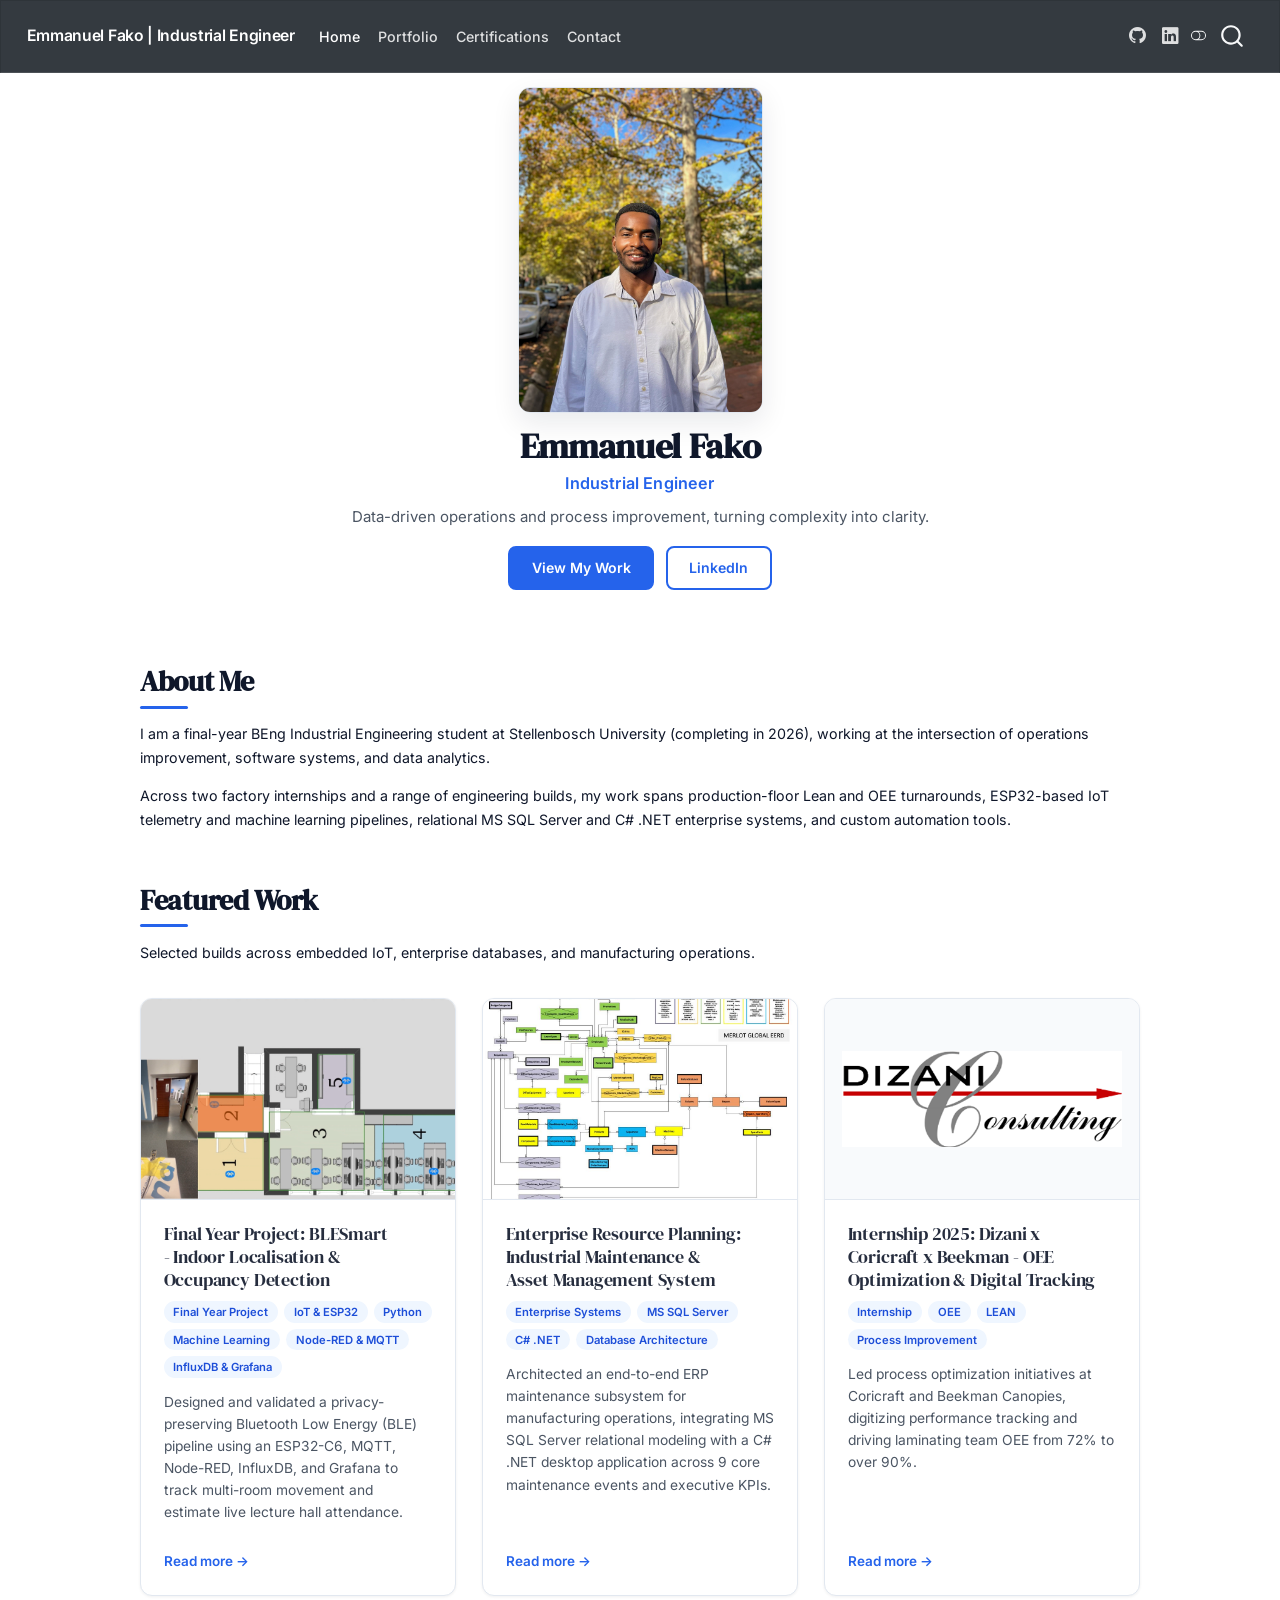
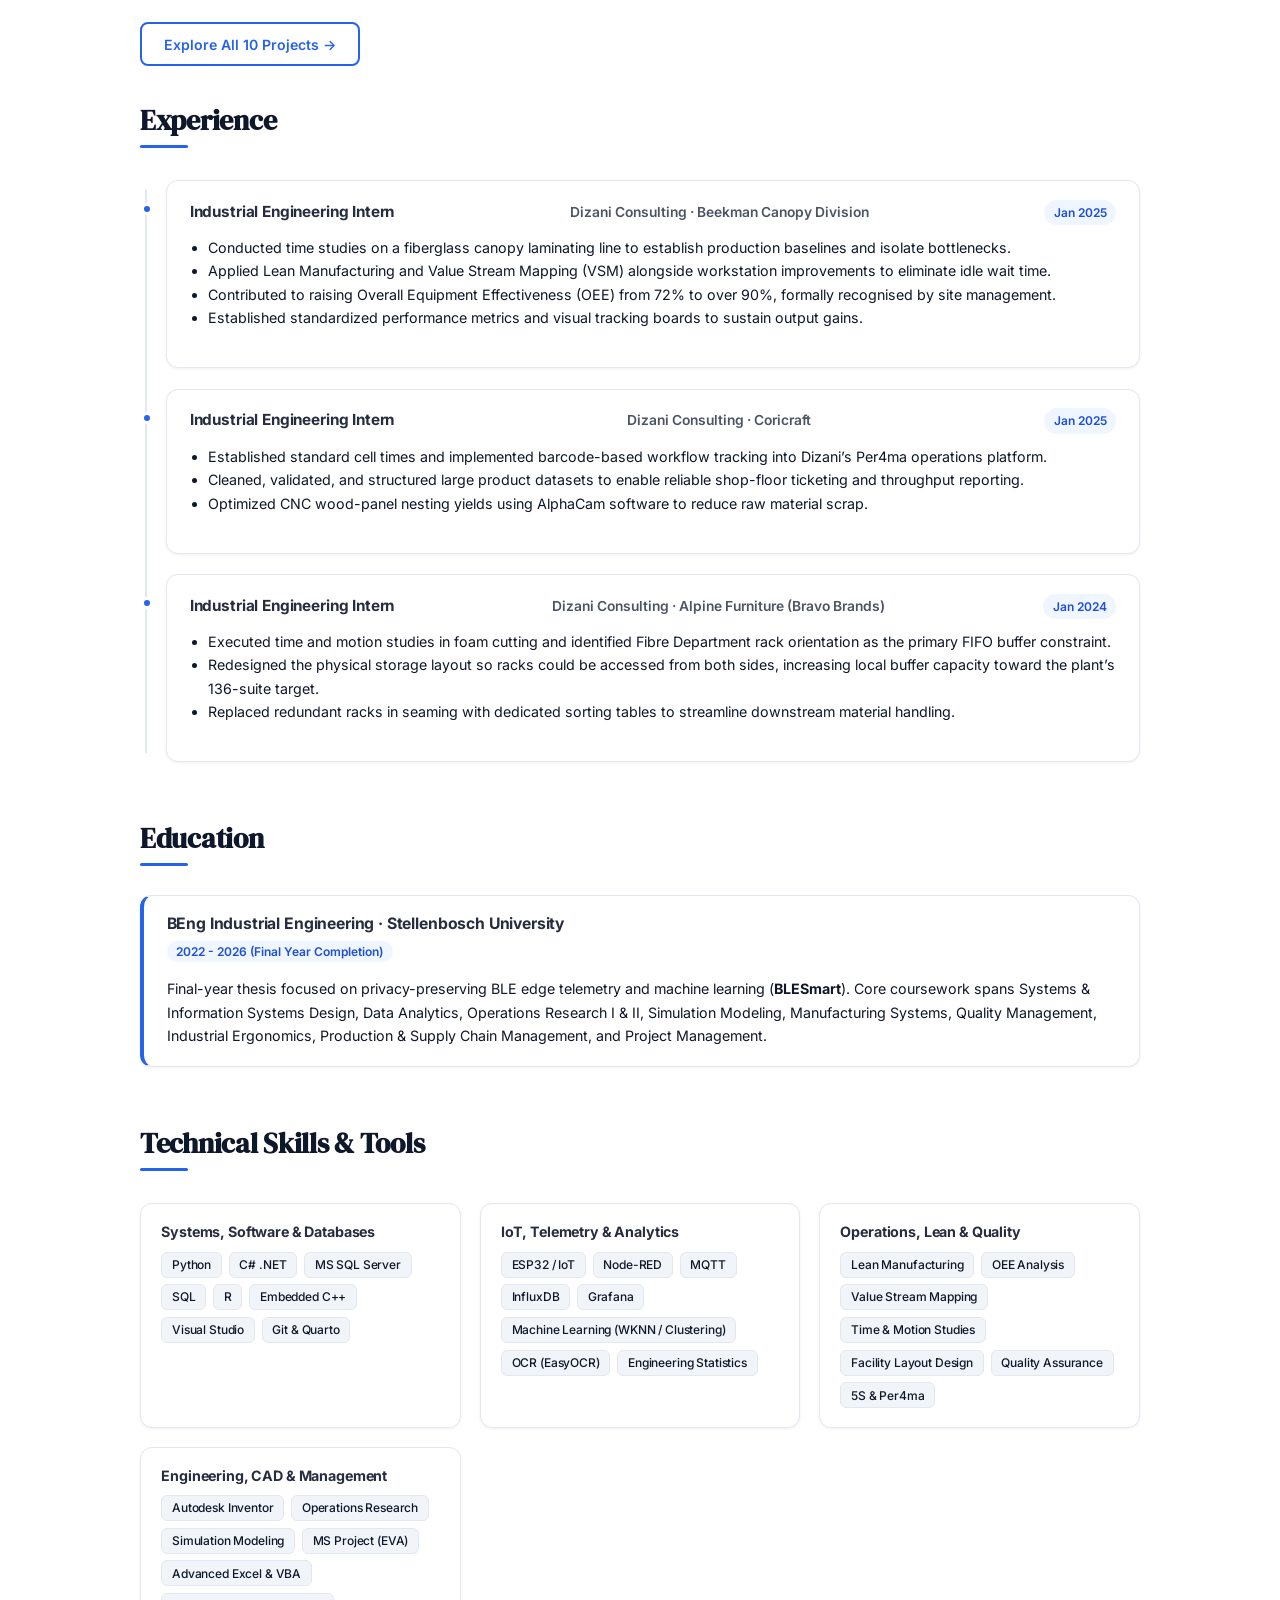
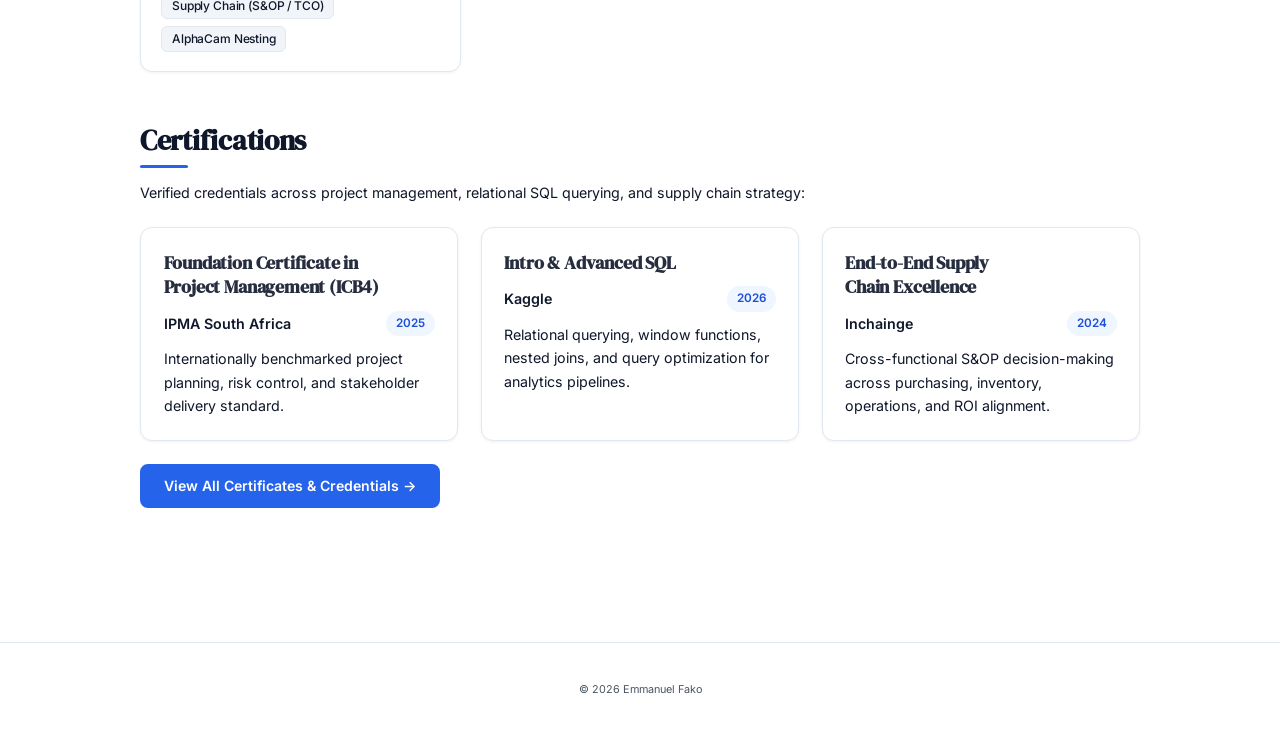
<file: index.html>
<!DOCTYPE html>
<html xmlns="http://www.w3.org/1999/xhtml" lang="en" xml:lang="en"><head>

<meta charset="utf-8">
<meta name="generator" content="quarto-1.9.38">

<meta name="viewport" content="width=device-width, initial-scale=1.0, user-scalable=yes">


<title>Emmanuel Fako | Industrial &amp; Systems Engineer – Emmanuel Fako | Industrial Engineer</title>
<style>
/* Default styles provided by pandoc.
** See https://pandoc.org/MANUAL.html#variables-for-html for config info.
*/
code{white-space: pre-wrap;}
span.smallcaps{font-variant: small-caps;}
div.columns{display: flex; gap: min(4vw, 1.5em);}
div.column{flex: auto; overflow-x: auto;}
div.hanging-indent{margin-left: 1.5em; text-indent: -1.5em;}
ul.task-list{list-style: none;}
ul.task-list li input[type="checkbox"] {
  width: 0.8em;
  margin: 0 0.8em 0.2em -1em; /* quarto-specific, see https://github.com/quarto-dev/quarto-cli/issues/4556 */ 
  vertical-align: middle;
}
</style>


<script src="site_libs/quarto-nav/quarto-nav.js"></script>
<script src="site_libs/quarto-nav/headroom.min.js"></script>
<script src="site_libs/clipboard/clipboard.min.js"></script>
<script src="site_libs/quarto-search/autocomplete.umd.js"></script>
<script src="site_libs/quarto-search/fuse.min.js"></script>
<script src="site_libs/quarto-search/quarto-search.js"></script>
<meta name="quarto:offset" content="./">
<link href=".//images/icon.png" rel="icon" type="image/png">
<script src="site_libs/quarto-html/quarto.js" type="module"></script>
<script src="site_libs/quarto-html/tabsets/tabsets.js" type="module"></script>
<script src="site_libs/quarto-html/popper.min.js"></script>
<script src="site_libs/quarto-html/tippy.umd.min.js"></script>
<script src="site_libs/quarto-html/anchor.min.js"></script>
<link href="site_libs/quarto-html/tippy.css" rel="stylesheet">
<link href="site_libs/quarto-html/quarto-syntax-highlighting-15634bcf2e68342d4ad2dfa704d543f6.css" rel="stylesheet" class="quarto-color-scheme" id="quarto-text-highlighting-styles">
<link href="site_libs/quarto-html/quarto-syntax-highlighting-dark-0a6b7249c26820e032cb0bd839ff02b1.css" rel="stylesheet" class="quarto-color-scheme quarto-color-alternate" id="quarto-text-highlighting-styles">
<link href="site_libs/quarto-html/quarto-syntax-highlighting-15634bcf2e68342d4ad2dfa704d543f6.css" rel="stylesheet" class="quarto-color-scheme-extra" id="quarto-text-highlighting-styles">
<script src="site_libs/bootstrap/bootstrap.min.js"></script>
<link href="site_libs/bootstrap/bootstrap-icons.css" rel="stylesheet">
<link href="site_libs/bootstrap/bootstrap-34383ab407711c9051ff0c8b9a65adc8.min.css" rel="stylesheet" append-hash="true" class="quarto-color-scheme" id="quarto-bootstrap" data-mode="light">
<link href="site_libs/bootstrap/bootstrap-dark-dfa25673fad92089dabd8dce756b1c84.min.css" rel="stylesheet" append-hash="true" class="quarto-color-scheme quarto-color-alternate" id="quarto-bootstrap" data-mode="dark">
<link href="site_libs/bootstrap/bootstrap-34383ab407711c9051ff0c8b9a65adc8.min.css" rel="stylesheet" append-hash="true" class="quarto-color-scheme-extra" id="quarto-bootstrap" data-mode="light">
<script src="site_libs/quarto-contrib/glightbox/glightbox.min.js"></script>
<link href="site_libs/quarto-contrib/glightbox/glightbox.min.css" rel="stylesheet">
<link href="site_libs/quarto-contrib/glightbox/lightbox.css" rel="stylesheet">
<script id="quarto-search-options" type="application/json">{
  "location": "navbar",
  "copy-button": false,
  "collapse-after": 3,
  "panel-placement": "end",
  "type": "overlay",
  "limit": 50,
  "keyboard-shortcut": [
    "f",
    "/",
    "s"
  ],
  "show-item-context": false,
  "language": {
    "search-no-results-text": "No results",
    "search-matching-documents-text": "matching documents",
    "search-copy-link-title": "Copy link to search",
    "search-hide-matches-text": "Hide additional matches",
    "search-more-match-text": "more match in this document",
    "search-more-matches-text": "more matches in this document",
    "search-clear-button-title": "Clear",
    "search-text-placeholder": "",
    "search-detached-cancel-button-title": "Cancel",
    "search-submit-button-title": "Submit",
    "search-label": "Search"
  }
}</script>
<style>html{ scroll-behavior: smooth; }</style>


<link rel="stylesheet" href="styles.css">
</head>

<body class="nav-fixed quarto-light"><script id="quarto-html-before-body" type="application/javascript">
    const toggleBodyColorMode = (bsSheetEl) => {
      const mode = bsSheetEl.getAttribute("data-mode");
      const bodyEl = window.document.querySelector("body");
      if (mode === "dark") {
        bodyEl.classList.add("quarto-dark");
        bodyEl.classList.remove("quarto-light");
      } else {
        bodyEl.classList.add("quarto-light");
        bodyEl.classList.remove("quarto-dark");
      }
    }
    const toggleBodyColorPrimary = () => {
      const bsSheetEl = window.document.querySelector("link#quarto-bootstrap:not([rel=disabled-stylesheet])");
      if (bsSheetEl) {
        toggleBodyColorMode(bsSheetEl);
      }
    }
    const setColorSchemeToggle = (alternate) => {
      const toggles = window.document.querySelectorAll('.quarto-color-scheme-toggle');
      for (let i=0; i < toggles.length; i++) {
        const toggle = toggles[i];
        if (toggle) {
          if (alternate) {
            toggle.classList.add("alternate");
          } else {
            toggle.classList.remove("alternate");
          }
        }
      }
    };
    const toggleColorMode = (alternate) => {
      // Switch the stylesheets
      const primaryStylesheets = window.document.querySelectorAll('link.quarto-color-scheme:not(.quarto-color-alternate)');
      const alternateStylesheets = window.document.querySelectorAll('link.quarto-color-scheme.quarto-color-alternate');
      manageTransitions('#quarto-margin-sidebar .nav-link', false);
      if (alternate) {
        // note: dark is layered on light, we don't disable primary!
        enableStylesheet(alternateStylesheets);
        for (const sheetNode of alternateStylesheets) {
          if (sheetNode.id === "quarto-bootstrap") {
            toggleBodyColorMode(sheetNode);
          }
        }
      } else {
        disableStylesheet(alternateStylesheets);
        enableStylesheet(primaryStylesheets)
        toggleBodyColorPrimary();
      }
      manageTransitions('#quarto-margin-sidebar .nav-link', true);
      // Switch the toggles
      setColorSchemeToggle(alternate)
      // Hack to workaround the fact that safari doesn't
      // properly recolor the scrollbar when toggling (#1455)
      if (navigator.userAgent.indexOf('Safari') > 0 && navigator.userAgent.indexOf('Chrome') == -1) {
        manageTransitions("body", false);
        window.scrollTo(0, 1);
        setTimeout(() => {
          window.scrollTo(0, 0);
          manageTransitions("body", true);
        }, 40);
      }
    }
    const disableStylesheet = (stylesheets) => {
      for (let i=0; i < stylesheets.length; i++) {
        const stylesheet = stylesheets[i];
        stylesheet.rel = 'disabled-stylesheet';
      }
    }
    const enableStylesheet = (stylesheets) => {
      for (let i=0; i < stylesheets.length; i++) {
        const stylesheet = stylesheets[i];
        if(stylesheet.rel !== 'stylesheet') { // for Chrome, which will still FOUC without this check
          stylesheet.rel = 'stylesheet';
        }
      }
    }
    const manageTransitions = (selector, allowTransitions) => {
      const els = window.document.querySelectorAll(selector);
      for (let i=0; i < els.length; i++) {
        const el = els[i];
        if (allowTransitions) {
          el.classList.remove('notransition');
        } else {
          el.classList.add('notransition');
        }
      }
    }
    const isFileUrl = () => {
      return window.location.protocol === 'file:';
    }
    const hasAlternateSentinel = () => {
      let styleSentinel = getColorSchemeSentinel();
      if (styleSentinel !== null) {
        return styleSentinel === "alternate";
      } else {
        return false;
      }
    }
    const setStyleSentinel = (alternate) => {
      const value = alternate ? "alternate" : "default";
      if (!isFileUrl()) {
        window.localStorage.setItem("quarto-color-scheme", value);
      } else {
        localAlternateSentinel = value;
      }
    }
    const getColorSchemeSentinel = () => {
      if (!isFileUrl()) {
        const storageValue = window.localStorage.getItem("quarto-color-scheme");
        return storageValue != null ? storageValue : localAlternateSentinel;
      } else {
        return localAlternateSentinel;
      }
    }
    const toggleGiscusIfUsed = (isAlternate, darkModeDefault) => {
      const baseTheme = document.querySelector('#giscus-base-theme')?.value ?? 'light';
      const alternateTheme = document.querySelector('#giscus-alt-theme')?.value ?? 'dark';
      let newTheme = '';
      if(authorPrefersDark) {
        newTheme = isAlternate ? baseTheme : alternateTheme;
      } else {
        newTheme = isAlternate ? alternateTheme : baseTheme;
      }
      const changeGiscusTheme = () => {
        // From: https://github.com/giscus/giscus/issues/336
        const sendMessage = (message) => {
          const iframe = document.querySelector('iframe.giscus-frame');
          if (!iframe) return;
          iframe.contentWindow.postMessage({ giscus: message }, 'https://giscus.app');
        }
        sendMessage({
          setConfig: {
            theme: newTheme
          }
        });
      }
      const isGiscussLoaded = window.document.querySelector('iframe.giscus-frame') !== null;
      if (isGiscussLoaded) {
        changeGiscusTheme();
      }
    };
    const authorPrefersDark = false;
    const darkModeDefault = authorPrefersDark;
      document.querySelector('link#quarto-text-highlighting-styles.quarto-color-scheme-extra').rel = 'disabled-stylesheet';
      document.querySelector('link#quarto-bootstrap.quarto-color-scheme-extra').rel = 'disabled-stylesheet';
    let localAlternateSentinel = darkModeDefault ? 'alternate' : 'default';
    // Dark / light mode switch
    window.quartoToggleColorScheme = () => {
      // Read the current dark / light value
      let toAlternate = !hasAlternateSentinel();
      toggleColorMode(toAlternate);
      setStyleSentinel(toAlternate);
      toggleGiscusIfUsed(toAlternate, darkModeDefault);
      window.dispatchEvent(new Event('resize'));
    };
    // Switch to dark mode if need be
    if (hasAlternateSentinel()) {
      toggleColorMode(true);
    } else {
      toggleColorMode(false);
    }
  </script>

<div id="quarto-search-results"></div>
  <header id="quarto-header" class="headroom fixed-top">
    <nav class="navbar navbar-expand-lg " data-bs-theme="dark">
      <div class="navbar-container container-fluid">
      <div class="navbar-brand-container mx-auto">
    <a class="navbar-brand" href="./index.html">
    <span class="navbar-title">Emmanuel Fako | Industrial Engineer</span>
    </a>
  </div>
            <div id="quarto-search" class="" title="Search"></div>
          <button class="navbar-toggler" type="button" data-bs-toggle="collapse" data-bs-target="#navbarCollapse" aria-controls="navbarCollapse" role="menu" aria-expanded="false" aria-label="Toggle navigation" onclick="if (window.quartoToggleHeadroom) { window.quartoToggleHeadroom(); }">
  <span class="navbar-toggler-icon"></span>
</button>
          <div class="collapse navbar-collapse" id="navbarCollapse">
            <ul class="navbar-nav navbar-nav-scroll me-auto">
  <li class="nav-item">
    <a class="nav-link active" href="./index.html" aria-current="page"> 
<span class="menu-text">Home</span></a>
  </li>  
  <li class="nav-item">
    <a class="nav-link" href="./portfolio.html"> 
<span class="menu-text">Portfolio</span></a>
  </li>  
  <li class="nav-item">
    <a class="nav-link" href="./certifications.html"> 
<span class="menu-text">Certifications</span></a>
  </li>  
  <li class="nav-item">
    <a class="nav-link" href="./contact.html"> 
<span class="menu-text">Contact</span></a>
  </li>  
</ul>
            <ul class="navbar-nav navbar-nav-scroll ms-auto">
  <li class="nav-item compact">
    <a class="nav-link" href="https://github.com/Eman-tron"> <i class="bi bi-github" role="img" aria-label="GitHub">
</i> 
<span class="menu-text"></span></a>
  </li>  
  <li class="nav-item compact">
    <a class="nav-link" href="https://linkedin.com/in/emmanuel-fako-773180364"> <i class="bi bi-linkedin" role="img" aria-label="LinkedIn">
</i> 
<span class="menu-text"></span></a>
  </li>  
</ul>
          </div> <!-- /navcollapse -->
            <div class="quarto-navbar-tools">
  <a href="" class="quarto-color-scheme-toggle quarto-navigation-tool  px-1" onclick="window.quartoToggleColorScheme(); return false;" title="Toggle dark mode"><i class="bi"></i></a>
</div>
      </div> <!-- /container-fluid -->
    </nav>
</header>
<!-- content -->
<div id="quarto-content" class="quarto-container page-columns page-rows-contents page-layout-full page-navbar">
<!-- sidebar -->
<!-- margin-sidebar -->
    
<!-- main -->
<main class="content column-page" id="quarto-document-content"><header id="title-block-header" class="quarto-title-block"></header>





<div class="hero">
<p><a href="images/me.JPG" class="lightbox" data-gallery="quarto-lightbox-gallery-1"><img src="images/me.JPG" class="profile-pic img-fluid"></a></p>
<section id="emmanuel-fako" class="level1">
<h1>Emmanuel Fako</h1>
<p>Industrial Engineer</p>
<div class="subtitle">
<p>Data-driven operations and process improvement, turning complexity into clarity.</p>
</div>
<div class="hero-actions">
<p><a href="./portfolio.html" class="btn-primary">View My Work</a> <a href="https://linkedin.com/in/emmanuel-fako-773180364" class="btn-secondary">LinkedIn</a></p>
</div>
</section>
</div>
<section>
<section id="about-me" class="level2 section-title">
<h2 class="section-title anchored" data-anchor-id="about-me">About Me</h2>
<p>I am a final-year BEng Industrial Engineering student at Stellenbosch University (completing in 2026), working at the intersection of operations improvement, software systems, and data analytics.</p>
<p>Across two factory internships and a range of engineering builds, my work spans production-floor Lean and OEE turnarounds, ESP32-based IoT telemetry and machine learning pipelines, relational MS SQL Server and C# .NET enterprise systems, and custom automation tools.</p>
</section>
<section id="featured-work" class="level2 section-title">
<h2 class="section-title anchored" data-anchor-id="featured-work">Featured Work</h2>
<p>Selected builds across embedded IoT, enterprise databases, and manufacturing operations.</p>
<div class="featured-grid">
<div class="project-card">
<div class="quarto-figure quarto-figure-center">
<figure class="figure">
<p><img src="images/blesmart/walkthrough.jpg" class="img-fluid figure-img"></p>
<figcaption>BLESmart Indoor Localisation and Occupancy Detection</figcaption>
</figure>
</div>
<section id="final-year-project-blesmart---indoor-localisation-occupancy-detection" class="level3 project-card-body">
<h3 class="anchored" data-anchor-id="final-year-project-blesmart---indoor-localisation-occupancy-detection"><a href="./projects/blesmart.html">Final Year Project: BLESmart - Indoor Localisation &amp; Occupancy Detection</a></h3>
<div class="project-tags">
<p><span class="tag">Final Year Project</span> <span class="tag">IoT &amp; ESP32</span> <span class="tag">Python</span> <span class="tag">Machine Learning</span> <span class="tag">Node-RED &amp; MQTT</span> <span class="tag">InfluxDB &amp; Grafana</span></p>
</div>
<p>Designed and validated a privacy-preserving Bluetooth Low Energy (BLE) pipeline using an ESP32-C6, MQTT, Node-RED, InfluxDB, and Grafana to track multi-room movement and estimate live lecture hall attendance.</p>
<p><a href="./projects/blesmart.html" class="project-link">Read more →</a></p>
</section>
</div>
<div class="project-card">
<div class="quarto-figure quarto-figure-center">
<figure class="figure">
<p><img src="images/erp_eerd.png" class="img-fluid figure-img"></p>
<figcaption>Enterprise Maintenance ERP System EERD</figcaption>
</figure>
</div>
<section id="enterprise-resource-planning-industrial-maintenance-asset-management-system" class="level3 project-card-body">
<h3 class="anchored" data-anchor-id="enterprise-resource-planning-industrial-maintenance-asset-management-system"><a href="./projects/maintenance-erp.html">Enterprise Resource Planning: Industrial Maintenance &amp; Asset Management System</a></h3>
<div class="project-tags">
<p><span class="tag">Enterprise Systems</span> <span class="tag">MS SQL Server</span> <span class="tag">C# .NET</span> <span class="tag">Database Architecture</span></p>
</div>
<p>Architected an end-to-end ERP maintenance subsystem for manufacturing operations, integrating MS SQL Server relational modeling with a C# .NET desktop application across 9 core maintenance events and executive KPIs.</p>
<p><a href="./projects/maintenance-erp.html" class="project-link">Read more →</a></p>
</section>
</div>
<div class="project-card">
<div class="quarto-figure quarto-figure-center">
<figure class="figure">
<p><img src="images/dizani.png" class="img-fluid figure-img"></p>
<figcaption>OEE Optimization</figcaption>
</figure>
</div>
<section id="internship-2025-dizani-x-coricraft-x-beekman---oee-optimization-digital-tracking" class="level3 project-card-body">
<h3 class="anchored" data-anchor-id="internship-2025-dizani-x-coricraft-x-beekman---oee-optimization-digital-tracking"><a href="./projects/dizani-2025.html">Internship 2025: Dizani x Coricraft x Beekman - OEE Optimization &amp; Digital Tracking</a></h3>
<div class="project-tags">
<p><span class="tag">Internship</span> <span class="tag">OEE</span> <span class="tag">LEAN</span> <span class="tag">Process Improvement</span></p>
</div>
<p>Led process optimization initiatives at Coricraft and Beekman Canopies, digitizing performance tracking and driving laminating team OEE from 72% to over 90%.</p>
<p><a href="./projects/dizani-2025.html" class="project-link">Read more →</a></p>
</section>
</div>
</div>
<div class="btn-row">
<p><a href="./portfolio.html" class="btn-secondary">Explore All 10 Projects →</a></p>
</div>
</section>
<section id="experience" class="level2 section-title">
<h2 class="section-title anchored" data-anchor-id="experience">Experience</h2>
<div class="timeline">
<div class="timeline-item">
<section id="industrial-engineering-intern" class="level3 timeline-header">
<h3 class="anchored" data-anchor-id="industrial-engineering-intern">Industrial Engineering Intern</h3>
<p><span class="timeline-org">Dizani Consulting · Beekman Canopy Division</span> <span class="timeline-date">Jan 2025</span></p>
</section>
<ul>
<li>Conducted time studies on a fiberglass canopy laminating line to establish production baselines and isolate bottlenecks.</li>
<li>Applied Lean Manufacturing and Value Stream Mapping (VSM) alongside workstation improvements to eliminate idle wait time.</li>
<li>Contributed to raising Overall Equipment Effectiveness (OEE) from 72% to over 90%, formally recognised by site management.</li>
<li>Established standardized performance metrics and visual tracking boards to sustain output gains.</li>
</ul>
</div>
<div class="timeline-item">
<section id="industrial-engineering-intern-1" class="level3 timeline-header">
<h3 class="anchored" data-anchor-id="industrial-engineering-intern-1">Industrial Engineering Intern</h3>
<p><span class="timeline-org">Dizani Consulting · Coricraft</span> <span class="timeline-date">Jan 2025</span></p>
</section>
<ul>
<li>Established standard cell times and implemented barcode-based workflow tracking into Dizani’s Per4ma operations platform.</li>
<li>Cleaned, validated, and structured large product datasets to enable reliable shop-floor ticketing and throughput reporting.</li>
<li>Optimized CNC wood-panel nesting yields using AlphaCam software to reduce raw material scrap.</li>
</ul>
</div>
<div class="timeline-item">
<section id="industrial-engineering-intern-2" class="level3 timeline-header">
<h3 class="anchored" data-anchor-id="industrial-engineering-intern-2">Industrial Engineering Intern</h3>
<p><span class="timeline-org">Dizani Consulting · Alpine Furniture (Bravo Brands)</span> <span class="timeline-date">Jan 2024</span></p>
</section>
<ul>
<li>Executed time and motion studies in foam cutting and identified Fibre Department rack orientation as the primary FIFO buffer constraint.</li>
<li>Redesigned the physical storage layout so racks could be accessed from both sides, increasing local buffer capacity toward the plant’s 136-suite target.</li>
<li>Replaced redundant racks in seaming with dedicated sorting tables to streamline downstream material handling.</li>
</ul>
</div>
</div>
</section>
<section id="education" class="level2 section-title">
<h2 class="section-title anchored" data-anchor-id="education">Education</h2>
<section id="beng-industrial-engineering-stellenbosch-university" class="level3 edu-card">
<h3 class="anchored" data-anchor-id="beng-industrial-engineering-stellenbosch-university">BEng Industrial Engineering · Stellenbosch University</h3>
<p><span class="timeline-date">2022 - 2026 (Final Year Completion)</span></p>
<p>Final-year thesis focused on privacy-preserving BLE edge telemetry and machine learning (<strong>BLESmart</strong>). Core coursework spans Systems &amp; Information Systems Design, Data Analytics, Operations Research I &amp; II, Simulation Modeling, Manufacturing Systems, Quality Management, Industrial Ergonomics, Production &amp; Supply Chain Management, and Project Management.</p>
</section>
</section>
<section id="technical-skills-tools" class="level2 section-title">
<h2 class="section-title anchored" data-anchor-id="technical-skills-tools">Technical Skills &amp; Tools</h2>
<div class="skills-grid">
<section id="systems-software-databases" class="level3 skill-card-title skill-card">
<h3 class="skill-card-title anchored" data-anchor-id="systems-software-databases">Systems, Software &amp; Databases</h3>
<div class="skill-tags">
<p><span class="skill-tag">Python</span> <span class="skill-tag">C# .NET</span> <span class="skill-tag">MS SQL Server</span> <span class="skill-tag">SQL</span> <span class="skill-tag">R</span> <span class="skill-tag">Embedded C++</span> <span class="skill-tag">Visual Studio</span> <span class="skill-tag">Git &amp; Quarto</span></p>
</div>
</section>
<section id="iot-telemetry-analytics" class="level3 skill-card-title skill-card">
<h3 class="skill-card-title anchored" data-anchor-id="iot-telemetry-analytics">IoT, Telemetry &amp; Analytics</h3>
<div class="skill-tags">
<p><span class="skill-tag">ESP32 / IoT</span> <span class="skill-tag">Node-RED</span> <span class="skill-tag">MQTT</span> <span class="skill-tag">InfluxDB</span> <span class="skill-tag">Grafana</span> <span class="skill-tag">Machine Learning (WKNN / Clustering)</span> <span class="skill-tag">OCR (EasyOCR)</span> <span class="skill-tag">Engineering Statistics</span></p>
</div>
</section>
<section id="operations-lean-quality" class="level3 skill-card-title skill-card">
<h3 class="skill-card-title anchored" data-anchor-id="operations-lean-quality">Operations, Lean &amp; Quality</h3>
<div class="skill-tags">
<p><span class="skill-tag">Lean Manufacturing</span> <span class="skill-tag">OEE Analysis</span> <span class="skill-tag">Value Stream Mapping</span> <span class="skill-tag">Time &amp; Motion Studies</span> <span class="skill-tag">Facility Layout Design</span> <span class="skill-tag">Quality Assurance</span> <span class="skill-tag">5S &amp; Per4ma</span></p>
</div>
</section>
<section id="engineering-cad-management" class="level3 skill-card-title skill-card">
<h3 class="skill-card-title anchored" data-anchor-id="engineering-cad-management">Engineering, CAD &amp; Management</h3>
<div class="skill-tags">
<p><span class="skill-tag">Autodesk Inventor</span> <span class="skill-tag">Operations Research</span> <span class="skill-tag">Simulation Modeling</span> <span class="skill-tag">MS Project (EVA)</span> <span class="skill-tag">Advanced Excel &amp; VBA</span> <span class="skill-tag">Supply Chain (S&amp;OP / TCO)</span> <span class="skill-tag">AlphaCam Nesting</span></p>
</div>
</section>
</div>
</section>
<section id="certifications" class="level2 section-title">
<h2 class="section-title anchored" data-anchor-id="certifications">Certifications</h2>
<p>Verified credentials across project management, relational SQL querying, and supply chain strategy:</p>
<div class="cert-grid">
<section id="foundation-certificate-in-project-management-icb4" class="level3 cert-card">
<h3 class="anchored" data-anchor-id="foundation-certificate-in-project-management-icb4">Foundation Certificate in Project Management (ICB4)</h3>
<div class="cert-meta">
<p><span class="cert-issuer">IPMA South Africa</span> <span class="cert-year">2025</span></p>
</div>
<p>Internationally benchmarked project planning, risk control, and stakeholder delivery standard.</p>
</section>
<section id="intro-advanced-sql" class="level3 cert-card">
<h3 class="anchored" data-anchor-id="intro-advanced-sql">Intro &amp; Advanced SQL</h3>
<div class="cert-meta">
<p><span class="cert-issuer">Kaggle</span> <span class="cert-year">2026</span></p>
</div>
<p>Relational querying, window functions, nested joins, and query optimization for analytics pipelines.</p>
</section>
<section id="end-to-end-supply-chain-excellence" class="level3 cert-card">
<h3 class="anchored" data-anchor-id="end-to-end-supply-chain-excellence">End-to-End Supply Chain Excellence</h3>
<div class="cert-meta">
<p><span class="cert-issuer">Inchainge</span> <span class="cert-year">2024</span></p>
</div>
<p>Cross-functional S&amp;OP decision-making across purchasing, inventory, operations, and ROI alignment.</p>
</section>
</div>
<div class="btn-row" style="margin-top: 1.5rem;">
<p><a href="./certifications.html" class="btn-primary">View All Certificates &amp; Credentials →</a></p>
</div>
</section>
</section>



</main> <!-- /main -->
<script id="quarto-html-after-body" type="application/javascript">
  window.document.addEventListener("DOMContentLoaded", function (event) {
    // Ensure there is a toggle, if there isn't float one in the top right
    if (window.document.querySelector('.quarto-color-scheme-toggle') === null) {
      const a = window.document.createElement('a');
      a.classList.add('top-right');
      a.classList.add('quarto-color-scheme-toggle');
      a.href = "";
      a.onclick = function() { try { window.quartoToggleColorScheme(); } catch {} return false; };
      const i = window.document.createElement("i");
      i.classList.add('bi');
      a.appendChild(i);
      window.document.body.appendChild(a);
    }
    setColorSchemeToggle(hasAlternateSentinel())
    const icon = "";
    const anchorJS = new window.AnchorJS();
    anchorJS.options = {
      placement: 'right',
      icon: icon
    };
    anchorJS.add('.anchored');
    const isCodeAnnotation = (el) => {
      for (const clz of el.classList) {
        if (clz.startsWith('code-annotation-')) {                     
          return true;
        }
      }
      return false;
    }
    const onCopySuccess = function(e) {
      // button target
      const button = e.trigger;
      // don't keep focus
      button.blur();
      // flash "checked"
      button.classList.add('code-copy-button-checked');
      var currentTitle = button.getAttribute("title");
      button.setAttribute("title", "Copied!");
      let tooltip;
      if (window.bootstrap) {
        button.setAttribute("data-bs-toggle", "tooltip");
        button.setAttribute("data-bs-placement", "left");
        button.setAttribute("data-bs-title", "Copied!");
        tooltip = new bootstrap.Tooltip(button, 
          { trigger: "manual", 
            customClass: "code-copy-button-tooltip",
            offset: [0, -8]});
        tooltip.show();    
      }
      setTimeout(function() {
        if (tooltip) {
          tooltip.hide();
          button.removeAttribute("data-bs-title");
          button.removeAttribute("data-bs-toggle");
          button.removeAttribute("data-bs-placement");
        }
        button.setAttribute("title", currentTitle);
        button.classList.remove('code-copy-button-checked');
      }, 1000);
      // clear code selection
      e.clearSelection();
    }
    const getTextToCopy = function(trigger) {
      const outerScaffold = trigger.parentElement.cloneNode(true);
      const codeEl = outerScaffold.querySelector('code');
      for (const childEl of codeEl.children) {
        if (isCodeAnnotation(childEl)) {
          childEl.remove();
        }
      }
      return codeEl.innerText;
    }
    const clipboard = new window.ClipboardJS('.code-copy-button:not([data-in-quarto-modal])', {
      text: getTextToCopy
    });
    clipboard.on('success', onCopySuccess);
    if (window.document.getElementById('quarto-embedded-source-code-modal')) {
      const clipboardModal = new window.ClipboardJS('.code-copy-button[data-in-quarto-modal]', {
        text: getTextToCopy,
        container: window.document.getElementById('quarto-embedded-source-code-modal')
      });
      clipboardModal.on('success', onCopySuccess);
    }
      var localhostRegex = new RegExp(/^(?:http|https):\/\/localhost\:?[0-9]*\//);
      var mailtoRegex = new RegExp(/^mailto:/);
        var filterRegex = new RegExp("^(?:http:|https:)\/\/(?:eman-tron\.github\.io|Eman-tron\.github\.io|localhost|127\.0\.0\.1)");
      var isInternal = (href) => {
          return filterRegex.test(href) || localhostRegex.test(href) || mailtoRegex.test(href);
      }
      // Inspect non-navigation links and adorn them if external
     var links = window.document.querySelectorAll('a[href]:not(.nav-link):not(.navbar-brand):not(.toc-action):not(.sidebar-link):not(.sidebar-item-toggle):not(.pagination-link):not(.no-external):not([aria-hidden]):not(.dropdown-item):not(.quarto-navigation-tool):not(.about-link)');
      for (var i=0; i<links.length; i++) {
        const link = links[i];
        if (!isInternal(link.href)) {
          // undo the damage that might have been done by quarto-nav.js in the case of
          // links that we want to consider external
          if (link.dataset.originalHref !== undefined) {
            link.href = link.dataset.originalHref;
          }
            // target, if specified
            link.setAttribute("target", "_blank");
            if (link.getAttribute("rel") === null) {
              link.setAttribute("rel", "noopener");
            }
        }
      }
    function tippyHover(el, contentFn, onTriggerFn, onUntriggerFn) {
      const config = {
        allowHTML: true,
        maxWidth: 500,
        delay: 100,
        arrow: false,
        appendTo: function(el) {
            return el.parentElement;
        },
        interactive: true,
        interactiveBorder: 10,
        theme: 'quarto',
        placement: 'bottom-start',
      };
      if (contentFn) {
        config.content = contentFn;
      }
      if (onTriggerFn) {
        config.onTrigger = onTriggerFn;
      }
      if (onUntriggerFn) {
        config.onUntrigger = onUntriggerFn;
      }
      window.tippy(el, config); 
    }
    const noterefs = window.document.querySelectorAll('a[role="doc-noteref"]');
    for (var i=0; i<noterefs.length; i++) {
      const ref = noterefs[i];
      tippyHover(ref, function() {
        // use id or data attribute instead here
        let href = ref.getAttribute('data-footnote-href') || ref.getAttribute('href');
        try { href = new URL(href).hash; } catch {}
        const id = href.replace(/^#\/?/, "");
        const note = window.document.getElementById(id);
        if (note) {
          return note.innerHTML;
        } else {
          return "";
        }
      });
    }
    const xrefs = window.document.querySelectorAll('a.quarto-xref');
    const processXRef = (id, note) => {
      // Strip column container classes
      const stripColumnClz = (el) => {
        el.classList.remove("page-full", "page-columns");
        if (el.children) {
          for (const child of el.children) {
            stripColumnClz(child);
          }
        }
      }
      stripColumnClz(note)
      if (id === null || id.startsWith('sec-')) {
        // Special case sections, only their first couple elements
        const container = document.createElement("div");
        if (note.children && note.children.length > 2) {
          container.appendChild(note.children[0].cloneNode(true));
          for (let i = 1; i < note.children.length; i++) {
            const child = note.children[i];
            if (child.tagName === "P" && child.innerText === "") {
              continue;
            } else {
              container.appendChild(child.cloneNode(true));
              break;
            }
          }
          if (window.Quarto?.typesetMath) {
            window.Quarto.typesetMath(container);
          }
          return container.innerHTML
        } else {
          if (window.Quarto?.typesetMath) {
            window.Quarto.typesetMath(note);
          }
          return note.innerHTML;
        }
      } else {
        // Remove any anchor links if they are present
        const anchorLink = note.querySelector('a.anchorjs-link');
        if (anchorLink) {
          anchorLink.remove();
        }
        if (window.Quarto?.typesetMath) {
          window.Quarto.typesetMath(note);
        }
        if (note.classList.contains("callout")) {
          return note.outerHTML;
        } else {
          return note.innerHTML;
        }
      }
    }
    for (var i=0; i<xrefs.length; i++) {
      const xref = xrefs[i];
      tippyHover(xref, undefined, function(instance) {
        instance.disable();
        let url = xref.getAttribute('href');
        let hash = undefined; 
        if (url.startsWith('#')) {
          hash = url;
        } else {
          try { hash = new URL(url).hash; } catch {}
        }
        if (hash) {
          const id = hash.replace(/^#\/?/, "");
          const note = window.document.getElementById(id);
          if (note !== null) {
            try {
              const html = processXRef(id, note.cloneNode(true));
              instance.setContent(html);
            } finally {
              instance.enable();
              instance.show();
            }
          } else {
            // See if we can fetch this
            fetch(url.split('#')[0])
            .then(res => res.text())
            .then(html => {
              const parser = new DOMParser();
              const htmlDoc = parser.parseFromString(html, "text/html");
              const note = htmlDoc.getElementById(id);
              if (note !== null) {
                const html = processXRef(id, note);
                instance.setContent(html);
              } 
            }).finally(() => {
              instance.enable();
              instance.show();
            });
          }
        } else {
          // See if we can fetch a full url (with no hash to target)
          // This is a special case and we should probably do some content thinning / targeting
          fetch(url)
          .then(res => res.text())
          .then(html => {
            const parser = new DOMParser();
            const htmlDoc = parser.parseFromString(html, "text/html");
            const note = htmlDoc.querySelector('main.content');
            if (note !== null) {
              // This should only happen for chapter cross references
              // (since there is no id in the URL)
              // remove the first header
              if (note.children.length > 0 && note.children[0].tagName === "HEADER") {
                note.children[0].remove();
              }
              const html = processXRef(null, note);
              instance.setContent(html);
            } 
          }).finally(() => {
            instance.enable();
            instance.show();
          });
        }
      }, function(instance) {
      });
    }
        let selectedAnnoteEl;
        const selectorForAnnotation = ( cell, annotation) => {
          let cellAttr = 'data-code-cell="' + cell + '"';
          let lineAttr = 'data-code-annotation="' +  annotation + '"';
          const selector = 'span[' + cellAttr + '][' + lineAttr + ']';
          return selector;
        }
        const selectCodeLines = (annoteEl) => {
          const doc = window.document;
          const targetCell = annoteEl.getAttribute("data-target-cell");
          const targetAnnotation = annoteEl.getAttribute("data-target-annotation");
          const annoteSpan = window.document.querySelector(selectorForAnnotation(targetCell, targetAnnotation));
          const lines = annoteSpan.getAttribute("data-code-lines").split(",");
          const lineIds = lines.map((line) => {
            return targetCell + "-" + line;
          })
          let top = null;
          let height = null;
          let parent = null;
          if (lineIds.length > 0) {
              //compute the position of the single el (top and bottom and make a div)
              const el = window.document.getElementById(lineIds[0]);
              top = el.offsetTop;
              height = el.offsetHeight;
              parent = el.parentElement.parentElement;
            if (lineIds.length > 1) {
              const lastEl = window.document.getElementById(lineIds[lineIds.length - 1]);
              const bottom = lastEl.offsetTop + lastEl.offsetHeight;
              height = bottom - top;
            }
            if (top !== null && height !== null && parent !== null) {
              // cook up a div (if necessary) and position it 
              let div = window.document.getElementById("code-annotation-line-highlight");
              if (div === null) {
                div = window.document.createElement("div");
                div.setAttribute("id", "code-annotation-line-highlight");
                div.style.position = 'absolute';
                parent.appendChild(div);
              }
              div.style.top = top - 2 + "px";
              div.style.height = height + 4 + "px";
              div.style.left = 0;
              let gutterDiv = window.document.getElementById("code-annotation-line-highlight-gutter");
              if (gutterDiv === null) {
                gutterDiv = window.document.createElement("div");
                gutterDiv.setAttribute("id", "code-annotation-line-highlight-gutter");
                gutterDiv.style.position = 'absolute';
                const codeCell = window.document.getElementById(targetCell);
                const gutter = codeCell.querySelector('.code-annotation-gutter');
                gutter.appendChild(gutterDiv);
              }
              gutterDiv.style.top = top - 2 + "px";
              gutterDiv.style.height = height + 4 + "px";
            }
            selectedAnnoteEl = annoteEl;
          }
        };
        const unselectCodeLines = () => {
          const elementsIds = ["code-annotation-line-highlight", "code-annotation-line-highlight-gutter"];
          elementsIds.forEach((elId) => {
            const div = window.document.getElementById(elId);
            if (div) {
              div.remove();
            }
          });
          selectedAnnoteEl = undefined;
        };
          // Handle positioning of the toggle
      window.addEventListener(
        "resize",
        throttle(() => {
          elRect = undefined;
          if (selectedAnnoteEl) {
            selectCodeLines(selectedAnnoteEl);
          }
        }, 10)
      );
      function throttle(fn, ms) {
      let throttle = false;
      let timer;
        return (...args) => {
          if(!throttle) { // first call gets through
              fn.apply(this, args);
              throttle = true;
          } else { // all the others get throttled
              if(timer) clearTimeout(timer); // cancel #2
              timer = setTimeout(() => {
                fn.apply(this, args);
                timer = throttle = false;
              }, ms);
          }
        };
      }
        // Attach click handler to the DT
        const annoteDls = window.document.querySelectorAll('dt[data-target-cell]');
        for (const annoteDlNode of annoteDls) {
          annoteDlNode.addEventListener('click', (event) => {
            const clickedEl = event.target;
            if (clickedEl !== selectedAnnoteEl) {
              unselectCodeLines();
              const activeEl = window.document.querySelector('dt[data-target-cell].code-annotation-active');
              if (activeEl) {
                activeEl.classList.remove('code-annotation-active');
              }
              selectCodeLines(clickedEl);
              clickedEl.classList.add('code-annotation-active');
            } else {
              // Unselect the line
              unselectCodeLines();
              clickedEl.classList.remove('code-annotation-active');
            }
          });
        }
    const findCites = (el) => {
      const parentEl = el.parentElement;
      if (parentEl) {
        const cites = parentEl.dataset.cites;
        if (cites) {
          return {
            el,
            cites: cites.split(' ')
          };
        } else {
          return findCites(el.parentElement)
        }
      } else {
        return undefined;
      }
    };
    var bibliorefs = window.document.querySelectorAll('a[role="doc-biblioref"]');
    for (var i=0; i<bibliorefs.length; i++) {
      const ref = bibliorefs[i];
      const citeInfo = findCites(ref);
      if (citeInfo) {
        tippyHover(citeInfo.el, function() {
          var popup = window.document.createElement('div');
          citeInfo.cites.forEach(function(cite) {
            var citeDiv = window.document.createElement('div');
            citeDiv.classList.add('hanging-indent');
            citeDiv.classList.add('csl-entry');
            var biblioDiv = window.document.getElementById('ref-' + cite);
            if (biblioDiv) {
              citeDiv.innerHTML = biblioDiv.innerHTML;
            }
            popup.appendChild(citeDiv);
          });
          return popup.innerHTML;
        });
      }
    }
  });
  </script>
</div> <!-- /content -->
<footer class="footer">
  <div class="nav-footer">
    <div class="nav-footer-left">
      &nbsp;
    </div>   
    <div class="nav-footer-center">
<p>© 2026 Emmanuel Fako</p>
</div>
    <div class="nav-footer-right">
      &nbsp;
    </div>
  </div>
</footer>
<script>var lightboxQuarto = GLightbox({"closeEffect":"zoom","descPosition":"bottom","loop":false,"openEffect":"zoom","selector":".lightbox"});
(function() {
  let previousOnload = window.onload;
  window.onload = () => {
    if (previousOnload) {
      previousOnload();
    }
    lightboxQuarto.on('slide_before_load', (data) => {
      const { slideIndex, slideNode, slideConfig, player, trigger } = data;
      const href = trigger.getAttribute('href');
      if (href !== null) {
        const imgEl = window.document.querySelector(`a[href="${href}"] img`);
        if (imgEl !== null) {
          const srcAttr = imgEl.getAttribute("src");
          if (srcAttr && srcAttr.startsWith("data:")) {
            slideConfig.href = srcAttr;
          }
        }
      } 
    });
  
    lightboxQuarto.on('slide_after_load', (data) => {
      const { slideIndex, slideNode, slideConfig, player, trigger } = data;
      if (window.Quarto?.typesetMath) {
        window.Quarto.typesetMath(slideNode);
      }
    });
  
  };
  
})();
          </script>




<script src="site_libs/quarto-html/zenscroll-min.js"></script>
</body></html>
</file>
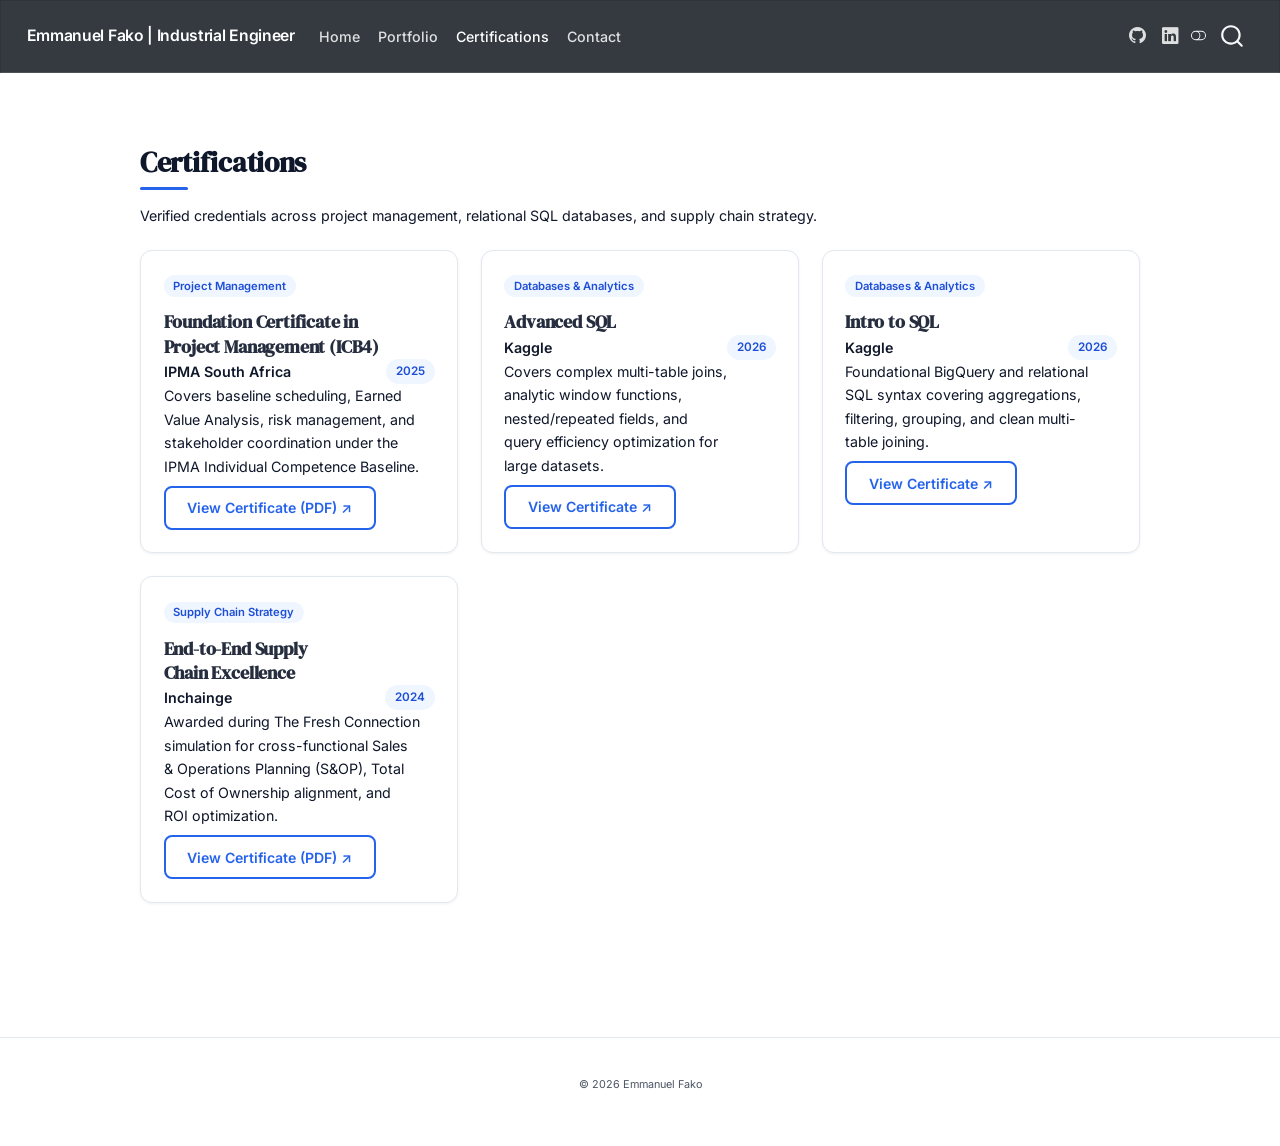
<file: certifications.html>
<!DOCTYPE html>
<html xmlns="http://www.w3.org/1999/xhtml" lang="en" xml:lang="en"><head>

<meta charset="utf-8">
<meta name="generator" content="quarto-1.9.38">

<meta name="viewport" content="width=device-width, initial-scale=1.0, user-scalable=yes">


<title>Certifications | Emmanuel Fako – Emmanuel Fako | Industrial Engineer</title>
<style>
/* Default styles provided by pandoc.
** See https://pandoc.org/MANUAL.html#variables-for-html for config info.
*/
code{white-space: pre-wrap;}
span.smallcaps{font-variant: small-caps;}
div.columns{display: flex; gap: min(4vw, 1.5em);}
div.column{flex: auto; overflow-x: auto;}
div.hanging-indent{margin-left: 1.5em; text-indent: -1.5em;}
ul.task-list{list-style: none;}
ul.task-list li input[type="checkbox"] {
  width: 0.8em;
  margin: 0 0.8em 0.2em -1em; /* quarto-specific, see https://github.com/quarto-dev/quarto-cli/issues/4556 */ 
  vertical-align: middle;
}
</style>


<script src="site_libs/quarto-nav/quarto-nav.js"></script>
<script src="site_libs/quarto-nav/headroom.min.js"></script>
<script src="site_libs/clipboard/clipboard.min.js"></script>
<script src="site_libs/quarto-search/autocomplete.umd.js"></script>
<script src="site_libs/quarto-search/fuse.min.js"></script>
<script src="site_libs/quarto-search/quarto-search.js"></script>
<meta name="quarto:offset" content="./">
<link href=".//images/icon.png" rel="icon" type="image/png">
<script src="site_libs/quarto-html/quarto.js" type="module"></script>
<script src="site_libs/quarto-html/tabsets/tabsets.js" type="module"></script>
<script src="site_libs/quarto-html/popper.min.js"></script>
<script src="site_libs/quarto-html/tippy.umd.min.js"></script>
<script src="site_libs/quarto-html/anchor.min.js"></script>
<link href="site_libs/quarto-html/tippy.css" rel="stylesheet">
<link href="site_libs/quarto-html/quarto-syntax-highlighting-15634bcf2e68342d4ad2dfa704d543f6.css" rel="stylesheet" class="quarto-color-scheme" id="quarto-text-highlighting-styles">
<link href="site_libs/quarto-html/quarto-syntax-highlighting-dark-0a6b7249c26820e032cb0bd839ff02b1.css" rel="stylesheet" class="quarto-color-scheme quarto-color-alternate" id="quarto-text-highlighting-styles">
<link href="site_libs/quarto-html/quarto-syntax-highlighting-15634bcf2e68342d4ad2dfa704d543f6.css" rel="stylesheet" class="quarto-color-scheme-extra" id="quarto-text-highlighting-styles">
<script src="site_libs/bootstrap/bootstrap.min.js"></script>
<link href="site_libs/bootstrap/bootstrap-icons.css" rel="stylesheet">
<link href="site_libs/bootstrap/bootstrap-34383ab407711c9051ff0c8b9a65adc8.min.css" rel="stylesheet" append-hash="true" class="quarto-color-scheme" id="quarto-bootstrap" data-mode="light">
<link href="site_libs/bootstrap/bootstrap-dark-dfa25673fad92089dabd8dce756b1c84.min.css" rel="stylesheet" append-hash="true" class="quarto-color-scheme quarto-color-alternate" id="quarto-bootstrap" data-mode="dark">
<link href="site_libs/bootstrap/bootstrap-34383ab407711c9051ff0c8b9a65adc8.min.css" rel="stylesheet" append-hash="true" class="quarto-color-scheme-extra" id="quarto-bootstrap" data-mode="light">
<script id="quarto-search-options" type="application/json">{
  "location": "navbar",
  "copy-button": false,
  "collapse-after": 3,
  "panel-placement": "end",
  "type": "overlay",
  "limit": 50,
  "keyboard-shortcut": [
    "f",
    "/",
    "s"
  ],
  "show-item-context": false,
  "language": {
    "search-no-results-text": "No results",
    "search-matching-documents-text": "matching documents",
    "search-copy-link-title": "Copy link to search",
    "search-hide-matches-text": "Hide additional matches",
    "search-more-match-text": "more match in this document",
    "search-more-matches-text": "more matches in this document",
    "search-clear-button-title": "Clear",
    "search-text-placeholder": "",
    "search-detached-cancel-button-title": "Cancel",
    "search-submit-button-title": "Submit",
    "search-label": "Search"
  }
}</script>
<style>html{ scroll-behavior: smooth; }</style>


<link rel="stylesheet" href="styles.css">
</head>

<body class="nav-fixed quarto-light"><script id="quarto-html-before-body" type="application/javascript">
    const toggleBodyColorMode = (bsSheetEl) => {
      const mode = bsSheetEl.getAttribute("data-mode");
      const bodyEl = window.document.querySelector("body");
      if (mode === "dark") {
        bodyEl.classList.add("quarto-dark");
        bodyEl.classList.remove("quarto-light");
      } else {
        bodyEl.classList.add("quarto-light");
        bodyEl.classList.remove("quarto-dark");
      }
    }
    const toggleBodyColorPrimary = () => {
      const bsSheetEl = window.document.querySelector("link#quarto-bootstrap:not([rel=disabled-stylesheet])");
      if (bsSheetEl) {
        toggleBodyColorMode(bsSheetEl);
      }
    }
    const setColorSchemeToggle = (alternate) => {
      const toggles = window.document.querySelectorAll('.quarto-color-scheme-toggle');
      for (let i=0; i < toggles.length; i++) {
        const toggle = toggles[i];
        if (toggle) {
          if (alternate) {
            toggle.classList.add("alternate");
          } else {
            toggle.classList.remove("alternate");
          }
        }
      }
    };
    const toggleColorMode = (alternate) => {
      // Switch the stylesheets
      const primaryStylesheets = window.document.querySelectorAll('link.quarto-color-scheme:not(.quarto-color-alternate)');
      const alternateStylesheets = window.document.querySelectorAll('link.quarto-color-scheme.quarto-color-alternate');
      manageTransitions('#quarto-margin-sidebar .nav-link', false);
      if (alternate) {
        // note: dark is layered on light, we don't disable primary!
        enableStylesheet(alternateStylesheets);
        for (const sheetNode of alternateStylesheets) {
          if (sheetNode.id === "quarto-bootstrap") {
            toggleBodyColorMode(sheetNode);
          }
        }
      } else {
        disableStylesheet(alternateStylesheets);
        enableStylesheet(primaryStylesheets)
        toggleBodyColorPrimary();
      }
      manageTransitions('#quarto-margin-sidebar .nav-link', true);
      // Switch the toggles
      setColorSchemeToggle(alternate)
      // Hack to workaround the fact that safari doesn't
      // properly recolor the scrollbar when toggling (#1455)
      if (navigator.userAgent.indexOf('Safari') > 0 && navigator.userAgent.indexOf('Chrome') == -1) {
        manageTransitions("body", false);
        window.scrollTo(0, 1);
        setTimeout(() => {
          window.scrollTo(0, 0);
          manageTransitions("body", true);
        }, 40);
      }
    }
    const disableStylesheet = (stylesheets) => {
      for (let i=0; i < stylesheets.length; i++) {
        const stylesheet = stylesheets[i];
        stylesheet.rel = 'disabled-stylesheet';
      }
    }
    const enableStylesheet = (stylesheets) => {
      for (let i=0; i < stylesheets.length; i++) {
        const stylesheet = stylesheets[i];
        if(stylesheet.rel !== 'stylesheet') { // for Chrome, which will still FOUC without this check
          stylesheet.rel = 'stylesheet';
        }
      }
    }
    const manageTransitions = (selector, allowTransitions) => {
      const els = window.document.querySelectorAll(selector);
      for (let i=0; i < els.length; i++) {
        const el = els[i];
        if (allowTransitions) {
          el.classList.remove('notransition');
        } else {
          el.classList.add('notransition');
        }
      }
    }
    const isFileUrl = () => {
      return window.location.protocol === 'file:';
    }
    const hasAlternateSentinel = () => {
      let styleSentinel = getColorSchemeSentinel();
      if (styleSentinel !== null) {
        return styleSentinel === "alternate";
      } else {
        return false;
      }
    }
    const setStyleSentinel = (alternate) => {
      const value = alternate ? "alternate" : "default";
      if (!isFileUrl()) {
        window.localStorage.setItem("quarto-color-scheme", value);
      } else {
        localAlternateSentinel = value;
      }
    }
    const getColorSchemeSentinel = () => {
      if (!isFileUrl()) {
        const storageValue = window.localStorage.getItem("quarto-color-scheme");
        return storageValue != null ? storageValue : localAlternateSentinel;
      } else {
        return localAlternateSentinel;
      }
    }
    const toggleGiscusIfUsed = (isAlternate, darkModeDefault) => {
      const baseTheme = document.querySelector('#giscus-base-theme')?.value ?? 'light';
      const alternateTheme = document.querySelector('#giscus-alt-theme')?.value ?? 'dark';
      let newTheme = '';
      if(authorPrefersDark) {
        newTheme = isAlternate ? baseTheme : alternateTheme;
      } else {
        newTheme = isAlternate ? alternateTheme : baseTheme;
      }
      const changeGiscusTheme = () => {
        // From: https://github.com/giscus/giscus/issues/336
        const sendMessage = (message) => {
          const iframe = document.querySelector('iframe.giscus-frame');
          if (!iframe) return;
          iframe.contentWindow.postMessage({ giscus: message }, 'https://giscus.app');
        }
        sendMessage({
          setConfig: {
            theme: newTheme
          }
        });
      }
      const isGiscussLoaded = window.document.querySelector('iframe.giscus-frame') !== null;
      if (isGiscussLoaded) {
        changeGiscusTheme();
      }
    };
    const authorPrefersDark = false;
    const darkModeDefault = authorPrefersDark;
      document.querySelector('link#quarto-text-highlighting-styles.quarto-color-scheme-extra').rel = 'disabled-stylesheet';
      document.querySelector('link#quarto-bootstrap.quarto-color-scheme-extra').rel = 'disabled-stylesheet';
    let localAlternateSentinel = darkModeDefault ? 'alternate' : 'default';
    // Dark / light mode switch
    window.quartoToggleColorScheme = () => {
      // Read the current dark / light value
      let toAlternate = !hasAlternateSentinel();
      toggleColorMode(toAlternate);
      setStyleSentinel(toAlternate);
      toggleGiscusIfUsed(toAlternate, darkModeDefault);
      window.dispatchEvent(new Event('resize'));
    };
    // Switch to dark mode if need be
    if (hasAlternateSentinel()) {
      toggleColorMode(true);
    } else {
      toggleColorMode(false);
    }
  </script>

<div id="quarto-search-results"></div>
  <header id="quarto-header" class="headroom fixed-top">
    <nav class="navbar navbar-expand-lg " data-bs-theme="dark">
      <div class="navbar-container container-fluid">
      <div class="navbar-brand-container mx-auto">
    <a class="navbar-brand" href="./index.html">
    <span class="navbar-title">Emmanuel Fako | Industrial Engineer</span>
    </a>
  </div>
            <div id="quarto-search" class="" title="Search"></div>
          <button class="navbar-toggler" type="button" data-bs-toggle="collapse" data-bs-target="#navbarCollapse" aria-controls="navbarCollapse" role="menu" aria-expanded="false" aria-label="Toggle navigation" onclick="if (window.quartoToggleHeadroom) { window.quartoToggleHeadroom(); }">
  <span class="navbar-toggler-icon"></span>
</button>
          <div class="collapse navbar-collapse" id="navbarCollapse">
            <ul class="navbar-nav navbar-nav-scroll me-auto">
  <li class="nav-item">
    <a class="nav-link" href="./index.html"> 
<span class="menu-text">Home</span></a>
  </li>  
  <li class="nav-item">
    <a class="nav-link" href="./portfolio.html"> 
<span class="menu-text">Portfolio</span></a>
  </li>  
  <li class="nav-item">
    <a class="nav-link active" href="./certifications.html" aria-current="page"> 
<span class="menu-text">Certifications</span></a>
  </li>  
  <li class="nav-item">
    <a class="nav-link" href="./contact.html"> 
<span class="menu-text">Contact</span></a>
  </li>  
</ul>
            <ul class="navbar-nav navbar-nav-scroll ms-auto">
  <li class="nav-item compact">
    <a class="nav-link" href="https://github.com/Eman-tron"> <i class="bi bi-github" role="img" aria-label="GitHub">
</i> 
<span class="menu-text"></span></a>
  </li>  
  <li class="nav-item compact">
    <a class="nav-link" href="https://linkedin.com/in/emmanuel-fako-773180364"> <i class="bi bi-linkedin" role="img" aria-label="LinkedIn">
</i> 
<span class="menu-text"></span></a>
  </li>  
</ul>
          </div> <!-- /navcollapse -->
            <div class="quarto-navbar-tools">
  <a href="" class="quarto-color-scheme-toggle quarto-navigation-tool  px-1" onclick="window.quartoToggleColorScheme(); return false;" title="Toggle dark mode"><i class="bi"></i></a>
</div>
      </div> <!-- /container-fluid -->
    </nav>
</header>
<!-- content -->
<div id="quarto-content" class="quarto-container page-columns page-rows-contents page-layout-full page-navbar">
<!-- sidebar -->
<!-- margin-sidebar -->
    
<!-- main -->
<main class="content column-page" id="quarto-document-content"><header id="title-block-header" class="quarto-title-block"></header>





<section id="certifications" class="level1 section-title">
<h1 class="section-title">Certifications</h1>
<p>Verified credentials across project management, relational SQL databases, and supply chain strategy.</p>
<div class="cert-grid">
<div class="cert-card">
<p><span class="tag">Project Management</span></p>
<section id="foundation-certificate-in-project-management-icb4" class="level3">
<h3 class="anchored" data-anchor-id="foundation-certificate-in-project-management-icb4">Foundation Certificate in Project Management (ICB4)</h3>
<div class="cert-meta">
<p><span class="cert-issuer">IPMA South Africa</span> <span class="cert-year">2025</span></p>
</div>
<p>Covers baseline scheduling, Earned Value Analysis, risk management, and stakeholder coordination under the IPMA Individual Competence Baseline.</p>
<div class="cert-actions">
<p><a href="certs/ipma_cert.pdf" class="btn-secondary" target="_blank">View Certificate (PDF) ↗</a></p>
</div>
</section>
</div>
<div class="cert-card">
<p><span class="tag">Databases &amp; Analytics</span></p>
<section id="advanced-sql" class="level3">
<h3 class="anchored" data-anchor-id="advanced-sql">Advanced SQL</h3>
<div class="cert-meta">
<p><span class="cert-issuer">Kaggle</span> <span class="cert-year">2026</span></p>
</div>
<p>Covers complex multi-table joins, analytic window functions, nested/repeated fields, and query efficiency optimization for large datasets.</p>
<div class="cert-actions">
<p><a href="certs/kaggle_advanced_sql.PNG" class="btn-secondary" target="_blank">View Certificate ↗</a></p>
</div>
</section>
</div>
<div class="cert-card">
<p><span class="tag">Databases &amp; Analytics</span></p>
<section id="intro-to-sql" class="level3">
<h3 class="anchored" data-anchor-id="intro-to-sql">Intro to SQL</h3>
<div class="cert-meta">
<p><span class="cert-issuer">Kaggle</span> <span class="cert-year">2026</span></p>
</div>
<p>Foundational BigQuery and relational SQL syntax covering aggregations, filtering, grouping, and clean multi-table joining.</p>
<div class="cert-actions">
<p><a href="certs/kaggle_basic_sql.PNG" class="btn-secondary" target="_blank">View Certificate ↗</a></p>
</div>
</section>
</div>
<div class="cert-card">
<p><span class="tag">Supply Chain Strategy</span></p>
<section id="end-to-end-supply-chain-excellence" class="level3">
<h3 class="anchored" data-anchor-id="end-to-end-supply-chain-excellence">End-to-End Supply Chain Excellence</h3>
<div class="cert-meta">
<p><span class="cert-issuer">Inchainge</span> <span class="cert-year">2024</span></p>
</div>
<p>Awarded during The Fresh Connection simulation for cross-functional Sales &amp; Operations Planning (S&amp;OP), Total Cost of Ownership alignment, and ROI optimization.</p>
<div class="cert-actions">
<p><a href="certs/inchainge_cert.pdf" class="btn-secondary" target="_blank">View Certificate (PDF) ↗</a></p>
</div>
</section>
</div>
</div>
</section>



</main> <!-- /main -->
<script id="quarto-html-after-body" type="application/javascript">
  window.document.addEventListener("DOMContentLoaded", function (event) {
    // Ensure there is a toggle, if there isn't float one in the top right
    if (window.document.querySelector('.quarto-color-scheme-toggle') === null) {
      const a = window.document.createElement('a');
      a.classList.add('top-right');
      a.classList.add('quarto-color-scheme-toggle');
      a.href = "";
      a.onclick = function() { try { window.quartoToggleColorScheme(); } catch {} return false; };
      const i = window.document.createElement("i");
      i.classList.add('bi');
      a.appendChild(i);
      window.document.body.appendChild(a);
    }
    setColorSchemeToggle(hasAlternateSentinel())
    const icon = "";
    const anchorJS = new window.AnchorJS();
    anchorJS.options = {
      placement: 'right',
      icon: icon
    };
    anchorJS.add('.anchored');
    const isCodeAnnotation = (el) => {
      for (const clz of el.classList) {
        if (clz.startsWith('code-annotation-')) {                     
          return true;
        }
      }
      return false;
    }
    const onCopySuccess = function(e) {
      // button target
      const button = e.trigger;
      // don't keep focus
      button.blur();
      // flash "checked"
      button.classList.add('code-copy-button-checked');
      var currentTitle = button.getAttribute("title");
      button.setAttribute("title", "Copied!");
      let tooltip;
      if (window.bootstrap) {
        button.setAttribute("data-bs-toggle", "tooltip");
        button.setAttribute("data-bs-placement", "left");
        button.setAttribute("data-bs-title", "Copied!");
        tooltip = new bootstrap.Tooltip(button, 
          { trigger: "manual", 
            customClass: "code-copy-button-tooltip",
            offset: [0, -8]});
        tooltip.show();    
      }
      setTimeout(function() {
        if (tooltip) {
          tooltip.hide();
          button.removeAttribute("data-bs-title");
          button.removeAttribute("data-bs-toggle");
          button.removeAttribute("data-bs-placement");
        }
        button.setAttribute("title", currentTitle);
        button.classList.remove('code-copy-button-checked');
      }, 1000);
      // clear code selection
      e.clearSelection();
    }
    const getTextToCopy = function(trigger) {
      const outerScaffold = trigger.parentElement.cloneNode(true);
      const codeEl = outerScaffold.querySelector('code');
      for (const childEl of codeEl.children) {
        if (isCodeAnnotation(childEl)) {
          childEl.remove();
        }
      }
      return codeEl.innerText;
    }
    const clipboard = new window.ClipboardJS('.code-copy-button:not([data-in-quarto-modal])', {
      text: getTextToCopy
    });
    clipboard.on('success', onCopySuccess);
    if (window.document.getElementById('quarto-embedded-source-code-modal')) {
      const clipboardModal = new window.ClipboardJS('.code-copy-button[data-in-quarto-modal]', {
        text: getTextToCopy,
        container: window.document.getElementById('quarto-embedded-source-code-modal')
      });
      clipboardModal.on('success', onCopySuccess);
    }
      var localhostRegex = new RegExp(/^(?:http|https):\/\/localhost\:?[0-9]*\//);
      var mailtoRegex = new RegExp(/^mailto:/);
        var filterRegex = new RegExp("^(?:http:|https:)\/\/(?:eman-tron\.github\.io|Eman-tron\.github\.io|localhost|127\.0\.0\.1)");
      var isInternal = (href) => {
          return filterRegex.test(href) || localhostRegex.test(href) || mailtoRegex.test(href);
      }
      // Inspect non-navigation links and adorn them if external
     var links = window.document.querySelectorAll('a[href]:not(.nav-link):not(.navbar-brand):not(.toc-action):not(.sidebar-link):not(.sidebar-item-toggle):not(.pagination-link):not(.no-external):not([aria-hidden]):not(.dropdown-item):not(.quarto-navigation-tool):not(.about-link)');
      for (var i=0; i<links.length; i++) {
        const link = links[i];
        if (!isInternal(link.href)) {
          // undo the damage that might have been done by quarto-nav.js in the case of
          // links that we want to consider external
          if (link.dataset.originalHref !== undefined) {
            link.href = link.dataset.originalHref;
          }
            // target, if specified
            link.setAttribute("target", "_blank");
            if (link.getAttribute("rel") === null) {
              link.setAttribute("rel", "noopener");
            }
        }
      }
    function tippyHover(el, contentFn, onTriggerFn, onUntriggerFn) {
      const config = {
        allowHTML: true,
        maxWidth: 500,
        delay: 100,
        arrow: false,
        appendTo: function(el) {
            return el.parentElement;
        },
        interactive: true,
        interactiveBorder: 10,
        theme: 'quarto',
        placement: 'bottom-start',
      };
      if (contentFn) {
        config.content = contentFn;
      }
      if (onTriggerFn) {
        config.onTrigger = onTriggerFn;
      }
      if (onUntriggerFn) {
        config.onUntrigger = onUntriggerFn;
      }
      window.tippy(el, config); 
    }
    const noterefs = window.document.querySelectorAll('a[role="doc-noteref"]');
    for (var i=0; i<noterefs.length; i++) {
      const ref = noterefs[i];
      tippyHover(ref, function() {
        // use id or data attribute instead here
        let href = ref.getAttribute('data-footnote-href') || ref.getAttribute('href');
        try { href = new URL(href).hash; } catch {}
        const id = href.replace(/^#\/?/, "");
        const note = window.document.getElementById(id);
        if (note) {
          return note.innerHTML;
        } else {
          return "";
        }
      });
    }
    const xrefs = window.document.querySelectorAll('a.quarto-xref');
    const processXRef = (id, note) => {
      // Strip column container classes
      const stripColumnClz = (el) => {
        el.classList.remove("page-full", "page-columns");
        if (el.children) {
          for (const child of el.children) {
            stripColumnClz(child);
          }
        }
      }
      stripColumnClz(note)
      if (id === null || id.startsWith('sec-')) {
        // Special case sections, only their first couple elements
        const container = document.createElement("div");
        if (note.children && note.children.length > 2) {
          container.appendChild(note.children[0].cloneNode(true));
          for (let i = 1; i < note.children.length; i++) {
            const child = note.children[i];
            if (child.tagName === "P" && child.innerText === "") {
              continue;
            } else {
              container.appendChild(child.cloneNode(true));
              break;
            }
          }
          if (window.Quarto?.typesetMath) {
            window.Quarto.typesetMath(container);
          }
          return container.innerHTML
        } else {
          if (window.Quarto?.typesetMath) {
            window.Quarto.typesetMath(note);
          }
          return note.innerHTML;
        }
      } else {
        // Remove any anchor links if they are present
        const anchorLink = note.querySelector('a.anchorjs-link');
        if (anchorLink) {
          anchorLink.remove();
        }
        if (window.Quarto?.typesetMath) {
          window.Quarto.typesetMath(note);
        }
        if (note.classList.contains("callout")) {
          return note.outerHTML;
        } else {
          return note.innerHTML;
        }
      }
    }
    for (var i=0; i<xrefs.length; i++) {
      const xref = xrefs[i];
      tippyHover(xref, undefined, function(instance) {
        instance.disable();
        let url = xref.getAttribute('href');
        let hash = undefined; 
        if (url.startsWith('#')) {
          hash = url;
        } else {
          try { hash = new URL(url).hash; } catch {}
        }
        if (hash) {
          const id = hash.replace(/^#\/?/, "");
          const note = window.document.getElementById(id);
          if (note !== null) {
            try {
              const html = processXRef(id, note.cloneNode(true));
              instance.setContent(html);
            } finally {
              instance.enable();
              instance.show();
            }
          } else {
            // See if we can fetch this
            fetch(url.split('#')[0])
            .then(res => res.text())
            .then(html => {
              const parser = new DOMParser();
              const htmlDoc = parser.parseFromString(html, "text/html");
              const note = htmlDoc.getElementById(id);
              if (note !== null) {
                const html = processXRef(id, note);
                instance.setContent(html);
              } 
            }).finally(() => {
              instance.enable();
              instance.show();
            });
          }
        } else {
          // See if we can fetch a full url (with no hash to target)
          // This is a special case and we should probably do some content thinning / targeting
          fetch(url)
          .then(res => res.text())
          .then(html => {
            const parser = new DOMParser();
            const htmlDoc = parser.parseFromString(html, "text/html");
            const note = htmlDoc.querySelector('main.content');
            if (note !== null) {
              // This should only happen for chapter cross references
              // (since there is no id in the URL)
              // remove the first header
              if (note.children.length > 0 && note.children[0].tagName === "HEADER") {
                note.children[0].remove();
              }
              const html = processXRef(null, note);
              instance.setContent(html);
            } 
          }).finally(() => {
            instance.enable();
            instance.show();
          });
        }
      }, function(instance) {
      });
    }
        let selectedAnnoteEl;
        const selectorForAnnotation = ( cell, annotation) => {
          let cellAttr = 'data-code-cell="' + cell + '"';
          let lineAttr = 'data-code-annotation="' +  annotation + '"';
          const selector = 'span[' + cellAttr + '][' + lineAttr + ']';
          return selector;
        }
        const selectCodeLines = (annoteEl) => {
          const doc = window.document;
          const targetCell = annoteEl.getAttribute("data-target-cell");
          const targetAnnotation = annoteEl.getAttribute("data-target-annotation");
          const annoteSpan = window.document.querySelector(selectorForAnnotation(targetCell, targetAnnotation));
          const lines = annoteSpan.getAttribute("data-code-lines").split(",");
          const lineIds = lines.map((line) => {
            return targetCell + "-" + line;
          })
          let top = null;
          let height = null;
          let parent = null;
          if (lineIds.length > 0) {
              //compute the position of the single el (top and bottom and make a div)
              const el = window.document.getElementById(lineIds[0]);
              top = el.offsetTop;
              height = el.offsetHeight;
              parent = el.parentElement.parentElement;
            if (lineIds.length > 1) {
              const lastEl = window.document.getElementById(lineIds[lineIds.length - 1]);
              const bottom = lastEl.offsetTop + lastEl.offsetHeight;
              height = bottom - top;
            }
            if (top !== null && height !== null && parent !== null) {
              // cook up a div (if necessary) and position it 
              let div = window.document.getElementById("code-annotation-line-highlight");
              if (div === null) {
                div = window.document.createElement("div");
                div.setAttribute("id", "code-annotation-line-highlight");
                div.style.position = 'absolute';
                parent.appendChild(div);
              }
              div.style.top = top - 2 + "px";
              div.style.height = height + 4 + "px";
              div.style.left = 0;
              let gutterDiv = window.document.getElementById("code-annotation-line-highlight-gutter");
              if (gutterDiv === null) {
                gutterDiv = window.document.createElement("div");
                gutterDiv.setAttribute("id", "code-annotation-line-highlight-gutter");
                gutterDiv.style.position = 'absolute';
                const codeCell = window.document.getElementById(targetCell);
                const gutter = codeCell.querySelector('.code-annotation-gutter');
                gutter.appendChild(gutterDiv);
              }
              gutterDiv.style.top = top - 2 + "px";
              gutterDiv.style.height = height + 4 + "px";
            }
            selectedAnnoteEl = annoteEl;
          }
        };
        const unselectCodeLines = () => {
          const elementsIds = ["code-annotation-line-highlight", "code-annotation-line-highlight-gutter"];
          elementsIds.forEach((elId) => {
            const div = window.document.getElementById(elId);
            if (div) {
              div.remove();
            }
          });
          selectedAnnoteEl = undefined;
        };
          // Handle positioning of the toggle
      window.addEventListener(
        "resize",
        throttle(() => {
          elRect = undefined;
          if (selectedAnnoteEl) {
            selectCodeLines(selectedAnnoteEl);
          }
        }, 10)
      );
      function throttle(fn, ms) {
      let throttle = false;
      let timer;
        return (...args) => {
          if(!throttle) { // first call gets through
              fn.apply(this, args);
              throttle = true;
          } else { // all the others get throttled
              if(timer) clearTimeout(timer); // cancel #2
              timer = setTimeout(() => {
                fn.apply(this, args);
                timer = throttle = false;
              }, ms);
          }
        };
      }
        // Attach click handler to the DT
        const annoteDls = window.document.querySelectorAll('dt[data-target-cell]');
        for (const annoteDlNode of annoteDls) {
          annoteDlNode.addEventListener('click', (event) => {
            const clickedEl = event.target;
            if (clickedEl !== selectedAnnoteEl) {
              unselectCodeLines();
              const activeEl = window.document.querySelector('dt[data-target-cell].code-annotation-active');
              if (activeEl) {
                activeEl.classList.remove('code-annotation-active');
              }
              selectCodeLines(clickedEl);
              clickedEl.classList.add('code-annotation-active');
            } else {
              // Unselect the line
              unselectCodeLines();
              clickedEl.classList.remove('code-annotation-active');
            }
          });
        }
    const findCites = (el) => {
      const parentEl = el.parentElement;
      if (parentEl) {
        const cites = parentEl.dataset.cites;
        if (cites) {
          return {
            el,
            cites: cites.split(' ')
          };
        } else {
          return findCites(el.parentElement)
        }
      } else {
        return undefined;
      }
    };
    var bibliorefs = window.document.querySelectorAll('a[role="doc-biblioref"]');
    for (var i=0; i<bibliorefs.length; i++) {
      const ref = bibliorefs[i];
      const citeInfo = findCites(ref);
      if (citeInfo) {
        tippyHover(citeInfo.el, function() {
          var popup = window.document.createElement('div');
          citeInfo.cites.forEach(function(cite) {
            var citeDiv = window.document.createElement('div');
            citeDiv.classList.add('hanging-indent');
            citeDiv.classList.add('csl-entry');
            var biblioDiv = window.document.getElementById('ref-' + cite);
            if (biblioDiv) {
              citeDiv.innerHTML = biblioDiv.innerHTML;
            }
            popup.appendChild(citeDiv);
          });
          return popup.innerHTML;
        });
      }
    }
  });
  </script>
</div> <!-- /content -->
<footer class="footer">
  <div class="nav-footer">
    <div class="nav-footer-left">
      &nbsp;
    </div>   
    <div class="nav-footer-center">
<p>© 2026 Emmanuel Fako</p>
</div>
    <div class="nav-footer-right">
      &nbsp;
    </div>
  </div>
</footer>




<script src="site_libs/quarto-html/zenscroll-min.js"></script>
</body></html>
</file>
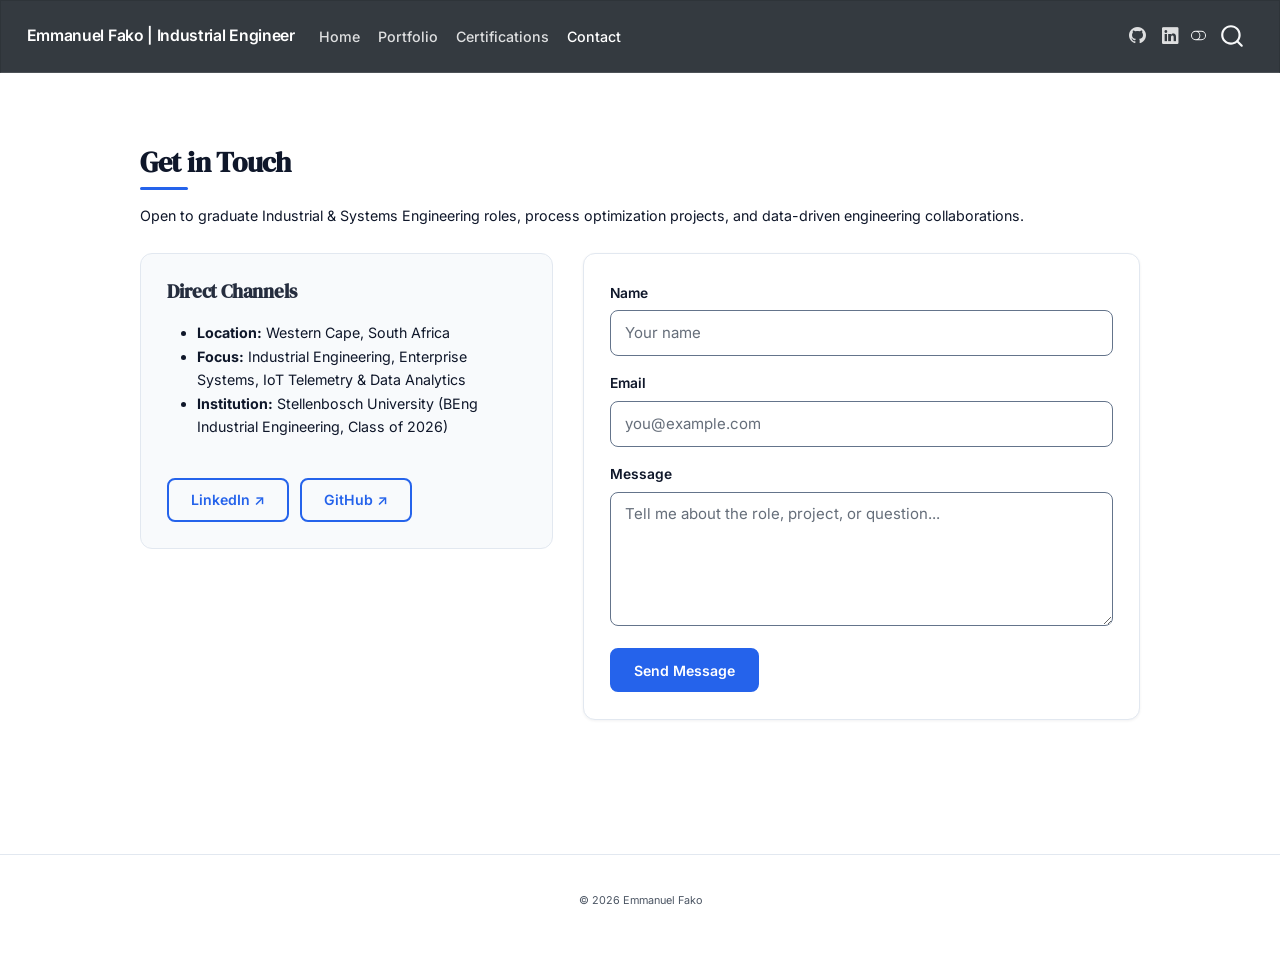
<file: contact.html>
<!DOCTYPE html>
<html xmlns="http://www.w3.org/1999/xhtml" lang="en" xml:lang="en"><head>

<meta charset="utf-8">
<meta name="generator" content="quarto-1.9.38">

<meta name="viewport" content="width=device-width, initial-scale=1.0, user-scalable=yes">


<title>Contact | Emmanuel Fako – Emmanuel Fako | Industrial Engineer</title>
<style>
/* Default styles provided by pandoc.
** See https://pandoc.org/MANUAL.html#variables-for-html for config info.
*/
code{white-space: pre-wrap;}
span.smallcaps{font-variant: small-caps;}
div.columns{display: flex; gap: min(4vw, 1.5em);}
div.column{flex: auto; overflow-x: auto;}
div.hanging-indent{margin-left: 1.5em; text-indent: -1.5em;}
ul.task-list{list-style: none;}
ul.task-list li input[type="checkbox"] {
  width: 0.8em;
  margin: 0 0.8em 0.2em -1em; /* quarto-specific, see https://github.com/quarto-dev/quarto-cli/issues/4556 */ 
  vertical-align: middle;
}
</style>


<script src="site_libs/quarto-nav/quarto-nav.js"></script>
<script src="site_libs/quarto-nav/headroom.min.js"></script>
<script src="site_libs/clipboard/clipboard.min.js"></script>
<script src="site_libs/quarto-search/autocomplete.umd.js"></script>
<script src="site_libs/quarto-search/fuse.min.js"></script>
<script src="site_libs/quarto-search/quarto-search.js"></script>
<meta name="quarto:offset" content="./">
<link href=".//images/icon.png" rel="icon" type="image/png">
<script src="site_libs/quarto-html/quarto.js" type="module"></script>
<script src="site_libs/quarto-html/tabsets/tabsets.js" type="module"></script>
<script src="site_libs/quarto-html/popper.min.js"></script>
<script src="site_libs/quarto-html/tippy.umd.min.js"></script>
<script src="site_libs/quarto-html/anchor.min.js"></script>
<link href="site_libs/quarto-html/tippy.css" rel="stylesheet">
<link href="site_libs/quarto-html/quarto-syntax-highlighting-15634bcf2e68342d4ad2dfa704d543f6.css" rel="stylesheet" class="quarto-color-scheme" id="quarto-text-highlighting-styles">
<link href="site_libs/quarto-html/quarto-syntax-highlighting-dark-0a6b7249c26820e032cb0bd839ff02b1.css" rel="stylesheet" class="quarto-color-scheme quarto-color-alternate" id="quarto-text-highlighting-styles">
<link href="site_libs/quarto-html/quarto-syntax-highlighting-15634bcf2e68342d4ad2dfa704d543f6.css" rel="stylesheet" class="quarto-color-scheme-extra" id="quarto-text-highlighting-styles">
<script src="site_libs/bootstrap/bootstrap.min.js"></script>
<link href="site_libs/bootstrap/bootstrap-icons.css" rel="stylesheet">
<link href="site_libs/bootstrap/bootstrap-34383ab407711c9051ff0c8b9a65adc8.min.css" rel="stylesheet" append-hash="true" class="quarto-color-scheme" id="quarto-bootstrap" data-mode="light">
<link href="site_libs/bootstrap/bootstrap-dark-dfa25673fad92089dabd8dce756b1c84.min.css" rel="stylesheet" append-hash="true" class="quarto-color-scheme quarto-color-alternate" id="quarto-bootstrap" data-mode="dark">
<link href="site_libs/bootstrap/bootstrap-34383ab407711c9051ff0c8b9a65adc8.min.css" rel="stylesheet" append-hash="true" class="quarto-color-scheme-extra" id="quarto-bootstrap" data-mode="light">
<script id="quarto-search-options" type="application/json">{
  "location": "navbar",
  "copy-button": false,
  "collapse-after": 3,
  "panel-placement": "end",
  "type": "overlay",
  "limit": 50,
  "keyboard-shortcut": [
    "f",
    "/",
    "s"
  ],
  "show-item-context": false,
  "language": {
    "search-no-results-text": "No results",
    "search-matching-documents-text": "matching documents",
    "search-copy-link-title": "Copy link to search",
    "search-hide-matches-text": "Hide additional matches",
    "search-more-match-text": "more match in this document",
    "search-more-matches-text": "more matches in this document",
    "search-clear-button-title": "Clear",
    "search-text-placeholder": "",
    "search-detached-cancel-button-title": "Cancel",
    "search-submit-button-title": "Submit",
    "search-label": "Search"
  }
}</script>
<style>html{ scroll-behavior: smooth; }</style>


<link rel="stylesheet" href="styles.css">
</head>

<body class="nav-fixed quarto-light"><script id="quarto-html-before-body" type="application/javascript">
    const toggleBodyColorMode = (bsSheetEl) => {
      const mode = bsSheetEl.getAttribute("data-mode");
      const bodyEl = window.document.querySelector("body");
      if (mode === "dark") {
        bodyEl.classList.add("quarto-dark");
        bodyEl.classList.remove("quarto-light");
      } else {
        bodyEl.classList.add("quarto-light");
        bodyEl.classList.remove("quarto-dark");
      }
    }
    const toggleBodyColorPrimary = () => {
      const bsSheetEl = window.document.querySelector("link#quarto-bootstrap:not([rel=disabled-stylesheet])");
      if (bsSheetEl) {
        toggleBodyColorMode(bsSheetEl);
      }
    }
    const setColorSchemeToggle = (alternate) => {
      const toggles = window.document.querySelectorAll('.quarto-color-scheme-toggle');
      for (let i=0; i < toggles.length; i++) {
        const toggle = toggles[i];
        if (toggle) {
          if (alternate) {
            toggle.classList.add("alternate");
          } else {
            toggle.classList.remove("alternate");
          }
        }
      }
    };
    const toggleColorMode = (alternate) => {
      // Switch the stylesheets
      const primaryStylesheets = window.document.querySelectorAll('link.quarto-color-scheme:not(.quarto-color-alternate)');
      const alternateStylesheets = window.document.querySelectorAll('link.quarto-color-scheme.quarto-color-alternate');
      manageTransitions('#quarto-margin-sidebar .nav-link', false);
      if (alternate) {
        // note: dark is layered on light, we don't disable primary!
        enableStylesheet(alternateStylesheets);
        for (const sheetNode of alternateStylesheets) {
          if (sheetNode.id === "quarto-bootstrap") {
            toggleBodyColorMode(sheetNode);
          }
        }
      } else {
        disableStylesheet(alternateStylesheets);
        enableStylesheet(primaryStylesheets)
        toggleBodyColorPrimary();
      }
      manageTransitions('#quarto-margin-sidebar .nav-link', true);
      // Switch the toggles
      setColorSchemeToggle(alternate)
      // Hack to workaround the fact that safari doesn't
      // properly recolor the scrollbar when toggling (#1455)
      if (navigator.userAgent.indexOf('Safari') > 0 && navigator.userAgent.indexOf('Chrome') == -1) {
        manageTransitions("body", false);
        window.scrollTo(0, 1);
        setTimeout(() => {
          window.scrollTo(0, 0);
          manageTransitions("body", true);
        }, 40);
      }
    }
    const disableStylesheet = (stylesheets) => {
      for (let i=0; i < stylesheets.length; i++) {
        const stylesheet = stylesheets[i];
        stylesheet.rel = 'disabled-stylesheet';
      }
    }
    const enableStylesheet = (stylesheets) => {
      for (let i=0; i < stylesheets.length; i++) {
        const stylesheet = stylesheets[i];
        if(stylesheet.rel !== 'stylesheet') { // for Chrome, which will still FOUC without this check
          stylesheet.rel = 'stylesheet';
        }
      }
    }
    const manageTransitions = (selector, allowTransitions) => {
      const els = window.document.querySelectorAll(selector);
      for (let i=0; i < els.length; i++) {
        const el = els[i];
        if (allowTransitions) {
          el.classList.remove('notransition');
        } else {
          el.classList.add('notransition');
        }
      }
    }
    const isFileUrl = () => {
      return window.location.protocol === 'file:';
    }
    const hasAlternateSentinel = () => {
      let styleSentinel = getColorSchemeSentinel();
      if (styleSentinel !== null) {
        return styleSentinel === "alternate";
      } else {
        return false;
      }
    }
    const setStyleSentinel = (alternate) => {
      const value = alternate ? "alternate" : "default";
      if (!isFileUrl()) {
        window.localStorage.setItem("quarto-color-scheme", value);
      } else {
        localAlternateSentinel = value;
      }
    }
    const getColorSchemeSentinel = () => {
      if (!isFileUrl()) {
        const storageValue = window.localStorage.getItem("quarto-color-scheme");
        return storageValue != null ? storageValue : localAlternateSentinel;
      } else {
        return localAlternateSentinel;
      }
    }
    const toggleGiscusIfUsed = (isAlternate, darkModeDefault) => {
      const baseTheme = document.querySelector('#giscus-base-theme')?.value ?? 'light';
      const alternateTheme = document.querySelector('#giscus-alt-theme')?.value ?? 'dark';
      let newTheme = '';
      if(authorPrefersDark) {
        newTheme = isAlternate ? baseTheme : alternateTheme;
      } else {
        newTheme = isAlternate ? alternateTheme : baseTheme;
      }
      const changeGiscusTheme = () => {
        // From: https://github.com/giscus/giscus/issues/336
        const sendMessage = (message) => {
          const iframe = document.querySelector('iframe.giscus-frame');
          if (!iframe) return;
          iframe.contentWindow.postMessage({ giscus: message }, 'https://giscus.app');
        }
        sendMessage({
          setConfig: {
            theme: newTheme
          }
        });
      }
      const isGiscussLoaded = window.document.querySelector('iframe.giscus-frame') !== null;
      if (isGiscussLoaded) {
        changeGiscusTheme();
      }
    };
    const authorPrefersDark = false;
    const darkModeDefault = authorPrefersDark;
      document.querySelector('link#quarto-text-highlighting-styles.quarto-color-scheme-extra').rel = 'disabled-stylesheet';
      document.querySelector('link#quarto-bootstrap.quarto-color-scheme-extra').rel = 'disabled-stylesheet';
    let localAlternateSentinel = darkModeDefault ? 'alternate' : 'default';
    // Dark / light mode switch
    window.quartoToggleColorScheme = () => {
      // Read the current dark / light value
      let toAlternate = !hasAlternateSentinel();
      toggleColorMode(toAlternate);
      setStyleSentinel(toAlternate);
      toggleGiscusIfUsed(toAlternate, darkModeDefault);
      window.dispatchEvent(new Event('resize'));
    };
    // Switch to dark mode if need be
    if (hasAlternateSentinel()) {
      toggleColorMode(true);
    } else {
      toggleColorMode(false);
    }
  </script>

<div id="quarto-search-results"></div>
  <header id="quarto-header" class="headroom fixed-top">
    <nav class="navbar navbar-expand-lg " data-bs-theme="dark">
      <div class="navbar-container container-fluid">
      <div class="navbar-brand-container mx-auto">
    <a class="navbar-brand" href="./index.html">
    <span class="navbar-title">Emmanuel Fako | Industrial Engineer</span>
    </a>
  </div>
            <div id="quarto-search" class="" title="Search"></div>
          <button class="navbar-toggler" type="button" data-bs-toggle="collapse" data-bs-target="#navbarCollapse" aria-controls="navbarCollapse" role="menu" aria-expanded="false" aria-label="Toggle navigation" onclick="if (window.quartoToggleHeadroom) { window.quartoToggleHeadroom(); }">
  <span class="navbar-toggler-icon"></span>
</button>
          <div class="collapse navbar-collapse" id="navbarCollapse">
            <ul class="navbar-nav navbar-nav-scroll me-auto">
  <li class="nav-item">
    <a class="nav-link" href="./index.html"> 
<span class="menu-text">Home</span></a>
  </li>  
  <li class="nav-item">
    <a class="nav-link" href="./portfolio.html"> 
<span class="menu-text">Portfolio</span></a>
  </li>  
  <li class="nav-item">
    <a class="nav-link" href="./certifications.html"> 
<span class="menu-text">Certifications</span></a>
  </li>  
  <li class="nav-item">
    <a class="nav-link active" href="./contact.html" aria-current="page"> 
<span class="menu-text">Contact</span></a>
  </li>  
</ul>
            <ul class="navbar-nav navbar-nav-scroll ms-auto">
  <li class="nav-item compact">
    <a class="nav-link" href="https://github.com/Eman-tron"> <i class="bi bi-github" role="img" aria-label="GitHub">
</i> 
<span class="menu-text"></span></a>
  </li>  
  <li class="nav-item compact">
    <a class="nav-link" href="https://linkedin.com/in/emmanuel-fako-773180364"> <i class="bi bi-linkedin" role="img" aria-label="LinkedIn">
</i> 
<span class="menu-text"></span></a>
  </li>  
</ul>
          </div> <!-- /navcollapse -->
            <div class="quarto-navbar-tools">
  <a href="" class="quarto-color-scheme-toggle quarto-navigation-tool  px-1" onclick="window.quartoToggleColorScheme(); return false;" title="Toggle dark mode"><i class="bi"></i></a>
</div>
      </div> <!-- /container-fluid -->
    </nav>
</header>
<!-- content -->
<div id="quarto-content" class="quarto-container page-columns page-rows-contents page-layout-full page-navbar">
<!-- sidebar -->
<!-- margin-sidebar -->
    
<!-- main -->
<main class="content column-page" id="quarto-document-content"><header id="title-block-header" class="quarto-title-block"></header>





<section id="get-in-touch" class="level1 section-title">
<h1 class="section-title">Get in Touch</h1>
<p>Open to graduate Industrial &amp; Systems Engineering roles, process optimization projects, and data-driven engineering collaborations.</p>
<div class="contact-grid">
<section id="direct-channels" class="level3 contact-info">
<h3 class="anchored" data-anchor-id="direct-channels">Direct Channels</h3>
<ul>
<li><strong>Location:</strong> Western Cape, South Africa</li>
<li><strong>Focus:</strong> Industrial Engineering, Enterprise Systems, IoT Telemetry &amp; Data Analytics</li>
<li><strong>Institution:</strong> Stellenbosch University (BEng Industrial Engineering, Class of 2026)</li>
</ul>
<div class="btn-row" style="margin-top: 0.5rem;">
<p><a href="https://linkedin.com/in/emmanuel-fako-773180364" class="btn-secondary">LinkedIn ↗</a> <a href="https://github.com/Eman-tron" class="btn-secondary">GitHub ↗</a></p>
</div>
</section>
<div class="contact-form-card">
<form action="https://formspree.io/f/xykqdora" method="POST">
  <div class="mb-3">
    <label for="name" class="form-label">Name</label>
    <input type="text" class="form-control" id="name" name="name" placeholder="Your name" required="">
  </div>

  <div class="mb-3">
    <label for="email" class="form-label">Email</label>
    <input type="email" class="form-control" id="email" name="email" placeholder="you@example.com" required="">
  </div>

  <div class="mb-4">
    <label for="message" class="form-label">Message</label>
    <textarea class="form-control" id="message" name="message" rows="5" placeholder="Tell me about the role, project, or question..." required=""></textarea>
  </div>

  <button type="submit" class="btn-primary">Send Message</button>
</form>
</div>
</div>
</section>



</main> <!-- /main -->
<script id="quarto-html-after-body" type="application/javascript">
  window.document.addEventListener("DOMContentLoaded", function (event) {
    // Ensure there is a toggle, if there isn't float one in the top right
    if (window.document.querySelector('.quarto-color-scheme-toggle') === null) {
      const a = window.document.createElement('a');
      a.classList.add('top-right');
      a.classList.add('quarto-color-scheme-toggle');
      a.href = "";
      a.onclick = function() { try { window.quartoToggleColorScheme(); } catch {} return false; };
      const i = window.document.createElement("i");
      i.classList.add('bi');
      a.appendChild(i);
      window.document.body.appendChild(a);
    }
    setColorSchemeToggle(hasAlternateSentinel())
    const icon = "";
    const anchorJS = new window.AnchorJS();
    anchorJS.options = {
      placement: 'right',
      icon: icon
    };
    anchorJS.add('.anchored');
    const isCodeAnnotation = (el) => {
      for (const clz of el.classList) {
        if (clz.startsWith('code-annotation-')) {                     
          return true;
        }
      }
      return false;
    }
    const onCopySuccess = function(e) {
      // button target
      const button = e.trigger;
      // don't keep focus
      button.blur();
      // flash "checked"
      button.classList.add('code-copy-button-checked');
      var currentTitle = button.getAttribute("title");
      button.setAttribute("title", "Copied!");
      let tooltip;
      if (window.bootstrap) {
        button.setAttribute("data-bs-toggle", "tooltip");
        button.setAttribute("data-bs-placement", "left");
        button.setAttribute("data-bs-title", "Copied!");
        tooltip = new bootstrap.Tooltip(button, 
          { trigger: "manual", 
            customClass: "code-copy-button-tooltip",
            offset: [0, -8]});
        tooltip.show();    
      }
      setTimeout(function() {
        if (tooltip) {
          tooltip.hide();
          button.removeAttribute("data-bs-title");
          button.removeAttribute("data-bs-toggle");
          button.removeAttribute("data-bs-placement");
        }
        button.setAttribute("title", currentTitle);
        button.classList.remove('code-copy-button-checked');
      }, 1000);
      // clear code selection
      e.clearSelection();
    }
    const getTextToCopy = function(trigger) {
      const outerScaffold = trigger.parentElement.cloneNode(true);
      const codeEl = outerScaffold.querySelector('code');
      for (const childEl of codeEl.children) {
        if (isCodeAnnotation(childEl)) {
          childEl.remove();
        }
      }
      return codeEl.innerText;
    }
    const clipboard = new window.ClipboardJS('.code-copy-button:not([data-in-quarto-modal])', {
      text: getTextToCopy
    });
    clipboard.on('success', onCopySuccess);
    if (window.document.getElementById('quarto-embedded-source-code-modal')) {
      const clipboardModal = new window.ClipboardJS('.code-copy-button[data-in-quarto-modal]', {
        text: getTextToCopy,
        container: window.document.getElementById('quarto-embedded-source-code-modal')
      });
      clipboardModal.on('success', onCopySuccess);
    }
      var localhostRegex = new RegExp(/^(?:http|https):\/\/localhost\:?[0-9]*\//);
      var mailtoRegex = new RegExp(/^mailto:/);
        var filterRegex = new RegExp("^(?:http:|https:)\/\/(?:eman-tron\.github\.io|Eman-tron\.github\.io|localhost|127\.0\.0\.1)");
      var isInternal = (href) => {
          return filterRegex.test(href) || localhostRegex.test(href) || mailtoRegex.test(href);
      }
      // Inspect non-navigation links and adorn them if external
     var links = window.document.querySelectorAll('a[href]:not(.nav-link):not(.navbar-brand):not(.toc-action):not(.sidebar-link):not(.sidebar-item-toggle):not(.pagination-link):not(.no-external):not([aria-hidden]):not(.dropdown-item):not(.quarto-navigation-tool):not(.about-link)');
      for (var i=0; i<links.length; i++) {
        const link = links[i];
        if (!isInternal(link.href)) {
          // undo the damage that might have been done by quarto-nav.js in the case of
          // links that we want to consider external
          if (link.dataset.originalHref !== undefined) {
            link.href = link.dataset.originalHref;
          }
            // target, if specified
            link.setAttribute("target", "_blank");
            if (link.getAttribute("rel") === null) {
              link.setAttribute("rel", "noopener");
            }
        }
      }
    function tippyHover(el, contentFn, onTriggerFn, onUntriggerFn) {
      const config = {
        allowHTML: true,
        maxWidth: 500,
        delay: 100,
        arrow: false,
        appendTo: function(el) {
            return el.parentElement;
        },
        interactive: true,
        interactiveBorder: 10,
        theme: 'quarto',
        placement: 'bottom-start',
      };
      if (contentFn) {
        config.content = contentFn;
      }
      if (onTriggerFn) {
        config.onTrigger = onTriggerFn;
      }
      if (onUntriggerFn) {
        config.onUntrigger = onUntriggerFn;
      }
      window.tippy(el, config); 
    }
    const noterefs = window.document.querySelectorAll('a[role="doc-noteref"]');
    for (var i=0; i<noterefs.length; i++) {
      const ref = noterefs[i];
      tippyHover(ref, function() {
        // use id or data attribute instead here
        let href = ref.getAttribute('data-footnote-href') || ref.getAttribute('href');
        try { href = new URL(href).hash; } catch {}
        const id = href.replace(/^#\/?/, "");
        const note = window.document.getElementById(id);
        if (note) {
          return note.innerHTML;
        } else {
          return "";
        }
      });
    }
    const xrefs = window.document.querySelectorAll('a.quarto-xref');
    const processXRef = (id, note) => {
      // Strip column container classes
      const stripColumnClz = (el) => {
        el.classList.remove("page-full", "page-columns");
        if (el.children) {
          for (const child of el.children) {
            stripColumnClz(child);
          }
        }
      }
      stripColumnClz(note)
      if (id === null || id.startsWith('sec-')) {
        // Special case sections, only their first couple elements
        const container = document.createElement("div");
        if (note.children && note.children.length > 2) {
          container.appendChild(note.children[0].cloneNode(true));
          for (let i = 1; i < note.children.length; i++) {
            const child = note.children[i];
            if (child.tagName === "P" && child.innerText === "") {
              continue;
            } else {
              container.appendChild(child.cloneNode(true));
              break;
            }
          }
          if (window.Quarto?.typesetMath) {
            window.Quarto.typesetMath(container);
          }
          return container.innerHTML
        } else {
          if (window.Quarto?.typesetMath) {
            window.Quarto.typesetMath(note);
          }
          return note.innerHTML;
        }
      } else {
        // Remove any anchor links if they are present
        const anchorLink = note.querySelector('a.anchorjs-link');
        if (anchorLink) {
          anchorLink.remove();
        }
        if (window.Quarto?.typesetMath) {
          window.Quarto.typesetMath(note);
        }
        if (note.classList.contains("callout")) {
          return note.outerHTML;
        } else {
          return note.innerHTML;
        }
      }
    }
    for (var i=0; i<xrefs.length; i++) {
      const xref = xrefs[i];
      tippyHover(xref, undefined, function(instance) {
        instance.disable();
        let url = xref.getAttribute('href');
        let hash = undefined; 
        if (url.startsWith('#')) {
          hash = url;
        } else {
          try { hash = new URL(url).hash; } catch {}
        }
        if (hash) {
          const id = hash.replace(/^#\/?/, "");
          const note = window.document.getElementById(id);
          if (note !== null) {
            try {
              const html = processXRef(id, note.cloneNode(true));
              instance.setContent(html);
            } finally {
              instance.enable();
              instance.show();
            }
          } else {
            // See if we can fetch this
            fetch(url.split('#')[0])
            .then(res => res.text())
            .then(html => {
              const parser = new DOMParser();
              const htmlDoc = parser.parseFromString(html, "text/html");
              const note = htmlDoc.getElementById(id);
              if (note !== null) {
                const html = processXRef(id, note);
                instance.setContent(html);
              } 
            }).finally(() => {
              instance.enable();
              instance.show();
            });
          }
        } else {
          // See if we can fetch a full url (with no hash to target)
          // This is a special case and we should probably do some content thinning / targeting
          fetch(url)
          .then(res => res.text())
          .then(html => {
            const parser = new DOMParser();
            const htmlDoc = parser.parseFromString(html, "text/html");
            const note = htmlDoc.querySelector('main.content');
            if (note !== null) {
              // This should only happen for chapter cross references
              // (since there is no id in the URL)
              // remove the first header
              if (note.children.length > 0 && note.children[0].tagName === "HEADER") {
                note.children[0].remove();
              }
              const html = processXRef(null, note);
              instance.setContent(html);
            } 
          }).finally(() => {
            instance.enable();
            instance.show();
          });
        }
      }, function(instance) {
      });
    }
        let selectedAnnoteEl;
        const selectorForAnnotation = ( cell, annotation) => {
          let cellAttr = 'data-code-cell="' + cell + '"';
          let lineAttr = 'data-code-annotation="' +  annotation + '"';
          const selector = 'span[' + cellAttr + '][' + lineAttr + ']';
          return selector;
        }
        const selectCodeLines = (annoteEl) => {
          const doc = window.document;
          const targetCell = annoteEl.getAttribute("data-target-cell");
          const targetAnnotation = annoteEl.getAttribute("data-target-annotation");
          const annoteSpan = window.document.querySelector(selectorForAnnotation(targetCell, targetAnnotation));
          const lines = annoteSpan.getAttribute("data-code-lines").split(",");
          const lineIds = lines.map((line) => {
            return targetCell + "-" + line;
          })
          let top = null;
          let height = null;
          let parent = null;
          if (lineIds.length > 0) {
              //compute the position of the single el (top and bottom and make a div)
              const el = window.document.getElementById(lineIds[0]);
              top = el.offsetTop;
              height = el.offsetHeight;
              parent = el.parentElement.parentElement;
            if (lineIds.length > 1) {
              const lastEl = window.document.getElementById(lineIds[lineIds.length - 1]);
              const bottom = lastEl.offsetTop + lastEl.offsetHeight;
              height = bottom - top;
            }
            if (top !== null && height !== null && parent !== null) {
              // cook up a div (if necessary) and position it 
              let div = window.document.getElementById("code-annotation-line-highlight");
              if (div === null) {
                div = window.document.createElement("div");
                div.setAttribute("id", "code-annotation-line-highlight");
                div.style.position = 'absolute';
                parent.appendChild(div);
              }
              div.style.top = top - 2 + "px";
              div.style.height = height + 4 + "px";
              div.style.left = 0;
              let gutterDiv = window.document.getElementById("code-annotation-line-highlight-gutter");
              if (gutterDiv === null) {
                gutterDiv = window.document.createElement("div");
                gutterDiv.setAttribute("id", "code-annotation-line-highlight-gutter");
                gutterDiv.style.position = 'absolute';
                const codeCell = window.document.getElementById(targetCell);
                const gutter = codeCell.querySelector('.code-annotation-gutter');
                gutter.appendChild(gutterDiv);
              }
              gutterDiv.style.top = top - 2 + "px";
              gutterDiv.style.height = height + 4 + "px";
            }
            selectedAnnoteEl = annoteEl;
          }
        };
        const unselectCodeLines = () => {
          const elementsIds = ["code-annotation-line-highlight", "code-annotation-line-highlight-gutter"];
          elementsIds.forEach((elId) => {
            const div = window.document.getElementById(elId);
            if (div) {
              div.remove();
            }
          });
          selectedAnnoteEl = undefined;
        };
          // Handle positioning of the toggle
      window.addEventListener(
        "resize",
        throttle(() => {
          elRect = undefined;
          if (selectedAnnoteEl) {
            selectCodeLines(selectedAnnoteEl);
          }
        }, 10)
      );
      function throttle(fn, ms) {
      let throttle = false;
      let timer;
        return (...args) => {
          if(!throttle) { // first call gets through
              fn.apply(this, args);
              throttle = true;
          } else { // all the others get throttled
              if(timer) clearTimeout(timer); // cancel #2
              timer = setTimeout(() => {
                fn.apply(this, args);
                timer = throttle = false;
              }, ms);
          }
        };
      }
        // Attach click handler to the DT
        const annoteDls = window.document.querySelectorAll('dt[data-target-cell]');
        for (const annoteDlNode of annoteDls) {
          annoteDlNode.addEventListener('click', (event) => {
            const clickedEl = event.target;
            if (clickedEl !== selectedAnnoteEl) {
              unselectCodeLines();
              const activeEl = window.document.querySelector('dt[data-target-cell].code-annotation-active');
              if (activeEl) {
                activeEl.classList.remove('code-annotation-active');
              }
              selectCodeLines(clickedEl);
              clickedEl.classList.add('code-annotation-active');
            } else {
              // Unselect the line
              unselectCodeLines();
              clickedEl.classList.remove('code-annotation-active');
            }
          });
        }
    const findCites = (el) => {
      const parentEl = el.parentElement;
      if (parentEl) {
        const cites = parentEl.dataset.cites;
        if (cites) {
          return {
            el,
            cites: cites.split(' ')
          };
        } else {
          return findCites(el.parentElement)
        }
      } else {
        return undefined;
      }
    };
    var bibliorefs = window.document.querySelectorAll('a[role="doc-biblioref"]');
    for (var i=0; i<bibliorefs.length; i++) {
      const ref = bibliorefs[i];
      const citeInfo = findCites(ref);
      if (citeInfo) {
        tippyHover(citeInfo.el, function() {
          var popup = window.document.createElement('div');
          citeInfo.cites.forEach(function(cite) {
            var citeDiv = window.document.createElement('div');
            citeDiv.classList.add('hanging-indent');
            citeDiv.classList.add('csl-entry');
            var biblioDiv = window.document.getElementById('ref-' + cite);
            if (biblioDiv) {
              citeDiv.innerHTML = biblioDiv.innerHTML;
            }
            popup.appendChild(citeDiv);
          });
          return popup.innerHTML;
        });
      }
    }
  });
  </script>
</div> <!-- /content -->
<footer class="footer">
  <div class="nav-footer">
    <div class="nav-footer-left">
      &nbsp;
    </div>   
    <div class="nav-footer-center">
<p>© 2026 Emmanuel Fako</p>
</div>
    <div class="nav-footer-right">
      &nbsp;
    </div>
  </div>
</footer>




<script src="site_libs/quarto-html/zenscroll-min.js"></script>
</body></html>
</file>
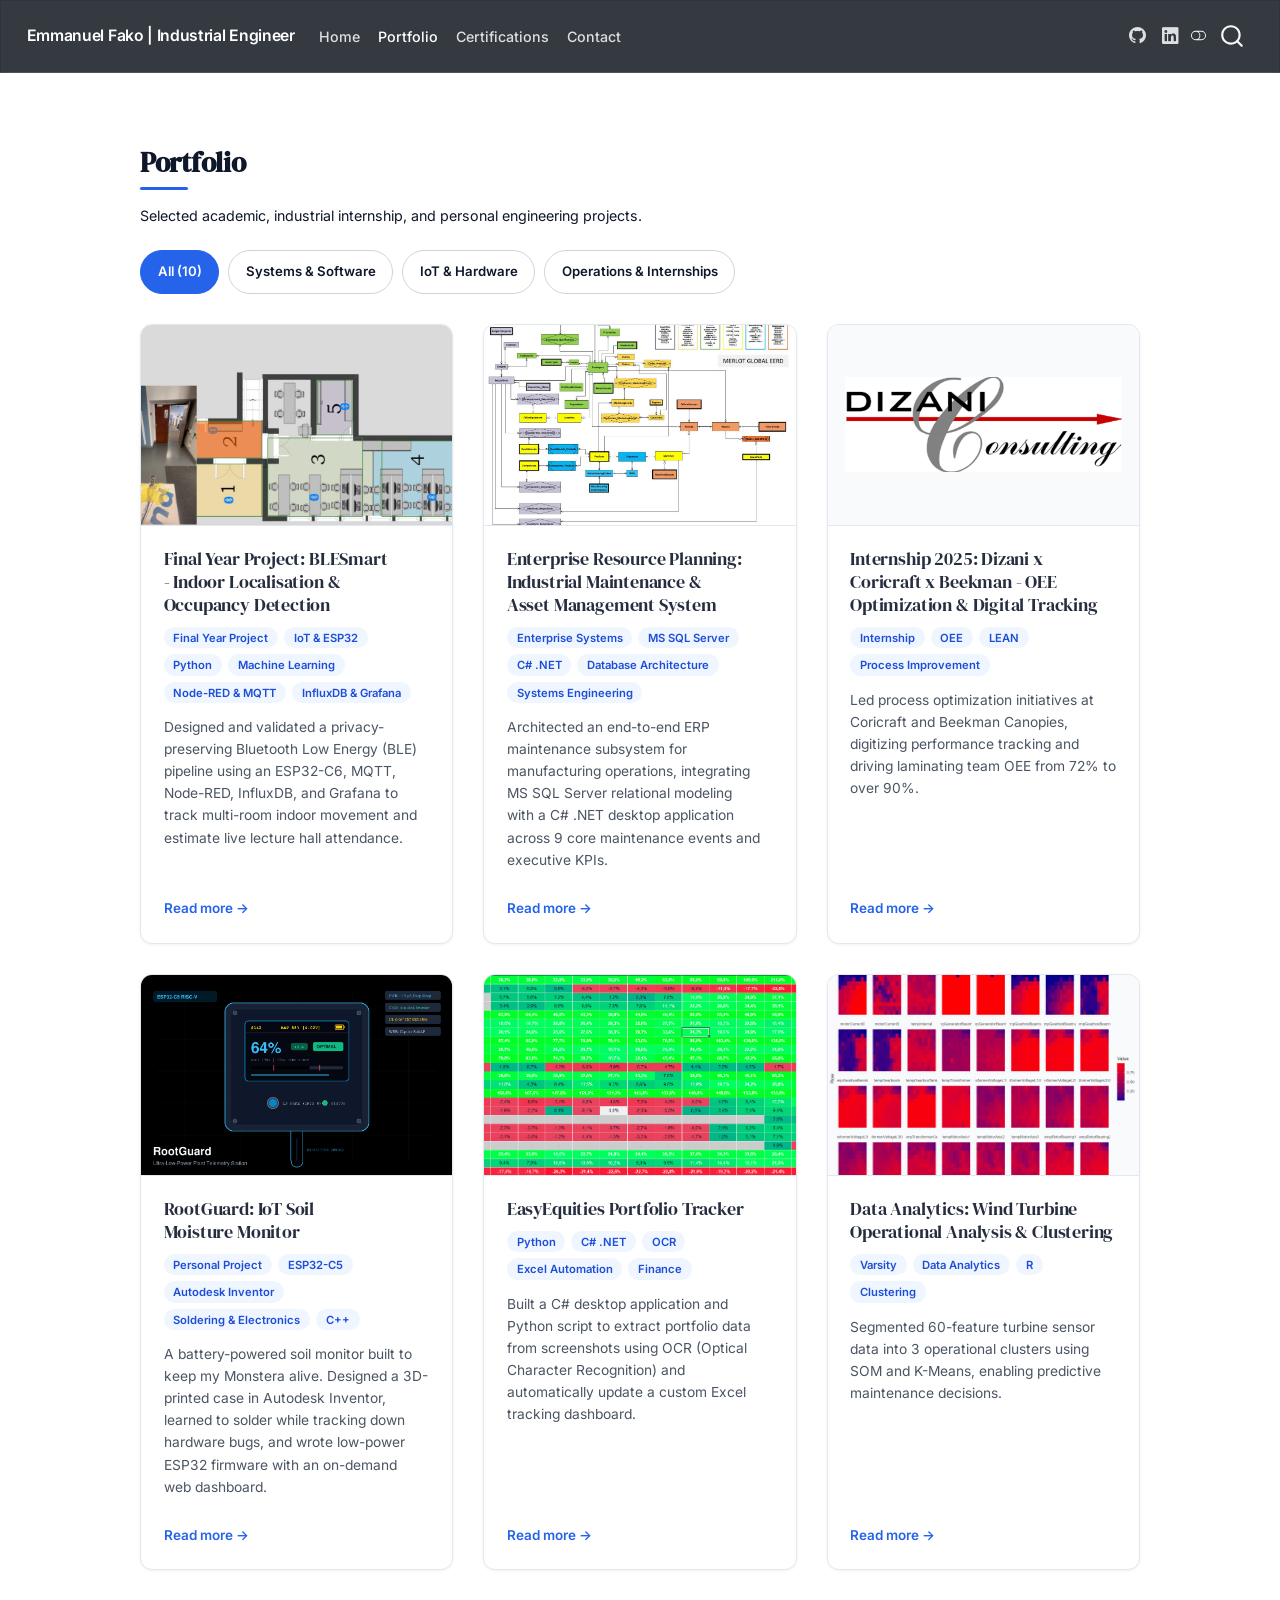
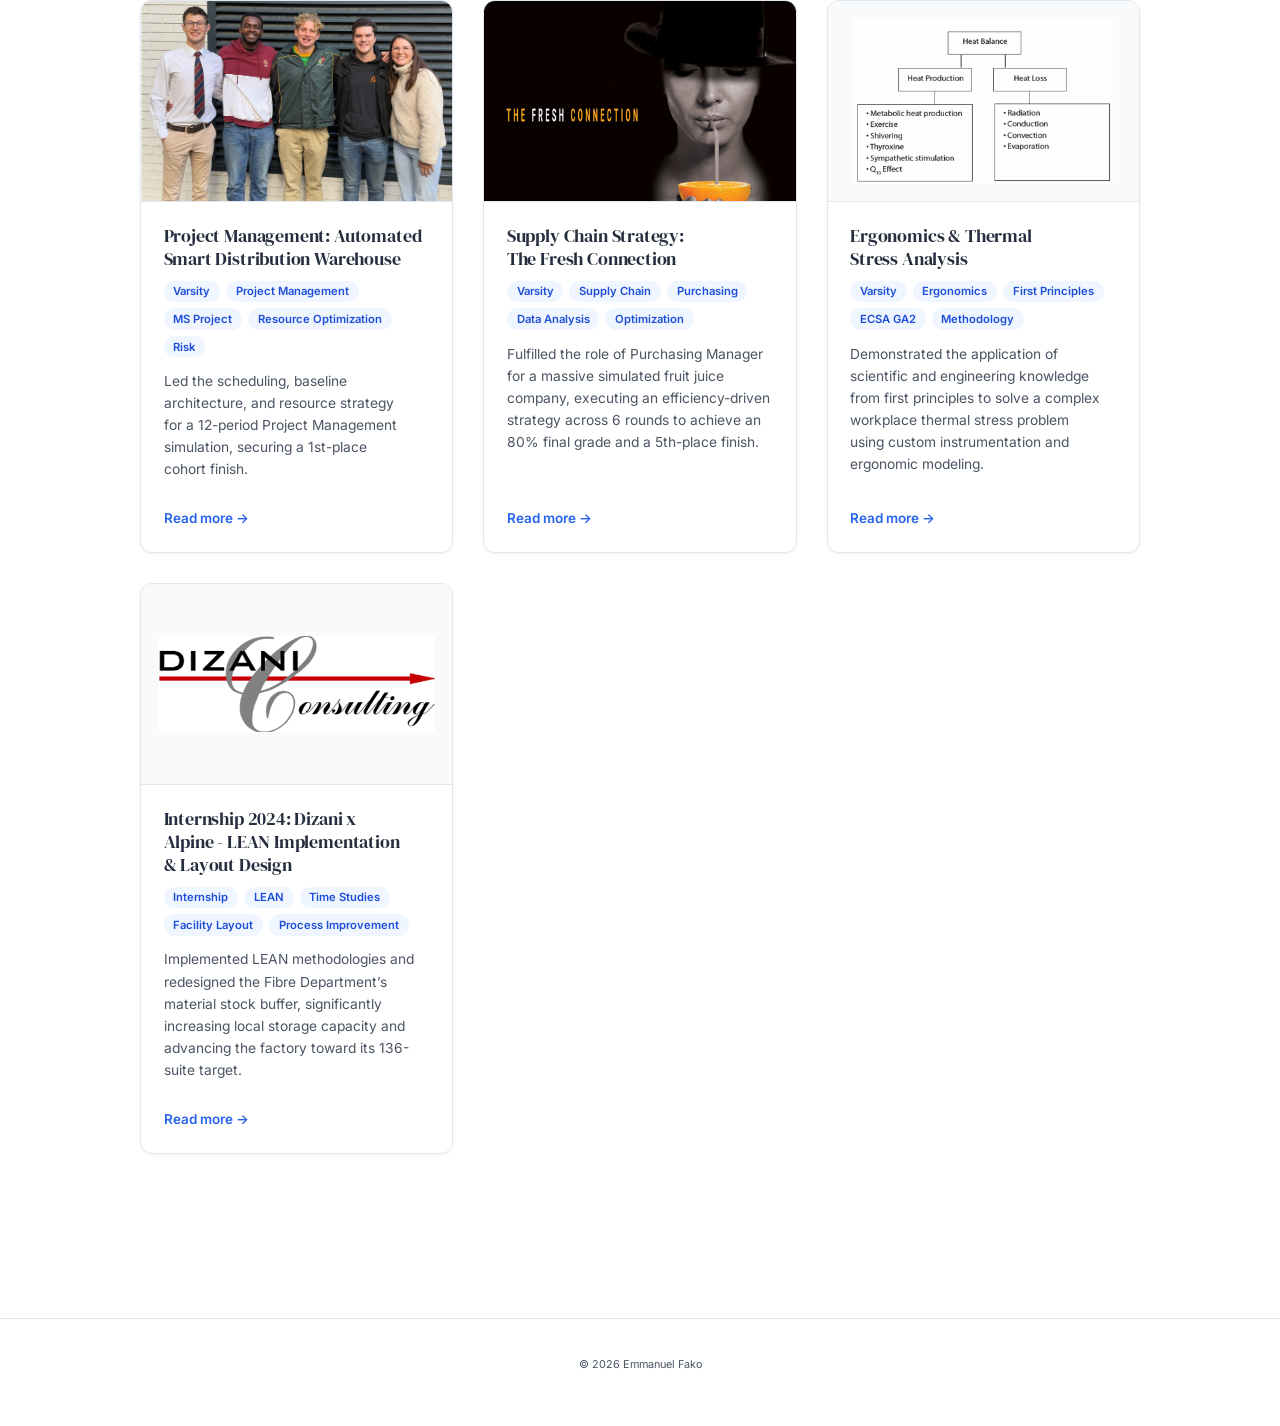
<file: portfolio.html>
<!DOCTYPE html>
<html xmlns="http://www.w3.org/1999/xhtml" lang="en" xml:lang="en"><head>

<meta charset="utf-8">
<meta name="generator" content="quarto-1.9.38">

<meta name="viewport" content="width=device-width, initial-scale=1.0, user-scalable=yes">


<title>Portfolio | Emmanuel Fako – Emmanuel Fako | Industrial Engineer</title>
<style>
/* Default styles provided by pandoc.
** See https://pandoc.org/MANUAL.html#variables-for-html for config info.
*/
code{white-space: pre-wrap;}
span.smallcaps{font-variant: small-caps;}
div.columns{display: flex; gap: min(4vw, 1.5em);}
div.column{flex: auto; overflow-x: auto;}
div.hanging-indent{margin-left: 1.5em; text-indent: -1.5em;}
ul.task-list{list-style: none;}
ul.task-list li input[type="checkbox"] {
  width: 0.8em;
  margin: 0 0.8em 0.2em -1em; /* quarto-specific, see https://github.com/quarto-dev/quarto-cli/issues/4556 */ 
  vertical-align: middle;
}
</style>


<script src="site_libs/quarto-nav/quarto-nav.js"></script>
<script src="site_libs/quarto-nav/headroom.min.js"></script>
<script src="site_libs/clipboard/clipboard.min.js"></script>
<script src="site_libs/quarto-search/autocomplete.umd.js"></script>
<script src="site_libs/quarto-search/fuse.min.js"></script>
<script src="site_libs/quarto-search/quarto-search.js"></script>
<meta name="quarto:offset" content="./">
<link href=".//images/icon.png" rel="icon" type="image/png">
<script src="site_libs/quarto-html/quarto.js" type="module"></script>
<script src="site_libs/quarto-html/tabsets/tabsets.js" type="module"></script>
<script src="site_libs/quarto-html/popper.min.js"></script>
<script src="site_libs/quarto-html/tippy.umd.min.js"></script>
<script src="site_libs/quarto-html/anchor.min.js"></script>
<link href="site_libs/quarto-html/tippy.css" rel="stylesheet">
<link href="site_libs/quarto-html/quarto-syntax-highlighting-15634bcf2e68342d4ad2dfa704d543f6.css" rel="stylesheet" class="quarto-color-scheme" id="quarto-text-highlighting-styles">
<link href="site_libs/quarto-html/quarto-syntax-highlighting-dark-0a6b7249c26820e032cb0bd839ff02b1.css" rel="stylesheet" class="quarto-color-scheme quarto-color-alternate" id="quarto-text-highlighting-styles">
<link href="site_libs/quarto-html/quarto-syntax-highlighting-15634bcf2e68342d4ad2dfa704d543f6.css" rel="stylesheet" class="quarto-color-scheme-extra" id="quarto-text-highlighting-styles">
<script src="site_libs/bootstrap/bootstrap.min.js"></script>
<link href="site_libs/bootstrap/bootstrap-icons.css" rel="stylesheet">
<link href="site_libs/bootstrap/bootstrap-34383ab407711c9051ff0c8b9a65adc8.min.css" rel="stylesheet" append-hash="true" class="quarto-color-scheme" id="quarto-bootstrap" data-mode="light">
<link href="site_libs/bootstrap/bootstrap-dark-dfa25673fad92089dabd8dce756b1c84.min.css" rel="stylesheet" append-hash="true" class="quarto-color-scheme quarto-color-alternate" id="quarto-bootstrap" data-mode="dark">
<link href="site_libs/bootstrap/bootstrap-34383ab407711c9051ff0c8b9a65adc8.min.css" rel="stylesheet" append-hash="true" class="quarto-color-scheme-extra" id="quarto-bootstrap" data-mode="light">
<script src="site_libs/quarto-contrib/glightbox/glightbox.min.js"></script>
<link href="site_libs/quarto-contrib/glightbox/glightbox.min.css" rel="stylesheet">
<link href="site_libs/quarto-contrib/glightbox/lightbox.css" rel="stylesheet">
<script id="quarto-search-options" type="application/json">{
  "location": "navbar",
  "copy-button": false,
  "collapse-after": 3,
  "panel-placement": "end",
  "type": "overlay",
  "limit": 50,
  "keyboard-shortcut": [
    "f",
    "/",
    "s"
  ],
  "show-item-context": false,
  "language": {
    "search-no-results-text": "No results",
    "search-matching-documents-text": "matching documents",
    "search-copy-link-title": "Copy link to search",
    "search-hide-matches-text": "Hide additional matches",
    "search-more-match-text": "more match in this document",
    "search-more-matches-text": "more matches in this document",
    "search-clear-button-title": "Clear",
    "search-text-placeholder": "",
    "search-detached-cancel-button-title": "Cancel",
    "search-submit-button-title": "Submit",
    "search-label": "Search"
  }
}</script>
<style>html{ scroll-behavior: smooth; }</style>


<link rel="stylesheet" href="styles.css">
</head>

<body class="nav-fixed quarto-light"><script id="quarto-html-before-body" type="application/javascript">
    const toggleBodyColorMode = (bsSheetEl) => {
      const mode = bsSheetEl.getAttribute("data-mode");
      const bodyEl = window.document.querySelector("body");
      if (mode === "dark") {
        bodyEl.classList.add("quarto-dark");
        bodyEl.classList.remove("quarto-light");
      } else {
        bodyEl.classList.add("quarto-light");
        bodyEl.classList.remove("quarto-dark");
      }
    }
    const toggleBodyColorPrimary = () => {
      const bsSheetEl = window.document.querySelector("link#quarto-bootstrap:not([rel=disabled-stylesheet])");
      if (bsSheetEl) {
        toggleBodyColorMode(bsSheetEl);
      }
    }
    const setColorSchemeToggle = (alternate) => {
      const toggles = window.document.querySelectorAll('.quarto-color-scheme-toggle');
      for (let i=0; i < toggles.length; i++) {
        const toggle = toggles[i];
        if (toggle) {
          if (alternate) {
            toggle.classList.add("alternate");
          } else {
            toggle.classList.remove("alternate");
          }
        }
      }
    };
    const toggleColorMode = (alternate) => {
      // Switch the stylesheets
      const primaryStylesheets = window.document.querySelectorAll('link.quarto-color-scheme:not(.quarto-color-alternate)');
      const alternateStylesheets = window.document.querySelectorAll('link.quarto-color-scheme.quarto-color-alternate');
      manageTransitions('#quarto-margin-sidebar .nav-link', false);
      if (alternate) {
        // note: dark is layered on light, we don't disable primary!
        enableStylesheet(alternateStylesheets);
        for (const sheetNode of alternateStylesheets) {
          if (sheetNode.id === "quarto-bootstrap") {
            toggleBodyColorMode(sheetNode);
          }
        }
      } else {
        disableStylesheet(alternateStylesheets);
        enableStylesheet(primaryStylesheets)
        toggleBodyColorPrimary();
      }
      manageTransitions('#quarto-margin-sidebar .nav-link', true);
      // Switch the toggles
      setColorSchemeToggle(alternate)
      // Hack to workaround the fact that safari doesn't
      // properly recolor the scrollbar when toggling (#1455)
      if (navigator.userAgent.indexOf('Safari') > 0 && navigator.userAgent.indexOf('Chrome') == -1) {
        manageTransitions("body", false);
        window.scrollTo(0, 1);
        setTimeout(() => {
          window.scrollTo(0, 0);
          manageTransitions("body", true);
        }, 40);
      }
    }
    const disableStylesheet = (stylesheets) => {
      for (let i=0; i < stylesheets.length; i++) {
        const stylesheet = stylesheets[i];
        stylesheet.rel = 'disabled-stylesheet';
      }
    }
    const enableStylesheet = (stylesheets) => {
      for (let i=0; i < stylesheets.length; i++) {
        const stylesheet = stylesheets[i];
        if(stylesheet.rel !== 'stylesheet') { // for Chrome, which will still FOUC without this check
          stylesheet.rel = 'stylesheet';
        }
      }
    }
    const manageTransitions = (selector, allowTransitions) => {
      const els = window.document.querySelectorAll(selector);
      for (let i=0; i < els.length; i++) {
        const el = els[i];
        if (allowTransitions) {
          el.classList.remove('notransition');
        } else {
          el.classList.add('notransition');
        }
      }
    }
    const isFileUrl = () => {
      return window.location.protocol === 'file:';
    }
    const hasAlternateSentinel = () => {
      let styleSentinel = getColorSchemeSentinel();
      if (styleSentinel !== null) {
        return styleSentinel === "alternate";
      } else {
        return false;
      }
    }
    const setStyleSentinel = (alternate) => {
      const value = alternate ? "alternate" : "default";
      if (!isFileUrl()) {
        window.localStorage.setItem("quarto-color-scheme", value);
      } else {
        localAlternateSentinel = value;
      }
    }
    const getColorSchemeSentinel = () => {
      if (!isFileUrl()) {
        const storageValue = window.localStorage.getItem("quarto-color-scheme");
        return storageValue != null ? storageValue : localAlternateSentinel;
      } else {
        return localAlternateSentinel;
      }
    }
    const toggleGiscusIfUsed = (isAlternate, darkModeDefault) => {
      const baseTheme = document.querySelector('#giscus-base-theme')?.value ?? 'light';
      const alternateTheme = document.querySelector('#giscus-alt-theme')?.value ?? 'dark';
      let newTheme = '';
      if(authorPrefersDark) {
        newTheme = isAlternate ? baseTheme : alternateTheme;
      } else {
        newTheme = isAlternate ? alternateTheme : baseTheme;
      }
      const changeGiscusTheme = () => {
        // From: https://github.com/giscus/giscus/issues/336
        const sendMessage = (message) => {
          const iframe = document.querySelector('iframe.giscus-frame');
          if (!iframe) return;
          iframe.contentWindow.postMessage({ giscus: message }, 'https://giscus.app');
        }
        sendMessage({
          setConfig: {
            theme: newTheme
          }
        });
      }
      const isGiscussLoaded = window.document.querySelector('iframe.giscus-frame') !== null;
      if (isGiscussLoaded) {
        changeGiscusTheme();
      }
    };
    const authorPrefersDark = false;
    const darkModeDefault = authorPrefersDark;
      document.querySelector('link#quarto-text-highlighting-styles.quarto-color-scheme-extra').rel = 'disabled-stylesheet';
      document.querySelector('link#quarto-bootstrap.quarto-color-scheme-extra').rel = 'disabled-stylesheet';
    let localAlternateSentinel = darkModeDefault ? 'alternate' : 'default';
    // Dark / light mode switch
    window.quartoToggleColorScheme = () => {
      // Read the current dark / light value
      let toAlternate = !hasAlternateSentinel();
      toggleColorMode(toAlternate);
      setStyleSentinel(toAlternate);
      toggleGiscusIfUsed(toAlternate, darkModeDefault);
      window.dispatchEvent(new Event('resize'));
    };
    // Switch to dark mode if need be
    if (hasAlternateSentinel()) {
      toggleColorMode(true);
    } else {
      toggleColorMode(false);
    }
  </script>

<div id="quarto-search-results"></div>
  <header id="quarto-header" class="headroom fixed-top">
    <nav class="navbar navbar-expand-lg " data-bs-theme="dark">
      <div class="navbar-container container-fluid">
      <div class="navbar-brand-container mx-auto">
    <a class="navbar-brand" href="./index.html">
    <span class="navbar-title">Emmanuel Fako | Industrial Engineer</span>
    </a>
  </div>
            <div id="quarto-search" class="" title="Search"></div>
          <button class="navbar-toggler" type="button" data-bs-toggle="collapse" data-bs-target="#navbarCollapse" aria-controls="navbarCollapse" role="menu" aria-expanded="false" aria-label="Toggle navigation" onclick="if (window.quartoToggleHeadroom) { window.quartoToggleHeadroom(); }">
  <span class="navbar-toggler-icon"></span>
</button>
          <div class="collapse navbar-collapse" id="navbarCollapse">
            <ul class="navbar-nav navbar-nav-scroll me-auto">
  <li class="nav-item">
    <a class="nav-link" href="./index.html"> 
<span class="menu-text">Home</span></a>
  </li>  
  <li class="nav-item">
    <a class="nav-link active" href="./portfolio.html" aria-current="page"> 
<span class="menu-text">Portfolio</span></a>
  </li>  
  <li class="nav-item">
    <a class="nav-link" href="./certifications.html"> 
<span class="menu-text">Certifications</span></a>
  </li>  
  <li class="nav-item">
    <a class="nav-link" href="./contact.html"> 
<span class="menu-text">Contact</span></a>
  </li>  
</ul>
            <ul class="navbar-nav navbar-nav-scroll ms-auto">
  <li class="nav-item compact">
    <a class="nav-link" href="https://github.com/Eman-tron"> <i class="bi bi-github" role="img" aria-label="GitHub">
</i> 
<span class="menu-text"></span></a>
  </li>  
  <li class="nav-item compact">
    <a class="nav-link" href="https://linkedin.com/in/emmanuel-fako-773180364"> <i class="bi bi-linkedin" role="img" aria-label="LinkedIn">
</i> 
<span class="menu-text"></span></a>
  </li>  
</ul>
          </div> <!-- /navcollapse -->
            <div class="quarto-navbar-tools">
  <a href="" class="quarto-color-scheme-toggle quarto-navigation-tool  px-1" onclick="window.quartoToggleColorScheme(); return false;" title="Toggle dark mode"><i class="bi"></i></a>
</div>
      </div> <!-- /container-fluid -->
    </nav>
</header>
<!-- content -->
<div id="quarto-content" class="quarto-container page-columns page-rows-contents page-layout-full page-navbar">
<!-- sidebar -->
<!-- margin-sidebar -->
    
<!-- main -->
<main class="content column-page" id="quarto-document-content"><header id="title-block-header" class="quarto-title-block"></header>





<section id="portfolio" class="level1 section-title">
<h1 class="section-title">Portfolio</h1>
<p>Selected academic, industrial internship, and personal engineering projects.</p>
<div class="filter-bar" role="group" aria-label="Filter projects by category">
  <button type="button" class="filter-btn active" data-filter="all" aria-pressed="true">All (10)</button>
  <button type="button" class="filter-btn" data-filter="systems" aria-pressed="false">Systems &amp; Software</button>
  <button type="button" class="filter-btn" data-filter="iot" aria-pressed="false">IoT &amp; Hardware</button>
  <button type="button" class="filter-btn" data-filter="operations" aria-pressed="false">Operations &amp; Internships</button>
</div>
<div class="project-grid">
<div class="project-card" data-categories="iot systems">
<div class="quarto-figure quarto-figure-center">
<figure class="figure">
<p><img src="images/blesmart/walkthrough.jpg" class="img-fluid figure-img"></p>
<figcaption>BLESmart Indoor Localisation and Occupancy Detection</figcaption>
</figure>
</div>
<section id="final-year-project-blesmart---indoor-localisation-occupancy-detection" class="level3 project-card-body">
<h3 class="anchored" data-anchor-id="final-year-project-blesmart---indoor-localisation-occupancy-detection"><a href="./projects/blesmart.html">Final Year Project: BLESmart - Indoor Localisation &amp; Occupancy Detection</a></h3>
<div class="project-tags">
<p><span class="tag">Final Year Project</span> <span class="tag">IoT &amp; ESP32</span> <span class="tag">Python</span> <span class="tag">Machine Learning</span> <span class="tag">Node-RED &amp; MQTT</span> <span class="tag">InfluxDB &amp; Grafana</span></p>
</div>
<p>Designed and validated a privacy-preserving Bluetooth Low Energy (BLE) pipeline using an ESP32-C6, MQTT, Node-RED, InfluxDB, and Grafana to track multi-room indoor movement and estimate live lecture hall attendance.</p>
<p><a href="./projects/blesmart.html" class="project-link">Read more →</a></p>
</section>
</div>
<div class="project-card" data-categories="systems">
<div class="quarto-figure quarto-figure-center">
<figure class="figure">
<p><img src="images/erp_eerd.png" class="img-fluid figure-img"></p>
<figcaption>Enterprise Maintenance ERP System</figcaption>
</figure>
</div>
<section id="enterprise-resource-planning-industrial-maintenance-asset-management-system" class="level3 project-card-body">
<h3 class="anchored" data-anchor-id="enterprise-resource-planning-industrial-maintenance-asset-management-system"><a href="./projects/maintenance-erp.html">Enterprise Resource Planning: Industrial Maintenance &amp; Asset Management System</a></h3>
<div class="project-tags">
<p><span class="tag">Enterprise Systems</span> <span class="tag">MS SQL Server</span> <span class="tag">C# .NET</span> <span class="tag">Database Architecture</span> <span class="tag">Systems Engineering</span></p>
</div>
<p>Architected an end-to-end ERP maintenance subsystem for manufacturing operations, integrating MS SQL Server relational modeling with a C# .NET desktop application across 9 core maintenance events and executive KPIs.</p>
<p><a href="./projects/maintenance-erp.html" class="project-link">Read more →</a></p>
</section>
</div>
<div class="project-card" data-categories="operations">
<div class="quarto-figure quarto-figure-center">
<figure class="figure">
<p><img src="images/dizani.png" class="img-fluid figure-img"></p>
<figcaption>OEE Optimization</figcaption>
</figure>
</div>
<section id="internship-2025-dizani-x-coricraft-x-beekman---oee-optimization-digital-tracking" class="level3 project-card-body">
<h3 class="anchored" data-anchor-id="internship-2025-dizani-x-coricraft-x-beekman---oee-optimization-digital-tracking"><a href="./projects/dizani-2025.html">Internship 2025: Dizani x Coricraft x Beekman - OEE Optimization &amp; Digital Tracking</a></h3>
<div class="project-tags">
<p><span class="tag">Internship</span> <span class="tag">OEE</span> <span class="tag">LEAN</span> <span class="tag">Process Improvement</span></p>
</div>
<p>Led process optimization initiatives at Coricraft and Beekman Canopies, digitizing performance tracking and driving laminating team OEE from 72% to over 90%.</p>
<p><a href="./projects/dizani-2025.html" class="project-link">Read more →</a></p>
</section>
</div>
<div class="project-card" data-categories="iot">
<div class="quarto-figure quarto-figure-center">
<figure class="figure">
<p><img src="images/rootguard_card.png" class="img-fluid figure-img"></p>
<figcaption>RootGuard Soil Monitor</figcaption>
</figure>
</div>
<section id="rootguard-iot-soil-moisture-monitor" class="level3 project-card-body">
<h3 class="anchored" data-anchor-id="rootguard-iot-soil-moisture-monitor"><a href="./projects/rootguard.html">RootGuard: IoT Soil Moisture Monitor</a></h3>
<div class="project-tags">
<p><span class="tag">Personal Project</span> <span class="tag">ESP32-C5</span> <span class="tag">Autodesk Inventor</span> <span class="tag">Soldering &amp; Electronics</span> <span class="tag">C++</span></p>
</div>
<p>A battery-powered soil monitor built to keep my Monstera alive. Designed a 3D-printed case in Autodesk Inventor, learned to solder while tracking down hardware bugs, and wrote low-power ESP32 firmware with an on-demand web dashboard.</p>
<p><a href="./projects/rootguard.html" class="project-link">Read more →</a></p>
</section>
</div>
<div class="project-card" data-categories="systems">
<div class="quarto-figure quarto-figure-center">
<figure class="figure">
<p><img src="images/ee_dash.png" class="img-fluid figure-img"></p>
<figcaption>Portfolio Tracker Dashboard</figcaption>
</figure>
</div>
<section id="easyequities-portfolio-tracker" class="level3 project-card-body">
<h3 class="anchored" data-anchor-id="easyequities-portfolio-tracker"><a href="./projects/ee-tracker.html">EasyEquities Portfolio Tracker</a></h3>
<div class="project-tags">
<p><span class="tag">Python</span> <span class="tag">C# .NET</span> <span class="tag">OCR</span> <span class="tag">Excel Automation</span> <span class="tag">Finance</span></p>
</div>
<p>Built a C# desktop application and Python script to extract portfolio data from screenshots using OCR (Optical Character Recognition) and automatically update a custom Excel tracking dashboard.</p>
<p><a href="./projects/ee-tracker.html" class="project-link">Read more →</a></p>
</section>
</div>
<div class="project-card" data-categories="systems">
<div class="quarto-figure quarto-figure-center">
<figure class="figure">
<p><img src="images/SOM_grid2.png" class="img-fluid figure-img"></p>
<figcaption>Wind Turbine Clustering</figcaption>
</figure>
</div>
<section id="data-analytics-wind-turbine-operational-analysis-clustering" class="level3 project-card-body">
<h3 class="anchored" data-anchor-id="data-analytics-wind-turbine-operational-analysis-clustering"><a href="./projects/wind-turbine.html">Data Analytics: Wind Turbine Operational Analysis &amp; Clustering</a></h3>
<div class="project-tags">
<p><span class="tag">Varsity</span> <span class="tag">Data Analytics</span> <span class="tag">R</span> <span class="tag">Clustering</span></p>
</div>
<p>Segmented 60-feature turbine sensor data into 3 operational clusters using SOM and K-Means, enabling predictive maintenance decisions.</p>
<p><a href="./projects/wind-turbine.html" class="project-link">Read more →</a></p>
</section>
</div>
<div class="project-card" data-categories="operations">
<div class="quarto-figure quarto-figure-center">
<figure class="figure">
<p><img src="images/team_photo.png" class="img-fluid figure-img"></p>
<figcaption>Takealot Smart Distribution Warehouse</figcaption>
</figure>
</div>
<section id="project-management-automated-smart-distribution-warehouse" class="level3 project-card-body">
<h3 class="anchored" data-anchor-id="project-management-automated-smart-distribution-warehouse"><a href="./projects/takealot-warehouse.html">Project Management: Automated Smart Distribution Warehouse</a></h3>
<div class="project-tags">
<p><span class="tag">Varsity</span> <span class="tag">Project Management</span> <span class="tag">MS Project</span> <span class="tag">Resource Optimization</span> <span class="tag">Risk</span></p>
</div>
<p>Led the scheduling, baseline architecture, and resource strategy for a 12-period Project Management simulation, securing a 1st-place cohort finish.</p>
<p><a href="./projects/takealot-warehouse.html" class="project-link">Read more →</a></p>
</section>
</div>
<div class="project-card" data-categories="operations">
<div class="quarto-figure quarto-figure-center">
<figure class="figure">
<p><img src="images/tfc.png" class="img-fluid figure-img"></p>
<figcaption>The Fresh Connection Supply Chain</figcaption>
</figure>
</div>
<section id="supply-chain-strategy-the-fresh-connection" class="level3 project-card-body">
<h3 class="anchored" data-anchor-id="supply-chain-strategy-the-fresh-connection"><a href="./projects/fresh-connection.html">Supply Chain Strategy: The Fresh Connection</a></h3>
<div class="project-tags">
<p><span class="tag">Varsity</span> <span class="tag">Supply Chain</span> <span class="tag">Purchasing</span> <span class="tag">Data Analysis</span> <span class="tag">Optimization</span></p>
</div>
<p>Fulfilled the role of Purchasing Manager for a massive simulated fruit juice company, executing an efficiency-driven strategy across 6 rounds to achieve an 80% final grade and a 5th-place finish.</p>
<p><a href="./projects/fresh-connection.html" class="project-link">Read more →</a></p>
</section>
</div>
<div class="project-card" data-categories="operations">
<div class="quarto-figure quarto-figure-center">
<figure class="figure">
<p><img src="images/ergospp.png" class="img-fluid figure-img"></p>
<figcaption>Thermal Stress Analysis</figcaption>
</figure>
</div>
<section id="ergonomics-thermal-stress-analysis" class="level3 project-card-body">
<h3 class="anchored" data-anchor-id="ergonomics-thermal-stress-analysis"><a href="./projects/thermal-stress.html">Ergonomics &amp; Thermal Stress Analysis</a></h3>
<div class="project-tags">
<p><span class="tag">Varsity</span> <span class="tag">Ergonomics</span> <span class="tag">First Principles</span> <span class="tag">ECSA GA2</span> <span class="tag">Methodology</span></p>
</div>
<p>Demonstrated the application of scientific and engineering knowledge from first principles to solve a complex workplace thermal stress problem using custom instrumentation and ergonomic modeling.</p>
<p><a href="./projects/thermal-stress.html" class="project-link">Read more →</a></p>
</section>
</div>
<div class="project-card" data-categories="operations">
<div class="quarto-figure quarto-figure-center">
<figure class="figure">
<p><img src="images/dizani.png" class="img-fluid figure-img"></p>
<figcaption>LEAN Layout Optimization</figcaption>
</figure>
</div>
<section id="internship-2024-dizani-x-alpine---lean-implementation-layout-design" class="level3 project-card-body">
<h3 class="anchored" data-anchor-id="internship-2024-dizani-x-alpine---lean-implementation-layout-design"><a href="./projects/dizani-2024.html">Internship 2024: Dizani x Alpine - LEAN Implementation &amp; Layout Design</a></h3>
<div class="project-tags">
<p><span class="tag">Internship</span> <span class="tag">LEAN</span> <span class="tag">Time Studies</span> <span class="tag">Facility Layout</span> <span class="tag">Process Improvement</span></p>
</div>
<p>Implemented LEAN methodologies and redesigned the Fibre Department’s material stock buffer, significantly increasing local storage capacity and advancing the factory toward its 136-suite target.</p>
<p><a href="./projects/dizani-2024.html" class="project-link">Read more →</a></p>
</section>
</div>
</div>
<script>
document.addEventListener("DOMContentLoaded", function () {
  var buttons = document.querySelectorAll(".filter-btn");
  var cards = document.querySelectorAll(".project-grid .project-card");
  if (!buttons.length || !cards.length) return;

  buttons.forEach(function (btn) {
    btn.addEventListener("click", function () {
      var filter = btn.getAttribute("data-filter") || "all";

      buttons.forEach(function (b) {
        var active = b === btn;
        b.classList.toggle("active", active);
        b.setAttribute("aria-pressed", active ? "true" : "false");
      });

      cards.forEach(function (card) {
        var cats = (card.getAttribute("data-categories") || "").split(/\s+/);
        var show = filter === "all" || cats.indexOf(filter) !== -1;
        card.classList.toggle("is-hidden", !show);
      });
    });
  });
});
</script>
</section>



</main> <!-- /main -->
<script id="quarto-html-after-body" type="application/javascript">
  window.document.addEventListener("DOMContentLoaded", function (event) {
    // Ensure there is a toggle, if there isn't float one in the top right
    if (window.document.querySelector('.quarto-color-scheme-toggle') === null) {
      const a = window.document.createElement('a');
      a.classList.add('top-right');
      a.classList.add('quarto-color-scheme-toggle');
      a.href = "";
      a.onclick = function() { try { window.quartoToggleColorScheme(); } catch {} return false; };
      const i = window.document.createElement("i");
      i.classList.add('bi');
      a.appendChild(i);
      window.document.body.appendChild(a);
    }
    setColorSchemeToggle(hasAlternateSentinel())
    const icon = "";
    const anchorJS = new window.AnchorJS();
    anchorJS.options = {
      placement: 'right',
      icon: icon
    };
    anchorJS.add('.anchored');
    const isCodeAnnotation = (el) => {
      for (const clz of el.classList) {
        if (clz.startsWith('code-annotation-')) {                     
          return true;
        }
      }
      return false;
    }
    const onCopySuccess = function(e) {
      // button target
      const button = e.trigger;
      // don't keep focus
      button.blur();
      // flash "checked"
      button.classList.add('code-copy-button-checked');
      var currentTitle = button.getAttribute("title");
      button.setAttribute("title", "Copied!");
      let tooltip;
      if (window.bootstrap) {
        button.setAttribute("data-bs-toggle", "tooltip");
        button.setAttribute("data-bs-placement", "left");
        button.setAttribute("data-bs-title", "Copied!");
        tooltip = new bootstrap.Tooltip(button, 
          { trigger: "manual", 
            customClass: "code-copy-button-tooltip",
            offset: [0, -8]});
        tooltip.show();    
      }
      setTimeout(function() {
        if (tooltip) {
          tooltip.hide();
          button.removeAttribute("data-bs-title");
          button.removeAttribute("data-bs-toggle");
          button.removeAttribute("data-bs-placement");
        }
        button.setAttribute("title", currentTitle);
        button.classList.remove('code-copy-button-checked');
      }, 1000);
      // clear code selection
      e.clearSelection();
    }
    const getTextToCopy = function(trigger) {
      const outerScaffold = trigger.parentElement.cloneNode(true);
      const codeEl = outerScaffold.querySelector('code');
      for (const childEl of codeEl.children) {
        if (isCodeAnnotation(childEl)) {
          childEl.remove();
        }
      }
      return codeEl.innerText;
    }
    const clipboard = new window.ClipboardJS('.code-copy-button:not([data-in-quarto-modal])', {
      text: getTextToCopy
    });
    clipboard.on('success', onCopySuccess);
    if (window.document.getElementById('quarto-embedded-source-code-modal')) {
      const clipboardModal = new window.ClipboardJS('.code-copy-button[data-in-quarto-modal]', {
        text: getTextToCopy,
        container: window.document.getElementById('quarto-embedded-source-code-modal')
      });
      clipboardModal.on('success', onCopySuccess);
    }
      var localhostRegex = new RegExp(/^(?:http|https):\/\/localhost\:?[0-9]*\//);
      var mailtoRegex = new RegExp(/^mailto:/);
        var filterRegex = new RegExp("^(?:http:|https:)\/\/(?:eman-tron\.github\.io|Eman-tron\.github\.io|localhost|127\.0\.0\.1)");
      var isInternal = (href) => {
          return filterRegex.test(href) || localhostRegex.test(href) || mailtoRegex.test(href);
      }
      // Inspect non-navigation links and adorn them if external
     var links = window.document.querySelectorAll('a[href]:not(.nav-link):not(.navbar-brand):not(.toc-action):not(.sidebar-link):not(.sidebar-item-toggle):not(.pagination-link):not(.no-external):not([aria-hidden]):not(.dropdown-item):not(.quarto-navigation-tool):not(.about-link)');
      for (var i=0; i<links.length; i++) {
        const link = links[i];
        if (!isInternal(link.href)) {
          // undo the damage that might have been done by quarto-nav.js in the case of
          // links that we want to consider external
          if (link.dataset.originalHref !== undefined) {
            link.href = link.dataset.originalHref;
          }
            // target, if specified
            link.setAttribute("target", "_blank");
            if (link.getAttribute("rel") === null) {
              link.setAttribute("rel", "noopener");
            }
        }
      }
    function tippyHover(el, contentFn, onTriggerFn, onUntriggerFn) {
      const config = {
        allowHTML: true,
        maxWidth: 500,
        delay: 100,
        arrow: false,
        appendTo: function(el) {
            return el.parentElement;
        },
        interactive: true,
        interactiveBorder: 10,
        theme: 'quarto',
        placement: 'bottom-start',
      };
      if (contentFn) {
        config.content = contentFn;
      }
      if (onTriggerFn) {
        config.onTrigger = onTriggerFn;
      }
      if (onUntriggerFn) {
        config.onUntrigger = onUntriggerFn;
      }
      window.tippy(el, config); 
    }
    const noterefs = window.document.querySelectorAll('a[role="doc-noteref"]');
    for (var i=0; i<noterefs.length; i++) {
      const ref = noterefs[i];
      tippyHover(ref, function() {
        // use id or data attribute instead here
        let href = ref.getAttribute('data-footnote-href') || ref.getAttribute('href');
        try { href = new URL(href).hash; } catch {}
        const id = href.replace(/^#\/?/, "");
        const note = window.document.getElementById(id);
        if (note) {
          return note.innerHTML;
        } else {
          return "";
        }
      });
    }
    const xrefs = window.document.querySelectorAll('a.quarto-xref');
    const processXRef = (id, note) => {
      // Strip column container classes
      const stripColumnClz = (el) => {
        el.classList.remove("page-full", "page-columns");
        if (el.children) {
          for (const child of el.children) {
            stripColumnClz(child);
          }
        }
      }
      stripColumnClz(note)
      if (id === null || id.startsWith('sec-')) {
        // Special case sections, only their first couple elements
        const container = document.createElement("div");
        if (note.children && note.children.length > 2) {
          container.appendChild(note.children[0].cloneNode(true));
          for (let i = 1; i < note.children.length; i++) {
            const child = note.children[i];
            if (child.tagName === "P" && child.innerText === "") {
              continue;
            } else {
              container.appendChild(child.cloneNode(true));
              break;
            }
          }
          if (window.Quarto?.typesetMath) {
            window.Quarto.typesetMath(container);
          }
          return container.innerHTML
        } else {
          if (window.Quarto?.typesetMath) {
            window.Quarto.typesetMath(note);
          }
          return note.innerHTML;
        }
      } else {
        // Remove any anchor links if they are present
        const anchorLink = note.querySelector('a.anchorjs-link');
        if (anchorLink) {
          anchorLink.remove();
        }
        if (window.Quarto?.typesetMath) {
          window.Quarto.typesetMath(note);
        }
        if (note.classList.contains("callout")) {
          return note.outerHTML;
        } else {
          return note.innerHTML;
        }
      }
    }
    for (var i=0; i<xrefs.length; i++) {
      const xref = xrefs[i];
      tippyHover(xref, undefined, function(instance) {
        instance.disable();
        let url = xref.getAttribute('href');
        let hash = undefined; 
        if (url.startsWith('#')) {
          hash = url;
        } else {
          try { hash = new URL(url).hash; } catch {}
        }
        if (hash) {
          const id = hash.replace(/^#\/?/, "");
          const note = window.document.getElementById(id);
          if (note !== null) {
            try {
              const html = processXRef(id, note.cloneNode(true));
              instance.setContent(html);
            } finally {
              instance.enable();
              instance.show();
            }
          } else {
            // See if we can fetch this
            fetch(url.split('#')[0])
            .then(res => res.text())
            .then(html => {
              const parser = new DOMParser();
              const htmlDoc = parser.parseFromString(html, "text/html");
              const note = htmlDoc.getElementById(id);
              if (note !== null) {
                const html = processXRef(id, note);
                instance.setContent(html);
              } 
            }).finally(() => {
              instance.enable();
              instance.show();
            });
          }
        } else {
          // See if we can fetch a full url (with no hash to target)
          // This is a special case and we should probably do some content thinning / targeting
          fetch(url)
          .then(res => res.text())
          .then(html => {
            const parser = new DOMParser();
            const htmlDoc = parser.parseFromString(html, "text/html");
            const note = htmlDoc.querySelector('main.content');
            if (note !== null) {
              // This should only happen for chapter cross references
              // (since there is no id in the URL)
              // remove the first header
              if (note.children.length > 0 && note.children[0].tagName === "HEADER") {
                note.children[0].remove();
              }
              const html = processXRef(null, note);
              instance.setContent(html);
            } 
          }).finally(() => {
            instance.enable();
            instance.show();
          });
        }
      }, function(instance) {
      });
    }
        let selectedAnnoteEl;
        const selectorForAnnotation = ( cell, annotation) => {
          let cellAttr = 'data-code-cell="' + cell + '"';
          let lineAttr = 'data-code-annotation="' +  annotation + '"';
          const selector = 'span[' + cellAttr + '][' + lineAttr + ']';
          return selector;
        }
        const selectCodeLines = (annoteEl) => {
          const doc = window.document;
          const targetCell = annoteEl.getAttribute("data-target-cell");
          const targetAnnotation = annoteEl.getAttribute("data-target-annotation");
          const annoteSpan = window.document.querySelector(selectorForAnnotation(targetCell, targetAnnotation));
          const lines = annoteSpan.getAttribute("data-code-lines").split(",");
          const lineIds = lines.map((line) => {
            return targetCell + "-" + line;
          })
          let top = null;
          let height = null;
          let parent = null;
          if (lineIds.length > 0) {
              //compute the position of the single el (top and bottom and make a div)
              const el = window.document.getElementById(lineIds[0]);
              top = el.offsetTop;
              height = el.offsetHeight;
              parent = el.parentElement.parentElement;
            if (lineIds.length > 1) {
              const lastEl = window.document.getElementById(lineIds[lineIds.length - 1]);
              const bottom = lastEl.offsetTop + lastEl.offsetHeight;
              height = bottom - top;
            }
            if (top !== null && height !== null && parent !== null) {
              // cook up a div (if necessary) and position it 
              let div = window.document.getElementById("code-annotation-line-highlight");
              if (div === null) {
                div = window.document.createElement("div");
                div.setAttribute("id", "code-annotation-line-highlight");
                div.style.position = 'absolute';
                parent.appendChild(div);
              }
              div.style.top = top - 2 + "px";
              div.style.height = height + 4 + "px";
              div.style.left = 0;
              let gutterDiv = window.document.getElementById("code-annotation-line-highlight-gutter");
              if (gutterDiv === null) {
                gutterDiv = window.document.createElement("div");
                gutterDiv.setAttribute("id", "code-annotation-line-highlight-gutter");
                gutterDiv.style.position = 'absolute';
                const codeCell = window.document.getElementById(targetCell);
                const gutter = codeCell.querySelector('.code-annotation-gutter');
                gutter.appendChild(gutterDiv);
              }
              gutterDiv.style.top = top - 2 + "px";
              gutterDiv.style.height = height + 4 + "px";
            }
            selectedAnnoteEl = annoteEl;
          }
        };
        const unselectCodeLines = () => {
          const elementsIds = ["code-annotation-line-highlight", "code-annotation-line-highlight-gutter"];
          elementsIds.forEach((elId) => {
            const div = window.document.getElementById(elId);
            if (div) {
              div.remove();
            }
          });
          selectedAnnoteEl = undefined;
        };
          // Handle positioning of the toggle
      window.addEventListener(
        "resize",
        throttle(() => {
          elRect = undefined;
          if (selectedAnnoteEl) {
            selectCodeLines(selectedAnnoteEl);
          }
        }, 10)
      );
      function throttle(fn, ms) {
      let throttle = false;
      let timer;
        return (...args) => {
          if(!throttle) { // first call gets through
              fn.apply(this, args);
              throttle = true;
          } else { // all the others get throttled
              if(timer) clearTimeout(timer); // cancel #2
              timer = setTimeout(() => {
                fn.apply(this, args);
                timer = throttle = false;
              }, ms);
          }
        };
      }
        // Attach click handler to the DT
        const annoteDls = window.document.querySelectorAll('dt[data-target-cell]');
        for (const annoteDlNode of annoteDls) {
          annoteDlNode.addEventListener('click', (event) => {
            const clickedEl = event.target;
            if (clickedEl !== selectedAnnoteEl) {
              unselectCodeLines();
              const activeEl = window.document.querySelector('dt[data-target-cell].code-annotation-active');
              if (activeEl) {
                activeEl.classList.remove('code-annotation-active');
              }
              selectCodeLines(clickedEl);
              clickedEl.classList.add('code-annotation-active');
            } else {
              // Unselect the line
              unselectCodeLines();
              clickedEl.classList.remove('code-annotation-active');
            }
          });
        }
    const findCites = (el) => {
      const parentEl = el.parentElement;
      if (parentEl) {
        const cites = parentEl.dataset.cites;
        if (cites) {
          return {
            el,
            cites: cites.split(' ')
          };
        } else {
          return findCites(el.parentElement)
        }
      } else {
        return undefined;
      }
    };
    var bibliorefs = window.document.querySelectorAll('a[role="doc-biblioref"]');
    for (var i=0; i<bibliorefs.length; i++) {
      const ref = bibliorefs[i];
      const citeInfo = findCites(ref);
      if (citeInfo) {
        tippyHover(citeInfo.el, function() {
          var popup = window.document.createElement('div');
          citeInfo.cites.forEach(function(cite) {
            var citeDiv = window.document.createElement('div');
            citeDiv.classList.add('hanging-indent');
            citeDiv.classList.add('csl-entry');
            var biblioDiv = window.document.getElementById('ref-' + cite);
            if (biblioDiv) {
              citeDiv.innerHTML = biblioDiv.innerHTML;
            }
            popup.appendChild(citeDiv);
          });
          return popup.innerHTML;
        });
      }
    }
  });
  </script>
</div> <!-- /content -->
<footer class="footer">
  <div class="nav-footer">
    <div class="nav-footer-left">
      &nbsp;
    </div>   
    <div class="nav-footer-center">
<p>© 2026 Emmanuel Fako</p>
</div>
    <div class="nav-footer-right">
      &nbsp;
    </div>
  </div>
</footer>
<script>var lightboxQuarto = GLightbox({"closeEffect":"zoom","descPosition":"bottom","loop":false,"openEffect":"zoom","selector":".lightbox"});
(function() {
  let previousOnload = window.onload;
  window.onload = () => {
    if (previousOnload) {
      previousOnload();
    }
    lightboxQuarto.on('slide_before_load', (data) => {
      const { slideIndex, slideNode, slideConfig, player, trigger } = data;
      const href = trigger.getAttribute('href');
      if (href !== null) {
        const imgEl = window.document.querySelector(`a[href="${href}"] img`);
        if (imgEl !== null) {
          const srcAttr = imgEl.getAttribute("src");
          if (srcAttr && srcAttr.startsWith("data:")) {
            slideConfig.href = srcAttr;
          }
        }
      } 
    });
  
    lightboxQuarto.on('slide_after_load', (data) => {
      const { slideIndex, slideNode, slideConfig, player, trigger } = data;
      if (window.Quarto?.typesetMath) {
        window.Quarto.typesetMath(slideNode);
      }
    });
  
  };
  
})();
          </script>




<script src="site_libs/quarto-html/zenscroll-min.js"></script>
</body></html>
</file>
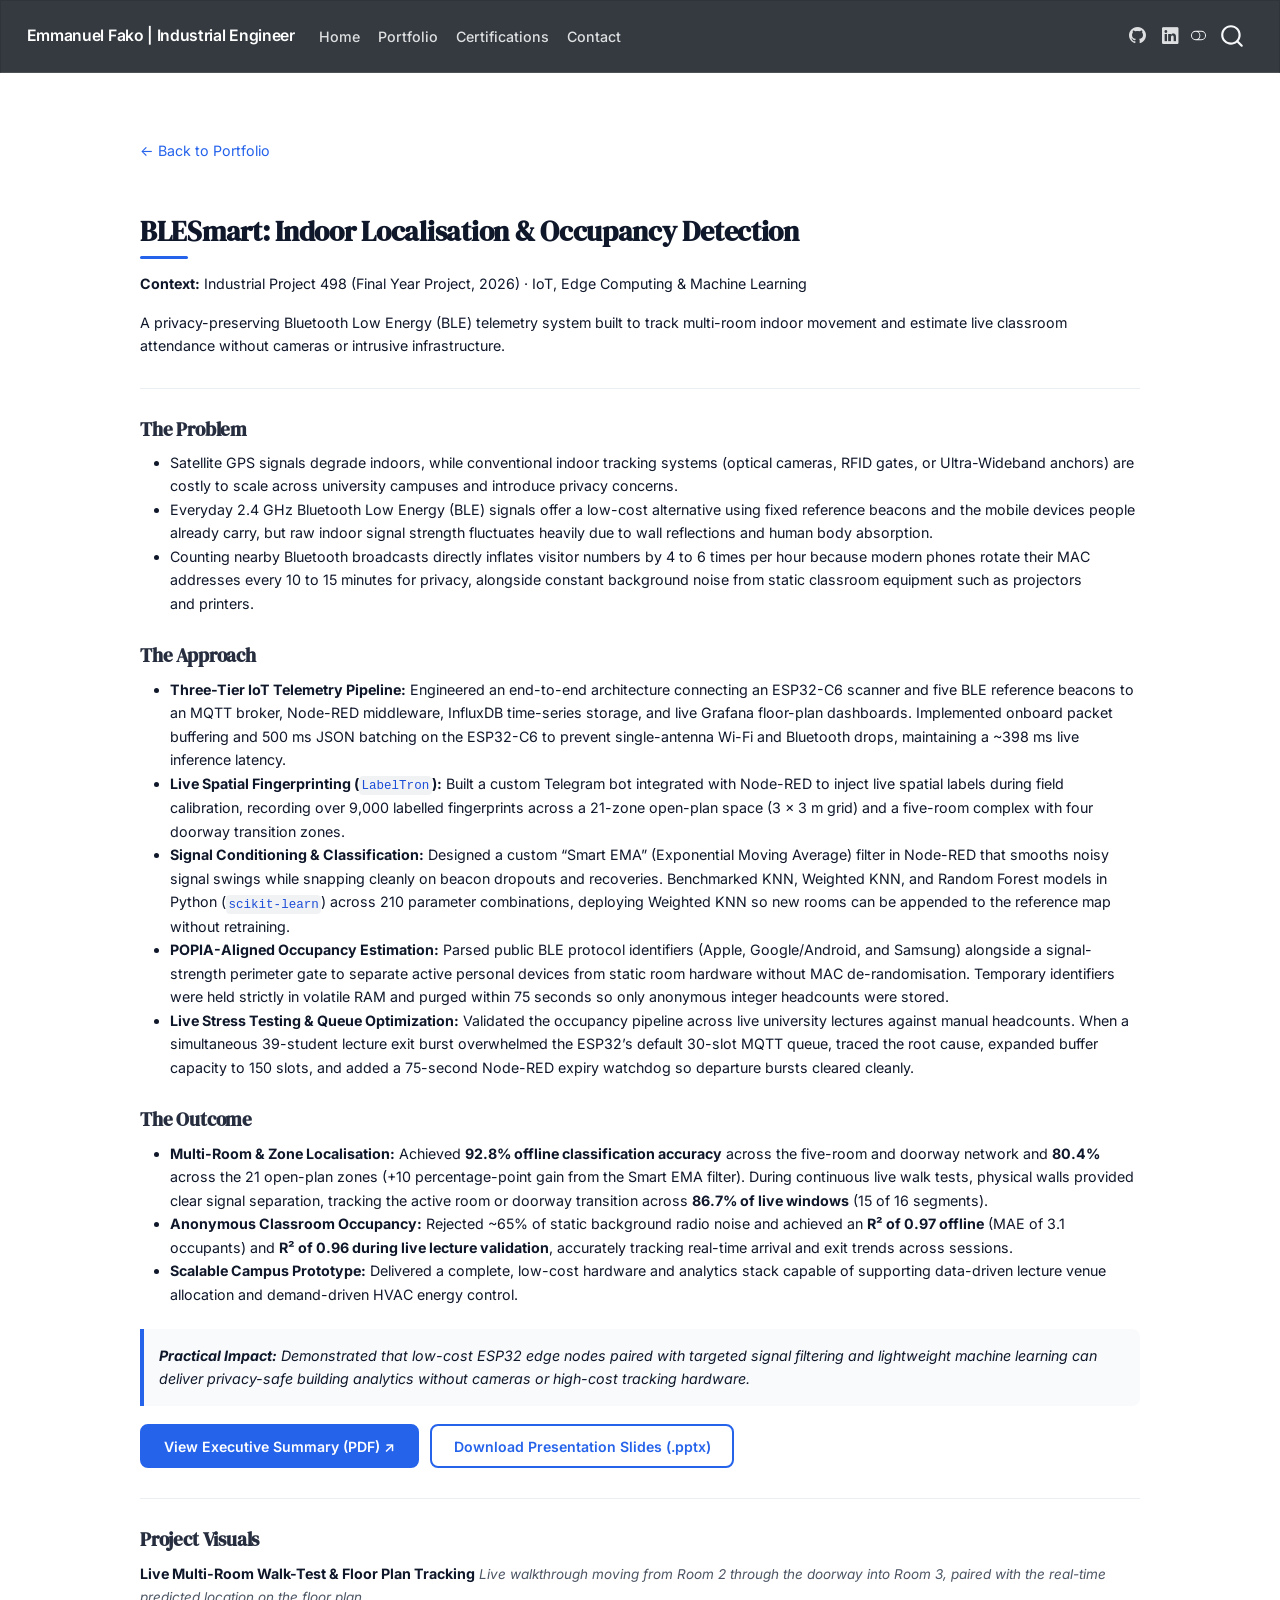
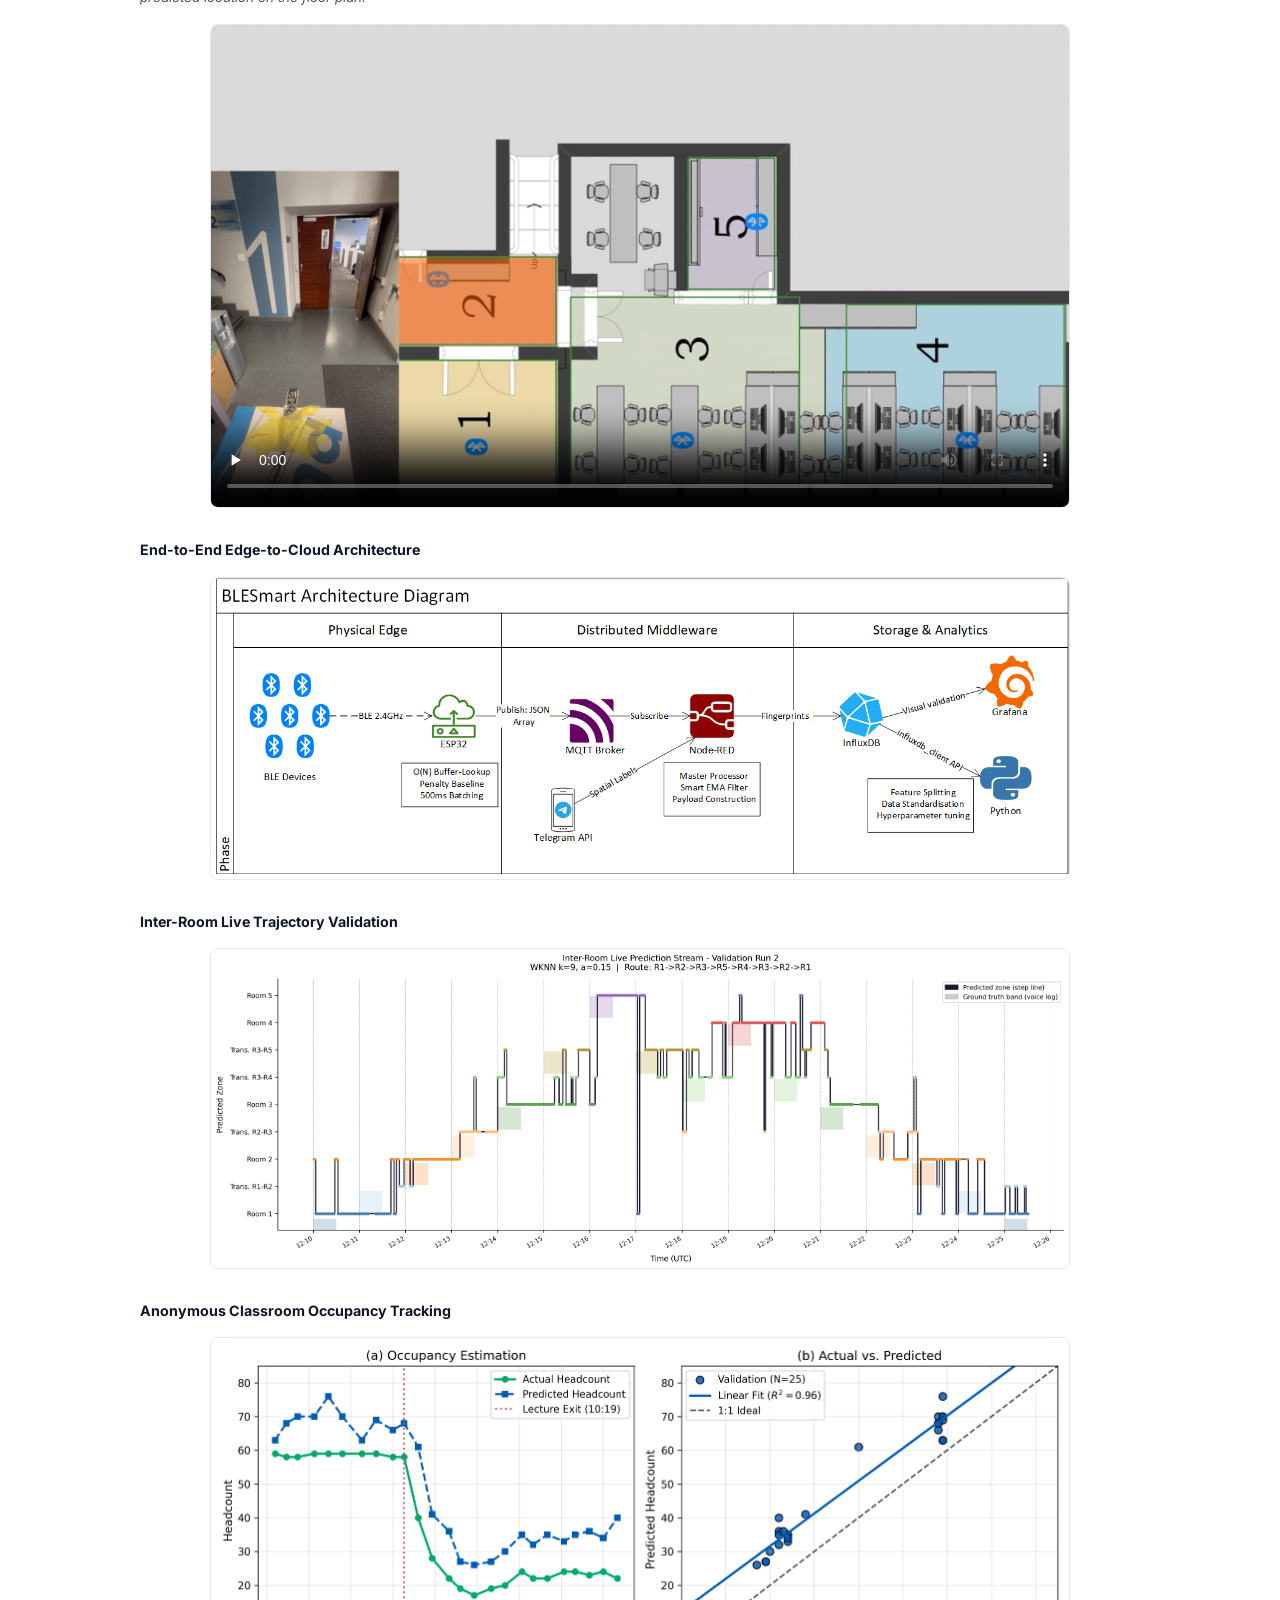
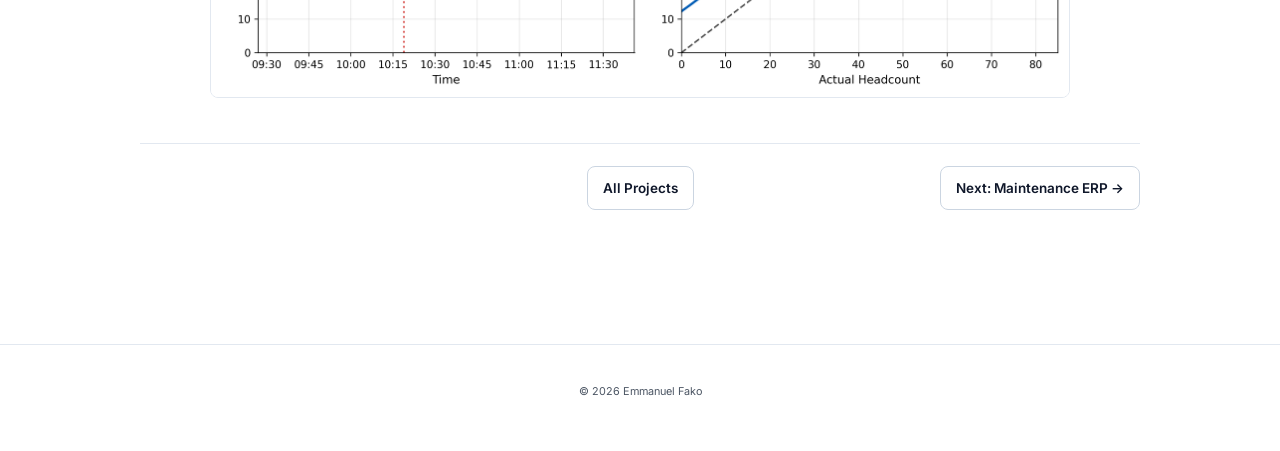
<file: projects/blesmart.html>
<!DOCTYPE html>
<html xmlns="http://www.w3.org/1999/xhtml" lang="en" xml:lang="en"><head>

<meta charset="utf-8">
<meta name="generator" content="quarto-1.9.38">

<meta name="viewport" content="width=device-width, initial-scale=1.0, user-scalable=yes">


<title>BLESmart: Indoor Localisation &amp; Occupancy Detection | Emmanuel Fako – Emmanuel Fako | Industrial Engineer</title>
<style>
/* Default styles provided by pandoc.
** See https://pandoc.org/MANUAL.html#variables-for-html for config info.
*/
code{white-space: pre-wrap;}
span.smallcaps{font-variant: small-caps;}
div.columns{display: flex; gap: min(4vw, 1.5em);}
div.column{flex: auto; overflow-x: auto;}
div.hanging-indent{margin-left: 1.5em; text-indent: -1.5em;}
ul.task-list{list-style: none;}
ul.task-list li input[type="checkbox"] {
  width: 0.8em;
  margin: 0 0.8em 0.2em -1em; /* quarto-specific, see https://github.com/quarto-dev/quarto-cli/issues/4556 */ 
  vertical-align: middle;
}
</style>


<script src="../site_libs/quarto-nav/quarto-nav.js"></script>
<script src="../site_libs/quarto-nav/headroom.min.js"></script>
<script src="../site_libs/clipboard/clipboard.min.js"></script>
<script src="../site_libs/quarto-search/autocomplete.umd.js"></script>
<script src="../site_libs/quarto-search/fuse.min.js"></script>
<script src="../site_libs/quarto-search/quarto-search.js"></script>
<meta name="quarto:offset" content="../">
<link href="..//images/icon.png" rel="icon" type="image/png">
<script src="../site_libs/quarto-html/quarto.js" type="module"></script>
<script src="../site_libs/quarto-html/tabsets/tabsets.js" type="module"></script>
<script src="../site_libs/quarto-html/popper.min.js"></script>
<script src="../site_libs/quarto-html/tippy.umd.min.js"></script>
<script src="../site_libs/quarto-html/anchor.min.js"></script>
<link href="../site_libs/quarto-html/tippy.css" rel="stylesheet">
<link href="../site_libs/quarto-html/quarto-syntax-highlighting-15634bcf2e68342d4ad2dfa704d543f6.css" rel="stylesheet" class="quarto-color-scheme" id="quarto-text-highlighting-styles">
<link href="../site_libs/quarto-html/quarto-syntax-highlighting-dark-0a6b7249c26820e032cb0bd839ff02b1.css" rel="stylesheet" class="quarto-color-scheme quarto-color-alternate" id="quarto-text-highlighting-styles">
<link href="../site_libs/quarto-html/quarto-syntax-highlighting-15634bcf2e68342d4ad2dfa704d543f6.css" rel="stylesheet" class="quarto-color-scheme-extra" id="quarto-text-highlighting-styles">
<script src="../site_libs/bootstrap/bootstrap.min.js"></script>
<link href="../site_libs/bootstrap/bootstrap-icons.css" rel="stylesheet">
<link href="../site_libs/bootstrap/bootstrap-34383ab407711c9051ff0c8b9a65adc8.min.css" rel="stylesheet" append-hash="true" class="quarto-color-scheme" id="quarto-bootstrap" data-mode="light">
<link href="../site_libs/bootstrap/bootstrap-dark-dfa25673fad92089dabd8dce756b1c84.min.css" rel="stylesheet" append-hash="true" class="quarto-color-scheme quarto-color-alternate" id="quarto-bootstrap" data-mode="dark">
<link href="../site_libs/bootstrap/bootstrap-34383ab407711c9051ff0c8b9a65adc8.min.css" rel="stylesheet" append-hash="true" class="quarto-color-scheme-extra" id="quarto-bootstrap" data-mode="light">
<script id="quarto-search-options" type="application/json">{
  "location": "navbar",
  "copy-button": false,
  "collapse-after": 3,
  "panel-placement": "end",
  "type": "overlay",
  "limit": 50,
  "keyboard-shortcut": [
    "f",
    "/",
    "s"
  ],
  "show-item-context": false,
  "language": {
    "search-no-results-text": "No results",
    "search-matching-documents-text": "matching documents",
    "search-copy-link-title": "Copy link to search",
    "search-hide-matches-text": "Hide additional matches",
    "search-more-match-text": "more match in this document",
    "search-more-matches-text": "more matches in this document",
    "search-clear-button-title": "Clear",
    "search-text-placeholder": "",
    "search-detached-cancel-button-title": "Cancel",
    "search-submit-button-title": "Submit",
    "search-label": "Search"
  }
}</script>
<style>html{ scroll-behavior: smooth; }</style>


<link rel="stylesheet" href="../styles.css">
</head>

<body class="nav-fixed quarto-light"><script id="quarto-html-before-body" type="application/javascript">
    const toggleBodyColorMode = (bsSheetEl) => {
      const mode = bsSheetEl.getAttribute("data-mode");
      const bodyEl = window.document.querySelector("body");
      if (mode === "dark") {
        bodyEl.classList.add("quarto-dark");
        bodyEl.classList.remove("quarto-light");
      } else {
        bodyEl.classList.add("quarto-light");
        bodyEl.classList.remove("quarto-dark");
      }
    }
    const toggleBodyColorPrimary = () => {
      const bsSheetEl = window.document.querySelector("link#quarto-bootstrap:not([rel=disabled-stylesheet])");
      if (bsSheetEl) {
        toggleBodyColorMode(bsSheetEl);
      }
    }
    const setColorSchemeToggle = (alternate) => {
      const toggles = window.document.querySelectorAll('.quarto-color-scheme-toggle');
      for (let i=0; i < toggles.length; i++) {
        const toggle = toggles[i];
        if (toggle) {
          if (alternate) {
            toggle.classList.add("alternate");
          } else {
            toggle.classList.remove("alternate");
          }
        }
      }
    };
    const toggleColorMode = (alternate) => {
      // Switch the stylesheets
      const primaryStylesheets = window.document.querySelectorAll('link.quarto-color-scheme:not(.quarto-color-alternate)');
      const alternateStylesheets = window.document.querySelectorAll('link.quarto-color-scheme.quarto-color-alternate');
      manageTransitions('#quarto-margin-sidebar .nav-link', false);
      if (alternate) {
        // note: dark is layered on light, we don't disable primary!
        enableStylesheet(alternateStylesheets);
        for (const sheetNode of alternateStylesheets) {
          if (sheetNode.id === "quarto-bootstrap") {
            toggleBodyColorMode(sheetNode);
          }
        }
      } else {
        disableStylesheet(alternateStylesheets);
        enableStylesheet(primaryStylesheets)
        toggleBodyColorPrimary();
      }
      manageTransitions('#quarto-margin-sidebar .nav-link', true);
      // Switch the toggles
      setColorSchemeToggle(alternate)
      // Hack to workaround the fact that safari doesn't
      // properly recolor the scrollbar when toggling (#1455)
      if (navigator.userAgent.indexOf('Safari') > 0 && navigator.userAgent.indexOf('Chrome') == -1) {
        manageTransitions("body", false);
        window.scrollTo(0, 1);
        setTimeout(() => {
          window.scrollTo(0, 0);
          manageTransitions("body", true);
        }, 40);
      }
    }
    const disableStylesheet = (stylesheets) => {
      for (let i=0; i < stylesheets.length; i++) {
        const stylesheet = stylesheets[i];
        stylesheet.rel = 'disabled-stylesheet';
      }
    }
    const enableStylesheet = (stylesheets) => {
      for (let i=0; i < stylesheets.length; i++) {
        const stylesheet = stylesheets[i];
        if(stylesheet.rel !== 'stylesheet') { // for Chrome, which will still FOUC without this check
          stylesheet.rel = 'stylesheet';
        }
      }
    }
    const manageTransitions = (selector, allowTransitions) => {
      const els = window.document.querySelectorAll(selector);
      for (let i=0; i < els.length; i++) {
        const el = els[i];
        if (allowTransitions) {
          el.classList.remove('notransition');
        } else {
          el.classList.add('notransition');
        }
      }
    }
    const isFileUrl = () => {
      return window.location.protocol === 'file:';
    }
    const hasAlternateSentinel = () => {
      let styleSentinel = getColorSchemeSentinel();
      if (styleSentinel !== null) {
        return styleSentinel === "alternate";
      } else {
        return false;
      }
    }
    const setStyleSentinel = (alternate) => {
      const value = alternate ? "alternate" : "default";
      if (!isFileUrl()) {
        window.localStorage.setItem("quarto-color-scheme", value);
      } else {
        localAlternateSentinel = value;
      }
    }
    const getColorSchemeSentinel = () => {
      if (!isFileUrl()) {
        const storageValue = window.localStorage.getItem("quarto-color-scheme");
        return storageValue != null ? storageValue : localAlternateSentinel;
      } else {
        return localAlternateSentinel;
      }
    }
    const toggleGiscusIfUsed = (isAlternate, darkModeDefault) => {
      const baseTheme = document.querySelector('#giscus-base-theme')?.value ?? 'light';
      const alternateTheme = document.querySelector('#giscus-alt-theme')?.value ?? 'dark';
      let newTheme = '';
      if(authorPrefersDark) {
        newTheme = isAlternate ? baseTheme : alternateTheme;
      } else {
        newTheme = isAlternate ? alternateTheme : baseTheme;
      }
      const changeGiscusTheme = () => {
        // From: https://github.com/giscus/giscus/issues/336
        const sendMessage = (message) => {
          const iframe = document.querySelector('iframe.giscus-frame');
          if (!iframe) return;
          iframe.contentWindow.postMessage({ giscus: message }, 'https://giscus.app');
        }
        sendMessage({
          setConfig: {
            theme: newTheme
          }
        });
      }
      const isGiscussLoaded = window.document.querySelector('iframe.giscus-frame') !== null;
      if (isGiscussLoaded) {
        changeGiscusTheme();
      }
    };
    const authorPrefersDark = false;
    const darkModeDefault = authorPrefersDark;
      document.querySelector('link#quarto-text-highlighting-styles.quarto-color-scheme-extra').rel = 'disabled-stylesheet';
      document.querySelector('link#quarto-bootstrap.quarto-color-scheme-extra').rel = 'disabled-stylesheet';
    let localAlternateSentinel = darkModeDefault ? 'alternate' : 'default';
    // Dark / light mode switch
    window.quartoToggleColorScheme = () => {
      // Read the current dark / light value
      let toAlternate = !hasAlternateSentinel();
      toggleColorMode(toAlternate);
      setStyleSentinel(toAlternate);
      toggleGiscusIfUsed(toAlternate, darkModeDefault);
      window.dispatchEvent(new Event('resize'));
    };
    // Switch to dark mode if need be
    if (hasAlternateSentinel()) {
      toggleColorMode(true);
    } else {
      toggleColorMode(false);
    }
  </script>

<div id="quarto-search-results"></div>
  <header id="quarto-header" class="headroom fixed-top">
    <nav class="navbar navbar-expand-lg " data-bs-theme="dark">
      <div class="navbar-container container-fluid">
      <div class="navbar-brand-container mx-auto">
    <a class="navbar-brand" href="../index.html">
    <span class="navbar-title">Emmanuel Fako | Industrial Engineer</span>
    </a>
  </div>
            <div id="quarto-search" class="" title="Search"></div>
          <button class="navbar-toggler" type="button" data-bs-toggle="collapse" data-bs-target="#navbarCollapse" aria-controls="navbarCollapse" role="menu" aria-expanded="false" aria-label="Toggle navigation" onclick="if (window.quartoToggleHeadroom) { window.quartoToggleHeadroom(); }">
  <span class="navbar-toggler-icon"></span>
</button>
          <div class="collapse navbar-collapse" id="navbarCollapse">
            <ul class="navbar-nav navbar-nav-scroll me-auto">
  <li class="nav-item">
    <a class="nav-link" href="../index.html"> 
<span class="menu-text">Home</span></a>
  </li>  
  <li class="nav-item">
    <a class="nav-link" href="../portfolio.html"> 
<span class="menu-text">Portfolio</span></a>
  </li>  
  <li class="nav-item">
    <a class="nav-link" href="../certifications.html"> 
<span class="menu-text">Certifications</span></a>
  </li>  
  <li class="nav-item">
    <a class="nav-link" href="../contact.html"> 
<span class="menu-text">Contact</span></a>
  </li>  
</ul>
            <ul class="navbar-nav navbar-nav-scroll ms-auto">
  <li class="nav-item compact">
    <a class="nav-link" href="https://github.com/Eman-tron"> <i class="bi bi-github" role="img" aria-label="GitHub">
</i> 
<span class="menu-text"></span></a>
  </li>  
  <li class="nav-item compact">
    <a class="nav-link" href="https://linkedin.com/in/emmanuel-fako-773180364"> <i class="bi bi-linkedin" role="img" aria-label="LinkedIn">
</i> 
<span class="menu-text"></span></a>
  </li>  
</ul>
          </div> <!-- /navcollapse -->
            <div class="quarto-navbar-tools">
  <a href="" class="quarto-color-scheme-toggle quarto-navigation-tool  px-1" onclick="window.quartoToggleColorScheme(); return false;" title="Toggle dark mode"><i class="bi"></i></a>
</div>
      </div> <!-- /container-fluid -->
    </nav>
</header>
<!-- content -->
<div id="quarto-content" class="quarto-container page-columns page-rows-contents page-layout-full page-navbar">
<!-- sidebar -->
<!-- margin-sidebar -->
    
<!-- main -->
<main class="content column-page" id="quarto-document-content"><header id="title-block-header" class="quarto-title-block"></header>





<section>
<p><a href="../portfolio.html">← Back to Portfolio</a></p>
<section id="blesmart-indoor-localisation-occupancy-detection" class="level1 section-title">
<h1 class="section-title">BLESmart: Indoor Localisation &amp; Occupancy Detection</h1>
<p><strong>Context:</strong> Industrial Project 498 (Final Year Project, 2026) · IoT, Edge Computing &amp; Machine Learning</p>
<p>A privacy-preserving Bluetooth Low Energy (BLE) telemetry system built to track multi-room indoor movement and estimate live classroom attendance without cameras or intrusive infrastructure.</p>
<hr>
<section id="the-problem" class="level3">
<h3 class="anchored" data-anchor-id="the-problem">The Problem</h3>
<ul>
<li>Satellite GPS signals degrade indoors, while conventional indoor tracking systems (optical cameras, RFID gates, or Ultra-Wideband anchors) are costly to scale across university campuses and introduce privacy concerns.</li>
<li>Everyday 2.4 GHz Bluetooth Low Energy (BLE) signals offer a low-cost alternative using fixed reference beacons and the mobile devices people already carry, but raw indoor signal strength fluctuates heavily due to wall reflections and human body absorption.</li>
<li>Counting nearby Bluetooth broadcasts directly inflates visitor numbers by 4 to 6 times per hour because modern phones rotate their MAC addresses every 10 to 15 minutes for privacy, alongside constant background noise from static classroom equipment such as projectors and printers.</li>
</ul>
</section>
<section id="the-approach" class="level3">
<h3 class="anchored" data-anchor-id="the-approach">The Approach</h3>
<ul>
<li><strong>Three-Tier IoT Telemetry Pipeline:</strong> Engineered an end-to-end architecture connecting an ESP32-C6 scanner and five BLE reference beacons to an MQTT broker, Node-RED middleware, InfluxDB time-series storage, and live Grafana floor-plan dashboards. Implemented onboard packet buffering and 500 ms JSON batching on the ESP32-C6 to prevent single-antenna Wi-Fi and Bluetooth drops, maintaining a ~398 ms live inference latency.</li>
<li><strong>Live Spatial Fingerprinting (<code>LabelTron</code>):</strong> Built a custom Telegram bot integrated with Node-RED to inject live spatial labels during field calibration, recording over 9,000 labelled fingerprints across a 21-zone open-plan space (3 x 3 m grid) and a five-room complex with four doorway transition zones.</li>
<li><strong>Signal Conditioning &amp; Classification:</strong> Designed a custom “Smart EMA” (Exponential Moving Average) filter in Node-RED that smooths noisy signal swings while snapping cleanly on beacon dropouts and recoveries. Benchmarked KNN, Weighted KNN, and Random Forest models in Python (<code>scikit-learn</code>) across 210 parameter combinations, deploying Weighted KNN so new rooms can be appended to the reference map without retraining.</li>
<li><strong>POPIA-Aligned Occupancy Estimation:</strong> Parsed public BLE protocol identifiers (Apple, Google/Android, and Samsung) alongside a signal-strength perimeter gate to separate active personal devices from static room hardware without MAC de-randomisation. Temporary identifiers were held strictly in volatile RAM and purged within 75 seconds so only anonymous integer headcounts were stored.</li>
<li><strong>Live Stress Testing &amp; Queue Optimization:</strong> Validated the occupancy pipeline across live university lectures against manual headcounts. When a simultaneous 39-student lecture exit burst overwhelmed the ESP32’s default 30-slot MQTT queue, traced the root cause, expanded buffer capacity to 150 slots, and added a 75-second Node-RED expiry watchdog so departure bursts cleared cleanly.</li>
</ul>
</section>
<section id="the-outcome" class="level3">
<h3 class="anchored" data-anchor-id="the-outcome">The Outcome</h3>
<ul>
<li><strong>Multi-Room &amp; Zone Localisation:</strong> Achieved <strong>92.8% offline classification accuracy</strong> across the five-room and doorway network and <strong>80.4%</strong> across the 21 open-plan zones (+10 percentage-point gain from the Smart EMA filter). During continuous live walk tests, physical walls provided clear signal separation, tracking the active room or doorway transition across <strong>86.7% of live windows</strong> (15 of 16 segments).</li>
<li><strong>Anonymous Classroom Occupancy:</strong> Rejected ~65% of static background radio noise and achieved an <strong>R² of 0.97 offline</strong> (MAE of 3.1 occupants) and <strong>R² of 0.96 during live lecture validation</strong>, accurately tracking real-time arrival and exit trends across sessions.</li>
<li><strong>Scalable Campus Prototype:</strong> Delivered a complete, low-cost hardware and analytics stack capable of supporting data-driven lecture venue allocation and demand-driven HVAC energy control.</li>
</ul>
<blockquote class="blockquote">
<p><strong>Practical Impact:</strong> Demonstrated that low-cost ESP32 edge nodes paired with targeted signal filtering and lightweight machine learning can deliver privacy-safe building analytics without cameras or high-cost tracking hardware.</p>
</blockquote>
<div class="case-actions">
<p><a href="../images/blesmart/BLESmart-executive-summary.pdf" class="btn-primary" target="_blank">View Executive Summary (PDF) ↗</a> <a href="../images/blesmart/BLESmart-presentation.pptx" class="btn-secondary">Download Presentation Slides (.pptx)</a></p>
</div>
<hr>
</section>
<section id="project-visuals" class="level3">
<h3 class="anchored" data-anchor-id="project-visuals">Project Visuals</h3>
<p><strong>Live Multi-Room Walk-Test &amp; Floor Plan Tracking</strong> <em>Live walkthrough moving from Room 2 through the doorway into Room 3, paired with the real-time predicted location on the floor plan.</em></p>
<video controls="" playsinline="" preload="none" poster="../images/blesmart/walkthrough.jpg" aria-label="BLESmart live doorway walk test" style="display:block;width:100%;max-width:860px;margin:1rem auto 2rem;border-radius:8px;border:1px solid var(--border);"><source src="../images/blesmart/walkthrough.mp4" type="video/mp4"></video>
<p><strong>End-to-End Edge-to-Cloud Architecture</strong> <img src="../images/blesmart/architecture.png" class="img-fluid" alt="BLESmart Three-Tier System Architecture"></p>
<p><strong>Inter-Room Live Trajectory Validation</strong> <img src="../images/blesmart/room-walk.png" class="img-fluid" alt="Predicted vs.&nbsp;Ground-Truth Room Trajectory"></p>
<p><strong>Anonymous Classroom Occupancy Tracking</strong> <img src="../images/blesmart/occupancy.png" class="img-fluid" alt="Live Lecture Occupancy Estimates vs.&nbsp;Manual Headcounts"></p>
<div class="case-nav">
<div class="case-nav-prev is-disabled">

</div>
<div class="case-nav-index">
<p><a href="../portfolio.html">All Projects</a></p>
</div>
<div class="case-nav-next">
<p><a href="../projects/maintenance-erp.html">Next: Maintenance ERP →</a></p>
</div>
</div>
</section>
</section>
</section>



</main> <!-- /main -->
<script id="quarto-html-after-body" type="application/javascript">
  window.document.addEventListener("DOMContentLoaded", function (event) {
    // Ensure there is a toggle, if there isn't float one in the top right
    if (window.document.querySelector('.quarto-color-scheme-toggle') === null) {
      const a = window.document.createElement('a');
      a.classList.add('top-right');
      a.classList.add('quarto-color-scheme-toggle');
      a.href = "";
      a.onclick = function() { try { window.quartoToggleColorScheme(); } catch {} return false; };
      const i = window.document.createElement("i");
      i.classList.add('bi');
      a.appendChild(i);
      window.document.body.appendChild(a);
    }
    setColorSchemeToggle(hasAlternateSentinel())
    const icon = "";
    const anchorJS = new window.AnchorJS();
    anchorJS.options = {
      placement: 'right',
      icon: icon
    };
    anchorJS.add('.anchored');
    const isCodeAnnotation = (el) => {
      for (const clz of el.classList) {
        if (clz.startsWith('code-annotation-')) {                     
          return true;
        }
      }
      return false;
    }
    const onCopySuccess = function(e) {
      // button target
      const button = e.trigger;
      // don't keep focus
      button.blur();
      // flash "checked"
      button.classList.add('code-copy-button-checked');
      var currentTitle = button.getAttribute("title");
      button.setAttribute("title", "Copied!");
      let tooltip;
      if (window.bootstrap) {
        button.setAttribute("data-bs-toggle", "tooltip");
        button.setAttribute("data-bs-placement", "left");
        button.setAttribute("data-bs-title", "Copied!");
        tooltip = new bootstrap.Tooltip(button, 
          { trigger: "manual", 
            customClass: "code-copy-button-tooltip",
            offset: [0, -8]});
        tooltip.show();    
      }
      setTimeout(function() {
        if (tooltip) {
          tooltip.hide();
          button.removeAttribute("data-bs-title");
          button.removeAttribute("data-bs-toggle");
          button.removeAttribute("data-bs-placement");
        }
        button.setAttribute("title", currentTitle);
        button.classList.remove('code-copy-button-checked');
      }, 1000);
      // clear code selection
      e.clearSelection();
    }
    const getTextToCopy = function(trigger) {
      const outerScaffold = trigger.parentElement.cloneNode(true);
      const codeEl = outerScaffold.querySelector('code');
      for (const childEl of codeEl.children) {
        if (isCodeAnnotation(childEl)) {
          childEl.remove();
        }
      }
      return codeEl.innerText;
    }
    const clipboard = new window.ClipboardJS('.code-copy-button:not([data-in-quarto-modal])', {
      text: getTextToCopy
    });
    clipboard.on('success', onCopySuccess);
    if (window.document.getElementById('quarto-embedded-source-code-modal')) {
      const clipboardModal = new window.ClipboardJS('.code-copy-button[data-in-quarto-modal]', {
        text: getTextToCopy,
        container: window.document.getElementById('quarto-embedded-source-code-modal')
      });
      clipboardModal.on('success', onCopySuccess);
    }
      var localhostRegex = new RegExp(/^(?:http|https):\/\/localhost\:?[0-9]*\//);
      var mailtoRegex = new RegExp(/^mailto:/);
        var filterRegex = new RegExp("^(?:http:|https:)\/\/(?:eman-tron\.github\.io|Eman-tron\.github\.io|localhost|127\.0\.0\.1)");
      var isInternal = (href) => {
          return filterRegex.test(href) || localhostRegex.test(href) || mailtoRegex.test(href);
      }
      // Inspect non-navigation links and adorn them if external
     var links = window.document.querySelectorAll('a[href]:not(.nav-link):not(.navbar-brand):not(.toc-action):not(.sidebar-link):not(.sidebar-item-toggle):not(.pagination-link):not(.no-external):not([aria-hidden]):not(.dropdown-item):not(.quarto-navigation-tool):not(.about-link)');
      for (var i=0; i<links.length; i++) {
        const link = links[i];
        if (!isInternal(link.href)) {
          // undo the damage that might have been done by quarto-nav.js in the case of
          // links that we want to consider external
          if (link.dataset.originalHref !== undefined) {
            link.href = link.dataset.originalHref;
          }
            // target, if specified
            link.setAttribute("target", "_blank");
            if (link.getAttribute("rel") === null) {
              link.setAttribute("rel", "noopener");
            }
        }
      }
    function tippyHover(el, contentFn, onTriggerFn, onUntriggerFn) {
      const config = {
        allowHTML: true,
        maxWidth: 500,
        delay: 100,
        arrow: false,
        appendTo: function(el) {
            return el.parentElement;
        },
        interactive: true,
        interactiveBorder: 10,
        theme: 'quarto',
        placement: 'bottom-start',
      };
      if (contentFn) {
        config.content = contentFn;
      }
      if (onTriggerFn) {
        config.onTrigger = onTriggerFn;
      }
      if (onUntriggerFn) {
        config.onUntrigger = onUntriggerFn;
      }
      window.tippy(el, config); 
    }
    const noterefs = window.document.querySelectorAll('a[role="doc-noteref"]');
    for (var i=0; i<noterefs.length; i++) {
      const ref = noterefs[i];
      tippyHover(ref, function() {
        // use id or data attribute instead here
        let href = ref.getAttribute('data-footnote-href') || ref.getAttribute('href');
        try { href = new URL(href).hash; } catch {}
        const id = href.replace(/^#\/?/, "");
        const note = window.document.getElementById(id);
        if (note) {
          return note.innerHTML;
        } else {
          return "";
        }
      });
    }
    const xrefs = window.document.querySelectorAll('a.quarto-xref');
    const processXRef = (id, note) => {
      // Strip column container classes
      const stripColumnClz = (el) => {
        el.classList.remove("page-full", "page-columns");
        if (el.children) {
          for (const child of el.children) {
            stripColumnClz(child);
          }
        }
      }
      stripColumnClz(note)
      if (id === null || id.startsWith('sec-')) {
        // Special case sections, only their first couple elements
        const container = document.createElement("div");
        if (note.children && note.children.length > 2) {
          container.appendChild(note.children[0].cloneNode(true));
          for (let i = 1; i < note.children.length; i++) {
            const child = note.children[i];
            if (child.tagName === "P" && child.innerText === "") {
              continue;
            } else {
              container.appendChild(child.cloneNode(true));
              break;
            }
          }
          if (window.Quarto?.typesetMath) {
            window.Quarto.typesetMath(container);
          }
          return container.innerHTML
        } else {
          if (window.Quarto?.typesetMath) {
            window.Quarto.typesetMath(note);
          }
          return note.innerHTML;
        }
      } else {
        // Remove any anchor links if they are present
        const anchorLink = note.querySelector('a.anchorjs-link');
        if (anchorLink) {
          anchorLink.remove();
        }
        if (window.Quarto?.typesetMath) {
          window.Quarto.typesetMath(note);
        }
        if (note.classList.contains("callout")) {
          return note.outerHTML;
        } else {
          return note.innerHTML;
        }
      }
    }
    for (var i=0; i<xrefs.length; i++) {
      const xref = xrefs[i];
      tippyHover(xref, undefined, function(instance) {
        instance.disable();
        let url = xref.getAttribute('href');
        let hash = undefined; 
        if (url.startsWith('#')) {
          hash = url;
        } else {
          try { hash = new URL(url).hash; } catch {}
        }
        if (hash) {
          const id = hash.replace(/^#\/?/, "");
          const note = window.document.getElementById(id);
          if (note !== null) {
            try {
              const html = processXRef(id, note.cloneNode(true));
              instance.setContent(html);
            } finally {
              instance.enable();
              instance.show();
            }
          } else {
            // See if we can fetch this
            fetch(url.split('#')[0])
            .then(res => res.text())
            .then(html => {
              const parser = new DOMParser();
              const htmlDoc = parser.parseFromString(html, "text/html");
              const note = htmlDoc.getElementById(id);
              if (note !== null) {
                const html = processXRef(id, note);
                instance.setContent(html);
              } 
            }).finally(() => {
              instance.enable();
              instance.show();
            });
          }
        } else {
          // See if we can fetch a full url (with no hash to target)
          // This is a special case and we should probably do some content thinning / targeting
          fetch(url)
          .then(res => res.text())
          .then(html => {
            const parser = new DOMParser();
            const htmlDoc = parser.parseFromString(html, "text/html");
            const note = htmlDoc.querySelector('main.content');
            if (note !== null) {
              // This should only happen for chapter cross references
              // (since there is no id in the URL)
              // remove the first header
              if (note.children.length > 0 && note.children[0].tagName === "HEADER") {
                note.children[0].remove();
              }
              const html = processXRef(null, note);
              instance.setContent(html);
            } 
          }).finally(() => {
            instance.enable();
            instance.show();
          });
        }
      }, function(instance) {
      });
    }
        let selectedAnnoteEl;
        const selectorForAnnotation = ( cell, annotation) => {
          let cellAttr = 'data-code-cell="' + cell + '"';
          let lineAttr = 'data-code-annotation="' +  annotation + '"';
          const selector = 'span[' + cellAttr + '][' + lineAttr + ']';
          return selector;
        }
        const selectCodeLines = (annoteEl) => {
          const doc = window.document;
          const targetCell = annoteEl.getAttribute("data-target-cell");
          const targetAnnotation = annoteEl.getAttribute("data-target-annotation");
          const annoteSpan = window.document.querySelector(selectorForAnnotation(targetCell, targetAnnotation));
          const lines = annoteSpan.getAttribute("data-code-lines").split(",");
          const lineIds = lines.map((line) => {
            return targetCell + "-" + line;
          })
          let top = null;
          let height = null;
          let parent = null;
          if (lineIds.length > 0) {
              //compute the position of the single el (top and bottom and make a div)
              const el = window.document.getElementById(lineIds[0]);
              top = el.offsetTop;
              height = el.offsetHeight;
              parent = el.parentElement.parentElement;
            if (lineIds.length > 1) {
              const lastEl = window.document.getElementById(lineIds[lineIds.length - 1]);
              const bottom = lastEl.offsetTop + lastEl.offsetHeight;
              height = bottom - top;
            }
            if (top !== null && height !== null && parent !== null) {
              // cook up a div (if necessary) and position it 
              let div = window.document.getElementById("code-annotation-line-highlight");
              if (div === null) {
                div = window.document.createElement("div");
                div.setAttribute("id", "code-annotation-line-highlight");
                div.style.position = 'absolute';
                parent.appendChild(div);
              }
              div.style.top = top - 2 + "px";
              div.style.height = height + 4 + "px";
              div.style.left = 0;
              let gutterDiv = window.document.getElementById("code-annotation-line-highlight-gutter");
              if (gutterDiv === null) {
                gutterDiv = window.document.createElement("div");
                gutterDiv.setAttribute("id", "code-annotation-line-highlight-gutter");
                gutterDiv.style.position = 'absolute';
                const codeCell = window.document.getElementById(targetCell);
                const gutter = codeCell.querySelector('.code-annotation-gutter');
                gutter.appendChild(gutterDiv);
              }
              gutterDiv.style.top = top - 2 + "px";
              gutterDiv.style.height = height + 4 + "px";
            }
            selectedAnnoteEl = annoteEl;
          }
        };
        const unselectCodeLines = () => {
          const elementsIds = ["code-annotation-line-highlight", "code-annotation-line-highlight-gutter"];
          elementsIds.forEach((elId) => {
            const div = window.document.getElementById(elId);
            if (div) {
              div.remove();
            }
          });
          selectedAnnoteEl = undefined;
        };
          // Handle positioning of the toggle
      window.addEventListener(
        "resize",
        throttle(() => {
          elRect = undefined;
          if (selectedAnnoteEl) {
            selectCodeLines(selectedAnnoteEl);
          }
        }, 10)
      );
      function throttle(fn, ms) {
      let throttle = false;
      let timer;
        return (...args) => {
          if(!throttle) { // first call gets through
              fn.apply(this, args);
              throttle = true;
          } else { // all the others get throttled
              if(timer) clearTimeout(timer); // cancel #2
              timer = setTimeout(() => {
                fn.apply(this, args);
                timer = throttle = false;
              }, ms);
          }
        };
      }
        // Attach click handler to the DT
        const annoteDls = window.document.querySelectorAll('dt[data-target-cell]');
        for (const annoteDlNode of annoteDls) {
          annoteDlNode.addEventListener('click', (event) => {
            const clickedEl = event.target;
            if (clickedEl !== selectedAnnoteEl) {
              unselectCodeLines();
              const activeEl = window.document.querySelector('dt[data-target-cell].code-annotation-active');
              if (activeEl) {
                activeEl.classList.remove('code-annotation-active');
              }
              selectCodeLines(clickedEl);
              clickedEl.classList.add('code-annotation-active');
            } else {
              // Unselect the line
              unselectCodeLines();
              clickedEl.classList.remove('code-annotation-active');
            }
          });
        }
    const findCites = (el) => {
      const parentEl = el.parentElement;
      if (parentEl) {
        const cites = parentEl.dataset.cites;
        if (cites) {
          return {
            el,
            cites: cites.split(' ')
          };
        } else {
          return findCites(el.parentElement)
        }
      } else {
        return undefined;
      }
    };
    var bibliorefs = window.document.querySelectorAll('a[role="doc-biblioref"]');
    for (var i=0; i<bibliorefs.length; i++) {
      const ref = bibliorefs[i];
      const citeInfo = findCites(ref);
      if (citeInfo) {
        tippyHover(citeInfo.el, function() {
          var popup = window.document.createElement('div');
          citeInfo.cites.forEach(function(cite) {
            var citeDiv = window.document.createElement('div');
            citeDiv.classList.add('hanging-indent');
            citeDiv.classList.add('csl-entry');
            var biblioDiv = window.document.getElementById('ref-' + cite);
            if (biblioDiv) {
              citeDiv.innerHTML = biblioDiv.innerHTML;
            }
            popup.appendChild(citeDiv);
          });
          return popup.innerHTML;
        });
      }
    }
  });
  </script>
</div> <!-- /content -->
<footer class="footer">
  <div class="nav-footer">
    <div class="nav-footer-left">
      &nbsp;
    </div>   
    <div class="nav-footer-center">
<p>© 2026 Emmanuel Fako</p>
</div>
    <div class="nav-footer-right">
      &nbsp;
    </div>
  </div>
</footer>




<script src="../site_libs/quarto-html/zenscroll-min.js"></script>
</body></html>
</file>
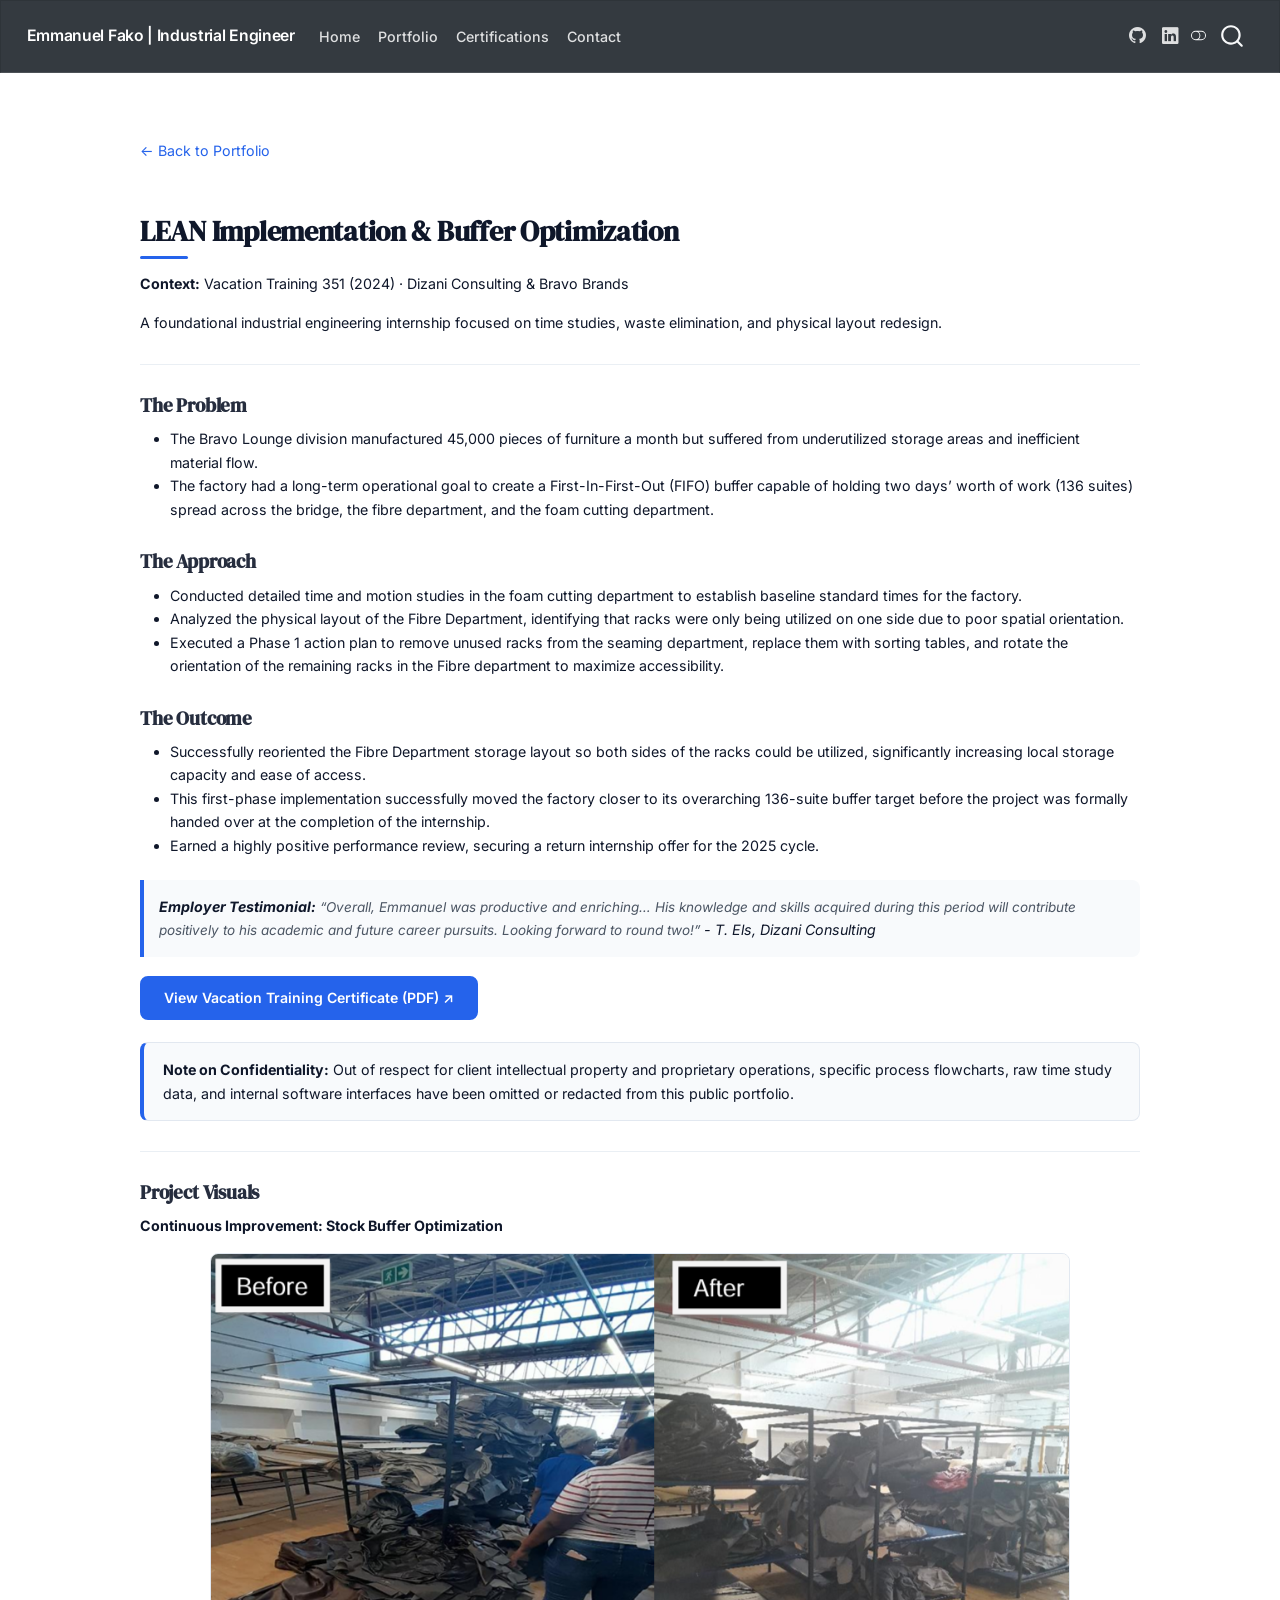
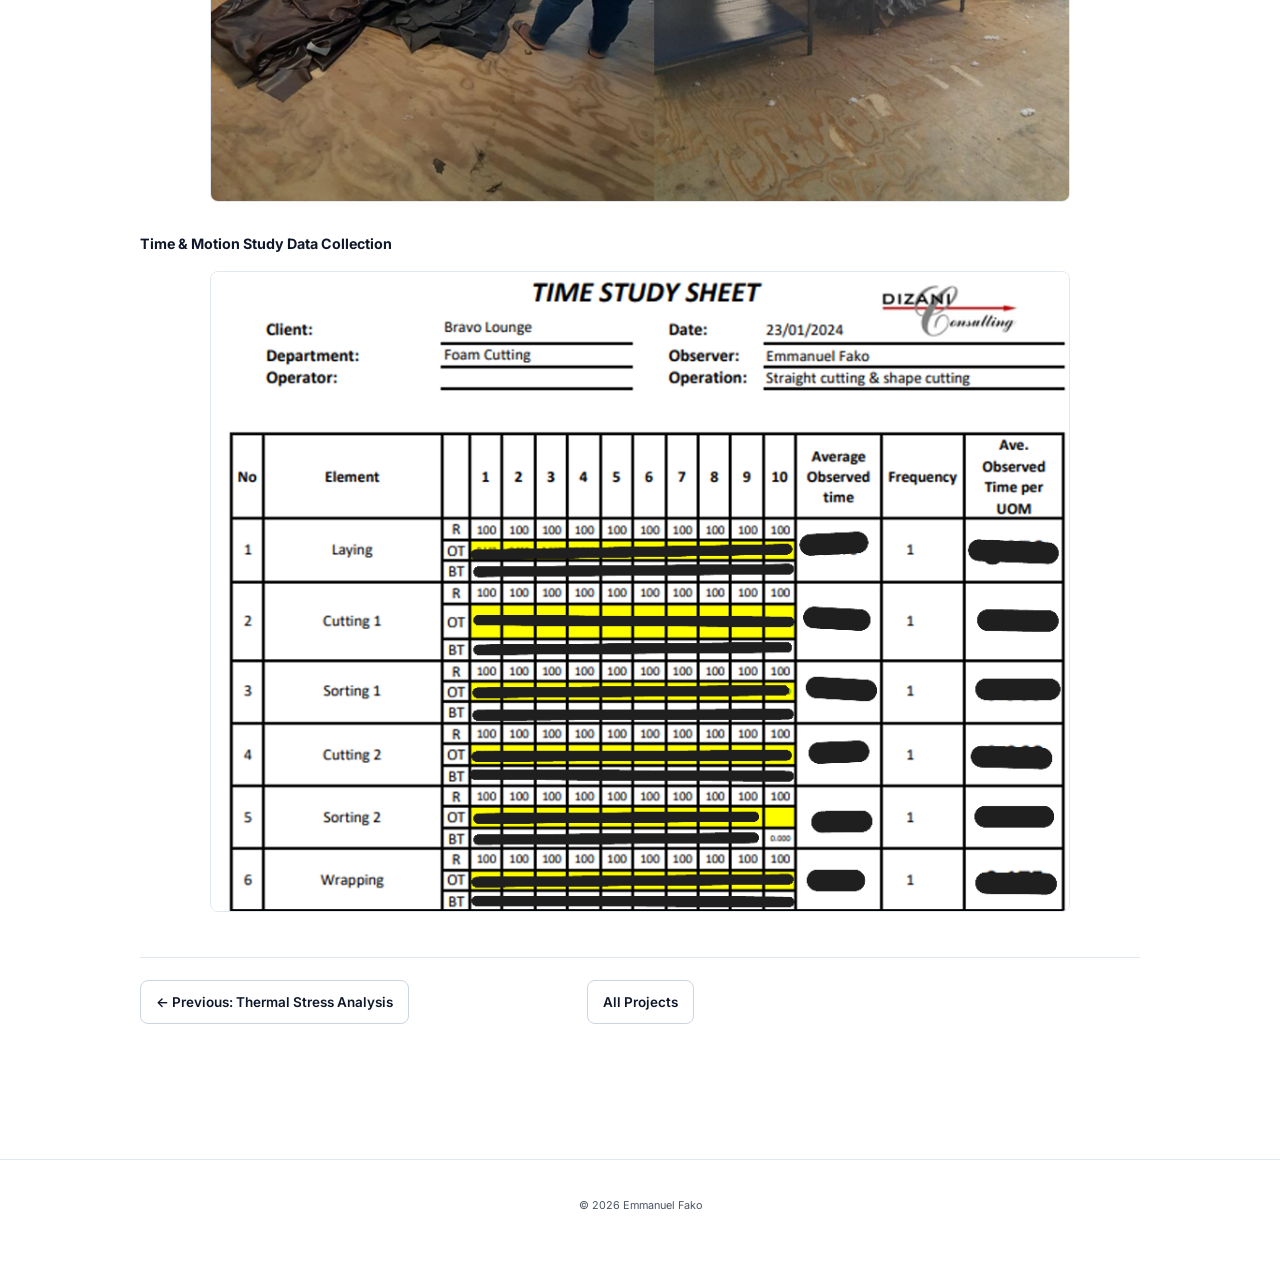
<file: projects/dizani-2024.html>
<!DOCTYPE html>
<html xmlns="http://www.w3.org/1999/xhtml" lang="en" xml:lang="en"><head>

<meta charset="utf-8">
<meta name="generator" content="quarto-1.9.38">

<meta name="viewport" content="width=device-width, initial-scale=1.0, user-scalable=yes">


<title>LEAN Implementation &amp; Buffer Optimization | Emmanuel Fako – Emmanuel Fako | Industrial Engineer</title>
<style>
/* Default styles provided by pandoc.
** See https://pandoc.org/MANUAL.html#variables-for-html for config info.
*/
code{white-space: pre-wrap;}
span.smallcaps{font-variant: small-caps;}
div.columns{display: flex; gap: min(4vw, 1.5em);}
div.column{flex: auto; overflow-x: auto;}
div.hanging-indent{margin-left: 1.5em; text-indent: -1.5em;}
ul.task-list{list-style: none;}
ul.task-list li input[type="checkbox"] {
  width: 0.8em;
  margin: 0 0.8em 0.2em -1em; /* quarto-specific, see https://github.com/quarto-dev/quarto-cli/issues/4556 */ 
  vertical-align: middle;
}
</style>


<script src="../site_libs/quarto-nav/quarto-nav.js"></script>
<script src="../site_libs/quarto-nav/headroom.min.js"></script>
<script src="../site_libs/clipboard/clipboard.min.js"></script>
<script src="../site_libs/quarto-search/autocomplete.umd.js"></script>
<script src="../site_libs/quarto-search/fuse.min.js"></script>
<script src="../site_libs/quarto-search/quarto-search.js"></script>
<meta name="quarto:offset" content="../">
<link href="..//images/icon.png" rel="icon" type="image/png">
<script src="../site_libs/quarto-html/quarto.js" type="module"></script>
<script src="../site_libs/quarto-html/tabsets/tabsets.js" type="module"></script>
<script src="../site_libs/quarto-html/popper.min.js"></script>
<script src="../site_libs/quarto-html/tippy.umd.min.js"></script>
<script src="../site_libs/quarto-html/anchor.min.js"></script>
<link href="../site_libs/quarto-html/tippy.css" rel="stylesheet">
<link href="../site_libs/quarto-html/quarto-syntax-highlighting-15634bcf2e68342d4ad2dfa704d543f6.css" rel="stylesheet" class="quarto-color-scheme" id="quarto-text-highlighting-styles">
<link href="../site_libs/quarto-html/quarto-syntax-highlighting-dark-0a6b7249c26820e032cb0bd839ff02b1.css" rel="stylesheet" class="quarto-color-scheme quarto-color-alternate" id="quarto-text-highlighting-styles">
<link href="../site_libs/quarto-html/quarto-syntax-highlighting-15634bcf2e68342d4ad2dfa704d543f6.css" rel="stylesheet" class="quarto-color-scheme-extra" id="quarto-text-highlighting-styles">
<script src="../site_libs/bootstrap/bootstrap.min.js"></script>
<link href="../site_libs/bootstrap/bootstrap-icons.css" rel="stylesheet">
<link href="../site_libs/bootstrap/bootstrap-34383ab407711c9051ff0c8b9a65adc8.min.css" rel="stylesheet" append-hash="true" class="quarto-color-scheme" id="quarto-bootstrap" data-mode="light">
<link href="../site_libs/bootstrap/bootstrap-dark-dfa25673fad92089dabd8dce756b1c84.min.css" rel="stylesheet" append-hash="true" class="quarto-color-scheme quarto-color-alternate" id="quarto-bootstrap" data-mode="dark">
<link href="../site_libs/bootstrap/bootstrap-34383ab407711c9051ff0c8b9a65adc8.min.css" rel="stylesheet" append-hash="true" class="quarto-color-scheme-extra" id="quarto-bootstrap" data-mode="light">
<script id="quarto-search-options" type="application/json">{
  "location": "navbar",
  "copy-button": false,
  "collapse-after": 3,
  "panel-placement": "end",
  "type": "overlay",
  "limit": 50,
  "keyboard-shortcut": [
    "f",
    "/",
    "s"
  ],
  "show-item-context": false,
  "language": {
    "search-no-results-text": "No results",
    "search-matching-documents-text": "matching documents",
    "search-copy-link-title": "Copy link to search",
    "search-hide-matches-text": "Hide additional matches",
    "search-more-match-text": "more match in this document",
    "search-more-matches-text": "more matches in this document",
    "search-clear-button-title": "Clear",
    "search-text-placeholder": "",
    "search-detached-cancel-button-title": "Cancel",
    "search-submit-button-title": "Submit",
    "search-label": "Search"
  }
}</script>
<style>html{ scroll-behavior: smooth; }</style>


<link rel="stylesheet" href="../styles.css">
</head>

<body class="nav-fixed quarto-light"><script id="quarto-html-before-body" type="application/javascript">
    const toggleBodyColorMode = (bsSheetEl) => {
      const mode = bsSheetEl.getAttribute("data-mode");
      const bodyEl = window.document.querySelector("body");
      if (mode === "dark") {
        bodyEl.classList.add("quarto-dark");
        bodyEl.classList.remove("quarto-light");
      } else {
        bodyEl.classList.add("quarto-light");
        bodyEl.classList.remove("quarto-dark");
      }
    }
    const toggleBodyColorPrimary = () => {
      const bsSheetEl = window.document.querySelector("link#quarto-bootstrap:not([rel=disabled-stylesheet])");
      if (bsSheetEl) {
        toggleBodyColorMode(bsSheetEl);
      }
    }
    const setColorSchemeToggle = (alternate) => {
      const toggles = window.document.querySelectorAll('.quarto-color-scheme-toggle');
      for (let i=0; i < toggles.length; i++) {
        const toggle = toggles[i];
        if (toggle) {
          if (alternate) {
            toggle.classList.add("alternate");
          } else {
            toggle.classList.remove("alternate");
          }
        }
      }
    };
    const toggleColorMode = (alternate) => {
      // Switch the stylesheets
      const primaryStylesheets = window.document.querySelectorAll('link.quarto-color-scheme:not(.quarto-color-alternate)');
      const alternateStylesheets = window.document.querySelectorAll('link.quarto-color-scheme.quarto-color-alternate');
      manageTransitions('#quarto-margin-sidebar .nav-link', false);
      if (alternate) {
        // note: dark is layered on light, we don't disable primary!
        enableStylesheet(alternateStylesheets);
        for (const sheetNode of alternateStylesheets) {
          if (sheetNode.id === "quarto-bootstrap") {
            toggleBodyColorMode(sheetNode);
          }
        }
      } else {
        disableStylesheet(alternateStylesheets);
        enableStylesheet(primaryStylesheets)
        toggleBodyColorPrimary();
      }
      manageTransitions('#quarto-margin-sidebar .nav-link', true);
      // Switch the toggles
      setColorSchemeToggle(alternate)
      // Hack to workaround the fact that safari doesn't
      // properly recolor the scrollbar when toggling (#1455)
      if (navigator.userAgent.indexOf('Safari') > 0 && navigator.userAgent.indexOf('Chrome') == -1) {
        manageTransitions("body", false);
        window.scrollTo(0, 1);
        setTimeout(() => {
          window.scrollTo(0, 0);
          manageTransitions("body", true);
        }, 40);
      }
    }
    const disableStylesheet = (stylesheets) => {
      for (let i=0; i < stylesheets.length; i++) {
        const stylesheet = stylesheets[i];
        stylesheet.rel = 'disabled-stylesheet';
      }
    }
    const enableStylesheet = (stylesheets) => {
      for (let i=0; i < stylesheets.length; i++) {
        const stylesheet = stylesheets[i];
        if(stylesheet.rel !== 'stylesheet') { // for Chrome, which will still FOUC without this check
          stylesheet.rel = 'stylesheet';
        }
      }
    }
    const manageTransitions = (selector, allowTransitions) => {
      const els = window.document.querySelectorAll(selector);
      for (let i=0; i < els.length; i++) {
        const el = els[i];
        if (allowTransitions) {
          el.classList.remove('notransition');
        } else {
          el.classList.add('notransition');
        }
      }
    }
    const isFileUrl = () => {
      return window.location.protocol === 'file:';
    }
    const hasAlternateSentinel = () => {
      let styleSentinel = getColorSchemeSentinel();
      if (styleSentinel !== null) {
        return styleSentinel === "alternate";
      } else {
        return false;
      }
    }
    const setStyleSentinel = (alternate) => {
      const value = alternate ? "alternate" : "default";
      if (!isFileUrl()) {
        window.localStorage.setItem("quarto-color-scheme", value);
      } else {
        localAlternateSentinel = value;
      }
    }
    const getColorSchemeSentinel = () => {
      if (!isFileUrl()) {
        const storageValue = window.localStorage.getItem("quarto-color-scheme");
        return storageValue != null ? storageValue : localAlternateSentinel;
      } else {
        return localAlternateSentinel;
      }
    }
    const toggleGiscusIfUsed = (isAlternate, darkModeDefault) => {
      const baseTheme = document.querySelector('#giscus-base-theme')?.value ?? 'light';
      const alternateTheme = document.querySelector('#giscus-alt-theme')?.value ?? 'dark';
      let newTheme = '';
      if(authorPrefersDark) {
        newTheme = isAlternate ? baseTheme : alternateTheme;
      } else {
        newTheme = isAlternate ? alternateTheme : baseTheme;
      }
      const changeGiscusTheme = () => {
        // From: https://github.com/giscus/giscus/issues/336
        const sendMessage = (message) => {
          const iframe = document.querySelector('iframe.giscus-frame');
          if (!iframe) return;
          iframe.contentWindow.postMessage({ giscus: message }, 'https://giscus.app');
        }
        sendMessage({
          setConfig: {
            theme: newTheme
          }
        });
      }
      const isGiscussLoaded = window.document.querySelector('iframe.giscus-frame') !== null;
      if (isGiscussLoaded) {
        changeGiscusTheme();
      }
    };
    const authorPrefersDark = false;
    const darkModeDefault = authorPrefersDark;
      document.querySelector('link#quarto-text-highlighting-styles.quarto-color-scheme-extra').rel = 'disabled-stylesheet';
      document.querySelector('link#quarto-bootstrap.quarto-color-scheme-extra').rel = 'disabled-stylesheet';
    let localAlternateSentinel = darkModeDefault ? 'alternate' : 'default';
    // Dark / light mode switch
    window.quartoToggleColorScheme = () => {
      // Read the current dark / light value
      let toAlternate = !hasAlternateSentinel();
      toggleColorMode(toAlternate);
      setStyleSentinel(toAlternate);
      toggleGiscusIfUsed(toAlternate, darkModeDefault);
      window.dispatchEvent(new Event('resize'));
    };
    // Switch to dark mode if need be
    if (hasAlternateSentinel()) {
      toggleColorMode(true);
    } else {
      toggleColorMode(false);
    }
  </script>

<div id="quarto-search-results"></div>
  <header id="quarto-header" class="headroom fixed-top">
    <nav class="navbar navbar-expand-lg " data-bs-theme="dark">
      <div class="navbar-container container-fluid">
      <div class="navbar-brand-container mx-auto">
    <a class="navbar-brand" href="../index.html">
    <span class="navbar-title">Emmanuel Fako | Industrial Engineer</span>
    </a>
  </div>
            <div id="quarto-search" class="" title="Search"></div>
          <button class="navbar-toggler" type="button" data-bs-toggle="collapse" data-bs-target="#navbarCollapse" aria-controls="navbarCollapse" role="menu" aria-expanded="false" aria-label="Toggle navigation" onclick="if (window.quartoToggleHeadroom) { window.quartoToggleHeadroom(); }">
  <span class="navbar-toggler-icon"></span>
</button>
          <div class="collapse navbar-collapse" id="navbarCollapse">
            <ul class="navbar-nav navbar-nav-scroll me-auto">
  <li class="nav-item">
    <a class="nav-link" href="../index.html"> 
<span class="menu-text">Home</span></a>
  </li>  
  <li class="nav-item">
    <a class="nav-link" href="../portfolio.html"> 
<span class="menu-text">Portfolio</span></a>
  </li>  
  <li class="nav-item">
    <a class="nav-link" href="../certifications.html"> 
<span class="menu-text">Certifications</span></a>
  </li>  
  <li class="nav-item">
    <a class="nav-link" href="../contact.html"> 
<span class="menu-text">Contact</span></a>
  </li>  
</ul>
            <ul class="navbar-nav navbar-nav-scroll ms-auto">
  <li class="nav-item compact">
    <a class="nav-link" href="https://github.com/Eman-tron"> <i class="bi bi-github" role="img" aria-label="GitHub">
</i> 
<span class="menu-text"></span></a>
  </li>  
  <li class="nav-item compact">
    <a class="nav-link" href="https://linkedin.com/in/emmanuel-fako-773180364"> <i class="bi bi-linkedin" role="img" aria-label="LinkedIn">
</i> 
<span class="menu-text"></span></a>
  </li>  
</ul>
          </div> <!-- /navcollapse -->
            <div class="quarto-navbar-tools">
  <a href="" class="quarto-color-scheme-toggle quarto-navigation-tool  px-1" onclick="window.quartoToggleColorScheme(); return false;" title="Toggle dark mode"><i class="bi"></i></a>
</div>
      </div> <!-- /container-fluid -->
    </nav>
</header>
<!-- content -->
<div id="quarto-content" class="quarto-container page-columns page-rows-contents page-layout-full page-navbar">
<!-- sidebar -->
<!-- margin-sidebar -->
    
<!-- main -->
<main class="content column-page" id="quarto-document-content"><header id="title-block-header" class="quarto-title-block"></header>





<section>
<p><a href="../portfolio.html">← Back to Portfolio</a></p>
<section id="lean-implementation-buffer-optimization" class="level1 section-title">
<h1 class="section-title">LEAN Implementation &amp; Buffer Optimization</h1>
<p><strong>Context:</strong> Vacation Training 351 (2024) · Dizani Consulting &amp; Bravo Brands</p>
<p>A foundational industrial engineering internship focused on time studies, waste elimination, and physical layout redesign.</p>
<hr>
<section id="the-problem" class="level3">
<h3 class="anchored" data-anchor-id="the-problem">The Problem</h3>
<ul>
<li>The Bravo Lounge division manufactured 45,000 pieces of furniture a month but suffered from underutilized storage areas and inefficient material flow.</li>
<li>The factory had a long-term operational goal to create a First-In-First-Out (FIFO) buffer capable of holding two days’ worth of work (136 suites) spread across the bridge, the fibre department, and the foam cutting department.</li>
</ul>
</section>
<section id="the-approach" class="level3">
<h3 class="anchored" data-anchor-id="the-approach">The Approach</h3>
<ul>
<li>Conducted detailed time and motion studies in the foam cutting department to establish baseline standard times for the factory.</li>
<li>Analyzed the physical layout of the Fibre Department, identifying that racks were only being utilized on one side due to poor spatial orientation.</li>
<li>Executed a Phase 1 action plan to remove unused racks from the seaming department, replace them with sorting tables, and rotate the orientation of the remaining racks in the Fibre department to maximize accessibility.</li>
</ul>
</section>
<section id="the-outcome" class="level3">
<h3 class="anchored" data-anchor-id="the-outcome">The Outcome</h3>
<ul>
<li>Successfully reoriented the Fibre Department storage layout so both sides of the racks could be utilized, significantly increasing local storage capacity and ease of access.</li>
<li>This first-phase implementation successfully moved the factory closer to its overarching 136-suite buffer target before the project was formally handed over at the completion of the internship.</li>
<li>Earned a highly positive performance review, securing a return internship offer for the 2025 cycle.</li>
</ul>
<blockquote class="blockquote">
<p><strong>Employer Testimonial:</strong> <em>“Overall, Emmanuel was productive and enriching… His knowledge and skills acquired during this period will contribute positively to his academic and future career pursuits. Looking forward to round two!”</em> - T. Els, Dizani Consulting</p>
</blockquote>
<div class="case-actions">
<p><a href="../images/vc24.pdf" class="btn-primary" target="_blank">View Vacation Training Certificate (PDF) ↗</a></p>
</div>
<div class="case-note">
<p><strong>Note on Confidentiality:</strong> Out of respect for client intellectual property and proprietary operations, specific process flowcharts, raw time study data, and internal software interfaces have been omitted or redacted from this public portfolio.</p>
</div>
<hr>
</section>
<section id="project-visuals" class="level3">
<h3 class="anchored" data-anchor-id="project-visuals">Project Visuals</h3>
<p><strong>Continuous Improvement: Stock Buffer Optimization</strong> <img src="../images/buffer_optimization.png" class="img-fluid" alt="Buffer Before and After"></p>
<p><strong>Time &amp; Motion Study Data Collection</strong> <img src="../images/time_study.png" class="img-fluid" alt="Time Study Sheet"></p>
<div class="case-nav">
<div class="case-nav-prev">
<p><a href="../projects/thermal-stress.html">← Previous: Thermal Stress Analysis</a></p>
</div>
<div class="case-nav-index">
<p><a href="../portfolio.html">All Projects</a></p>
</div>
<div class="case-nav-next is-disabled">

</div>
</div>
</section>
</section>
</section>



</main> <!-- /main -->
<script id="quarto-html-after-body" type="application/javascript">
  window.document.addEventListener("DOMContentLoaded", function (event) {
    // Ensure there is a toggle, if there isn't float one in the top right
    if (window.document.querySelector('.quarto-color-scheme-toggle') === null) {
      const a = window.document.createElement('a');
      a.classList.add('top-right');
      a.classList.add('quarto-color-scheme-toggle');
      a.href = "";
      a.onclick = function() { try { window.quartoToggleColorScheme(); } catch {} return false; };
      const i = window.document.createElement("i");
      i.classList.add('bi');
      a.appendChild(i);
      window.document.body.appendChild(a);
    }
    setColorSchemeToggle(hasAlternateSentinel())
    const icon = "";
    const anchorJS = new window.AnchorJS();
    anchorJS.options = {
      placement: 'right',
      icon: icon
    };
    anchorJS.add('.anchored');
    const isCodeAnnotation = (el) => {
      for (const clz of el.classList) {
        if (clz.startsWith('code-annotation-')) {                     
          return true;
        }
      }
      return false;
    }
    const onCopySuccess = function(e) {
      // button target
      const button = e.trigger;
      // don't keep focus
      button.blur();
      // flash "checked"
      button.classList.add('code-copy-button-checked');
      var currentTitle = button.getAttribute("title");
      button.setAttribute("title", "Copied!");
      let tooltip;
      if (window.bootstrap) {
        button.setAttribute("data-bs-toggle", "tooltip");
        button.setAttribute("data-bs-placement", "left");
        button.setAttribute("data-bs-title", "Copied!");
        tooltip = new bootstrap.Tooltip(button, 
          { trigger: "manual", 
            customClass: "code-copy-button-tooltip",
            offset: [0, -8]});
        tooltip.show();    
      }
      setTimeout(function() {
        if (tooltip) {
          tooltip.hide();
          button.removeAttribute("data-bs-title");
          button.removeAttribute("data-bs-toggle");
          button.removeAttribute("data-bs-placement");
        }
        button.setAttribute("title", currentTitle);
        button.classList.remove('code-copy-button-checked');
      }, 1000);
      // clear code selection
      e.clearSelection();
    }
    const getTextToCopy = function(trigger) {
      const outerScaffold = trigger.parentElement.cloneNode(true);
      const codeEl = outerScaffold.querySelector('code');
      for (const childEl of codeEl.children) {
        if (isCodeAnnotation(childEl)) {
          childEl.remove();
        }
      }
      return codeEl.innerText;
    }
    const clipboard = new window.ClipboardJS('.code-copy-button:not([data-in-quarto-modal])', {
      text: getTextToCopy
    });
    clipboard.on('success', onCopySuccess);
    if (window.document.getElementById('quarto-embedded-source-code-modal')) {
      const clipboardModal = new window.ClipboardJS('.code-copy-button[data-in-quarto-modal]', {
        text: getTextToCopy,
        container: window.document.getElementById('quarto-embedded-source-code-modal')
      });
      clipboardModal.on('success', onCopySuccess);
    }
      var localhostRegex = new RegExp(/^(?:http|https):\/\/localhost\:?[0-9]*\//);
      var mailtoRegex = new RegExp(/^mailto:/);
        var filterRegex = new RegExp("^(?:http:|https:)\/\/(?:eman-tron\.github\.io|Eman-tron\.github\.io|localhost|127\.0\.0\.1)");
      var isInternal = (href) => {
          return filterRegex.test(href) || localhostRegex.test(href) || mailtoRegex.test(href);
      }
      // Inspect non-navigation links and adorn them if external
     var links = window.document.querySelectorAll('a[href]:not(.nav-link):not(.navbar-brand):not(.toc-action):not(.sidebar-link):not(.sidebar-item-toggle):not(.pagination-link):not(.no-external):not([aria-hidden]):not(.dropdown-item):not(.quarto-navigation-tool):not(.about-link)');
      for (var i=0; i<links.length; i++) {
        const link = links[i];
        if (!isInternal(link.href)) {
          // undo the damage that might have been done by quarto-nav.js in the case of
          // links that we want to consider external
          if (link.dataset.originalHref !== undefined) {
            link.href = link.dataset.originalHref;
          }
            // target, if specified
            link.setAttribute("target", "_blank");
            if (link.getAttribute("rel") === null) {
              link.setAttribute("rel", "noopener");
            }
        }
      }
    function tippyHover(el, contentFn, onTriggerFn, onUntriggerFn) {
      const config = {
        allowHTML: true,
        maxWidth: 500,
        delay: 100,
        arrow: false,
        appendTo: function(el) {
            return el.parentElement;
        },
        interactive: true,
        interactiveBorder: 10,
        theme: 'quarto',
        placement: 'bottom-start',
      };
      if (contentFn) {
        config.content = contentFn;
      }
      if (onTriggerFn) {
        config.onTrigger = onTriggerFn;
      }
      if (onUntriggerFn) {
        config.onUntrigger = onUntriggerFn;
      }
      window.tippy(el, config); 
    }
    const noterefs = window.document.querySelectorAll('a[role="doc-noteref"]');
    for (var i=0; i<noterefs.length; i++) {
      const ref = noterefs[i];
      tippyHover(ref, function() {
        // use id or data attribute instead here
        let href = ref.getAttribute('data-footnote-href') || ref.getAttribute('href');
        try { href = new URL(href).hash; } catch {}
        const id = href.replace(/^#\/?/, "");
        const note = window.document.getElementById(id);
        if (note) {
          return note.innerHTML;
        } else {
          return "";
        }
      });
    }
    const xrefs = window.document.querySelectorAll('a.quarto-xref');
    const processXRef = (id, note) => {
      // Strip column container classes
      const stripColumnClz = (el) => {
        el.classList.remove("page-full", "page-columns");
        if (el.children) {
          for (const child of el.children) {
            stripColumnClz(child);
          }
        }
      }
      stripColumnClz(note)
      if (id === null || id.startsWith('sec-')) {
        // Special case sections, only their first couple elements
        const container = document.createElement("div");
        if (note.children && note.children.length > 2) {
          container.appendChild(note.children[0].cloneNode(true));
          for (let i = 1; i < note.children.length; i++) {
            const child = note.children[i];
            if (child.tagName === "P" && child.innerText === "") {
              continue;
            } else {
              container.appendChild(child.cloneNode(true));
              break;
            }
          }
          if (window.Quarto?.typesetMath) {
            window.Quarto.typesetMath(container);
          }
          return container.innerHTML
        } else {
          if (window.Quarto?.typesetMath) {
            window.Quarto.typesetMath(note);
          }
          return note.innerHTML;
        }
      } else {
        // Remove any anchor links if they are present
        const anchorLink = note.querySelector('a.anchorjs-link');
        if (anchorLink) {
          anchorLink.remove();
        }
        if (window.Quarto?.typesetMath) {
          window.Quarto.typesetMath(note);
        }
        if (note.classList.contains("callout")) {
          return note.outerHTML;
        } else {
          return note.innerHTML;
        }
      }
    }
    for (var i=0; i<xrefs.length; i++) {
      const xref = xrefs[i];
      tippyHover(xref, undefined, function(instance) {
        instance.disable();
        let url = xref.getAttribute('href');
        let hash = undefined; 
        if (url.startsWith('#')) {
          hash = url;
        } else {
          try { hash = new URL(url).hash; } catch {}
        }
        if (hash) {
          const id = hash.replace(/^#\/?/, "");
          const note = window.document.getElementById(id);
          if (note !== null) {
            try {
              const html = processXRef(id, note.cloneNode(true));
              instance.setContent(html);
            } finally {
              instance.enable();
              instance.show();
            }
          } else {
            // See if we can fetch this
            fetch(url.split('#')[0])
            .then(res => res.text())
            .then(html => {
              const parser = new DOMParser();
              const htmlDoc = parser.parseFromString(html, "text/html");
              const note = htmlDoc.getElementById(id);
              if (note !== null) {
                const html = processXRef(id, note);
                instance.setContent(html);
              } 
            }).finally(() => {
              instance.enable();
              instance.show();
            });
          }
        } else {
          // See if we can fetch a full url (with no hash to target)
          // This is a special case and we should probably do some content thinning / targeting
          fetch(url)
          .then(res => res.text())
          .then(html => {
            const parser = new DOMParser();
            const htmlDoc = parser.parseFromString(html, "text/html");
            const note = htmlDoc.querySelector('main.content');
            if (note !== null) {
              // This should only happen for chapter cross references
              // (since there is no id in the URL)
              // remove the first header
              if (note.children.length > 0 && note.children[0].tagName === "HEADER") {
                note.children[0].remove();
              }
              const html = processXRef(null, note);
              instance.setContent(html);
            } 
          }).finally(() => {
            instance.enable();
            instance.show();
          });
        }
      }, function(instance) {
      });
    }
        let selectedAnnoteEl;
        const selectorForAnnotation = ( cell, annotation) => {
          let cellAttr = 'data-code-cell="' + cell + '"';
          let lineAttr = 'data-code-annotation="' +  annotation + '"';
          const selector = 'span[' + cellAttr + '][' + lineAttr + ']';
          return selector;
        }
        const selectCodeLines = (annoteEl) => {
          const doc = window.document;
          const targetCell = annoteEl.getAttribute("data-target-cell");
          const targetAnnotation = annoteEl.getAttribute("data-target-annotation");
          const annoteSpan = window.document.querySelector(selectorForAnnotation(targetCell, targetAnnotation));
          const lines = annoteSpan.getAttribute("data-code-lines").split(",");
          const lineIds = lines.map((line) => {
            return targetCell + "-" + line;
          })
          let top = null;
          let height = null;
          let parent = null;
          if (lineIds.length > 0) {
              //compute the position of the single el (top and bottom and make a div)
              const el = window.document.getElementById(lineIds[0]);
              top = el.offsetTop;
              height = el.offsetHeight;
              parent = el.parentElement.parentElement;
            if (lineIds.length > 1) {
              const lastEl = window.document.getElementById(lineIds[lineIds.length - 1]);
              const bottom = lastEl.offsetTop + lastEl.offsetHeight;
              height = bottom - top;
            }
            if (top !== null && height !== null && parent !== null) {
              // cook up a div (if necessary) and position it 
              let div = window.document.getElementById("code-annotation-line-highlight");
              if (div === null) {
                div = window.document.createElement("div");
                div.setAttribute("id", "code-annotation-line-highlight");
                div.style.position = 'absolute';
                parent.appendChild(div);
              }
              div.style.top = top - 2 + "px";
              div.style.height = height + 4 + "px";
              div.style.left = 0;
              let gutterDiv = window.document.getElementById("code-annotation-line-highlight-gutter");
              if (gutterDiv === null) {
                gutterDiv = window.document.createElement("div");
                gutterDiv.setAttribute("id", "code-annotation-line-highlight-gutter");
                gutterDiv.style.position = 'absolute';
                const codeCell = window.document.getElementById(targetCell);
                const gutter = codeCell.querySelector('.code-annotation-gutter');
                gutter.appendChild(gutterDiv);
              }
              gutterDiv.style.top = top - 2 + "px";
              gutterDiv.style.height = height + 4 + "px";
            }
            selectedAnnoteEl = annoteEl;
          }
        };
        const unselectCodeLines = () => {
          const elementsIds = ["code-annotation-line-highlight", "code-annotation-line-highlight-gutter"];
          elementsIds.forEach((elId) => {
            const div = window.document.getElementById(elId);
            if (div) {
              div.remove();
            }
          });
          selectedAnnoteEl = undefined;
        };
          // Handle positioning of the toggle
      window.addEventListener(
        "resize",
        throttle(() => {
          elRect = undefined;
          if (selectedAnnoteEl) {
            selectCodeLines(selectedAnnoteEl);
          }
        }, 10)
      );
      function throttle(fn, ms) {
      let throttle = false;
      let timer;
        return (...args) => {
          if(!throttle) { // first call gets through
              fn.apply(this, args);
              throttle = true;
          } else { // all the others get throttled
              if(timer) clearTimeout(timer); // cancel #2
              timer = setTimeout(() => {
                fn.apply(this, args);
                timer = throttle = false;
              }, ms);
          }
        };
      }
        // Attach click handler to the DT
        const annoteDls = window.document.querySelectorAll('dt[data-target-cell]');
        for (const annoteDlNode of annoteDls) {
          annoteDlNode.addEventListener('click', (event) => {
            const clickedEl = event.target;
            if (clickedEl !== selectedAnnoteEl) {
              unselectCodeLines();
              const activeEl = window.document.querySelector('dt[data-target-cell].code-annotation-active');
              if (activeEl) {
                activeEl.classList.remove('code-annotation-active');
              }
              selectCodeLines(clickedEl);
              clickedEl.classList.add('code-annotation-active');
            } else {
              // Unselect the line
              unselectCodeLines();
              clickedEl.classList.remove('code-annotation-active');
            }
          });
        }
    const findCites = (el) => {
      const parentEl = el.parentElement;
      if (parentEl) {
        const cites = parentEl.dataset.cites;
        if (cites) {
          return {
            el,
            cites: cites.split(' ')
          };
        } else {
          return findCites(el.parentElement)
        }
      } else {
        return undefined;
      }
    };
    var bibliorefs = window.document.querySelectorAll('a[role="doc-biblioref"]');
    for (var i=0; i<bibliorefs.length; i++) {
      const ref = bibliorefs[i];
      const citeInfo = findCites(ref);
      if (citeInfo) {
        tippyHover(citeInfo.el, function() {
          var popup = window.document.createElement('div');
          citeInfo.cites.forEach(function(cite) {
            var citeDiv = window.document.createElement('div');
            citeDiv.classList.add('hanging-indent');
            citeDiv.classList.add('csl-entry');
            var biblioDiv = window.document.getElementById('ref-' + cite);
            if (biblioDiv) {
              citeDiv.innerHTML = biblioDiv.innerHTML;
            }
            popup.appendChild(citeDiv);
          });
          return popup.innerHTML;
        });
      }
    }
  });
  </script>
</div> <!-- /content -->
<footer class="footer">
  <div class="nav-footer">
    <div class="nav-footer-left">
      &nbsp;
    </div>   
    <div class="nav-footer-center">
<p>© 2026 Emmanuel Fako</p>
</div>
    <div class="nav-footer-right">
      &nbsp;
    </div>
  </div>
</footer>




<script src="../site_libs/quarto-html/zenscroll-min.js"></script>
</body></html>
</file>
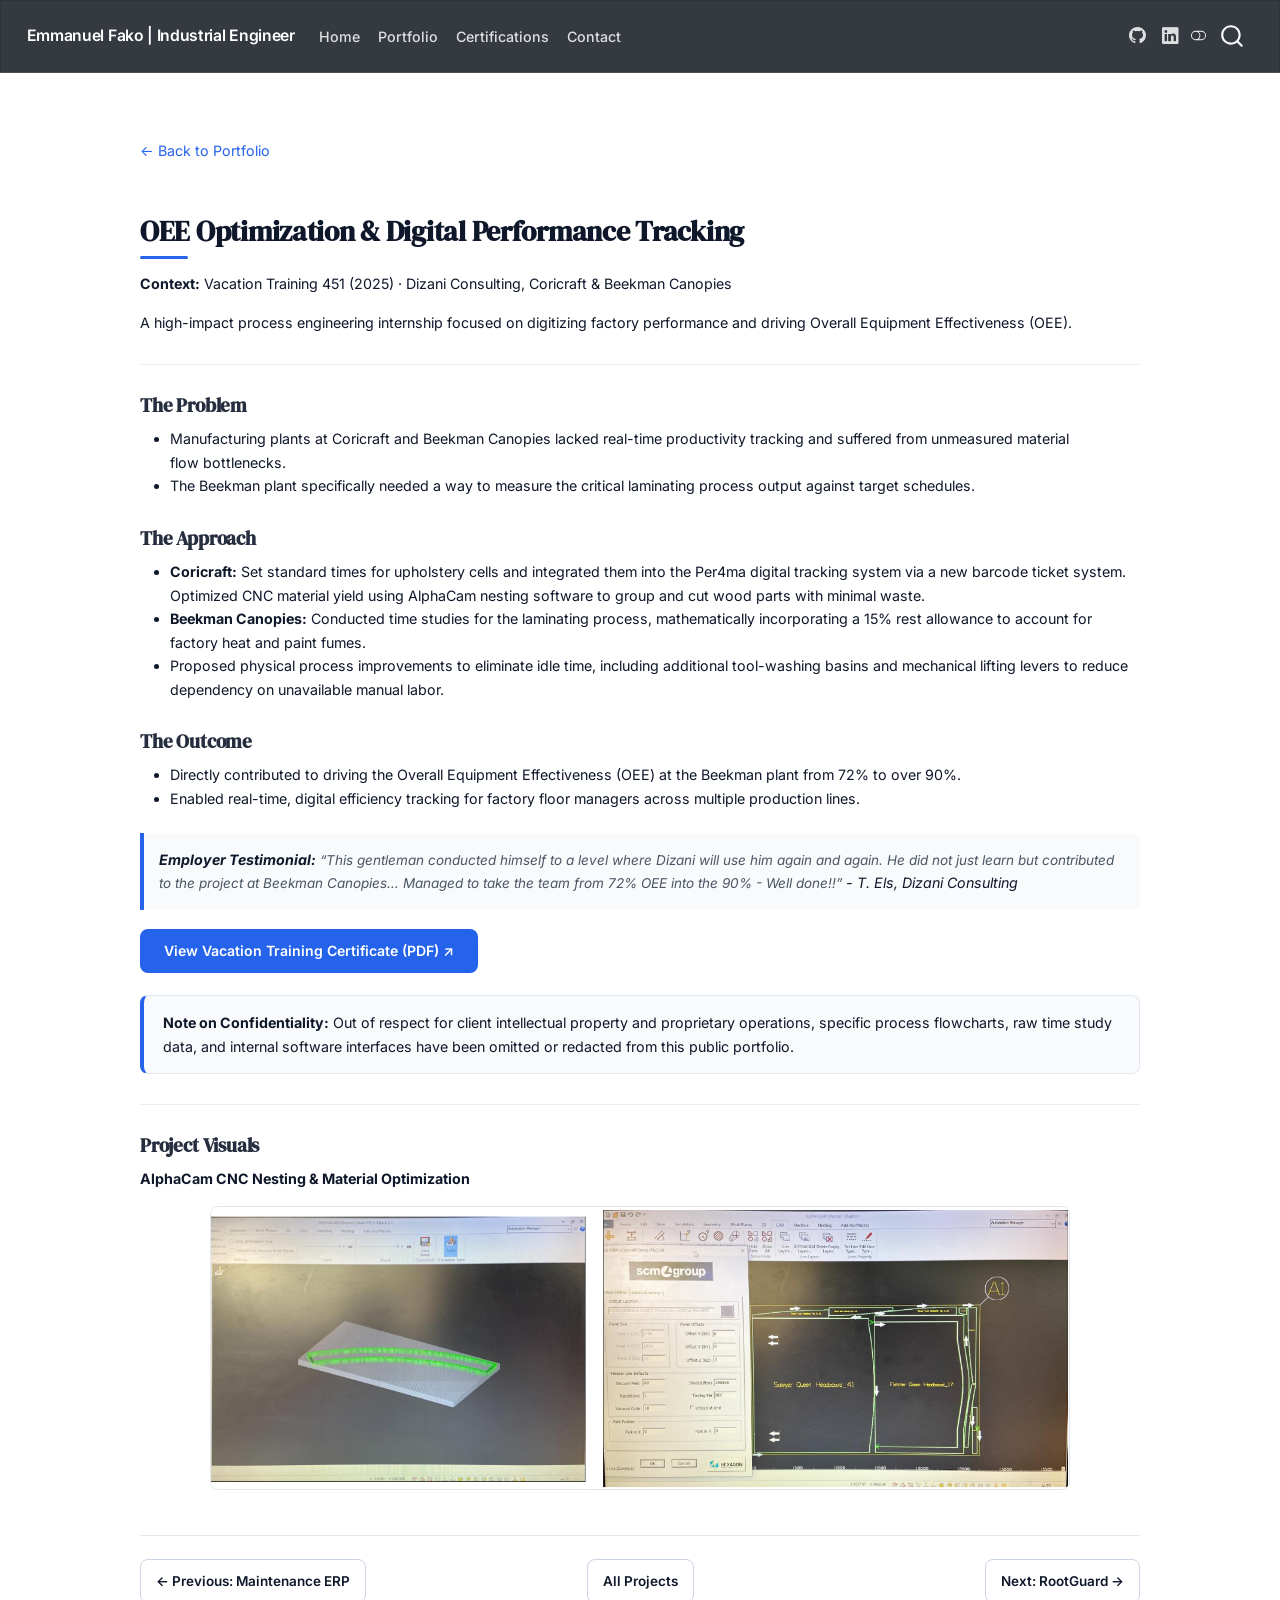
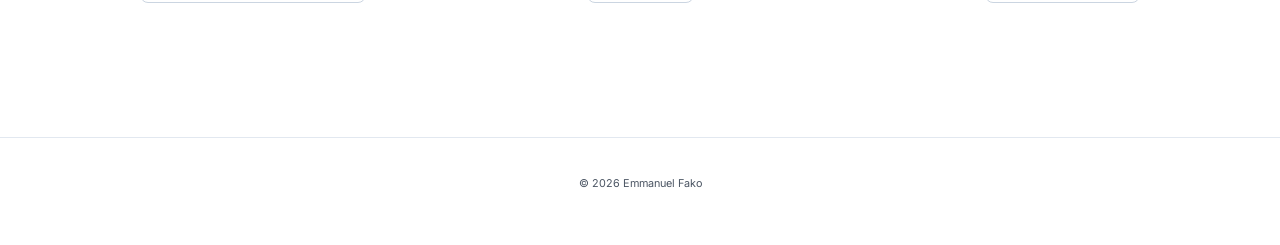
<file: projects/dizani-2025.html>
<!DOCTYPE html>
<html xmlns="http://www.w3.org/1999/xhtml" lang="en" xml:lang="en"><head>

<meta charset="utf-8">
<meta name="generator" content="quarto-1.9.38">

<meta name="viewport" content="width=device-width, initial-scale=1.0, user-scalable=yes">


<title>OEE Optimization &amp; Digital Tracking | Emmanuel Fako – Emmanuel Fako | Industrial Engineer</title>
<style>
/* Default styles provided by pandoc.
** See https://pandoc.org/MANUAL.html#variables-for-html for config info.
*/
code{white-space: pre-wrap;}
span.smallcaps{font-variant: small-caps;}
div.columns{display: flex; gap: min(4vw, 1.5em);}
div.column{flex: auto; overflow-x: auto;}
div.hanging-indent{margin-left: 1.5em; text-indent: -1.5em;}
ul.task-list{list-style: none;}
ul.task-list li input[type="checkbox"] {
  width: 0.8em;
  margin: 0 0.8em 0.2em -1em; /* quarto-specific, see https://github.com/quarto-dev/quarto-cli/issues/4556 */ 
  vertical-align: middle;
}
</style>


<script src="../site_libs/quarto-nav/quarto-nav.js"></script>
<script src="../site_libs/quarto-nav/headroom.min.js"></script>
<script src="../site_libs/clipboard/clipboard.min.js"></script>
<script src="../site_libs/quarto-search/autocomplete.umd.js"></script>
<script src="../site_libs/quarto-search/fuse.min.js"></script>
<script src="../site_libs/quarto-search/quarto-search.js"></script>
<meta name="quarto:offset" content="../">
<link href="..//images/icon.png" rel="icon" type="image/png">
<script src="../site_libs/quarto-html/quarto.js" type="module"></script>
<script src="../site_libs/quarto-html/tabsets/tabsets.js" type="module"></script>
<script src="../site_libs/quarto-html/popper.min.js"></script>
<script src="../site_libs/quarto-html/tippy.umd.min.js"></script>
<script src="../site_libs/quarto-html/anchor.min.js"></script>
<link href="../site_libs/quarto-html/tippy.css" rel="stylesheet">
<link href="../site_libs/quarto-html/quarto-syntax-highlighting-15634bcf2e68342d4ad2dfa704d543f6.css" rel="stylesheet" class="quarto-color-scheme" id="quarto-text-highlighting-styles">
<link href="../site_libs/quarto-html/quarto-syntax-highlighting-dark-0a6b7249c26820e032cb0bd839ff02b1.css" rel="stylesheet" class="quarto-color-scheme quarto-color-alternate" id="quarto-text-highlighting-styles">
<link href="../site_libs/quarto-html/quarto-syntax-highlighting-15634bcf2e68342d4ad2dfa704d543f6.css" rel="stylesheet" class="quarto-color-scheme-extra" id="quarto-text-highlighting-styles">
<script src="../site_libs/bootstrap/bootstrap.min.js"></script>
<link href="../site_libs/bootstrap/bootstrap-icons.css" rel="stylesheet">
<link href="../site_libs/bootstrap/bootstrap-34383ab407711c9051ff0c8b9a65adc8.min.css" rel="stylesheet" append-hash="true" class="quarto-color-scheme" id="quarto-bootstrap" data-mode="light">
<link href="../site_libs/bootstrap/bootstrap-dark-dfa25673fad92089dabd8dce756b1c84.min.css" rel="stylesheet" append-hash="true" class="quarto-color-scheme quarto-color-alternate" id="quarto-bootstrap" data-mode="dark">
<link href="../site_libs/bootstrap/bootstrap-34383ab407711c9051ff0c8b9a65adc8.min.css" rel="stylesheet" append-hash="true" class="quarto-color-scheme-extra" id="quarto-bootstrap" data-mode="light">
<script id="quarto-search-options" type="application/json">{
  "location": "navbar",
  "copy-button": false,
  "collapse-after": 3,
  "panel-placement": "end",
  "type": "overlay",
  "limit": 50,
  "keyboard-shortcut": [
    "f",
    "/",
    "s"
  ],
  "show-item-context": false,
  "language": {
    "search-no-results-text": "No results",
    "search-matching-documents-text": "matching documents",
    "search-copy-link-title": "Copy link to search",
    "search-hide-matches-text": "Hide additional matches",
    "search-more-match-text": "more match in this document",
    "search-more-matches-text": "more matches in this document",
    "search-clear-button-title": "Clear",
    "search-text-placeholder": "",
    "search-detached-cancel-button-title": "Cancel",
    "search-submit-button-title": "Submit",
    "search-label": "Search"
  }
}</script>
<style>html{ scroll-behavior: smooth; }</style>


<link rel="stylesheet" href="../styles.css">
</head>

<body class="nav-fixed quarto-light"><script id="quarto-html-before-body" type="application/javascript">
    const toggleBodyColorMode = (bsSheetEl) => {
      const mode = bsSheetEl.getAttribute("data-mode");
      const bodyEl = window.document.querySelector("body");
      if (mode === "dark") {
        bodyEl.classList.add("quarto-dark");
        bodyEl.classList.remove("quarto-light");
      } else {
        bodyEl.classList.add("quarto-light");
        bodyEl.classList.remove("quarto-dark");
      }
    }
    const toggleBodyColorPrimary = () => {
      const bsSheetEl = window.document.querySelector("link#quarto-bootstrap:not([rel=disabled-stylesheet])");
      if (bsSheetEl) {
        toggleBodyColorMode(bsSheetEl);
      }
    }
    const setColorSchemeToggle = (alternate) => {
      const toggles = window.document.querySelectorAll('.quarto-color-scheme-toggle');
      for (let i=0; i < toggles.length; i++) {
        const toggle = toggles[i];
        if (toggle) {
          if (alternate) {
            toggle.classList.add("alternate");
          } else {
            toggle.classList.remove("alternate");
          }
        }
      }
    };
    const toggleColorMode = (alternate) => {
      // Switch the stylesheets
      const primaryStylesheets = window.document.querySelectorAll('link.quarto-color-scheme:not(.quarto-color-alternate)');
      const alternateStylesheets = window.document.querySelectorAll('link.quarto-color-scheme.quarto-color-alternate');
      manageTransitions('#quarto-margin-sidebar .nav-link', false);
      if (alternate) {
        // note: dark is layered on light, we don't disable primary!
        enableStylesheet(alternateStylesheets);
        for (const sheetNode of alternateStylesheets) {
          if (sheetNode.id === "quarto-bootstrap") {
            toggleBodyColorMode(sheetNode);
          }
        }
      } else {
        disableStylesheet(alternateStylesheets);
        enableStylesheet(primaryStylesheets)
        toggleBodyColorPrimary();
      }
      manageTransitions('#quarto-margin-sidebar .nav-link', true);
      // Switch the toggles
      setColorSchemeToggle(alternate)
      // Hack to workaround the fact that safari doesn't
      // properly recolor the scrollbar when toggling (#1455)
      if (navigator.userAgent.indexOf('Safari') > 0 && navigator.userAgent.indexOf('Chrome') == -1) {
        manageTransitions("body", false);
        window.scrollTo(0, 1);
        setTimeout(() => {
          window.scrollTo(0, 0);
          manageTransitions("body", true);
        }, 40);
      }
    }
    const disableStylesheet = (stylesheets) => {
      for (let i=0; i < stylesheets.length; i++) {
        const stylesheet = stylesheets[i];
        stylesheet.rel = 'disabled-stylesheet';
      }
    }
    const enableStylesheet = (stylesheets) => {
      for (let i=0; i < stylesheets.length; i++) {
        const stylesheet = stylesheets[i];
        if(stylesheet.rel !== 'stylesheet') { // for Chrome, which will still FOUC without this check
          stylesheet.rel = 'stylesheet';
        }
      }
    }
    const manageTransitions = (selector, allowTransitions) => {
      const els = window.document.querySelectorAll(selector);
      for (let i=0; i < els.length; i++) {
        const el = els[i];
        if (allowTransitions) {
          el.classList.remove('notransition');
        } else {
          el.classList.add('notransition');
        }
      }
    }
    const isFileUrl = () => {
      return window.location.protocol === 'file:';
    }
    const hasAlternateSentinel = () => {
      let styleSentinel = getColorSchemeSentinel();
      if (styleSentinel !== null) {
        return styleSentinel === "alternate";
      } else {
        return false;
      }
    }
    const setStyleSentinel = (alternate) => {
      const value = alternate ? "alternate" : "default";
      if (!isFileUrl()) {
        window.localStorage.setItem("quarto-color-scheme", value);
      } else {
        localAlternateSentinel = value;
      }
    }
    const getColorSchemeSentinel = () => {
      if (!isFileUrl()) {
        const storageValue = window.localStorage.getItem("quarto-color-scheme");
        return storageValue != null ? storageValue : localAlternateSentinel;
      } else {
        return localAlternateSentinel;
      }
    }
    const toggleGiscusIfUsed = (isAlternate, darkModeDefault) => {
      const baseTheme = document.querySelector('#giscus-base-theme')?.value ?? 'light';
      const alternateTheme = document.querySelector('#giscus-alt-theme')?.value ?? 'dark';
      let newTheme = '';
      if(authorPrefersDark) {
        newTheme = isAlternate ? baseTheme : alternateTheme;
      } else {
        newTheme = isAlternate ? alternateTheme : baseTheme;
      }
      const changeGiscusTheme = () => {
        // From: https://github.com/giscus/giscus/issues/336
        const sendMessage = (message) => {
          const iframe = document.querySelector('iframe.giscus-frame');
          if (!iframe) return;
          iframe.contentWindow.postMessage({ giscus: message }, 'https://giscus.app');
        }
        sendMessage({
          setConfig: {
            theme: newTheme
          }
        });
      }
      const isGiscussLoaded = window.document.querySelector('iframe.giscus-frame') !== null;
      if (isGiscussLoaded) {
        changeGiscusTheme();
      }
    };
    const authorPrefersDark = false;
    const darkModeDefault = authorPrefersDark;
      document.querySelector('link#quarto-text-highlighting-styles.quarto-color-scheme-extra').rel = 'disabled-stylesheet';
      document.querySelector('link#quarto-bootstrap.quarto-color-scheme-extra').rel = 'disabled-stylesheet';
    let localAlternateSentinel = darkModeDefault ? 'alternate' : 'default';
    // Dark / light mode switch
    window.quartoToggleColorScheme = () => {
      // Read the current dark / light value
      let toAlternate = !hasAlternateSentinel();
      toggleColorMode(toAlternate);
      setStyleSentinel(toAlternate);
      toggleGiscusIfUsed(toAlternate, darkModeDefault);
      window.dispatchEvent(new Event('resize'));
    };
    // Switch to dark mode if need be
    if (hasAlternateSentinel()) {
      toggleColorMode(true);
    } else {
      toggleColorMode(false);
    }
  </script>

<div id="quarto-search-results"></div>
  <header id="quarto-header" class="headroom fixed-top">
    <nav class="navbar navbar-expand-lg " data-bs-theme="dark">
      <div class="navbar-container container-fluid">
      <div class="navbar-brand-container mx-auto">
    <a class="navbar-brand" href="../index.html">
    <span class="navbar-title">Emmanuel Fako | Industrial Engineer</span>
    </a>
  </div>
            <div id="quarto-search" class="" title="Search"></div>
          <button class="navbar-toggler" type="button" data-bs-toggle="collapse" data-bs-target="#navbarCollapse" aria-controls="navbarCollapse" role="menu" aria-expanded="false" aria-label="Toggle navigation" onclick="if (window.quartoToggleHeadroom) { window.quartoToggleHeadroom(); }">
  <span class="navbar-toggler-icon"></span>
</button>
          <div class="collapse navbar-collapse" id="navbarCollapse">
            <ul class="navbar-nav navbar-nav-scroll me-auto">
  <li class="nav-item">
    <a class="nav-link" href="../index.html"> 
<span class="menu-text">Home</span></a>
  </li>  
  <li class="nav-item">
    <a class="nav-link" href="../portfolio.html"> 
<span class="menu-text">Portfolio</span></a>
  </li>  
  <li class="nav-item">
    <a class="nav-link" href="../certifications.html"> 
<span class="menu-text">Certifications</span></a>
  </li>  
  <li class="nav-item">
    <a class="nav-link" href="../contact.html"> 
<span class="menu-text">Contact</span></a>
  </li>  
</ul>
            <ul class="navbar-nav navbar-nav-scroll ms-auto">
  <li class="nav-item compact">
    <a class="nav-link" href="https://github.com/Eman-tron"> <i class="bi bi-github" role="img" aria-label="GitHub">
</i> 
<span class="menu-text"></span></a>
  </li>  
  <li class="nav-item compact">
    <a class="nav-link" href="https://linkedin.com/in/emmanuel-fako-773180364"> <i class="bi bi-linkedin" role="img" aria-label="LinkedIn">
</i> 
<span class="menu-text"></span></a>
  </li>  
</ul>
          </div> <!-- /navcollapse -->
            <div class="quarto-navbar-tools">
  <a href="" class="quarto-color-scheme-toggle quarto-navigation-tool  px-1" onclick="window.quartoToggleColorScheme(); return false;" title="Toggle dark mode"><i class="bi"></i></a>
</div>
      </div> <!-- /container-fluid -->
    </nav>
</header>
<!-- content -->
<div id="quarto-content" class="quarto-container page-columns page-rows-contents page-layout-full page-navbar">
<!-- sidebar -->
<!-- margin-sidebar -->
    
<!-- main -->
<main class="content column-page" id="quarto-document-content"><header id="title-block-header" class="quarto-title-block"></header>





<section>
<p><a href="../portfolio.html">← Back to Portfolio</a></p>
<section id="oee-optimization-digital-performance-tracking" class="level1 section-title">
<h1 class="section-title">OEE Optimization &amp; Digital Performance Tracking</h1>
<p><strong>Context:</strong> Vacation Training 451 (2025) · Dizani Consulting, Coricraft &amp; Beekman Canopies</p>
<p>A high-impact process engineering internship focused on digitizing factory performance and driving Overall Equipment Effectiveness (OEE).</p>
<hr>
<section id="the-problem" class="level3">
<h3 class="anchored" data-anchor-id="the-problem">The Problem</h3>
<ul>
<li>Manufacturing plants at Coricraft and Beekman Canopies lacked real-time productivity tracking and suffered from unmeasured material flow bottlenecks.</li>
<li>The Beekman plant specifically needed a way to measure the critical laminating process output against target schedules.</li>
</ul>
</section>
<section id="the-approach" class="level3">
<h3 class="anchored" data-anchor-id="the-approach">The Approach</h3>
<ul>
<li><strong>Coricraft:</strong> Set standard times for upholstery cells and integrated them into the Per4ma digital tracking system via a new barcode ticket system. Optimized CNC material yield using AlphaCam nesting software to group and cut wood parts with minimal waste.</li>
<li><strong>Beekman Canopies:</strong> Conducted time studies for the laminating process, mathematically incorporating a 15% rest allowance to account for factory heat and paint fumes.</li>
<li>Proposed physical process improvements to eliminate idle time, including additional tool-washing basins and mechanical lifting levers to reduce dependency on unavailable manual labor.</li>
</ul>
</section>
<section id="the-outcome" class="level3">
<h3 class="anchored" data-anchor-id="the-outcome">The Outcome</h3>
<ul>
<li>Directly contributed to driving the Overall Equipment Effectiveness (OEE) at the Beekman plant from 72% to over 90%.</li>
<li>Enabled real-time, digital efficiency tracking for factory floor managers across multiple production lines.</li>
</ul>
<blockquote class="blockquote">
<p><strong>Employer Testimonial:</strong> <em>“This gentleman conducted himself to a level where Dizani will use him again and again. He did not just learn but contributed to the project at Beekman Canopies… Managed to take the team from 72% OEE into the 90% - Well done!!”</em> - T. Els, Dizani Consulting</p>
</blockquote>
<div class="case-actions">
<p><a href="../images/vc25.pdf" class="btn-primary" target="_blank">View Vacation Training Certificate (PDF) ↗</a></p>
</div>
<div class="case-note">
<p><strong>Note on Confidentiality:</strong> Out of respect for client intellectual property and proprietary operations, specific process flowcharts, raw time study data, and internal software interfaces have been omitted or redacted from this public portfolio.</p>
</div>
<hr>
</section>
<section id="project-visuals" class="level3">
<h3 class="anchored" data-anchor-id="project-visuals">Project Visuals</h3>
<p><strong>AlphaCam CNC Nesting &amp; Material Optimization</strong> <img src="../images/cnc.png" class="img-fluid" alt="Coricraft CNC Nesting"></p>
<div class="case-nav">
<div class="case-nav-prev">
<p><a href="../projects/maintenance-erp.html">← Previous: Maintenance ERP</a></p>
</div>
<div class="case-nav-index">
<p><a href="../portfolio.html">All Projects</a></p>
</div>
<div class="case-nav-next">
<p><a href="../projects/rootguard.html">Next: RootGuard →</a></p>
</div>
</div>
</section>
</section>
</section>



</main> <!-- /main -->
<script id="quarto-html-after-body" type="application/javascript">
  window.document.addEventListener("DOMContentLoaded", function (event) {
    // Ensure there is a toggle, if there isn't float one in the top right
    if (window.document.querySelector('.quarto-color-scheme-toggle') === null) {
      const a = window.document.createElement('a');
      a.classList.add('top-right');
      a.classList.add('quarto-color-scheme-toggle');
      a.href = "";
      a.onclick = function() { try { window.quartoToggleColorScheme(); } catch {} return false; };
      const i = window.document.createElement("i");
      i.classList.add('bi');
      a.appendChild(i);
      window.document.body.appendChild(a);
    }
    setColorSchemeToggle(hasAlternateSentinel())
    const icon = "";
    const anchorJS = new window.AnchorJS();
    anchorJS.options = {
      placement: 'right',
      icon: icon
    };
    anchorJS.add('.anchored');
    const isCodeAnnotation = (el) => {
      for (const clz of el.classList) {
        if (clz.startsWith('code-annotation-')) {                     
          return true;
        }
      }
      return false;
    }
    const onCopySuccess = function(e) {
      // button target
      const button = e.trigger;
      // don't keep focus
      button.blur();
      // flash "checked"
      button.classList.add('code-copy-button-checked');
      var currentTitle = button.getAttribute("title");
      button.setAttribute("title", "Copied!");
      let tooltip;
      if (window.bootstrap) {
        button.setAttribute("data-bs-toggle", "tooltip");
        button.setAttribute("data-bs-placement", "left");
        button.setAttribute("data-bs-title", "Copied!");
        tooltip = new bootstrap.Tooltip(button, 
          { trigger: "manual", 
            customClass: "code-copy-button-tooltip",
            offset: [0, -8]});
        tooltip.show();    
      }
      setTimeout(function() {
        if (tooltip) {
          tooltip.hide();
          button.removeAttribute("data-bs-title");
          button.removeAttribute("data-bs-toggle");
          button.removeAttribute("data-bs-placement");
        }
        button.setAttribute("title", currentTitle);
        button.classList.remove('code-copy-button-checked');
      }, 1000);
      // clear code selection
      e.clearSelection();
    }
    const getTextToCopy = function(trigger) {
      const outerScaffold = trigger.parentElement.cloneNode(true);
      const codeEl = outerScaffold.querySelector('code');
      for (const childEl of codeEl.children) {
        if (isCodeAnnotation(childEl)) {
          childEl.remove();
        }
      }
      return codeEl.innerText;
    }
    const clipboard = new window.ClipboardJS('.code-copy-button:not([data-in-quarto-modal])', {
      text: getTextToCopy
    });
    clipboard.on('success', onCopySuccess);
    if (window.document.getElementById('quarto-embedded-source-code-modal')) {
      const clipboardModal = new window.ClipboardJS('.code-copy-button[data-in-quarto-modal]', {
        text: getTextToCopy,
        container: window.document.getElementById('quarto-embedded-source-code-modal')
      });
      clipboardModal.on('success', onCopySuccess);
    }
      var localhostRegex = new RegExp(/^(?:http|https):\/\/localhost\:?[0-9]*\//);
      var mailtoRegex = new RegExp(/^mailto:/);
        var filterRegex = new RegExp("^(?:http:|https:)\/\/(?:eman-tron\.github\.io|Eman-tron\.github\.io|localhost|127\.0\.0\.1)");
      var isInternal = (href) => {
          return filterRegex.test(href) || localhostRegex.test(href) || mailtoRegex.test(href);
      }
      // Inspect non-navigation links and adorn them if external
     var links = window.document.querySelectorAll('a[href]:not(.nav-link):not(.navbar-brand):not(.toc-action):not(.sidebar-link):not(.sidebar-item-toggle):not(.pagination-link):not(.no-external):not([aria-hidden]):not(.dropdown-item):not(.quarto-navigation-tool):not(.about-link)');
      for (var i=0; i<links.length; i++) {
        const link = links[i];
        if (!isInternal(link.href)) {
          // undo the damage that might have been done by quarto-nav.js in the case of
          // links that we want to consider external
          if (link.dataset.originalHref !== undefined) {
            link.href = link.dataset.originalHref;
          }
            // target, if specified
            link.setAttribute("target", "_blank");
            if (link.getAttribute("rel") === null) {
              link.setAttribute("rel", "noopener");
            }
        }
      }
    function tippyHover(el, contentFn, onTriggerFn, onUntriggerFn) {
      const config = {
        allowHTML: true,
        maxWidth: 500,
        delay: 100,
        arrow: false,
        appendTo: function(el) {
            return el.parentElement;
        },
        interactive: true,
        interactiveBorder: 10,
        theme: 'quarto',
        placement: 'bottom-start',
      };
      if (contentFn) {
        config.content = contentFn;
      }
      if (onTriggerFn) {
        config.onTrigger = onTriggerFn;
      }
      if (onUntriggerFn) {
        config.onUntrigger = onUntriggerFn;
      }
      window.tippy(el, config); 
    }
    const noterefs = window.document.querySelectorAll('a[role="doc-noteref"]');
    for (var i=0; i<noterefs.length; i++) {
      const ref = noterefs[i];
      tippyHover(ref, function() {
        // use id or data attribute instead here
        let href = ref.getAttribute('data-footnote-href') || ref.getAttribute('href');
        try { href = new URL(href).hash; } catch {}
        const id = href.replace(/^#\/?/, "");
        const note = window.document.getElementById(id);
        if (note) {
          return note.innerHTML;
        } else {
          return "";
        }
      });
    }
    const xrefs = window.document.querySelectorAll('a.quarto-xref');
    const processXRef = (id, note) => {
      // Strip column container classes
      const stripColumnClz = (el) => {
        el.classList.remove("page-full", "page-columns");
        if (el.children) {
          for (const child of el.children) {
            stripColumnClz(child);
          }
        }
      }
      stripColumnClz(note)
      if (id === null || id.startsWith('sec-')) {
        // Special case sections, only their first couple elements
        const container = document.createElement("div");
        if (note.children && note.children.length > 2) {
          container.appendChild(note.children[0].cloneNode(true));
          for (let i = 1; i < note.children.length; i++) {
            const child = note.children[i];
            if (child.tagName === "P" && child.innerText === "") {
              continue;
            } else {
              container.appendChild(child.cloneNode(true));
              break;
            }
          }
          if (window.Quarto?.typesetMath) {
            window.Quarto.typesetMath(container);
          }
          return container.innerHTML
        } else {
          if (window.Quarto?.typesetMath) {
            window.Quarto.typesetMath(note);
          }
          return note.innerHTML;
        }
      } else {
        // Remove any anchor links if they are present
        const anchorLink = note.querySelector('a.anchorjs-link');
        if (anchorLink) {
          anchorLink.remove();
        }
        if (window.Quarto?.typesetMath) {
          window.Quarto.typesetMath(note);
        }
        if (note.classList.contains("callout")) {
          return note.outerHTML;
        } else {
          return note.innerHTML;
        }
      }
    }
    for (var i=0; i<xrefs.length; i++) {
      const xref = xrefs[i];
      tippyHover(xref, undefined, function(instance) {
        instance.disable();
        let url = xref.getAttribute('href');
        let hash = undefined; 
        if (url.startsWith('#')) {
          hash = url;
        } else {
          try { hash = new URL(url).hash; } catch {}
        }
        if (hash) {
          const id = hash.replace(/^#\/?/, "");
          const note = window.document.getElementById(id);
          if (note !== null) {
            try {
              const html = processXRef(id, note.cloneNode(true));
              instance.setContent(html);
            } finally {
              instance.enable();
              instance.show();
            }
          } else {
            // See if we can fetch this
            fetch(url.split('#')[0])
            .then(res => res.text())
            .then(html => {
              const parser = new DOMParser();
              const htmlDoc = parser.parseFromString(html, "text/html");
              const note = htmlDoc.getElementById(id);
              if (note !== null) {
                const html = processXRef(id, note);
                instance.setContent(html);
              } 
            }).finally(() => {
              instance.enable();
              instance.show();
            });
          }
        } else {
          // See if we can fetch a full url (with no hash to target)
          // This is a special case and we should probably do some content thinning / targeting
          fetch(url)
          .then(res => res.text())
          .then(html => {
            const parser = new DOMParser();
            const htmlDoc = parser.parseFromString(html, "text/html");
            const note = htmlDoc.querySelector('main.content');
            if (note !== null) {
              // This should only happen for chapter cross references
              // (since there is no id in the URL)
              // remove the first header
              if (note.children.length > 0 && note.children[0].tagName === "HEADER") {
                note.children[0].remove();
              }
              const html = processXRef(null, note);
              instance.setContent(html);
            } 
          }).finally(() => {
            instance.enable();
            instance.show();
          });
        }
      }, function(instance) {
      });
    }
        let selectedAnnoteEl;
        const selectorForAnnotation = ( cell, annotation) => {
          let cellAttr = 'data-code-cell="' + cell + '"';
          let lineAttr = 'data-code-annotation="' +  annotation + '"';
          const selector = 'span[' + cellAttr + '][' + lineAttr + ']';
          return selector;
        }
        const selectCodeLines = (annoteEl) => {
          const doc = window.document;
          const targetCell = annoteEl.getAttribute("data-target-cell");
          const targetAnnotation = annoteEl.getAttribute("data-target-annotation");
          const annoteSpan = window.document.querySelector(selectorForAnnotation(targetCell, targetAnnotation));
          const lines = annoteSpan.getAttribute("data-code-lines").split(",");
          const lineIds = lines.map((line) => {
            return targetCell + "-" + line;
          })
          let top = null;
          let height = null;
          let parent = null;
          if (lineIds.length > 0) {
              //compute the position of the single el (top and bottom and make a div)
              const el = window.document.getElementById(lineIds[0]);
              top = el.offsetTop;
              height = el.offsetHeight;
              parent = el.parentElement.parentElement;
            if (lineIds.length > 1) {
              const lastEl = window.document.getElementById(lineIds[lineIds.length - 1]);
              const bottom = lastEl.offsetTop + lastEl.offsetHeight;
              height = bottom - top;
            }
            if (top !== null && height !== null && parent !== null) {
              // cook up a div (if necessary) and position it 
              let div = window.document.getElementById("code-annotation-line-highlight");
              if (div === null) {
                div = window.document.createElement("div");
                div.setAttribute("id", "code-annotation-line-highlight");
                div.style.position = 'absolute';
                parent.appendChild(div);
              }
              div.style.top = top - 2 + "px";
              div.style.height = height + 4 + "px";
              div.style.left = 0;
              let gutterDiv = window.document.getElementById("code-annotation-line-highlight-gutter");
              if (gutterDiv === null) {
                gutterDiv = window.document.createElement("div");
                gutterDiv.setAttribute("id", "code-annotation-line-highlight-gutter");
                gutterDiv.style.position = 'absolute';
                const codeCell = window.document.getElementById(targetCell);
                const gutter = codeCell.querySelector('.code-annotation-gutter');
                gutter.appendChild(gutterDiv);
              }
              gutterDiv.style.top = top - 2 + "px";
              gutterDiv.style.height = height + 4 + "px";
            }
            selectedAnnoteEl = annoteEl;
          }
        };
        const unselectCodeLines = () => {
          const elementsIds = ["code-annotation-line-highlight", "code-annotation-line-highlight-gutter"];
          elementsIds.forEach((elId) => {
            const div = window.document.getElementById(elId);
            if (div) {
              div.remove();
            }
          });
          selectedAnnoteEl = undefined;
        };
          // Handle positioning of the toggle
      window.addEventListener(
        "resize",
        throttle(() => {
          elRect = undefined;
          if (selectedAnnoteEl) {
            selectCodeLines(selectedAnnoteEl);
          }
        }, 10)
      );
      function throttle(fn, ms) {
      let throttle = false;
      let timer;
        return (...args) => {
          if(!throttle) { // first call gets through
              fn.apply(this, args);
              throttle = true;
          } else { // all the others get throttled
              if(timer) clearTimeout(timer); // cancel #2
              timer = setTimeout(() => {
                fn.apply(this, args);
                timer = throttle = false;
              }, ms);
          }
        };
      }
        // Attach click handler to the DT
        const annoteDls = window.document.querySelectorAll('dt[data-target-cell]');
        for (const annoteDlNode of annoteDls) {
          annoteDlNode.addEventListener('click', (event) => {
            const clickedEl = event.target;
            if (clickedEl !== selectedAnnoteEl) {
              unselectCodeLines();
              const activeEl = window.document.querySelector('dt[data-target-cell].code-annotation-active');
              if (activeEl) {
                activeEl.classList.remove('code-annotation-active');
              }
              selectCodeLines(clickedEl);
              clickedEl.classList.add('code-annotation-active');
            } else {
              // Unselect the line
              unselectCodeLines();
              clickedEl.classList.remove('code-annotation-active');
            }
          });
        }
    const findCites = (el) => {
      const parentEl = el.parentElement;
      if (parentEl) {
        const cites = parentEl.dataset.cites;
        if (cites) {
          return {
            el,
            cites: cites.split(' ')
          };
        } else {
          return findCites(el.parentElement)
        }
      } else {
        return undefined;
      }
    };
    var bibliorefs = window.document.querySelectorAll('a[role="doc-biblioref"]');
    for (var i=0; i<bibliorefs.length; i++) {
      const ref = bibliorefs[i];
      const citeInfo = findCites(ref);
      if (citeInfo) {
        tippyHover(citeInfo.el, function() {
          var popup = window.document.createElement('div');
          citeInfo.cites.forEach(function(cite) {
            var citeDiv = window.document.createElement('div');
            citeDiv.classList.add('hanging-indent');
            citeDiv.classList.add('csl-entry');
            var biblioDiv = window.document.getElementById('ref-' + cite);
            if (biblioDiv) {
              citeDiv.innerHTML = biblioDiv.innerHTML;
            }
            popup.appendChild(citeDiv);
          });
          return popup.innerHTML;
        });
      }
    }
  });
  </script>
</div> <!-- /content -->
<footer class="footer">
  <div class="nav-footer">
    <div class="nav-footer-left">
      &nbsp;
    </div>   
    <div class="nav-footer-center">
<p>© 2026 Emmanuel Fako</p>
</div>
    <div class="nav-footer-right">
      &nbsp;
    </div>
  </div>
</footer>




<script src="../site_libs/quarto-html/zenscroll-min.js"></script>
</body></html>
</file>
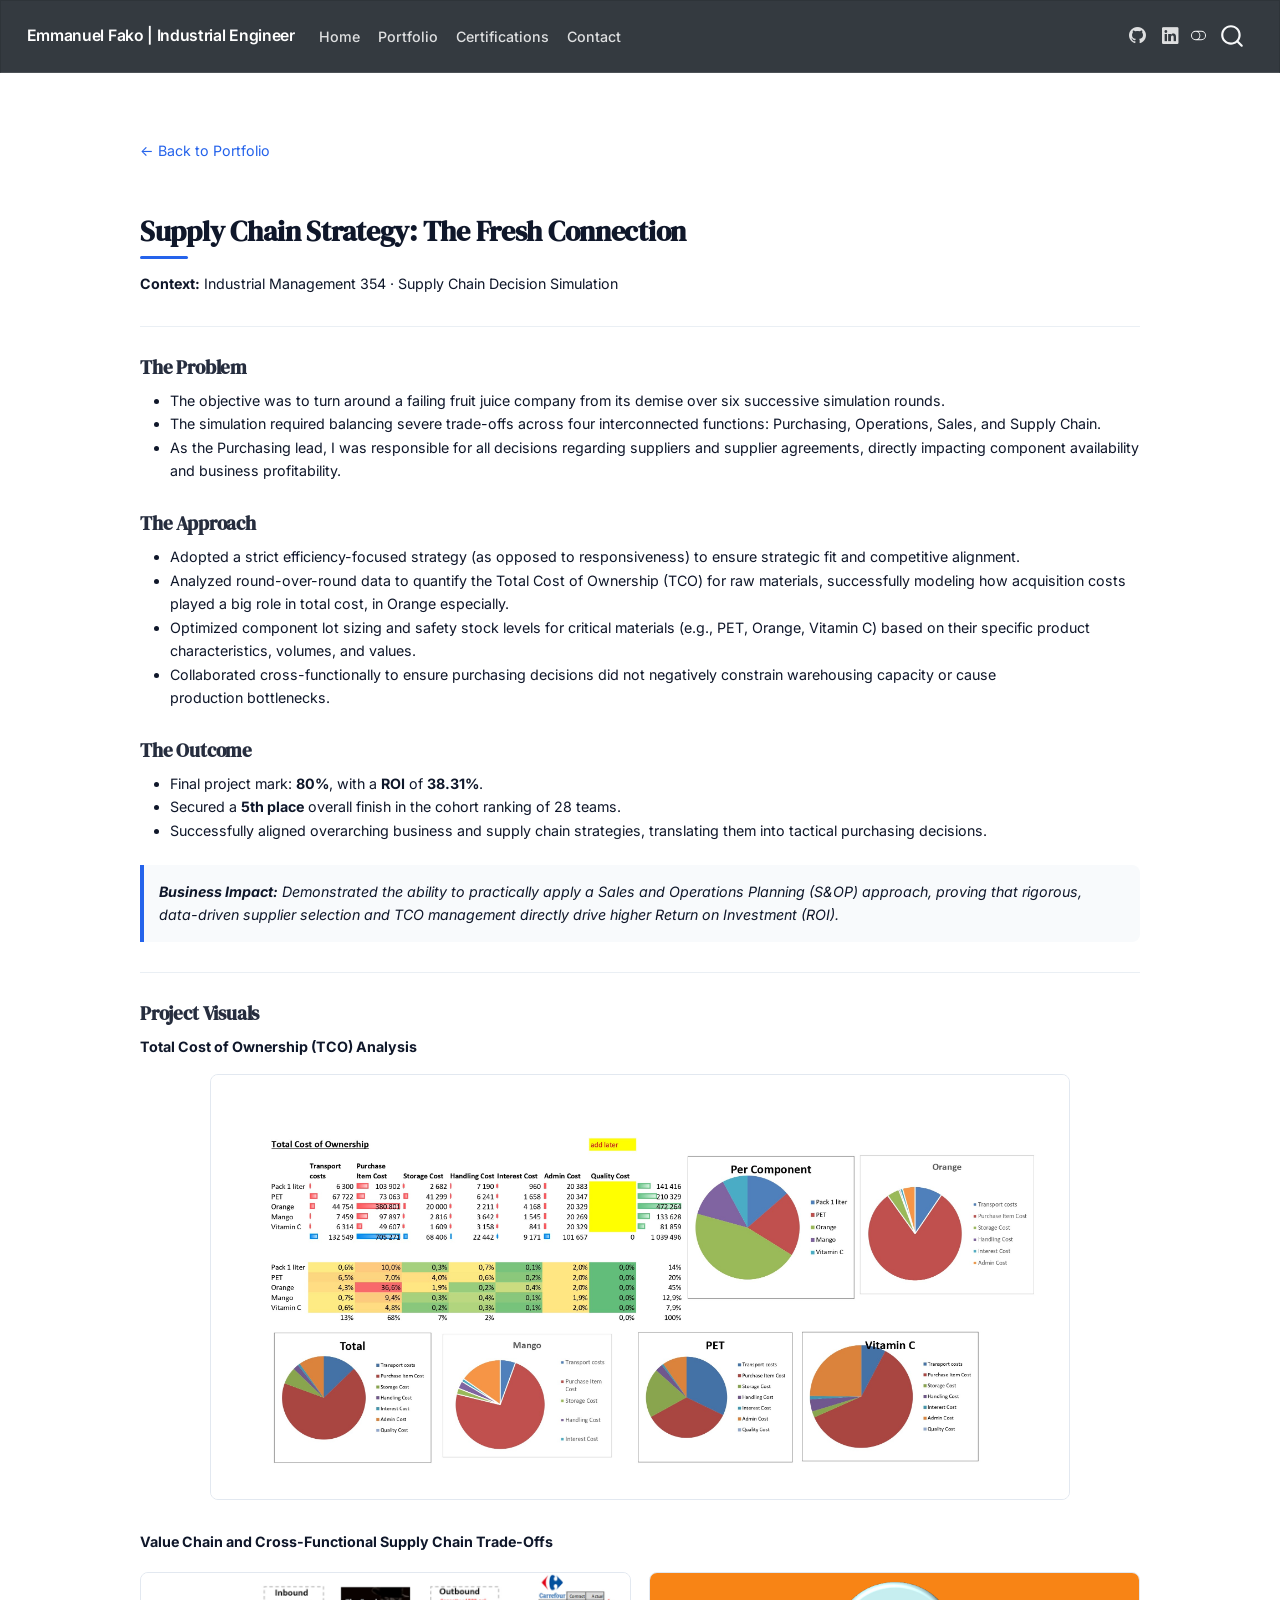
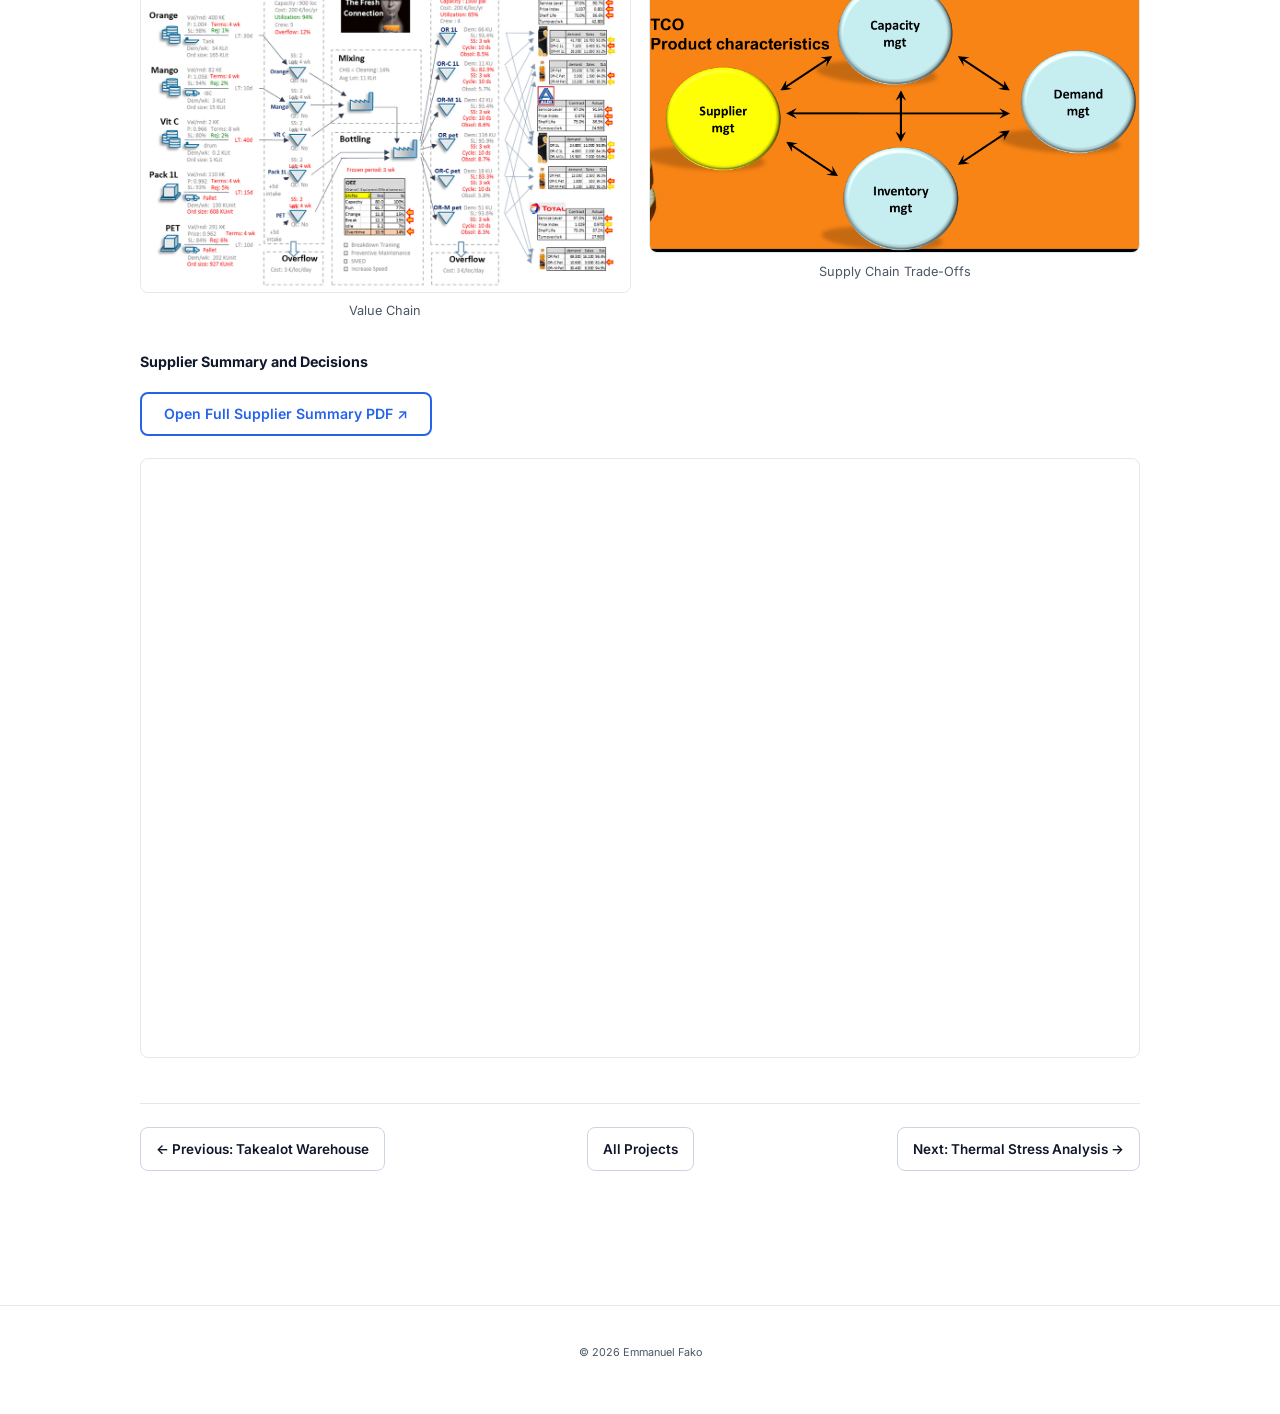
<file: projects/fresh-connection.html>
<!DOCTYPE html>
<html xmlns="http://www.w3.org/1999/xhtml" lang="en" xml:lang="en"><head>

<meta charset="utf-8">
<meta name="generator" content="quarto-1.9.38">

<meta name="viewport" content="width=device-width, initial-scale=1.0, user-scalable=yes">


<title>Supply Chain Strategy: The Fresh Connection | Emmanuel Fako – Emmanuel Fako | Industrial Engineer</title>
<style>
/* Default styles provided by pandoc.
** See https://pandoc.org/MANUAL.html#variables-for-html for config info.
*/
code{white-space: pre-wrap;}
span.smallcaps{font-variant: small-caps;}
div.columns{display: flex; gap: min(4vw, 1.5em);}
div.column{flex: auto; overflow-x: auto;}
div.hanging-indent{margin-left: 1.5em; text-indent: -1.5em;}
ul.task-list{list-style: none;}
ul.task-list li input[type="checkbox"] {
  width: 0.8em;
  margin: 0 0.8em 0.2em -1em; /* quarto-specific, see https://github.com/quarto-dev/quarto-cli/issues/4556 */ 
  vertical-align: middle;
}
</style>


<script src="../site_libs/quarto-nav/quarto-nav.js"></script>
<script src="../site_libs/quarto-nav/headroom.min.js"></script>
<script src="../site_libs/clipboard/clipboard.min.js"></script>
<script src="../site_libs/quarto-search/autocomplete.umd.js"></script>
<script src="../site_libs/quarto-search/fuse.min.js"></script>
<script src="../site_libs/quarto-search/quarto-search.js"></script>
<meta name="quarto:offset" content="../">
<link href="..//images/icon.png" rel="icon" type="image/png">
<script src="../site_libs/quarto-html/quarto.js" type="module"></script>
<script src="../site_libs/quarto-html/tabsets/tabsets.js" type="module"></script>
<script src="../site_libs/quarto-html/popper.min.js"></script>
<script src="../site_libs/quarto-html/tippy.umd.min.js"></script>
<script src="../site_libs/quarto-html/anchor.min.js"></script>
<link href="../site_libs/quarto-html/tippy.css" rel="stylesheet">
<link href="../site_libs/quarto-html/quarto-syntax-highlighting-15634bcf2e68342d4ad2dfa704d543f6.css" rel="stylesheet" class="quarto-color-scheme" id="quarto-text-highlighting-styles">
<link href="../site_libs/quarto-html/quarto-syntax-highlighting-dark-0a6b7249c26820e032cb0bd839ff02b1.css" rel="stylesheet" class="quarto-color-scheme quarto-color-alternate" id="quarto-text-highlighting-styles">
<link href="../site_libs/quarto-html/quarto-syntax-highlighting-15634bcf2e68342d4ad2dfa704d543f6.css" rel="stylesheet" class="quarto-color-scheme-extra" id="quarto-text-highlighting-styles">
<script src="../site_libs/bootstrap/bootstrap.min.js"></script>
<link href="../site_libs/bootstrap/bootstrap-icons.css" rel="stylesheet">
<link href="../site_libs/bootstrap/bootstrap-34383ab407711c9051ff0c8b9a65adc8.min.css" rel="stylesheet" append-hash="true" class="quarto-color-scheme" id="quarto-bootstrap" data-mode="light">
<link href="../site_libs/bootstrap/bootstrap-dark-dfa25673fad92089dabd8dce756b1c84.min.css" rel="stylesheet" append-hash="true" class="quarto-color-scheme quarto-color-alternate" id="quarto-bootstrap" data-mode="dark">
<link href="../site_libs/bootstrap/bootstrap-34383ab407711c9051ff0c8b9a65adc8.min.css" rel="stylesheet" append-hash="true" class="quarto-color-scheme-extra" id="quarto-bootstrap" data-mode="light">
<script src="../site_libs/quarto-contrib/glightbox/glightbox.min.js"></script>
<link href="../site_libs/quarto-contrib/glightbox/glightbox.min.css" rel="stylesheet">
<link href="../site_libs/quarto-contrib/glightbox/lightbox.css" rel="stylesheet">
<script id="quarto-search-options" type="application/json">{
  "location": "navbar",
  "copy-button": false,
  "collapse-after": 3,
  "panel-placement": "end",
  "type": "overlay",
  "limit": 50,
  "keyboard-shortcut": [
    "f",
    "/",
    "s"
  ],
  "show-item-context": false,
  "language": {
    "search-no-results-text": "No results",
    "search-matching-documents-text": "matching documents",
    "search-copy-link-title": "Copy link to search",
    "search-hide-matches-text": "Hide additional matches",
    "search-more-match-text": "more match in this document",
    "search-more-matches-text": "more matches in this document",
    "search-clear-button-title": "Clear",
    "search-text-placeholder": "",
    "search-detached-cancel-button-title": "Cancel",
    "search-submit-button-title": "Submit",
    "search-label": "Search"
  }
}</script>
<style>html{ scroll-behavior: smooth; }</style>


<link rel="stylesheet" href="../styles.css">
</head>

<body class="nav-fixed quarto-light"><script id="quarto-html-before-body" type="application/javascript">
    const toggleBodyColorMode = (bsSheetEl) => {
      const mode = bsSheetEl.getAttribute("data-mode");
      const bodyEl = window.document.querySelector("body");
      if (mode === "dark") {
        bodyEl.classList.add("quarto-dark");
        bodyEl.classList.remove("quarto-light");
      } else {
        bodyEl.classList.add("quarto-light");
        bodyEl.classList.remove("quarto-dark");
      }
    }
    const toggleBodyColorPrimary = () => {
      const bsSheetEl = window.document.querySelector("link#quarto-bootstrap:not([rel=disabled-stylesheet])");
      if (bsSheetEl) {
        toggleBodyColorMode(bsSheetEl);
      }
    }
    const setColorSchemeToggle = (alternate) => {
      const toggles = window.document.querySelectorAll('.quarto-color-scheme-toggle');
      for (let i=0; i < toggles.length; i++) {
        const toggle = toggles[i];
        if (toggle) {
          if (alternate) {
            toggle.classList.add("alternate");
          } else {
            toggle.classList.remove("alternate");
          }
        }
      }
    };
    const toggleColorMode = (alternate) => {
      // Switch the stylesheets
      const primaryStylesheets = window.document.querySelectorAll('link.quarto-color-scheme:not(.quarto-color-alternate)');
      const alternateStylesheets = window.document.querySelectorAll('link.quarto-color-scheme.quarto-color-alternate');
      manageTransitions('#quarto-margin-sidebar .nav-link', false);
      if (alternate) {
        // note: dark is layered on light, we don't disable primary!
        enableStylesheet(alternateStylesheets);
        for (const sheetNode of alternateStylesheets) {
          if (sheetNode.id === "quarto-bootstrap") {
            toggleBodyColorMode(sheetNode);
          }
        }
      } else {
        disableStylesheet(alternateStylesheets);
        enableStylesheet(primaryStylesheets)
        toggleBodyColorPrimary();
      }
      manageTransitions('#quarto-margin-sidebar .nav-link', true);
      // Switch the toggles
      setColorSchemeToggle(alternate)
      // Hack to workaround the fact that safari doesn't
      // properly recolor the scrollbar when toggling (#1455)
      if (navigator.userAgent.indexOf('Safari') > 0 && navigator.userAgent.indexOf('Chrome') == -1) {
        manageTransitions("body", false);
        window.scrollTo(0, 1);
        setTimeout(() => {
          window.scrollTo(0, 0);
          manageTransitions("body", true);
        }, 40);
      }
    }
    const disableStylesheet = (stylesheets) => {
      for (let i=0; i < stylesheets.length; i++) {
        const stylesheet = stylesheets[i];
        stylesheet.rel = 'disabled-stylesheet';
      }
    }
    const enableStylesheet = (stylesheets) => {
      for (let i=0; i < stylesheets.length; i++) {
        const stylesheet = stylesheets[i];
        if(stylesheet.rel !== 'stylesheet') { // for Chrome, which will still FOUC without this check
          stylesheet.rel = 'stylesheet';
        }
      }
    }
    const manageTransitions = (selector, allowTransitions) => {
      const els = window.document.querySelectorAll(selector);
      for (let i=0; i < els.length; i++) {
        const el = els[i];
        if (allowTransitions) {
          el.classList.remove('notransition');
        } else {
          el.classList.add('notransition');
        }
      }
    }
    const isFileUrl = () => {
      return window.location.protocol === 'file:';
    }
    const hasAlternateSentinel = () => {
      let styleSentinel = getColorSchemeSentinel();
      if (styleSentinel !== null) {
        return styleSentinel === "alternate";
      } else {
        return false;
      }
    }
    const setStyleSentinel = (alternate) => {
      const value = alternate ? "alternate" : "default";
      if (!isFileUrl()) {
        window.localStorage.setItem("quarto-color-scheme", value);
      } else {
        localAlternateSentinel = value;
      }
    }
    const getColorSchemeSentinel = () => {
      if (!isFileUrl()) {
        const storageValue = window.localStorage.getItem("quarto-color-scheme");
        return storageValue != null ? storageValue : localAlternateSentinel;
      } else {
        return localAlternateSentinel;
      }
    }
    const toggleGiscusIfUsed = (isAlternate, darkModeDefault) => {
      const baseTheme = document.querySelector('#giscus-base-theme')?.value ?? 'light';
      const alternateTheme = document.querySelector('#giscus-alt-theme')?.value ?? 'dark';
      let newTheme = '';
      if(authorPrefersDark) {
        newTheme = isAlternate ? baseTheme : alternateTheme;
      } else {
        newTheme = isAlternate ? alternateTheme : baseTheme;
      }
      const changeGiscusTheme = () => {
        // From: https://github.com/giscus/giscus/issues/336
        const sendMessage = (message) => {
          const iframe = document.querySelector('iframe.giscus-frame');
          if (!iframe) return;
          iframe.contentWindow.postMessage({ giscus: message }, 'https://giscus.app');
        }
        sendMessage({
          setConfig: {
            theme: newTheme
          }
        });
      }
      const isGiscussLoaded = window.document.querySelector('iframe.giscus-frame') !== null;
      if (isGiscussLoaded) {
        changeGiscusTheme();
      }
    };
    const authorPrefersDark = false;
    const darkModeDefault = authorPrefersDark;
      document.querySelector('link#quarto-text-highlighting-styles.quarto-color-scheme-extra').rel = 'disabled-stylesheet';
      document.querySelector('link#quarto-bootstrap.quarto-color-scheme-extra').rel = 'disabled-stylesheet';
    let localAlternateSentinel = darkModeDefault ? 'alternate' : 'default';
    // Dark / light mode switch
    window.quartoToggleColorScheme = () => {
      // Read the current dark / light value
      let toAlternate = !hasAlternateSentinel();
      toggleColorMode(toAlternate);
      setStyleSentinel(toAlternate);
      toggleGiscusIfUsed(toAlternate, darkModeDefault);
      window.dispatchEvent(new Event('resize'));
    };
    // Switch to dark mode if need be
    if (hasAlternateSentinel()) {
      toggleColorMode(true);
    } else {
      toggleColorMode(false);
    }
  </script>

<div id="quarto-search-results"></div>
  <header id="quarto-header" class="headroom fixed-top">
    <nav class="navbar navbar-expand-lg " data-bs-theme="dark">
      <div class="navbar-container container-fluid">
      <div class="navbar-brand-container mx-auto">
    <a class="navbar-brand" href="../index.html">
    <span class="navbar-title">Emmanuel Fako | Industrial Engineer</span>
    </a>
  </div>
            <div id="quarto-search" class="" title="Search"></div>
          <button class="navbar-toggler" type="button" data-bs-toggle="collapse" data-bs-target="#navbarCollapse" aria-controls="navbarCollapse" role="menu" aria-expanded="false" aria-label="Toggle navigation" onclick="if (window.quartoToggleHeadroom) { window.quartoToggleHeadroom(); }">
  <span class="navbar-toggler-icon"></span>
</button>
          <div class="collapse navbar-collapse" id="navbarCollapse">
            <ul class="navbar-nav navbar-nav-scroll me-auto">
  <li class="nav-item">
    <a class="nav-link" href="../index.html"> 
<span class="menu-text">Home</span></a>
  </li>  
  <li class="nav-item">
    <a class="nav-link" href="../portfolio.html"> 
<span class="menu-text">Portfolio</span></a>
  </li>  
  <li class="nav-item">
    <a class="nav-link" href="../certifications.html"> 
<span class="menu-text">Certifications</span></a>
  </li>  
  <li class="nav-item">
    <a class="nav-link" href="../contact.html"> 
<span class="menu-text">Contact</span></a>
  </li>  
</ul>
            <ul class="navbar-nav navbar-nav-scroll ms-auto">
  <li class="nav-item compact">
    <a class="nav-link" href="https://github.com/Eman-tron"> <i class="bi bi-github" role="img" aria-label="GitHub">
</i> 
<span class="menu-text"></span></a>
  </li>  
  <li class="nav-item compact">
    <a class="nav-link" href="https://linkedin.com/in/emmanuel-fako-773180364"> <i class="bi bi-linkedin" role="img" aria-label="LinkedIn">
</i> 
<span class="menu-text"></span></a>
  </li>  
</ul>
          </div> <!-- /navcollapse -->
            <div class="quarto-navbar-tools">
  <a href="" class="quarto-color-scheme-toggle quarto-navigation-tool  px-1" onclick="window.quartoToggleColorScheme(); return false;" title="Toggle dark mode"><i class="bi"></i></a>
</div>
      </div> <!-- /container-fluid -->
    </nav>
</header>
<!-- content -->
<div id="quarto-content" class="quarto-container page-columns page-rows-contents page-layout-full page-navbar">
<!-- sidebar -->
<!-- margin-sidebar -->
    
<!-- main -->
<main class="content column-page" id="quarto-document-content"><header id="title-block-header" class="quarto-title-block"></header>





<section>
<p><a href="../portfolio.html">← Back to Portfolio</a></p>
<section id="supply-chain-strategy-the-fresh-connection" class="level1 section-title">
<h1 class="section-title">Supply Chain Strategy: The Fresh Connection</h1>
<p><strong>Context:</strong> Industrial Management 354 · Supply Chain Decision Simulation</p>
<hr>
<section id="the-problem" class="level3">
<h3 class="anchored" data-anchor-id="the-problem">The Problem</h3>
<ul>
<li>The objective was to turn around a failing fruit juice company from its demise over six successive simulation rounds.</li>
<li>The simulation required balancing severe trade-offs across four interconnected functions: Purchasing, Operations, Sales, and Supply Chain.</li>
<li>As the Purchasing lead, I was responsible for all decisions regarding suppliers and supplier agreements, directly impacting component availability and business profitability.</li>
</ul>
</section>
<section id="the-approach" class="level3">
<h3 class="anchored" data-anchor-id="the-approach">The Approach</h3>
<ul>
<li>Adopted a strict efficiency-focused strategy (as opposed to responsiveness) to ensure strategic fit and competitive alignment.</li>
<li>Analyzed round-over-round data to quantify the Total Cost of Ownership (TCO) for raw materials, successfully modeling how acquisition costs played a big role in total cost, in Orange especially.</li>
<li>Optimized component lot sizing and safety stock levels for critical materials (e.g., PET, Orange, Vitamin C) based on their specific product characteristics, volumes, and values.</li>
<li>Collaborated cross-functionally to ensure purchasing decisions did not negatively constrain warehousing capacity or cause production bottlenecks.</li>
</ul>
</section>
<section id="the-outcome" class="level3">
<h3 class="anchored" data-anchor-id="the-outcome">The Outcome</h3>
<ul>
<li>Final project mark: <strong>80%</strong>, with a <strong>ROI</strong> of <strong>38.31%</strong>.</li>
<li>Secured a <strong>5th place</strong> overall finish in the cohort ranking of 28 teams.</li>
<li>Successfully aligned overarching business and supply chain strategies, translating them into tactical purchasing decisions.</li>
</ul>
<blockquote class="blockquote">
<p><strong>Business Impact:</strong> Demonstrated the ability to practically apply a Sales and Operations Planning (S&amp;OP) approach, proving that rigorous, data-driven supplier selection and TCO management directly drive higher Return on Investment (ROI).</p>
</blockquote>
<hr>
</section>
<section id="project-visuals" class="level3">
<h3 class="anchored" data-anchor-id="project-visuals">Project Visuals</h3>
<p><strong>Total Cost of Ownership (TCO) Analysis</strong> <img src="../images/tco.jpg" class="img-fluid" alt="TCO Breakdown"></p>
<p><strong>Value Chain and Cross-Functional Supply Chain Trade-Offs</strong></p>
<div class="quarto-layout-panel" data-layout-ncol="2">
<div class="quarto-layout-row">
<div class="quarto-layout-cell" style="flex-basis: 50.0%;justify-content: flex-start;">
<div class="quarto-figure quarto-figure-center">
<figure class="figure">
<p><a href="../images/value_chain.png" class="lightbox" data-gallery="quarto-lightbox-gallery-1" title="Value Chain"><img src="../images/value_chain.png" class="img-fluid figure-img" alt="Value Chain"></a></p>
<figcaption>Value Chain</figcaption>
</figure>
</div>
</div>
<div class="quarto-layout-cell" style="flex-basis: 50.0%;justify-content: flex-start;">
<div class="quarto-figure quarto-figure-center">
<figure class="figure">
<p><a href="../images/tradeoff.png" class="lightbox" data-gallery="quarto-lightbox-gallery-2" title="Supply Chain Trade-Offs"><img src="../images/tradeoff.png" class="img-fluid figure-img" alt="Supply Chain Trade-Offs"></a></p>
<figcaption>Supply Chain Trade-Offs</figcaption>
</figure>
</div>
</div>
</div>
</div>
<p><strong>Supplier Summary and Decisions</strong></p>
<div class="case-actions">
<p><a href="../images/supplier_decison.pdf" class="btn-secondary" target="_blank">Open Full Supplier Summary PDF ↗</a></p>
</div>
<iframe src="../images/supplier_decison.pdf" title="Supplier Summary PDF">
</iframe>
<div class="case-nav">
<div class="case-nav-prev">
<p><a href="../projects/takealot-warehouse.html">← Previous: Takealot Warehouse</a></p>
</div>
<div class="case-nav-index">
<p><a href="../portfolio.html">All Projects</a></p>
</div>
<div class="case-nav-next">
<p><a href="../projects/thermal-stress.html">Next: Thermal Stress Analysis →</a></p>
</div>
</div>
</section>
</section>
</section>



</main> <!-- /main -->
<script id="quarto-html-after-body" type="application/javascript">
  window.document.addEventListener("DOMContentLoaded", function (event) {
    // Ensure there is a toggle, if there isn't float one in the top right
    if (window.document.querySelector('.quarto-color-scheme-toggle') === null) {
      const a = window.document.createElement('a');
      a.classList.add('top-right');
      a.classList.add('quarto-color-scheme-toggle');
      a.href = "";
      a.onclick = function() { try { window.quartoToggleColorScheme(); } catch {} return false; };
      const i = window.document.createElement("i");
      i.classList.add('bi');
      a.appendChild(i);
      window.document.body.appendChild(a);
    }
    setColorSchemeToggle(hasAlternateSentinel())
    const icon = "";
    const anchorJS = new window.AnchorJS();
    anchorJS.options = {
      placement: 'right',
      icon: icon
    };
    anchorJS.add('.anchored');
    const isCodeAnnotation = (el) => {
      for (const clz of el.classList) {
        if (clz.startsWith('code-annotation-')) {                     
          return true;
        }
      }
      return false;
    }
    const onCopySuccess = function(e) {
      // button target
      const button = e.trigger;
      // don't keep focus
      button.blur();
      // flash "checked"
      button.classList.add('code-copy-button-checked');
      var currentTitle = button.getAttribute("title");
      button.setAttribute("title", "Copied!");
      let tooltip;
      if (window.bootstrap) {
        button.setAttribute("data-bs-toggle", "tooltip");
        button.setAttribute("data-bs-placement", "left");
        button.setAttribute("data-bs-title", "Copied!");
        tooltip = new bootstrap.Tooltip(button, 
          { trigger: "manual", 
            customClass: "code-copy-button-tooltip",
            offset: [0, -8]});
        tooltip.show();    
      }
      setTimeout(function() {
        if (tooltip) {
          tooltip.hide();
          button.removeAttribute("data-bs-title");
          button.removeAttribute("data-bs-toggle");
          button.removeAttribute("data-bs-placement");
        }
        button.setAttribute("title", currentTitle);
        button.classList.remove('code-copy-button-checked');
      }, 1000);
      // clear code selection
      e.clearSelection();
    }
    const getTextToCopy = function(trigger) {
      const outerScaffold = trigger.parentElement.cloneNode(true);
      const codeEl = outerScaffold.querySelector('code');
      for (const childEl of codeEl.children) {
        if (isCodeAnnotation(childEl)) {
          childEl.remove();
        }
      }
      return codeEl.innerText;
    }
    const clipboard = new window.ClipboardJS('.code-copy-button:not([data-in-quarto-modal])', {
      text: getTextToCopy
    });
    clipboard.on('success', onCopySuccess);
    if (window.document.getElementById('quarto-embedded-source-code-modal')) {
      const clipboardModal = new window.ClipboardJS('.code-copy-button[data-in-quarto-modal]', {
        text: getTextToCopy,
        container: window.document.getElementById('quarto-embedded-source-code-modal')
      });
      clipboardModal.on('success', onCopySuccess);
    }
      var localhostRegex = new RegExp(/^(?:http|https):\/\/localhost\:?[0-9]*\//);
      var mailtoRegex = new RegExp(/^mailto:/);
        var filterRegex = new RegExp("^(?:http:|https:)\/\/(?:eman-tron\.github\.io|Eman-tron\.github\.io|localhost|127\.0\.0\.1)");
      var isInternal = (href) => {
          return filterRegex.test(href) || localhostRegex.test(href) || mailtoRegex.test(href);
      }
      // Inspect non-navigation links and adorn them if external
     var links = window.document.querySelectorAll('a[href]:not(.nav-link):not(.navbar-brand):not(.toc-action):not(.sidebar-link):not(.sidebar-item-toggle):not(.pagination-link):not(.no-external):not([aria-hidden]):not(.dropdown-item):not(.quarto-navigation-tool):not(.about-link)');
      for (var i=0; i<links.length; i++) {
        const link = links[i];
        if (!isInternal(link.href)) {
          // undo the damage that might have been done by quarto-nav.js in the case of
          // links that we want to consider external
          if (link.dataset.originalHref !== undefined) {
            link.href = link.dataset.originalHref;
          }
            // target, if specified
            link.setAttribute("target", "_blank");
            if (link.getAttribute("rel") === null) {
              link.setAttribute("rel", "noopener");
            }
        }
      }
    function tippyHover(el, contentFn, onTriggerFn, onUntriggerFn) {
      const config = {
        allowHTML: true,
        maxWidth: 500,
        delay: 100,
        arrow: false,
        appendTo: function(el) {
            return el.parentElement;
        },
        interactive: true,
        interactiveBorder: 10,
        theme: 'quarto',
        placement: 'bottom-start',
      };
      if (contentFn) {
        config.content = contentFn;
      }
      if (onTriggerFn) {
        config.onTrigger = onTriggerFn;
      }
      if (onUntriggerFn) {
        config.onUntrigger = onUntriggerFn;
      }
      window.tippy(el, config); 
    }
    const noterefs = window.document.querySelectorAll('a[role="doc-noteref"]');
    for (var i=0; i<noterefs.length; i++) {
      const ref = noterefs[i];
      tippyHover(ref, function() {
        // use id or data attribute instead here
        let href = ref.getAttribute('data-footnote-href') || ref.getAttribute('href');
        try { href = new URL(href).hash; } catch {}
        const id = href.replace(/^#\/?/, "");
        const note = window.document.getElementById(id);
        if (note) {
          return note.innerHTML;
        } else {
          return "";
        }
      });
    }
    const xrefs = window.document.querySelectorAll('a.quarto-xref');
    const processXRef = (id, note) => {
      // Strip column container classes
      const stripColumnClz = (el) => {
        el.classList.remove("page-full", "page-columns");
        if (el.children) {
          for (const child of el.children) {
            stripColumnClz(child);
          }
        }
      }
      stripColumnClz(note)
      if (id === null || id.startsWith('sec-')) {
        // Special case sections, only their first couple elements
        const container = document.createElement("div");
        if (note.children && note.children.length > 2) {
          container.appendChild(note.children[0].cloneNode(true));
          for (let i = 1; i < note.children.length; i++) {
            const child = note.children[i];
            if (child.tagName === "P" && child.innerText === "") {
              continue;
            } else {
              container.appendChild(child.cloneNode(true));
              break;
            }
          }
          if (window.Quarto?.typesetMath) {
            window.Quarto.typesetMath(container);
          }
          return container.innerHTML
        } else {
          if (window.Quarto?.typesetMath) {
            window.Quarto.typesetMath(note);
          }
          return note.innerHTML;
        }
      } else {
        // Remove any anchor links if they are present
        const anchorLink = note.querySelector('a.anchorjs-link');
        if (anchorLink) {
          anchorLink.remove();
        }
        if (window.Quarto?.typesetMath) {
          window.Quarto.typesetMath(note);
        }
        if (note.classList.contains("callout")) {
          return note.outerHTML;
        } else {
          return note.innerHTML;
        }
      }
    }
    for (var i=0; i<xrefs.length; i++) {
      const xref = xrefs[i];
      tippyHover(xref, undefined, function(instance) {
        instance.disable();
        let url = xref.getAttribute('href');
        let hash = undefined; 
        if (url.startsWith('#')) {
          hash = url;
        } else {
          try { hash = new URL(url).hash; } catch {}
        }
        if (hash) {
          const id = hash.replace(/^#\/?/, "");
          const note = window.document.getElementById(id);
          if (note !== null) {
            try {
              const html = processXRef(id, note.cloneNode(true));
              instance.setContent(html);
            } finally {
              instance.enable();
              instance.show();
            }
          } else {
            // See if we can fetch this
            fetch(url.split('#')[0])
            .then(res => res.text())
            .then(html => {
              const parser = new DOMParser();
              const htmlDoc = parser.parseFromString(html, "text/html");
              const note = htmlDoc.getElementById(id);
              if (note !== null) {
                const html = processXRef(id, note);
                instance.setContent(html);
              } 
            }).finally(() => {
              instance.enable();
              instance.show();
            });
          }
        } else {
          // See if we can fetch a full url (with no hash to target)
          // This is a special case and we should probably do some content thinning / targeting
          fetch(url)
          .then(res => res.text())
          .then(html => {
            const parser = new DOMParser();
            const htmlDoc = parser.parseFromString(html, "text/html");
            const note = htmlDoc.querySelector('main.content');
            if (note !== null) {
              // This should only happen for chapter cross references
              // (since there is no id in the URL)
              // remove the first header
              if (note.children.length > 0 && note.children[0].tagName === "HEADER") {
                note.children[0].remove();
              }
              const html = processXRef(null, note);
              instance.setContent(html);
            } 
          }).finally(() => {
            instance.enable();
            instance.show();
          });
        }
      }, function(instance) {
      });
    }
        let selectedAnnoteEl;
        const selectorForAnnotation = ( cell, annotation) => {
          let cellAttr = 'data-code-cell="' + cell + '"';
          let lineAttr = 'data-code-annotation="' +  annotation + '"';
          const selector = 'span[' + cellAttr + '][' + lineAttr + ']';
          return selector;
        }
        const selectCodeLines = (annoteEl) => {
          const doc = window.document;
          const targetCell = annoteEl.getAttribute("data-target-cell");
          const targetAnnotation = annoteEl.getAttribute("data-target-annotation");
          const annoteSpan = window.document.querySelector(selectorForAnnotation(targetCell, targetAnnotation));
          const lines = annoteSpan.getAttribute("data-code-lines").split(",");
          const lineIds = lines.map((line) => {
            return targetCell + "-" + line;
          })
          let top = null;
          let height = null;
          let parent = null;
          if (lineIds.length > 0) {
              //compute the position of the single el (top and bottom and make a div)
              const el = window.document.getElementById(lineIds[0]);
              top = el.offsetTop;
              height = el.offsetHeight;
              parent = el.parentElement.parentElement;
            if (lineIds.length > 1) {
              const lastEl = window.document.getElementById(lineIds[lineIds.length - 1]);
              const bottom = lastEl.offsetTop + lastEl.offsetHeight;
              height = bottom - top;
            }
            if (top !== null && height !== null && parent !== null) {
              // cook up a div (if necessary) and position it 
              let div = window.document.getElementById("code-annotation-line-highlight");
              if (div === null) {
                div = window.document.createElement("div");
                div.setAttribute("id", "code-annotation-line-highlight");
                div.style.position = 'absolute';
                parent.appendChild(div);
              }
              div.style.top = top - 2 + "px";
              div.style.height = height + 4 + "px";
              div.style.left = 0;
              let gutterDiv = window.document.getElementById("code-annotation-line-highlight-gutter");
              if (gutterDiv === null) {
                gutterDiv = window.document.createElement("div");
                gutterDiv.setAttribute("id", "code-annotation-line-highlight-gutter");
                gutterDiv.style.position = 'absolute';
                const codeCell = window.document.getElementById(targetCell);
                const gutter = codeCell.querySelector('.code-annotation-gutter');
                gutter.appendChild(gutterDiv);
              }
              gutterDiv.style.top = top - 2 + "px";
              gutterDiv.style.height = height + 4 + "px";
            }
            selectedAnnoteEl = annoteEl;
          }
        };
        const unselectCodeLines = () => {
          const elementsIds = ["code-annotation-line-highlight", "code-annotation-line-highlight-gutter"];
          elementsIds.forEach((elId) => {
            const div = window.document.getElementById(elId);
            if (div) {
              div.remove();
            }
          });
          selectedAnnoteEl = undefined;
        };
          // Handle positioning of the toggle
      window.addEventListener(
        "resize",
        throttle(() => {
          elRect = undefined;
          if (selectedAnnoteEl) {
            selectCodeLines(selectedAnnoteEl);
          }
        }, 10)
      );
      function throttle(fn, ms) {
      let throttle = false;
      let timer;
        return (...args) => {
          if(!throttle) { // first call gets through
              fn.apply(this, args);
              throttle = true;
          } else { // all the others get throttled
              if(timer) clearTimeout(timer); // cancel #2
              timer = setTimeout(() => {
                fn.apply(this, args);
                timer = throttle = false;
              }, ms);
          }
        };
      }
        // Attach click handler to the DT
        const annoteDls = window.document.querySelectorAll('dt[data-target-cell]');
        for (const annoteDlNode of annoteDls) {
          annoteDlNode.addEventListener('click', (event) => {
            const clickedEl = event.target;
            if (clickedEl !== selectedAnnoteEl) {
              unselectCodeLines();
              const activeEl = window.document.querySelector('dt[data-target-cell].code-annotation-active');
              if (activeEl) {
                activeEl.classList.remove('code-annotation-active');
              }
              selectCodeLines(clickedEl);
              clickedEl.classList.add('code-annotation-active');
            } else {
              // Unselect the line
              unselectCodeLines();
              clickedEl.classList.remove('code-annotation-active');
            }
          });
        }
    const findCites = (el) => {
      const parentEl = el.parentElement;
      if (parentEl) {
        const cites = parentEl.dataset.cites;
        if (cites) {
          return {
            el,
            cites: cites.split(' ')
          };
        } else {
          return findCites(el.parentElement)
        }
      } else {
        return undefined;
      }
    };
    var bibliorefs = window.document.querySelectorAll('a[role="doc-biblioref"]');
    for (var i=0; i<bibliorefs.length; i++) {
      const ref = bibliorefs[i];
      const citeInfo = findCites(ref);
      if (citeInfo) {
        tippyHover(citeInfo.el, function() {
          var popup = window.document.createElement('div');
          citeInfo.cites.forEach(function(cite) {
            var citeDiv = window.document.createElement('div');
            citeDiv.classList.add('hanging-indent');
            citeDiv.classList.add('csl-entry');
            var biblioDiv = window.document.getElementById('ref-' + cite);
            if (biblioDiv) {
              citeDiv.innerHTML = biblioDiv.innerHTML;
            }
            popup.appendChild(citeDiv);
          });
          return popup.innerHTML;
        });
      }
    }
  });
  </script>
</div> <!-- /content -->
<footer class="footer">
  <div class="nav-footer">
    <div class="nav-footer-left">
      &nbsp;
    </div>   
    <div class="nav-footer-center">
<p>© 2026 Emmanuel Fako</p>
</div>
    <div class="nav-footer-right">
      &nbsp;
    </div>
  </div>
</footer>
<script>var lightboxQuarto = GLightbox({"closeEffect":"zoom","descPosition":"bottom","loop":false,"openEffect":"zoom","selector":".lightbox"});
(function() {
  let previousOnload = window.onload;
  window.onload = () => {
    if (previousOnload) {
      previousOnload();
    }
    lightboxQuarto.on('slide_before_load', (data) => {
      const { slideIndex, slideNode, slideConfig, player, trigger } = data;
      const href = trigger.getAttribute('href');
      if (href !== null) {
        const imgEl = window.document.querySelector(`a[href="${href}"] img`);
        if (imgEl !== null) {
          const srcAttr = imgEl.getAttribute("src");
          if (srcAttr && srcAttr.startsWith("data:")) {
            slideConfig.href = srcAttr;
          }
        }
      } 
    });
  
    lightboxQuarto.on('slide_after_load', (data) => {
      const { slideIndex, slideNode, slideConfig, player, trigger } = data;
      if (window.Quarto?.typesetMath) {
        window.Quarto.typesetMath(slideNode);
      }
    });
  
  };
  
})();
          </script>




<script src="../site_libs/quarto-html/zenscroll-min.js"></script>
</body></html>
</file>
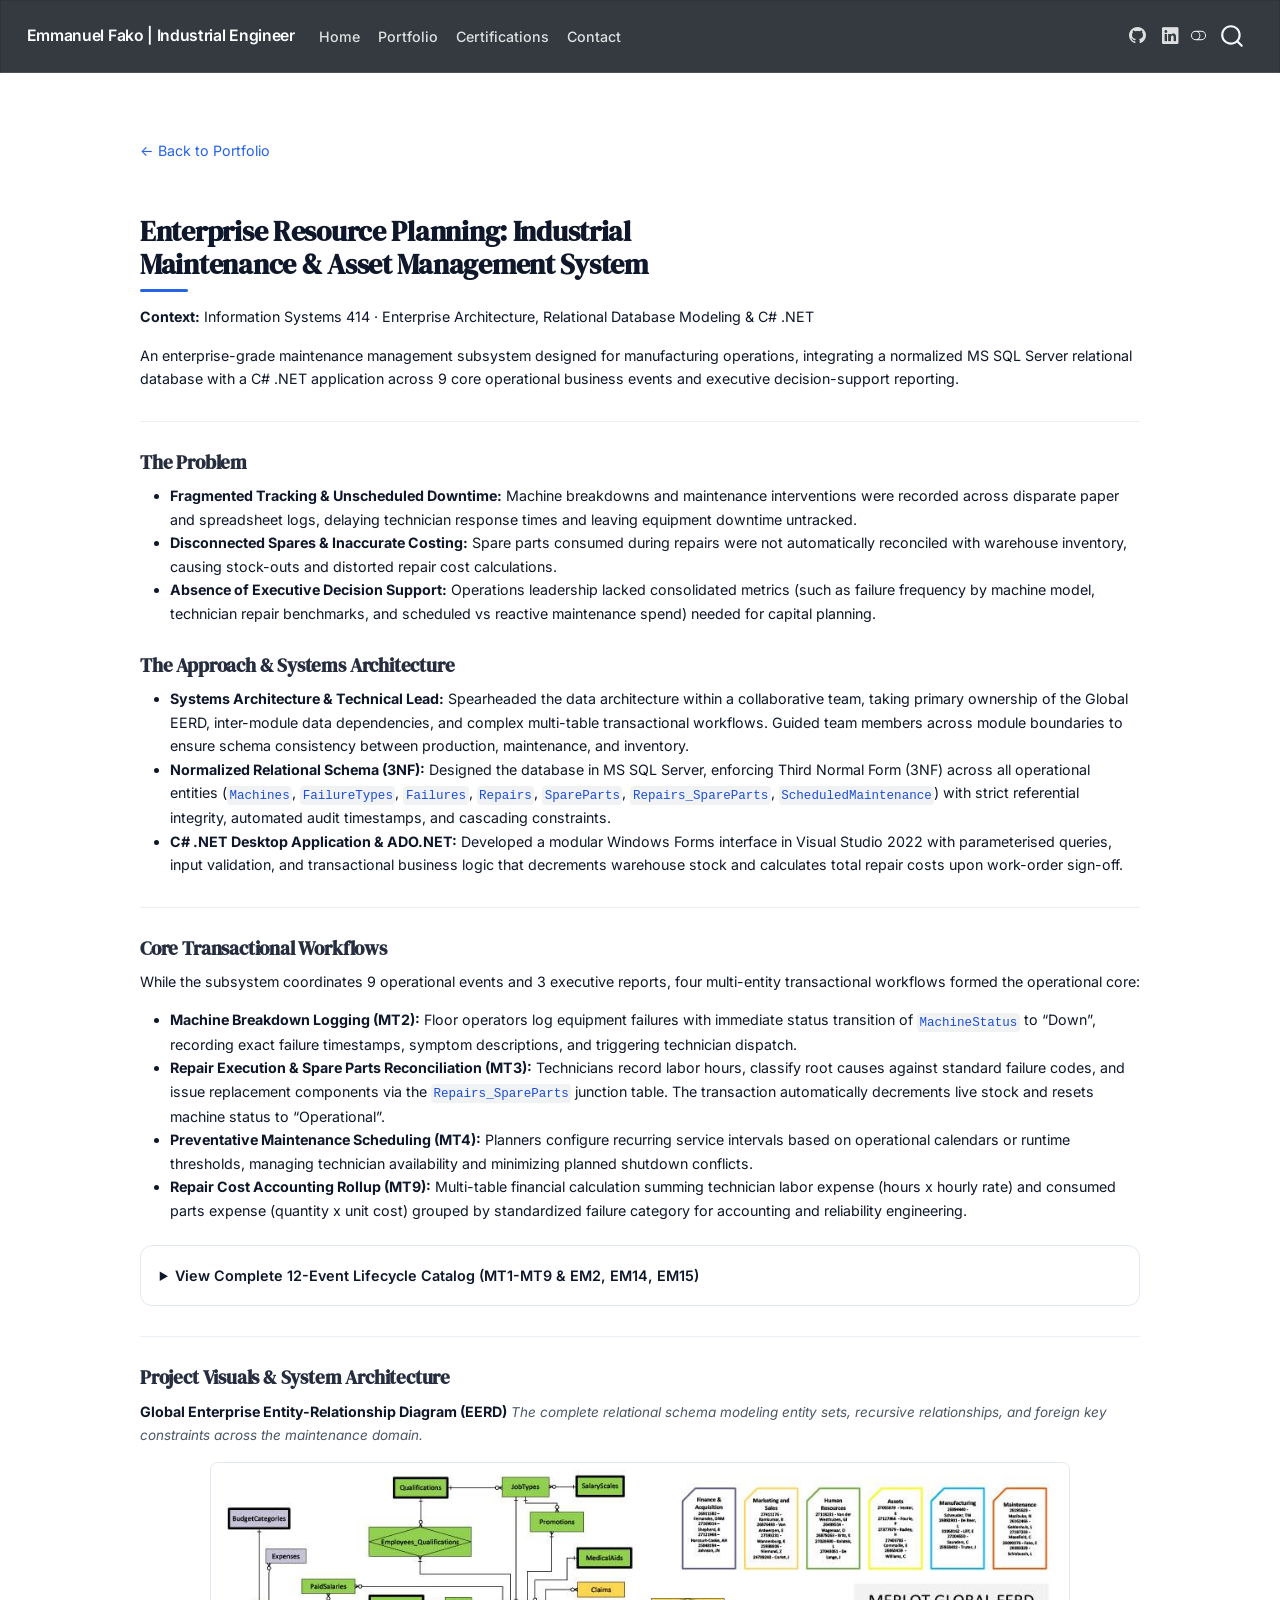
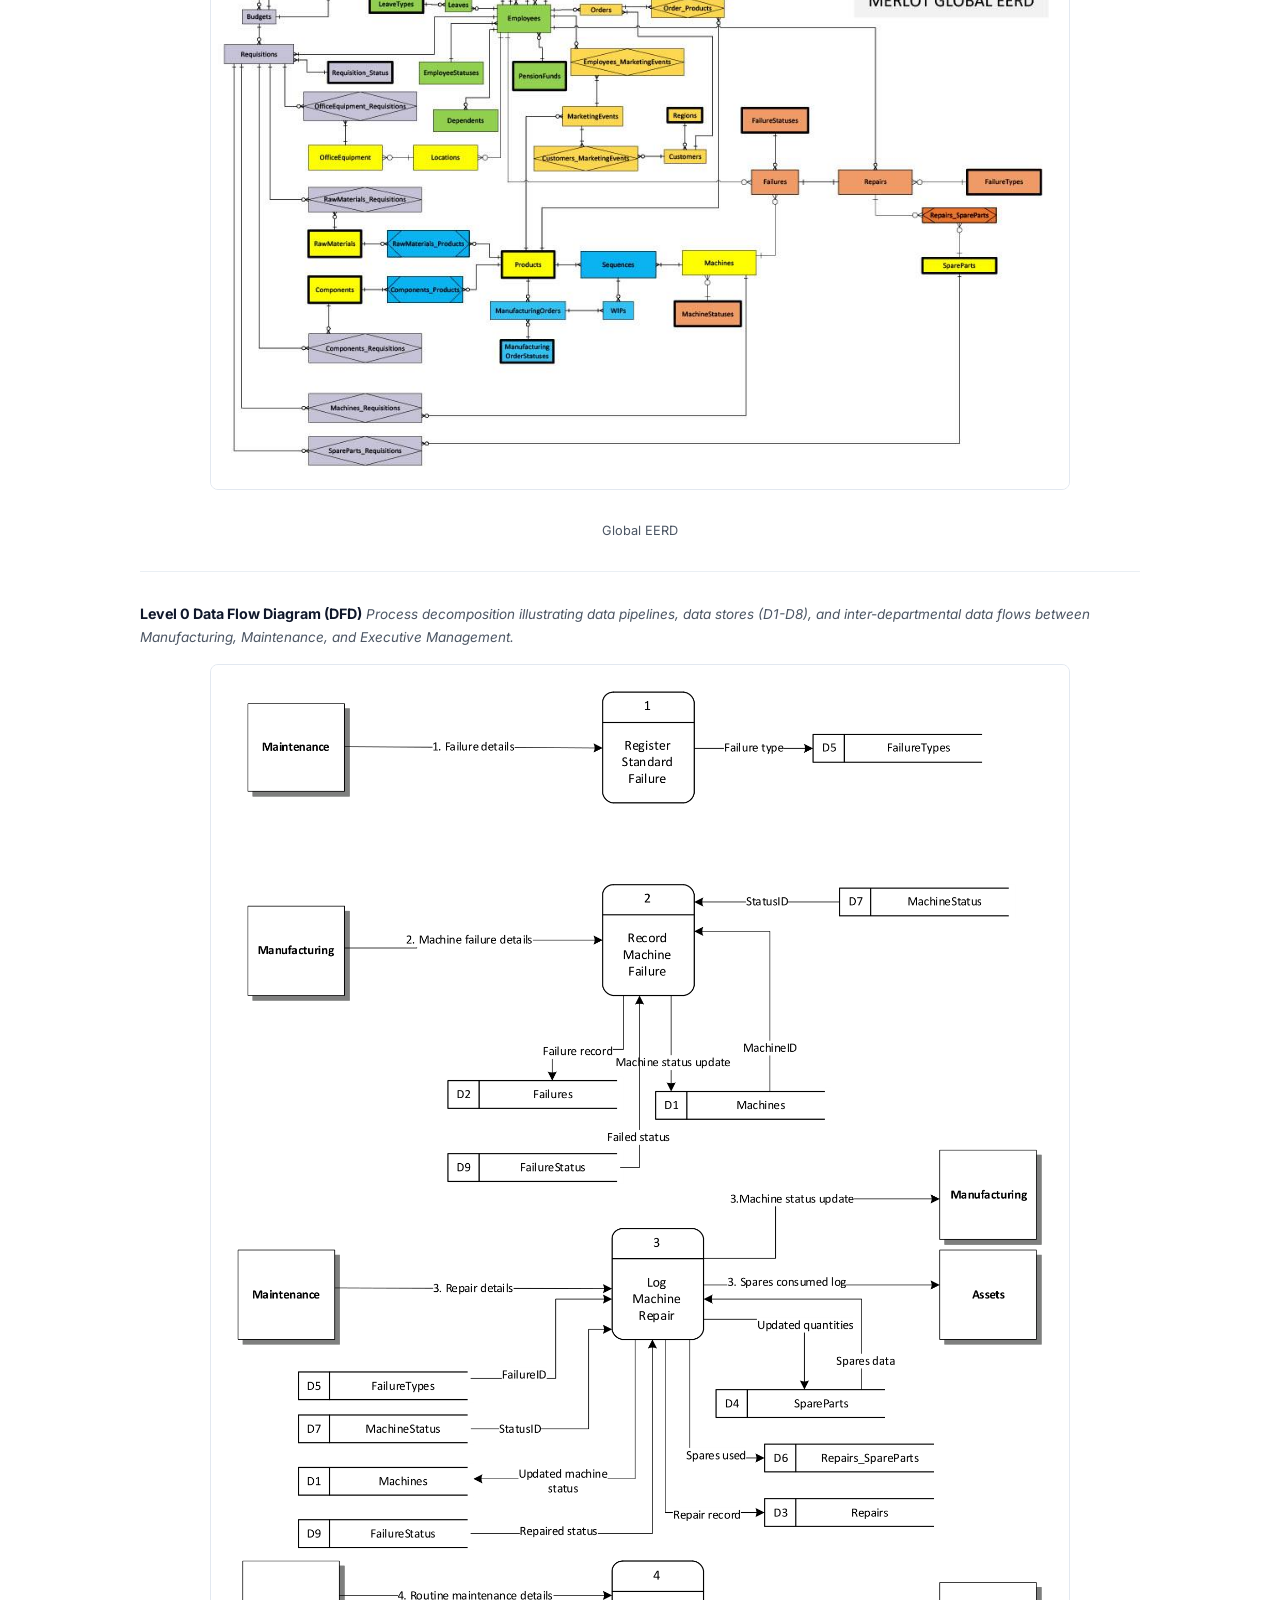
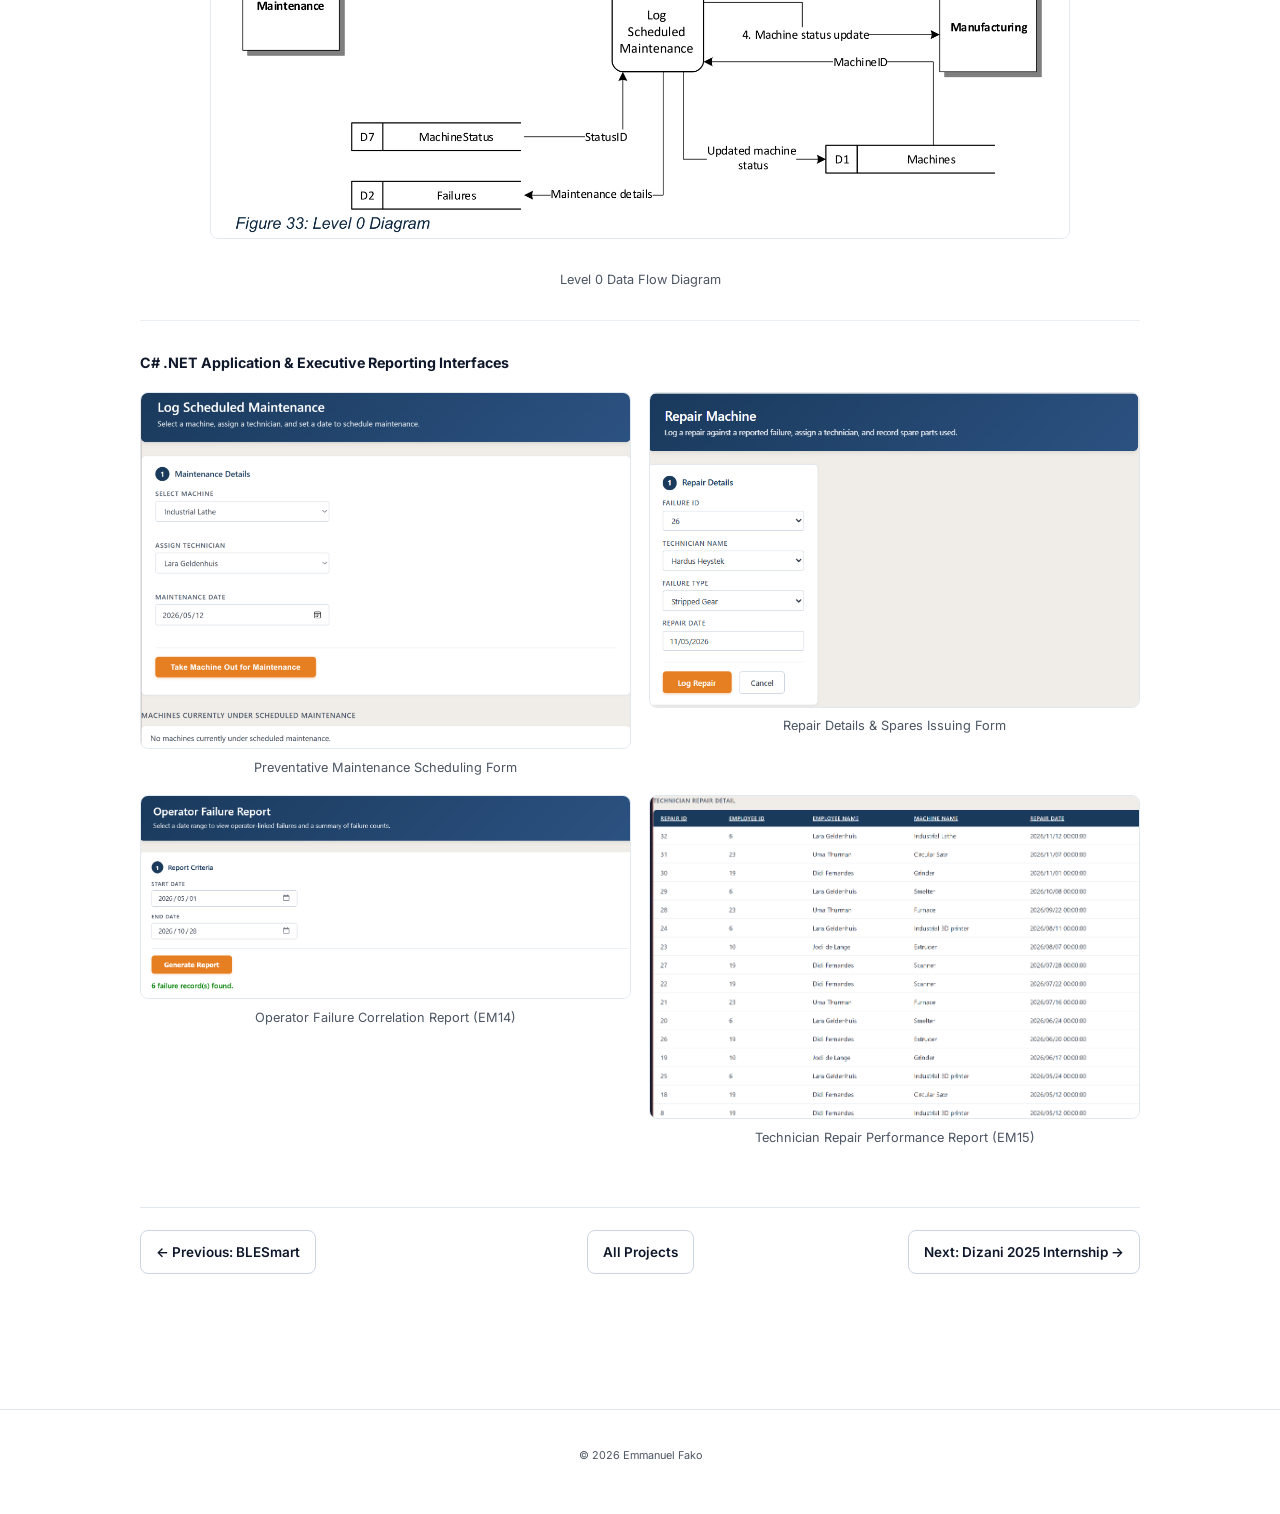
<file: projects/maintenance-erp.html>
<!DOCTYPE html>
<html xmlns="http://www.w3.org/1999/xhtml" lang="en" xml:lang="en"><head>

<meta charset="utf-8">
<meta name="generator" content="quarto-1.9.38">

<meta name="viewport" content="width=device-width, initial-scale=1.0, user-scalable=yes">


<title>Enterprise Resource Planning: Industrial Maintenance &amp; Asset Management System | Emmanuel Fako – Emmanuel Fako | Industrial Engineer</title>
<style>
/* Default styles provided by pandoc.
** See https://pandoc.org/MANUAL.html#variables-for-html for config info.
*/
code{white-space: pre-wrap;}
span.smallcaps{font-variant: small-caps;}
div.columns{display: flex; gap: min(4vw, 1.5em);}
div.column{flex: auto; overflow-x: auto;}
div.hanging-indent{margin-left: 1.5em; text-indent: -1.5em;}
ul.task-list{list-style: none;}
ul.task-list li input[type="checkbox"] {
  width: 0.8em;
  margin: 0 0.8em 0.2em -1em; /* quarto-specific, see https://github.com/quarto-dev/quarto-cli/issues/4556 */ 
  vertical-align: middle;
}
</style>


<script src="../site_libs/quarto-nav/quarto-nav.js"></script>
<script src="../site_libs/quarto-nav/headroom.min.js"></script>
<script src="../site_libs/clipboard/clipboard.min.js"></script>
<script src="../site_libs/quarto-search/autocomplete.umd.js"></script>
<script src="../site_libs/quarto-search/fuse.min.js"></script>
<script src="../site_libs/quarto-search/quarto-search.js"></script>
<meta name="quarto:offset" content="../">
<link href="..//images/icon.png" rel="icon" type="image/png">
<script src="../site_libs/quarto-html/quarto.js" type="module"></script>
<script src="../site_libs/quarto-html/tabsets/tabsets.js" type="module"></script>
<script src="../site_libs/quarto-html/popper.min.js"></script>
<script src="../site_libs/quarto-html/tippy.umd.min.js"></script>
<script src="../site_libs/quarto-html/anchor.min.js"></script>
<link href="../site_libs/quarto-html/tippy.css" rel="stylesheet">
<link href="../site_libs/quarto-html/quarto-syntax-highlighting-15634bcf2e68342d4ad2dfa704d543f6.css" rel="stylesheet" class="quarto-color-scheme" id="quarto-text-highlighting-styles">
<link href="../site_libs/quarto-html/quarto-syntax-highlighting-dark-0a6b7249c26820e032cb0bd839ff02b1.css" rel="stylesheet" class="quarto-color-scheme quarto-color-alternate" id="quarto-text-highlighting-styles">
<link href="../site_libs/quarto-html/quarto-syntax-highlighting-15634bcf2e68342d4ad2dfa704d543f6.css" rel="stylesheet" class="quarto-color-scheme-extra" id="quarto-text-highlighting-styles">
<script src="../site_libs/bootstrap/bootstrap.min.js"></script>
<link href="../site_libs/bootstrap/bootstrap-icons.css" rel="stylesheet">
<link href="../site_libs/bootstrap/bootstrap-34383ab407711c9051ff0c8b9a65adc8.min.css" rel="stylesheet" append-hash="true" class="quarto-color-scheme" id="quarto-bootstrap" data-mode="light">
<link href="../site_libs/bootstrap/bootstrap-dark-dfa25673fad92089dabd8dce756b1c84.min.css" rel="stylesheet" append-hash="true" class="quarto-color-scheme quarto-color-alternate" id="quarto-bootstrap" data-mode="dark">
<link href="../site_libs/bootstrap/bootstrap-34383ab407711c9051ff0c8b9a65adc8.min.css" rel="stylesheet" append-hash="true" class="quarto-color-scheme-extra" id="quarto-bootstrap" data-mode="light">
<script src="../site_libs/quarto-contrib/glightbox/glightbox.min.js"></script>
<link href="../site_libs/quarto-contrib/glightbox/glightbox.min.css" rel="stylesheet">
<link href="../site_libs/quarto-contrib/glightbox/lightbox.css" rel="stylesheet">
<script id="quarto-search-options" type="application/json">{
  "location": "navbar",
  "copy-button": false,
  "collapse-after": 3,
  "panel-placement": "end",
  "type": "overlay",
  "limit": 50,
  "keyboard-shortcut": [
    "f",
    "/",
    "s"
  ],
  "show-item-context": false,
  "language": {
    "search-no-results-text": "No results",
    "search-matching-documents-text": "matching documents",
    "search-copy-link-title": "Copy link to search",
    "search-hide-matches-text": "Hide additional matches",
    "search-more-match-text": "more match in this document",
    "search-more-matches-text": "more matches in this document",
    "search-clear-button-title": "Clear",
    "search-text-placeholder": "",
    "search-detached-cancel-button-title": "Cancel",
    "search-submit-button-title": "Submit",
    "search-label": "Search"
  }
}</script>
<style>html{ scroll-behavior: smooth; }</style>


<link rel="stylesheet" href="../styles.css">
</head>

<body class="nav-fixed quarto-light"><script id="quarto-html-before-body" type="application/javascript">
    const toggleBodyColorMode = (bsSheetEl) => {
      const mode = bsSheetEl.getAttribute("data-mode");
      const bodyEl = window.document.querySelector("body");
      if (mode === "dark") {
        bodyEl.classList.add("quarto-dark");
        bodyEl.classList.remove("quarto-light");
      } else {
        bodyEl.classList.add("quarto-light");
        bodyEl.classList.remove("quarto-dark");
      }
    }
    const toggleBodyColorPrimary = () => {
      const bsSheetEl = window.document.querySelector("link#quarto-bootstrap:not([rel=disabled-stylesheet])");
      if (bsSheetEl) {
        toggleBodyColorMode(bsSheetEl);
      }
    }
    const setColorSchemeToggle = (alternate) => {
      const toggles = window.document.querySelectorAll('.quarto-color-scheme-toggle');
      for (let i=0; i < toggles.length; i++) {
        const toggle = toggles[i];
        if (toggle) {
          if (alternate) {
            toggle.classList.add("alternate");
          } else {
            toggle.classList.remove("alternate");
          }
        }
      }
    };
    const toggleColorMode = (alternate) => {
      // Switch the stylesheets
      const primaryStylesheets = window.document.querySelectorAll('link.quarto-color-scheme:not(.quarto-color-alternate)');
      const alternateStylesheets = window.document.querySelectorAll('link.quarto-color-scheme.quarto-color-alternate');
      manageTransitions('#quarto-margin-sidebar .nav-link', false);
      if (alternate) {
        // note: dark is layered on light, we don't disable primary!
        enableStylesheet(alternateStylesheets);
        for (const sheetNode of alternateStylesheets) {
          if (sheetNode.id === "quarto-bootstrap") {
            toggleBodyColorMode(sheetNode);
          }
        }
      } else {
        disableStylesheet(alternateStylesheets);
        enableStylesheet(primaryStylesheets)
        toggleBodyColorPrimary();
      }
      manageTransitions('#quarto-margin-sidebar .nav-link', true);
      // Switch the toggles
      setColorSchemeToggle(alternate)
      // Hack to workaround the fact that safari doesn't
      // properly recolor the scrollbar when toggling (#1455)
      if (navigator.userAgent.indexOf('Safari') > 0 && navigator.userAgent.indexOf('Chrome') == -1) {
        manageTransitions("body", false);
        window.scrollTo(0, 1);
        setTimeout(() => {
          window.scrollTo(0, 0);
          manageTransitions("body", true);
        }, 40);
      }
    }
    const disableStylesheet = (stylesheets) => {
      for (let i=0; i < stylesheets.length; i++) {
        const stylesheet = stylesheets[i];
        stylesheet.rel = 'disabled-stylesheet';
      }
    }
    const enableStylesheet = (stylesheets) => {
      for (let i=0; i < stylesheets.length; i++) {
        const stylesheet = stylesheets[i];
        if(stylesheet.rel !== 'stylesheet') { // for Chrome, which will still FOUC without this check
          stylesheet.rel = 'stylesheet';
        }
      }
    }
    const manageTransitions = (selector, allowTransitions) => {
      const els = window.document.querySelectorAll(selector);
      for (let i=0; i < els.length; i++) {
        const el = els[i];
        if (allowTransitions) {
          el.classList.remove('notransition');
        } else {
          el.classList.add('notransition');
        }
      }
    }
    const isFileUrl = () => {
      return window.location.protocol === 'file:';
    }
    const hasAlternateSentinel = () => {
      let styleSentinel = getColorSchemeSentinel();
      if (styleSentinel !== null) {
        return styleSentinel === "alternate";
      } else {
        return false;
      }
    }
    const setStyleSentinel = (alternate) => {
      const value = alternate ? "alternate" : "default";
      if (!isFileUrl()) {
        window.localStorage.setItem("quarto-color-scheme", value);
      } else {
        localAlternateSentinel = value;
      }
    }
    const getColorSchemeSentinel = () => {
      if (!isFileUrl()) {
        const storageValue = window.localStorage.getItem("quarto-color-scheme");
        return storageValue != null ? storageValue : localAlternateSentinel;
      } else {
        return localAlternateSentinel;
      }
    }
    const toggleGiscusIfUsed = (isAlternate, darkModeDefault) => {
      const baseTheme = document.querySelector('#giscus-base-theme')?.value ?? 'light';
      const alternateTheme = document.querySelector('#giscus-alt-theme')?.value ?? 'dark';
      let newTheme = '';
      if(authorPrefersDark) {
        newTheme = isAlternate ? baseTheme : alternateTheme;
      } else {
        newTheme = isAlternate ? alternateTheme : baseTheme;
      }
      const changeGiscusTheme = () => {
        // From: https://github.com/giscus/giscus/issues/336
        const sendMessage = (message) => {
          const iframe = document.querySelector('iframe.giscus-frame');
          if (!iframe) return;
          iframe.contentWindow.postMessage({ giscus: message }, 'https://giscus.app');
        }
        sendMessage({
          setConfig: {
            theme: newTheme
          }
        });
      }
      const isGiscussLoaded = window.document.querySelector('iframe.giscus-frame') !== null;
      if (isGiscussLoaded) {
        changeGiscusTheme();
      }
    };
    const authorPrefersDark = false;
    const darkModeDefault = authorPrefersDark;
      document.querySelector('link#quarto-text-highlighting-styles.quarto-color-scheme-extra').rel = 'disabled-stylesheet';
      document.querySelector('link#quarto-bootstrap.quarto-color-scheme-extra').rel = 'disabled-stylesheet';
    let localAlternateSentinel = darkModeDefault ? 'alternate' : 'default';
    // Dark / light mode switch
    window.quartoToggleColorScheme = () => {
      // Read the current dark / light value
      let toAlternate = !hasAlternateSentinel();
      toggleColorMode(toAlternate);
      setStyleSentinel(toAlternate);
      toggleGiscusIfUsed(toAlternate, darkModeDefault);
      window.dispatchEvent(new Event('resize'));
    };
    // Switch to dark mode if need be
    if (hasAlternateSentinel()) {
      toggleColorMode(true);
    } else {
      toggleColorMode(false);
    }
  </script>

<div id="quarto-search-results"></div>
  <header id="quarto-header" class="headroom fixed-top">
    <nav class="navbar navbar-expand-lg " data-bs-theme="dark">
      <div class="navbar-container container-fluid">
      <div class="navbar-brand-container mx-auto">
    <a class="navbar-brand" href="../index.html">
    <span class="navbar-title">Emmanuel Fako | Industrial Engineer</span>
    </a>
  </div>
            <div id="quarto-search" class="" title="Search"></div>
          <button class="navbar-toggler" type="button" data-bs-toggle="collapse" data-bs-target="#navbarCollapse" aria-controls="navbarCollapse" role="menu" aria-expanded="false" aria-label="Toggle navigation" onclick="if (window.quartoToggleHeadroom) { window.quartoToggleHeadroom(); }">
  <span class="navbar-toggler-icon"></span>
</button>
          <div class="collapse navbar-collapse" id="navbarCollapse">
            <ul class="navbar-nav navbar-nav-scroll me-auto">
  <li class="nav-item">
    <a class="nav-link" href="../index.html"> 
<span class="menu-text">Home</span></a>
  </li>  
  <li class="nav-item">
    <a class="nav-link" href="../portfolio.html"> 
<span class="menu-text">Portfolio</span></a>
  </li>  
  <li class="nav-item">
    <a class="nav-link" href="../certifications.html"> 
<span class="menu-text">Certifications</span></a>
  </li>  
  <li class="nav-item">
    <a class="nav-link" href="../contact.html"> 
<span class="menu-text">Contact</span></a>
  </li>  
</ul>
            <ul class="navbar-nav navbar-nav-scroll ms-auto">
  <li class="nav-item compact">
    <a class="nav-link" href="https://github.com/Eman-tron"> <i class="bi bi-github" role="img" aria-label="GitHub">
</i> 
<span class="menu-text"></span></a>
  </li>  
  <li class="nav-item compact">
    <a class="nav-link" href="https://linkedin.com/in/emmanuel-fako-773180364"> <i class="bi bi-linkedin" role="img" aria-label="LinkedIn">
</i> 
<span class="menu-text"></span></a>
  </li>  
</ul>
          </div> <!-- /navcollapse -->
            <div class="quarto-navbar-tools">
  <a href="" class="quarto-color-scheme-toggle quarto-navigation-tool  px-1" onclick="window.quartoToggleColorScheme(); return false;" title="Toggle dark mode"><i class="bi"></i></a>
</div>
      </div> <!-- /container-fluid -->
    </nav>
</header>
<!-- content -->
<div id="quarto-content" class="quarto-container page-columns page-rows-contents page-layout-full page-navbar">
<!-- sidebar -->
<!-- margin-sidebar -->
    
<!-- main -->
<main class="content column-page" id="quarto-document-content"><header id="title-block-header" class="quarto-title-block"></header>





<section>
<p><a href="../portfolio.html">← Back to Portfolio</a></p>
<section id="enterprise-resource-planning-industrial-maintenance-asset-management-system" class="level1 section-title">
<h1 class="section-title">Enterprise Resource Planning: Industrial Maintenance &amp; Asset Management System</h1>
<p><strong>Context:</strong> Information Systems 414 · Enterprise Architecture, Relational Database Modeling &amp; C# .NET</p>
<p>An enterprise-grade maintenance management subsystem designed for manufacturing operations, integrating a normalized MS SQL Server relational database with a C# .NET application across 9 core operational business events and executive decision-support reporting.</p>
<hr>
<section id="the-problem" class="level3">
<h3 class="anchored" data-anchor-id="the-problem">The Problem</h3>
<ul>
<li><strong>Fragmented Tracking &amp; Unscheduled Downtime:</strong> Machine breakdowns and maintenance interventions were recorded across disparate paper and spreadsheet logs, delaying technician response times and leaving equipment downtime untracked.</li>
<li><strong>Disconnected Spares &amp; Inaccurate Costing:</strong> Spare parts consumed during repairs were not automatically reconciled with warehouse inventory, causing stock-outs and distorted repair cost calculations.</li>
<li><strong>Absence of Executive Decision Support:</strong> Operations leadership lacked consolidated metrics (such as failure frequency by machine model, technician repair benchmarks, and scheduled vs reactive maintenance spend) needed for capital planning.</li>
</ul>
</section>
<section id="the-approach-systems-architecture" class="level3">
<h3 class="anchored" data-anchor-id="the-approach-systems-architecture">The Approach &amp; Systems Architecture</h3>
<ul>
<li><strong>Systems Architecture &amp; Technical Lead:</strong> Spearheaded the data architecture within a collaborative team, taking primary ownership of the Global EERD, inter-module data dependencies, and complex multi-table transactional workflows. Guided team members across module boundaries to ensure schema consistency between production, maintenance, and inventory.</li>
<li><strong>Normalized Relational Schema (3NF):</strong> Designed the database in MS SQL Server, enforcing Third Normal Form (3NF) across all operational entities (<code>Machines</code>, <code>FailureTypes</code>, <code>Failures</code>, <code>Repairs</code>, <code>SpareParts</code>, <code>Repairs_SpareParts</code>, <code>ScheduledMaintenance</code>) with strict referential integrity, automated audit timestamps, and cascading constraints.</li>
<li><strong>C# .NET Desktop Application &amp; ADO.NET:</strong> Developed a modular Windows Forms interface in Visual Studio 2022 with parameterised queries, input validation, and transactional business logic that decrements warehouse stock and calculates total repair costs upon work-order sign-off.</li>
</ul>
<hr>
</section>
<section id="core-transactional-workflows" class="level3">
<h3 class="anchored" data-anchor-id="core-transactional-workflows">Core Transactional Workflows</h3>
<p>While the subsystem coordinates 9 operational events and 3 executive reports, four multi-entity transactional workflows formed the operational core:</p>
<ul>
<li><strong>Machine Breakdown Logging (MT2):</strong> Floor operators log equipment failures with immediate status transition of <code>MachineStatus</code> to “Down”, recording exact failure timestamps, symptom descriptions, and triggering technician dispatch.</li>
<li><strong>Repair Execution &amp; Spare Parts Reconciliation (MT3):</strong> Technicians record labor hours, classify root causes against standard failure codes, and issue replacement components via the <code>Repairs_SpareParts</code> junction table. The transaction automatically decrements live stock and resets machine status to “Operational”.</li>
<li><strong>Preventative Maintenance Scheduling (MT4):</strong> Planners configure recurring service intervals based on operational calendars or runtime thresholds, managing technician availability and minimizing planned shutdown conflicts.</li>
<li><strong>Repair Cost Accounting Rollup (MT9):</strong> Multi-table financial calculation summing technician labor expense (hours x hourly rate) and consumed parts expense (quantity x unit cost) grouped by standardized failure category for accounting and reliability engineering.</li>
</ul>
<details class="case-details">
  <summary>
    View Complete 12-Event Lifecycle Catalog (MT1-MT9 &amp; EM2, EM14, EM15)
  </summary>
  <div class="case-table-wrap">
    
<table class="case-table caption-top table">
<thead>
<tr class="header">
<th data-quarto-table-cell-role="th">Code</th>
<th data-quarto-table-cell-role="th">Event Name</th>
<th data-quarto-table-cell-role="th">Operational Trigger</th>
<th data-quarto-table-cell-role="th">Key Tables</th>
<th data-quarto-table-cell-role="th">Business Logic</th>
</tr>
</thead>
<tbody>
<tr class="odd">
<td>MT1</td>
<td>Register Failure Type</td>
<td>Engineering defines failure code</td>
<td><code>FailureTypes</code></td>
<td>Enforces unique error codes and records expected repair benchmarks.</td>
</tr>
<tr class="even">
<td>MT2</td>
<td>Record Machine Failure</td>
<td>Floor operator logs breakdown</td>
<td><code>Failures</code>, <code>Machines</code></td>
<td>Sets machine status to "Down" and alerts maintenance dispatch.</td>
</tr>
<tr class="odd">
<td>MT3</td>
<td>Perform Machine Repair</td>
<td>Technician completes work order</td>
<td><code>Repairs</code>, <code>Repairs_SpareParts</code></td>
<td>Allocates spares, decrements inventory, and resets status to "Operational".</td>
</tr>
<tr class="even">
<td>MT4</td>
<td>Schedule Maintenance</td>
<td>Planner sets calendar service</td>
<td><code>ScheduledMaintenance</code></td>
<td>Validates shift availability and assigns qualified technicians.</td>
</tr>
<tr class="odd">
<td>MT5</td>
<td>Add New Spares Item</td>
<td>Procurement enters new part</td>
<td><code>SpareParts</code></td>
<td>Initializes reorder thresholds and opening unit purchase cost.</td>
</tr>
<tr class="even">
<td>MT6</td>
<td>Reconcile Spare Stock</td>
<td>Stocktake count adjustment</td>
<td><code>SpareParts</code></td>
<td>Adjusts physical stock on hand and flags threshold breaches.</td>
</tr>
<tr class="odd">
<td>MT7</td>
<td>Update Spare Unit Price</td>
<td>Supplier updates component pricing</td>
<td><code>SpareParts</code>, <code>Audit</code></td>
<td>Logs effective price dates while preserving historical work-order costs.</td>
</tr>
<tr class="even">
<td>MT8</td>
<td>Standard Failure Frequency</td>
<td>Reliability engineer queries trends</td>
<td><code>Failures</code>, <code>FailureTypes</code></td>
<td>Aggregates breakdown occurrences across selectable date windows.</td>
</tr>
<tr class="odd">
<td>MT9</td>
<td>Repair Cost Calculation</td>
<td>Accountant requests cost rollup</td>
<td><code>Repairs</code>, <code>SpareParts</code></td>
<td>Rolls up labor and parts cost by failure code.</td>
</tr>
<tr class="even">
<td>EM2</td>
<td>Periodic Maintenance Cost</td>
<td>Executive quarterly cost review</td>
<td><code>Repairs</code>, <code>ScheduledMaint</code></td>
<td>Compares preventative investments vs reactive repair spend against budgets.</td>
</tr>
<tr class="odd">
<td>EM14</td>
<td>Operator Failure Correlation</td>
<td>Operations reviews training needs</td>
<td><code>Failures</code>, <code>Employees</code></td>
<td>Cross-references breakdown timestamps with operator shift logs.</td>
</tr>
<tr class="even">
<td>EM15</td>
<td>Technician Repair Audit</td>
<td>Maintenance manager reviews crew</td>
<td><code>Repairs</code>, <code>Employees</code></td>
<td>Tracks actual repair durations against standard benchmark minutes.</td>
</tr>
</tbody>
</table>

  </div>
</details>
<hr>
</section>
<section id="project-visuals-system-architecture" class="level3">
<h3 class="anchored" data-anchor-id="project-visuals-system-architecture">Project Visuals &amp; System Architecture</h3>
<p><strong>Global Enterprise Entity-Relationship Diagram (EERD)</strong> <em>The complete relational schema modeling entity sets, recursive relationships, and foreign key constraints across the maintenance domain.</em></p>
<div class="quarto-figure quarto-figure-center">
<figure class="figure">
<p><a href="../images/erp_eerd.png" class="lightbox" data-gallery="quarto-lightbox-gallery-1" title="Global EERD"><img src="../images/erp_eerd.png" class="img-fluid figure-img" alt="Global EERD"></a></p>
<figcaption>Global EERD</figcaption>
</figure>
</div>
<hr>
<p><strong>Level 0 Data Flow Diagram (DFD)</strong> <em>Process decomposition illustrating data pipelines, data stores (D1-D8), and inter-departmental data flows between Manufacturing, Maintenance, and Executive Management.</em></p>
<div class="quarto-figure quarto-figure-center">
<figure class="figure">
<p><a href="../images/erp_dfd_level0_clean.png" class="lightbox" data-gallery="quarto-lightbox-gallery-2" title="Level 0 Data Flow Diagram"><img src="../images/erp_dfd_level0_clean.png" class="img-fluid figure-img" alt="Level 0 Data Flow Diagram"></a></p>
<figcaption>Level 0 Data Flow Diagram</figcaption>
</figure>
</div>
<hr>
<p><strong>C# .NET Application &amp; Executive Reporting Interfaces</strong></p>
<div class="quarto-layout-panel" data-layout-ncol="2">
<div class="quarto-layout-row">
<div class="quarto-layout-cell" style="flex-basis: 50.0%;justify-content: flex-start;">
<div class="quarto-figure quarto-figure-center">
<figure class="figure">
<p><a href="../images/erp_scheduled_maintenance_form.png" class="lightbox" data-gallery="quarto-lightbox-gallery-3" title="Preventative Maintenance Scheduling Form"><img src="../images/erp_scheduled_maintenance_form.png" class="img-fluid figure-img" alt="Preventative Maintenance Scheduling Form"></a></p>
<figcaption>Preventative Maintenance Scheduling Form</figcaption>
</figure>
</div>
</div>
<div class="quarto-layout-cell" style="flex-basis: 50.0%;justify-content: flex-start;">
<div class="quarto-figure quarto-figure-center">
<figure class="figure">
<p><a href="../images/erp_repair_details_form.png" class="lightbox" data-gallery="quarto-lightbox-gallery-4" title="Repair Details &amp; Spares Issuing Form"><img src="../images/erp_repair_details_form.png" class="img-fluid figure-img" alt="Repair Details &amp; Spares Issuing Form"></a></p>
<figcaption>Repair Details &amp; Spares Issuing Form</figcaption>
</figure>
</div>
</div>
</div>
<div class="quarto-layout-row">
<div class="quarto-layout-cell" style="flex-basis: 50.0%;justify-content: flex-start;">
<div class="quarto-figure quarto-figure-center">
<figure class="figure">
<p><a href="../images/erp_operator_report.png" class="lightbox" data-gallery="quarto-lightbox-gallery-5" title="Operator Failure Correlation Report (EM14)"><img src="../images/erp_operator_report.png" class="img-fluid figure-img" alt="Operator Failure Correlation Report (EM14)"></a></p>
<figcaption>Operator Failure Correlation Report (EM14)</figcaption>
</figure>
</div>
</div>
<div class="quarto-layout-cell" style="flex-basis: 50.0%;justify-content: flex-start;">
<div class="quarto-figure quarto-figure-center">
<figure class="figure">
<p><a href="../images/erp_technician_detail.png" class="lightbox" data-gallery="quarto-lightbox-gallery-6" title="Technician Repair Performance Report (EM15)"><img src="../images/erp_technician_detail.png" class="img-fluid figure-img" alt="Technician Repair Performance Report (EM15)"></a></p>
<figcaption>Technician Repair Performance Report (EM15)</figcaption>
</figure>
</div>
</div>
</div>
</div>
<div class="case-nav">
<div class="case-nav-prev">
<p><a href="../projects/blesmart.html">← Previous: BLESmart</a></p>
</div>
<div class="case-nav-index">
<p><a href="../portfolio.html">All Projects</a></p>
</div>
<div class="case-nav-next">
<p><a href="../projects/dizani-2025.html">Next: Dizani 2025 Internship →</a></p>
</div>
</div>
</section>
</section>
</section>



</main> <!-- /main -->
<script id="quarto-html-after-body" type="application/javascript">
  window.document.addEventListener("DOMContentLoaded", function (event) {
    // Ensure there is a toggle, if there isn't float one in the top right
    if (window.document.querySelector('.quarto-color-scheme-toggle') === null) {
      const a = window.document.createElement('a');
      a.classList.add('top-right');
      a.classList.add('quarto-color-scheme-toggle');
      a.href = "";
      a.onclick = function() { try { window.quartoToggleColorScheme(); } catch {} return false; };
      const i = window.document.createElement("i");
      i.classList.add('bi');
      a.appendChild(i);
      window.document.body.appendChild(a);
    }
    setColorSchemeToggle(hasAlternateSentinel())
    const icon = "";
    const anchorJS = new window.AnchorJS();
    anchorJS.options = {
      placement: 'right',
      icon: icon
    };
    anchorJS.add('.anchored');
    const isCodeAnnotation = (el) => {
      for (const clz of el.classList) {
        if (clz.startsWith('code-annotation-')) {                     
          return true;
        }
      }
      return false;
    }
    const onCopySuccess = function(e) {
      // button target
      const button = e.trigger;
      // don't keep focus
      button.blur();
      // flash "checked"
      button.classList.add('code-copy-button-checked');
      var currentTitle = button.getAttribute("title");
      button.setAttribute("title", "Copied!");
      let tooltip;
      if (window.bootstrap) {
        button.setAttribute("data-bs-toggle", "tooltip");
        button.setAttribute("data-bs-placement", "left");
        button.setAttribute("data-bs-title", "Copied!");
        tooltip = new bootstrap.Tooltip(button, 
          { trigger: "manual", 
            customClass: "code-copy-button-tooltip",
            offset: [0, -8]});
        tooltip.show();    
      }
      setTimeout(function() {
        if (tooltip) {
          tooltip.hide();
          button.removeAttribute("data-bs-title");
          button.removeAttribute("data-bs-toggle");
          button.removeAttribute("data-bs-placement");
        }
        button.setAttribute("title", currentTitle);
        button.classList.remove('code-copy-button-checked');
      }, 1000);
      // clear code selection
      e.clearSelection();
    }
    const getTextToCopy = function(trigger) {
      const outerScaffold = trigger.parentElement.cloneNode(true);
      const codeEl = outerScaffold.querySelector('code');
      for (const childEl of codeEl.children) {
        if (isCodeAnnotation(childEl)) {
          childEl.remove();
        }
      }
      return codeEl.innerText;
    }
    const clipboard = new window.ClipboardJS('.code-copy-button:not([data-in-quarto-modal])', {
      text: getTextToCopy
    });
    clipboard.on('success', onCopySuccess);
    if (window.document.getElementById('quarto-embedded-source-code-modal')) {
      const clipboardModal = new window.ClipboardJS('.code-copy-button[data-in-quarto-modal]', {
        text: getTextToCopy,
        container: window.document.getElementById('quarto-embedded-source-code-modal')
      });
      clipboardModal.on('success', onCopySuccess);
    }
      var localhostRegex = new RegExp(/^(?:http|https):\/\/localhost\:?[0-9]*\//);
      var mailtoRegex = new RegExp(/^mailto:/);
        var filterRegex = new RegExp("^(?:http:|https:)\/\/(?:eman-tron\.github\.io|Eman-tron\.github\.io|localhost|127\.0\.0\.1)");
      var isInternal = (href) => {
          return filterRegex.test(href) || localhostRegex.test(href) || mailtoRegex.test(href);
      }
      // Inspect non-navigation links and adorn them if external
     var links = window.document.querySelectorAll('a[href]:not(.nav-link):not(.navbar-brand):not(.toc-action):not(.sidebar-link):not(.sidebar-item-toggle):not(.pagination-link):not(.no-external):not([aria-hidden]):not(.dropdown-item):not(.quarto-navigation-tool):not(.about-link)');
      for (var i=0; i<links.length; i++) {
        const link = links[i];
        if (!isInternal(link.href)) {
          // undo the damage that might have been done by quarto-nav.js in the case of
          // links that we want to consider external
          if (link.dataset.originalHref !== undefined) {
            link.href = link.dataset.originalHref;
          }
            // target, if specified
            link.setAttribute("target", "_blank");
            if (link.getAttribute("rel") === null) {
              link.setAttribute("rel", "noopener");
            }
        }
      }
    function tippyHover(el, contentFn, onTriggerFn, onUntriggerFn) {
      const config = {
        allowHTML: true,
        maxWidth: 500,
        delay: 100,
        arrow: false,
        appendTo: function(el) {
            return el.parentElement;
        },
        interactive: true,
        interactiveBorder: 10,
        theme: 'quarto',
        placement: 'bottom-start',
      };
      if (contentFn) {
        config.content = contentFn;
      }
      if (onTriggerFn) {
        config.onTrigger = onTriggerFn;
      }
      if (onUntriggerFn) {
        config.onUntrigger = onUntriggerFn;
      }
      window.tippy(el, config); 
    }
    const noterefs = window.document.querySelectorAll('a[role="doc-noteref"]');
    for (var i=0; i<noterefs.length; i++) {
      const ref = noterefs[i];
      tippyHover(ref, function() {
        // use id or data attribute instead here
        let href = ref.getAttribute('data-footnote-href') || ref.getAttribute('href');
        try { href = new URL(href).hash; } catch {}
        const id = href.replace(/^#\/?/, "");
        const note = window.document.getElementById(id);
        if (note) {
          return note.innerHTML;
        } else {
          return "";
        }
      });
    }
    const xrefs = window.document.querySelectorAll('a.quarto-xref');
    const processXRef = (id, note) => {
      // Strip column container classes
      const stripColumnClz = (el) => {
        el.classList.remove("page-full", "page-columns");
        if (el.children) {
          for (const child of el.children) {
            stripColumnClz(child);
          }
        }
      }
      stripColumnClz(note)
      if (id === null || id.startsWith('sec-')) {
        // Special case sections, only their first couple elements
        const container = document.createElement("div");
        if (note.children && note.children.length > 2) {
          container.appendChild(note.children[0].cloneNode(true));
          for (let i = 1; i < note.children.length; i++) {
            const child = note.children[i];
            if (child.tagName === "P" && child.innerText === "") {
              continue;
            } else {
              container.appendChild(child.cloneNode(true));
              break;
            }
          }
          if (window.Quarto?.typesetMath) {
            window.Quarto.typesetMath(container);
          }
          return container.innerHTML
        } else {
          if (window.Quarto?.typesetMath) {
            window.Quarto.typesetMath(note);
          }
          return note.innerHTML;
        }
      } else {
        // Remove any anchor links if they are present
        const anchorLink = note.querySelector('a.anchorjs-link');
        if (anchorLink) {
          anchorLink.remove();
        }
        if (window.Quarto?.typesetMath) {
          window.Quarto.typesetMath(note);
        }
        if (note.classList.contains("callout")) {
          return note.outerHTML;
        } else {
          return note.innerHTML;
        }
      }
    }
    for (var i=0; i<xrefs.length; i++) {
      const xref = xrefs[i];
      tippyHover(xref, undefined, function(instance) {
        instance.disable();
        let url = xref.getAttribute('href');
        let hash = undefined; 
        if (url.startsWith('#')) {
          hash = url;
        } else {
          try { hash = new URL(url).hash; } catch {}
        }
        if (hash) {
          const id = hash.replace(/^#\/?/, "");
          const note = window.document.getElementById(id);
          if (note !== null) {
            try {
              const html = processXRef(id, note.cloneNode(true));
              instance.setContent(html);
            } finally {
              instance.enable();
              instance.show();
            }
          } else {
            // See if we can fetch this
            fetch(url.split('#')[0])
            .then(res => res.text())
            .then(html => {
              const parser = new DOMParser();
              const htmlDoc = parser.parseFromString(html, "text/html");
              const note = htmlDoc.getElementById(id);
              if (note !== null) {
                const html = processXRef(id, note);
                instance.setContent(html);
              } 
            }).finally(() => {
              instance.enable();
              instance.show();
            });
          }
        } else {
          // See if we can fetch a full url (with no hash to target)
          // This is a special case and we should probably do some content thinning / targeting
          fetch(url)
          .then(res => res.text())
          .then(html => {
            const parser = new DOMParser();
            const htmlDoc = parser.parseFromString(html, "text/html");
            const note = htmlDoc.querySelector('main.content');
            if (note !== null) {
              // This should only happen for chapter cross references
              // (since there is no id in the URL)
              // remove the first header
              if (note.children.length > 0 && note.children[0].tagName === "HEADER") {
                note.children[0].remove();
              }
              const html = processXRef(null, note);
              instance.setContent(html);
            } 
          }).finally(() => {
            instance.enable();
            instance.show();
          });
        }
      }, function(instance) {
      });
    }
        let selectedAnnoteEl;
        const selectorForAnnotation = ( cell, annotation) => {
          let cellAttr = 'data-code-cell="' + cell + '"';
          let lineAttr = 'data-code-annotation="' +  annotation + '"';
          const selector = 'span[' + cellAttr + '][' + lineAttr + ']';
          return selector;
        }
        const selectCodeLines = (annoteEl) => {
          const doc = window.document;
          const targetCell = annoteEl.getAttribute("data-target-cell");
          const targetAnnotation = annoteEl.getAttribute("data-target-annotation");
          const annoteSpan = window.document.querySelector(selectorForAnnotation(targetCell, targetAnnotation));
          const lines = annoteSpan.getAttribute("data-code-lines").split(",");
          const lineIds = lines.map((line) => {
            return targetCell + "-" + line;
          })
          let top = null;
          let height = null;
          let parent = null;
          if (lineIds.length > 0) {
              //compute the position of the single el (top and bottom and make a div)
              const el = window.document.getElementById(lineIds[0]);
              top = el.offsetTop;
              height = el.offsetHeight;
              parent = el.parentElement.parentElement;
            if (lineIds.length > 1) {
              const lastEl = window.document.getElementById(lineIds[lineIds.length - 1]);
              const bottom = lastEl.offsetTop + lastEl.offsetHeight;
              height = bottom - top;
            }
            if (top !== null && height !== null && parent !== null) {
              // cook up a div (if necessary) and position it 
              let div = window.document.getElementById("code-annotation-line-highlight");
              if (div === null) {
                div = window.document.createElement("div");
                div.setAttribute("id", "code-annotation-line-highlight");
                div.style.position = 'absolute';
                parent.appendChild(div);
              }
              div.style.top = top - 2 + "px";
              div.style.height = height + 4 + "px";
              div.style.left = 0;
              let gutterDiv = window.document.getElementById("code-annotation-line-highlight-gutter");
              if (gutterDiv === null) {
                gutterDiv = window.document.createElement("div");
                gutterDiv.setAttribute("id", "code-annotation-line-highlight-gutter");
                gutterDiv.style.position = 'absolute';
                const codeCell = window.document.getElementById(targetCell);
                const gutter = codeCell.querySelector('.code-annotation-gutter');
                gutter.appendChild(gutterDiv);
              }
              gutterDiv.style.top = top - 2 + "px";
              gutterDiv.style.height = height + 4 + "px";
            }
            selectedAnnoteEl = annoteEl;
          }
        };
        const unselectCodeLines = () => {
          const elementsIds = ["code-annotation-line-highlight", "code-annotation-line-highlight-gutter"];
          elementsIds.forEach((elId) => {
            const div = window.document.getElementById(elId);
            if (div) {
              div.remove();
            }
          });
          selectedAnnoteEl = undefined;
        };
          // Handle positioning of the toggle
      window.addEventListener(
        "resize",
        throttle(() => {
          elRect = undefined;
          if (selectedAnnoteEl) {
            selectCodeLines(selectedAnnoteEl);
          }
        }, 10)
      );
      function throttle(fn, ms) {
      let throttle = false;
      let timer;
        return (...args) => {
          if(!throttle) { // first call gets through
              fn.apply(this, args);
              throttle = true;
          } else { // all the others get throttled
              if(timer) clearTimeout(timer); // cancel #2
              timer = setTimeout(() => {
                fn.apply(this, args);
                timer = throttle = false;
              }, ms);
          }
        };
      }
        // Attach click handler to the DT
        const annoteDls = window.document.querySelectorAll('dt[data-target-cell]');
        for (const annoteDlNode of annoteDls) {
          annoteDlNode.addEventListener('click', (event) => {
            const clickedEl = event.target;
            if (clickedEl !== selectedAnnoteEl) {
              unselectCodeLines();
              const activeEl = window.document.querySelector('dt[data-target-cell].code-annotation-active');
              if (activeEl) {
                activeEl.classList.remove('code-annotation-active');
              }
              selectCodeLines(clickedEl);
              clickedEl.classList.add('code-annotation-active');
            } else {
              // Unselect the line
              unselectCodeLines();
              clickedEl.classList.remove('code-annotation-active');
            }
          });
        }
    const findCites = (el) => {
      const parentEl = el.parentElement;
      if (parentEl) {
        const cites = parentEl.dataset.cites;
        if (cites) {
          return {
            el,
            cites: cites.split(' ')
          };
        } else {
          return findCites(el.parentElement)
        }
      } else {
        return undefined;
      }
    };
    var bibliorefs = window.document.querySelectorAll('a[role="doc-biblioref"]');
    for (var i=0; i<bibliorefs.length; i++) {
      const ref = bibliorefs[i];
      const citeInfo = findCites(ref);
      if (citeInfo) {
        tippyHover(citeInfo.el, function() {
          var popup = window.document.createElement('div');
          citeInfo.cites.forEach(function(cite) {
            var citeDiv = window.document.createElement('div');
            citeDiv.classList.add('hanging-indent');
            citeDiv.classList.add('csl-entry');
            var biblioDiv = window.document.getElementById('ref-' + cite);
            if (biblioDiv) {
              citeDiv.innerHTML = biblioDiv.innerHTML;
            }
            popup.appendChild(citeDiv);
          });
          return popup.innerHTML;
        });
      }
    }
  });
  </script>
</div> <!-- /content -->
<footer class="footer">
  <div class="nav-footer">
    <div class="nav-footer-left">
      &nbsp;
    </div>   
    <div class="nav-footer-center">
<p>© 2026 Emmanuel Fako</p>
</div>
    <div class="nav-footer-right">
      &nbsp;
    </div>
  </div>
</footer>
<script>var lightboxQuarto = GLightbox({"closeEffect":"zoom","descPosition":"bottom","loop":false,"openEffect":"zoom","selector":".lightbox"});
(function() {
  let previousOnload = window.onload;
  window.onload = () => {
    if (previousOnload) {
      previousOnload();
    }
    lightboxQuarto.on('slide_before_load', (data) => {
      const { slideIndex, slideNode, slideConfig, player, trigger } = data;
      const href = trigger.getAttribute('href');
      if (href !== null) {
        const imgEl = window.document.querySelector(`a[href="${href}"] img`);
        if (imgEl !== null) {
          const srcAttr = imgEl.getAttribute("src");
          if (srcAttr && srcAttr.startsWith("data:")) {
            slideConfig.href = srcAttr;
          }
        }
      } 
    });
  
    lightboxQuarto.on('slide_after_load', (data) => {
      const { slideIndex, slideNode, slideConfig, player, trigger } = data;
      if (window.Quarto?.typesetMath) {
        window.Quarto.typesetMath(slideNode);
      }
    });
  
  };
  
})();
          </script>




<script src="../site_libs/quarto-html/zenscroll-min.js"></script>
</body></html>
</file>
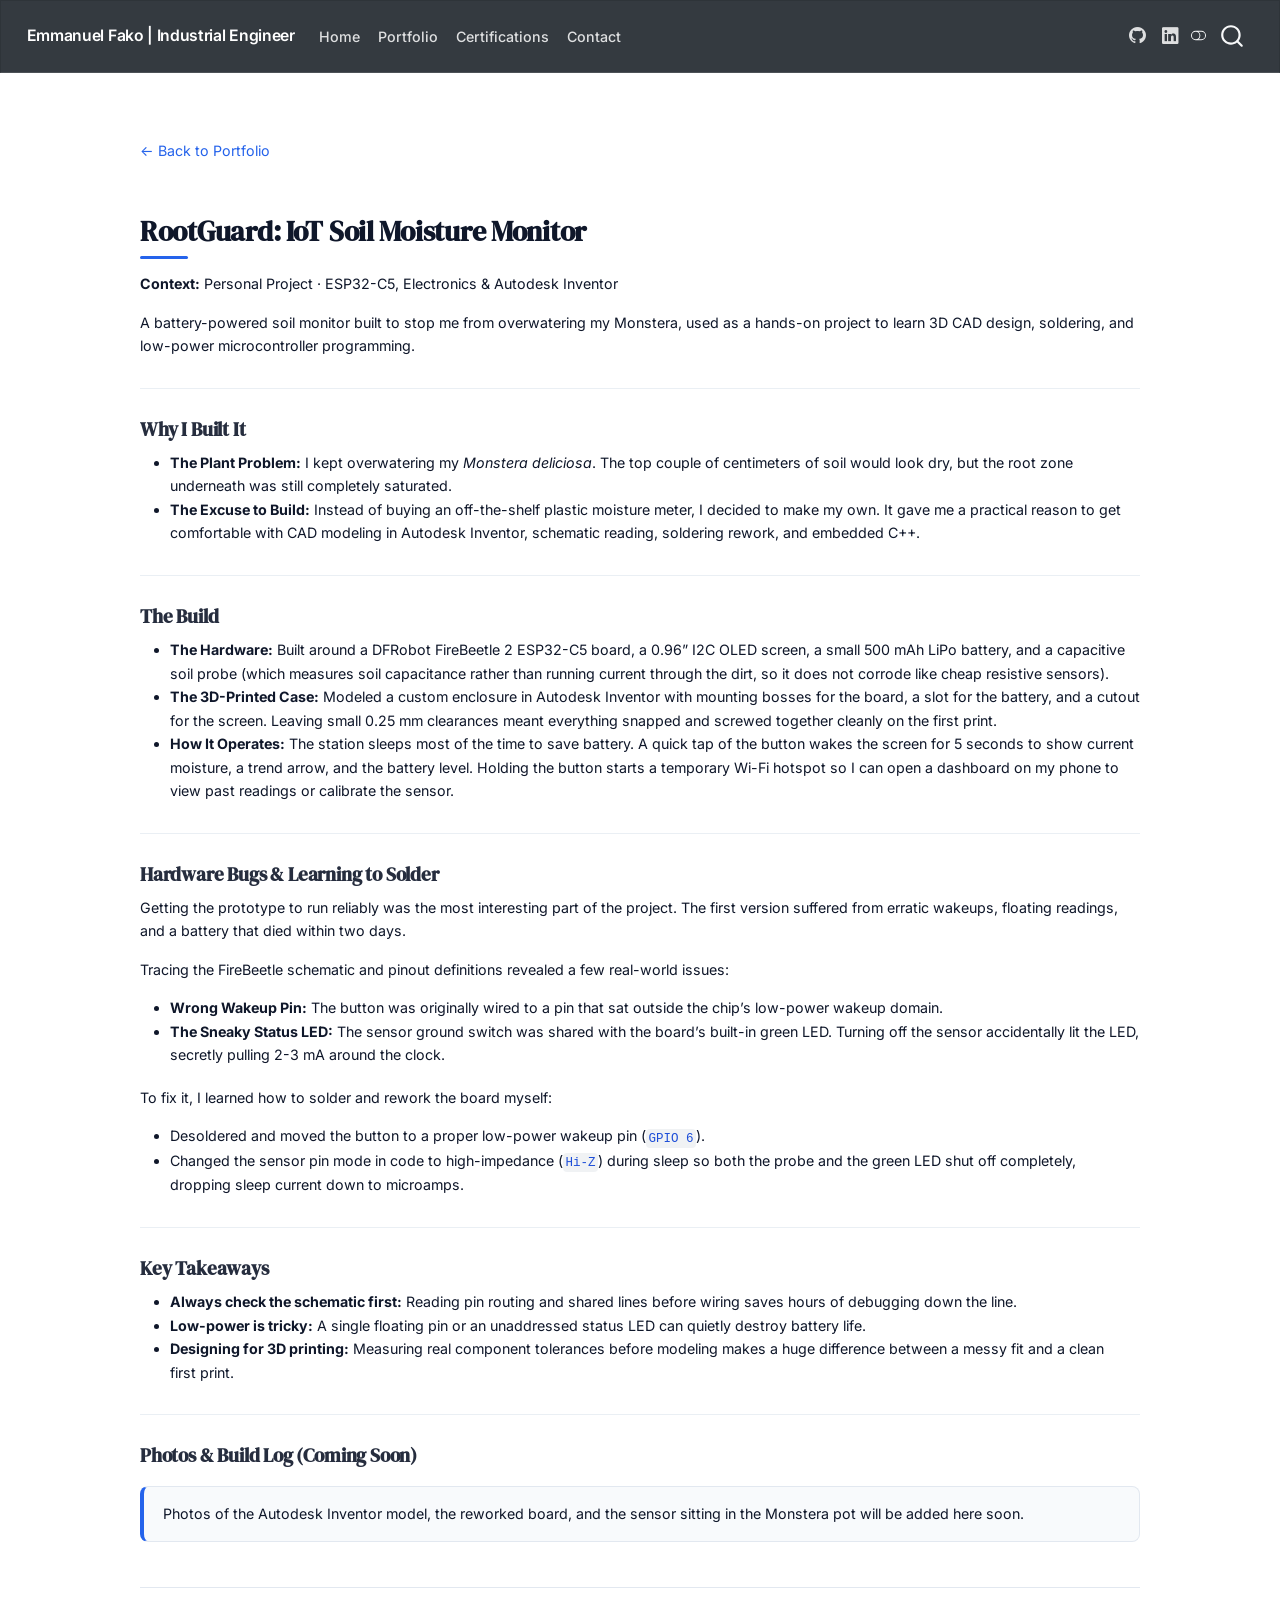
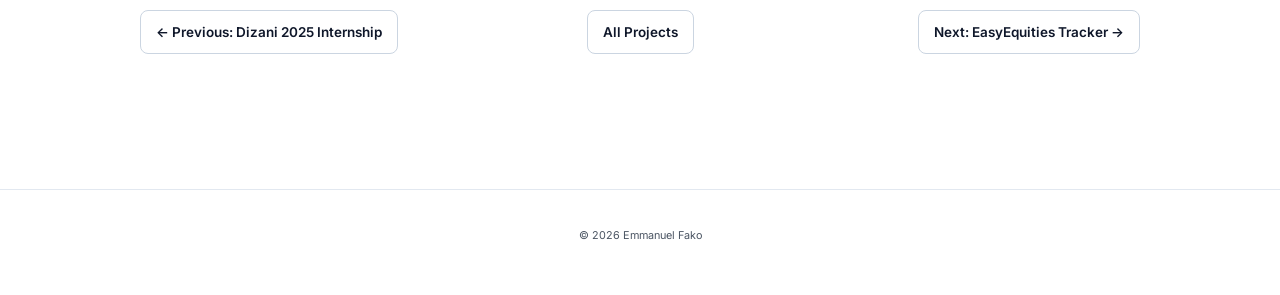
<file: projects/rootguard.html>
<!DOCTYPE html>
<html xmlns="http://www.w3.org/1999/xhtml" lang="en" xml:lang="en"><head>

<meta charset="utf-8">
<meta name="generator" content="quarto-1.9.38">

<meta name="viewport" content="width=device-width, initial-scale=1.0, user-scalable=yes">


<title>RootGuard: IoT Soil Moisture Monitor | Emmanuel Fako – Emmanuel Fako | Industrial Engineer</title>
<style>
/* Default styles provided by pandoc.
** See https://pandoc.org/MANUAL.html#variables-for-html for config info.
*/
code{white-space: pre-wrap;}
span.smallcaps{font-variant: small-caps;}
div.columns{display: flex; gap: min(4vw, 1.5em);}
div.column{flex: auto; overflow-x: auto;}
div.hanging-indent{margin-left: 1.5em; text-indent: -1.5em;}
ul.task-list{list-style: none;}
ul.task-list li input[type="checkbox"] {
  width: 0.8em;
  margin: 0 0.8em 0.2em -1em; /* quarto-specific, see https://github.com/quarto-dev/quarto-cli/issues/4556 */ 
  vertical-align: middle;
}
</style>


<script src="../site_libs/quarto-nav/quarto-nav.js"></script>
<script src="../site_libs/quarto-nav/headroom.min.js"></script>
<script src="../site_libs/clipboard/clipboard.min.js"></script>
<script src="../site_libs/quarto-search/autocomplete.umd.js"></script>
<script src="../site_libs/quarto-search/fuse.min.js"></script>
<script src="../site_libs/quarto-search/quarto-search.js"></script>
<meta name="quarto:offset" content="../">
<link href="..//images/icon.png" rel="icon" type="image/png">
<script src="../site_libs/quarto-html/quarto.js" type="module"></script>
<script src="../site_libs/quarto-html/tabsets/tabsets.js" type="module"></script>
<script src="../site_libs/quarto-html/popper.min.js"></script>
<script src="../site_libs/quarto-html/tippy.umd.min.js"></script>
<script src="../site_libs/quarto-html/anchor.min.js"></script>
<link href="../site_libs/quarto-html/tippy.css" rel="stylesheet">
<link href="../site_libs/quarto-html/quarto-syntax-highlighting-15634bcf2e68342d4ad2dfa704d543f6.css" rel="stylesheet" class="quarto-color-scheme" id="quarto-text-highlighting-styles">
<link href="../site_libs/quarto-html/quarto-syntax-highlighting-dark-0a6b7249c26820e032cb0bd839ff02b1.css" rel="stylesheet" class="quarto-color-scheme quarto-color-alternate" id="quarto-text-highlighting-styles">
<link href="../site_libs/quarto-html/quarto-syntax-highlighting-15634bcf2e68342d4ad2dfa704d543f6.css" rel="stylesheet" class="quarto-color-scheme-extra" id="quarto-text-highlighting-styles">
<script src="../site_libs/bootstrap/bootstrap.min.js"></script>
<link href="../site_libs/bootstrap/bootstrap-icons.css" rel="stylesheet">
<link href="../site_libs/bootstrap/bootstrap-34383ab407711c9051ff0c8b9a65adc8.min.css" rel="stylesheet" append-hash="true" class="quarto-color-scheme" id="quarto-bootstrap" data-mode="light">
<link href="../site_libs/bootstrap/bootstrap-dark-dfa25673fad92089dabd8dce756b1c84.min.css" rel="stylesheet" append-hash="true" class="quarto-color-scheme quarto-color-alternate" id="quarto-bootstrap" data-mode="dark">
<link href="../site_libs/bootstrap/bootstrap-34383ab407711c9051ff0c8b9a65adc8.min.css" rel="stylesheet" append-hash="true" class="quarto-color-scheme-extra" id="quarto-bootstrap" data-mode="light">
<script id="quarto-search-options" type="application/json">{
  "location": "navbar",
  "copy-button": false,
  "collapse-after": 3,
  "panel-placement": "end",
  "type": "overlay",
  "limit": 50,
  "keyboard-shortcut": [
    "f",
    "/",
    "s"
  ],
  "show-item-context": false,
  "language": {
    "search-no-results-text": "No results",
    "search-matching-documents-text": "matching documents",
    "search-copy-link-title": "Copy link to search",
    "search-hide-matches-text": "Hide additional matches",
    "search-more-match-text": "more match in this document",
    "search-more-matches-text": "more matches in this document",
    "search-clear-button-title": "Clear",
    "search-text-placeholder": "",
    "search-detached-cancel-button-title": "Cancel",
    "search-submit-button-title": "Submit",
    "search-label": "Search"
  }
}</script>
<style>html{ scroll-behavior: smooth; }</style>


<link rel="stylesheet" href="../styles.css">
</head>

<body class="nav-fixed quarto-light"><script id="quarto-html-before-body" type="application/javascript">
    const toggleBodyColorMode = (bsSheetEl) => {
      const mode = bsSheetEl.getAttribute("data-mode");
      const bodyEl = window.document.querySelector("body");
      if (mode === "dark") {
        bodyEl.classList.add("quarto-dark");
        bodyEl.classList.remove("quarto-light");
      } else {
        bodyEl.classList.add("quarto-light");
        bodyEl.classList.remove("quarto-dark");
      }
    }
    const toggleBodyColorPrimary = () => {
      const bsSheetEl = window.document.querySelector("link#quarto-bootstrap:not([rel=disabled-stylesheet])");
      if (bsSheetEl) {
        toggleBodyColorMode(bsSheetEl);
      }
    }
    const setColorSchemeToggle = (alternate) => {
      const toggles = window.document.querySelectorAll('.quarto-color-scheme-toggle');
      for (let i=0; i < toggles.length; i++) {
        const toggle = toggles[i];
        if (toggle) {
          if (alternate) {
            toggle.classList.add("alternate");
          } else {
            toggle.classList.remove("alternate");
          }
        }
      }
    };
    const toggleColorMode = (alternate) => {
      // Switch the stylesheets
      const primaryStylesheets = window.document.querySelectorAll('link.quarto-color-scheme:not(.quarto-color-alternate)');
      const alternateStylesheets = window.document.querySelectorAll('link.quarto-color-scheme.quarto-color-alternate');
      manageTransitions('#quarto-margin-sidebar .nav-link', false);
      if (alternate) {
        // note: dark is layered on light, we don't disable primary!
        enableStylesheet(alternateStylesheets);
        for (const sheetNode of alternateStylesheets) {
          if (sheetNode.id === "quarto-bootstrap") {
            toggleBodyColorMode(sheetNode);
          }
        }
      } else {
        disableStylesheet(alternateStylesheets);
        enableStylesheet(primaryStylesheets)
        toggleBodyColorPrimary();
      }
      manageTransitions('#quarto-margin-sidebar .nav-link', true);
      // Switch the toggles
      setColorSchemeToggle(alternate)
      // Hack to workaround the fact that safari doesn't
      // properly recolor the scrollbar when toggling (#1455)
      if (navigator.userAgent.indexOf('Safari') > 0 && navigator.userAgent.indexOf('Chrome') == -1) {
        manageTransitions("body", false);
        window.scrollTo(0, 1);
        setTimeout(() => {
          window.scrollTo(0, 0);
          manageTransitions("body", true);
        }, 40);
      }
    }
    const disableStylesheet = (stylesheets) => {
      for (let i=0; i < stylesheets.length; i++) {
        const stylesheet = stylesheets[i];
        stylesheet.rel = 'disabled-stylesheet';
      }
    }
    const enableStylesheet = (stylesheets) => {
      for (let i=0; i < stylesheets.length; i++) {
        const stylesheet = stylesheets[i];
        if(stylesheet.rel !== 'stylesheet') { // for Chrome, which will still FOUC without this check
          stylesheet.rel = 'stylesheet';
        }
      }
    }
    const manageTransitions = (selector, allowTransitions) => {
      const els = window.document.querySelectorAll(selector);
      for (let i=0; i < els.length; i++) {
        const el = els[i];
        if (allowTransitions) {
          el.classList.remove('notransition');
        } else {
          el.classList.add('notransition');
        }
      }
    }
    const isFileUrl = () => {
      return window.location.protocol === 'file:';
    }
    const hasAlternateSentinel = () => {
      let styleSentinel = getColorSchemeSentinel();
      if (styleSentinel !== null) {
        return styleSentinel === "alternate";
      } else {
        return false;
      }
    }
    const setStyleSentinel = (alternate) => {
      const value = alternate ? "alternate" : "default";
      if (!isFileUrl()) {
        window.localStorage.setItem("quarto-color-scheme", value);
      } else {
        localAlternateSentinel = value;
      }
    }
    const getColorSchemeSentinel = () => {
      if (!isFileUrl()) {
        const storageValue = window.localStorage.getItem("quarto-color-scheme");
        return storageValue != null ? storageValue : localAlternateSentinel;
      } else {
        return localAlternateSentinel;
      }
    }
    const toggleGiscusIfUsed = (isAlternate, darkModeDefault) => {
      const baseTheme = document.querySelector('#giscus-base-theme')?.value ?? 'light';
      const alternateTheme = document.querySelector('#giscus-alt-theme')?.value ?? 'dark';
      let newTheme = '';
      if(authorPrefersDark) {
        newTheme = isAlternate ? baseTheme : alternateTheme;
      } else {
        newTheme = isAlternate ? alternateTheme : baseTheme;
      }
      const changeGiscusTheme = () => {
        // From: https://github.com/giscus/giscus/issues/336
        const sendMessage = (message) => {
          const iframe = document.querySelector('iframe.giscus-frame');
          if (!iframe) return;
          iframe.contentWindow.postMessage({ giscus: message }, 'https://giscus.app');
        }
        sendMessage({
          setConfig: {
            theme: newTheme
          }
        });
      }
      const isGiscussLoaded = window.document.querySelector('iframe.giscus-frame') !== null;
      if (isGiscussLoaded) {
        changeGiscusTheme();
      }
    };
    const authorPrefersDark = false;
    const darkModeDefault = authorPrefersDark;
      document.querySelector('link#quarto-text-highlighting-styles.quarto-color-scheme-extra').rel = 'disabled-stylesheet';
      document.querySelector('link#quarto-bootstrap.quarto-color-scheme-extra').rel = 'disabled-stylesheet';
    let localAlternateSentinel = darkModeDefault ? 'alternate' : 'default';
    // Dark / light mode switch
    window.quartoToggleColorScheme = () => {
      // Read the current dark / light value
      let toAlternate = !hasAlternateSentinel();
      toggleColorMode(toAlternate);
      setStyleSentinel(toAlternate);
      toggleGiscusIfUsed(toAlternate, darkModeDefault);
      window.dispatchEvent(new Event('resize'));
    };
    // Switch to dark mode if need be
    if (hasAlternateSentinel()) {
      toggleColorMode(true);
    } else {
      toggleColorMode(false);
    }
  </script>

<div id="quarto-search-results"></div>
  <header id="quarto-header" class="headroom fixed-top">
    <nav class="navbar navbar-expand-lg " data-bs-theme="dark">
      <div class="navbar-container container-fluid">
      <div class="navbar-brand-container mx-auto">
    <a class="navbar-brand" href="../index.html">
    <span class="navbar-title">Emmanuel Fako | Industrial Engineer</span>
    </a>
  </div>
            <div id="quarto-search" class="" title="Search"></div>
          <button class="navbar-toggler" type="button" data-bs-toggle="collapse" data-bs-target="#navbarCollapse" aria-controls="navbarCollapse" role="menu" aria-expanded="false" aria-label="Toggle navigation" onclick="if (window.quartoToggleHeadroom) { window.quartoToggleHeadroom(); }">
  <span class="navbar-toggler-icon"></span>
</button>
          <div class="collapse navbar-collapse" id="navbarCollapse">
            <ul class="navbar-nav navbar-nav-scroll me-auto">
  <li class="nav-item">
    <a class="nav-link" href="../index.html"> 
<span class="menu-text">Home</span></a>
  </li>  
  <li class="nav-item">
    <a class="nav-link" href="../portfolio.html"> 
<span class="menu-text">Portfolio</span></a>
  </li>  
  <li class="nav-item">
    <a class="nav-link" href="../certifications.html"> 
<span class="menu-text">Certifications</span></a>
  </li>  
  <li class="nav-item">
    <a class="nav-link" href="../contact.html"> 
<span class="menu-text">Contact</span></a>
  </li>  
</ul>
            <ul class="navbar-nav navbar-nav-scroll ms-auto">
  <li class="nav-item compact">
    <a class="nav-link" href="https://github.com/Eman-tron"> <i class="bi bi-github" role="img" aria-label="GitHub">
</i> 
<span class="menu-text"></span></a>
  </li>  
  <li class="nav-item compact">
    <a class="nav-link" href="https://linkedin.com/in/emmanuel-fako-773180364"> <i class="bi bi-linkedin" role="img" aria-label="LinkedIn">
</i> 
<span class="menu-text"></span></a>
  </li>  
</ul>
          </div> <!-- /navcollapse -->
            <div class="quarto-navbar-tools">
  <a href="" class="quarto-color-scheme-toggle quarto-navigation-tool  px-1" onclick="window.quartoToggleColorScheme(); return false;" title="Toggle dark mode"><i class="bi"></i></a>
</div>
      </div> <!-- /container-fluid -->
    </nav>
</header>
<!-- content -->
<div id="quarto-content" class="quarto-container page-columns page-rows-contents page-layout-full page-navbar">
<!-- sidebar -->
<!-- margin-sidebar -->
    
<!-- main -->
<main class="content column-page" id="quarto-document-content"><header id="title-block-header" class="quarto-title-block"></header>





<section>
<p><a href="../portfolio.html">← Back to Portfolio</a></p>
<section id="rootguard-iot-soil-moisture-monitor" class="level1 section-title">
<h1 class="section-title">RootGuard: IoT Soil Moisture Monitor</h1>
<p><strong>Context:</strong> Personal Project · ESP32-C5, Electronics &amp; Autodesk Inventor</p>
<p>A battery-powered soil monitor built to stop me from overwatering my Monstera, used as a hands-on project to learn 3D CAD design, soldering, and low-power microcontroller programming.</p>
<hr>
<section id="why-i-built-it" class="level3">
<h3 class="anchored" data-anchor-id="why-i-built-it">Why I Built It</h3>
<ul>
<li><strong>The Plant Problem:</strong> I kept overwatering my <em>Monstera deliciosa</em>. The top couple of centimeters of soil would look dry, but the root zone underneath was still completely saturated.</li>
<li><strong>The Excuse to Build:</strong> Instead of buying an off-the-shelf plastic moisture meter, I decided to make my own. It gave me a practical reason to get comfortable with CAD modeling in Autodesk Inventor, schematic reading, soldering rework, and embedded C++.</li>
</ul>
<hr>
</section>
<section id="the-build" class="level3">
<h3 class="anchored" data-anchor-id="the-build">The Build</h3>
<ul>
<li><strong>The Hardware:</strong> Built around a DFRobot FireBeetle 2 ESP32-C5 board, a 0.96” I2C OLED screen, a small 500 mAh LiPo battery, and a capacitive soil probe (which measures soil capacitance rather than running current through the dirt, so it does not corrode like cheap resistive sensors).</li>
<li><strong>The 3D-Printed Case:</strong> Modeled a custom enclosure in Autodesk Inventor with mounting bosses for the board, a slot for the battery, and a cutout for the screen. Leaving small 0.25 mm clearances meant everything snapped and screwed together cleanly on the first print.</li>
<li><strong>How It Operates:</strong> The station sleeps most of the time to save battery. A quick tap of the button wakes the screen for 5 seconds to show current moisture, a trend arrow, and the battery level. Holding the button starts a temporary Wi-Fi hotspot so I can open a dashboard on my phone to view past readings or calibrate the sensor.</li>
</ul>
<hr>
</section>
<section id="hardware-bugs-learning-to-solder" class="level3">
<h3 class="anchored" data-anchor-id="hardware-bugs-learning-to-solder">Hardware Bugs &amp; Learning to Solder</h3>
<p>Getting the prototype to run reliably was the most interesting part of the project. The first version suffered from erratic wakeups, floating readings, and a battery that died within two days.</p>
<p>Tracing the FireBeetle schematic and pinout definitions revealed a few real-world issues:</p>
<ul>
<li><strong>Wrong Wakeup Pin:</strong> The button was originally wired to a pin that sat outside the chip’s low-power wakeup domain.</li>
<li><strong>The Sneaky Status LED:</strong> The sensor ground switch was shared with the board’s built-in green LED. Turning off the sensor accidentally lit the LED, secretly pulling 2-3 mA around the clock.</li>
</ul>
<p>To fix it, I learned how to solder and rework the board myself:</p>
<ul>
<li>Desoldered and moved the button to a proper low-power wakeup pin (<code>GPIO 6</code>).</li>
<li>Changed the sensor pin mode in code to high-impedance (<code>Hi-Z</code>) during sleep so both the probe and the green LED shut off completely, dropping sleep current down to microamps.</li>
</ul>
<hr>
</section>
<section id="key-takeaways" class="level3">
<h3 class="anchored" data-anchor-id="key-takeaways">Key Takeaways</h3>
<ul>
<li><strong>Always check the schematic first:</strong> Reading pin routing and shared lines before wiring saves hours of debugging down the line.</li>
<li><strong>Low-power is tricky:</strong> A single floating pin or an unaddressed status LED can quietly destroy battery life.</li>
<li><strong>Designing for 3D printing:</strong> Measuring real component tolerances before modeling makes a huge difference between a messy fit and a clean first print.</li>
</ul>
<hr>
</section>
<section id="photos-build-log-coming-soon" class="level3">
<h3 class="anchored" data-anchor-id="photos-build-log-coming-soon">Photos &amp; Build Log (Coming Soon)</h3>
<div class="case-note">
<p>Photos of the Autodesk Inventor model, the reworked board, and the sensor sitting in the Monstera pot will be added here soon.</p>
</div>
<div class="case-nav">
<div class="case-nav-prev">
<p><a href="../projects/dizani-2025.html">← Previous: Dizani 2025 Internship</a></p>
</div>
<div class="case-nav-index">
<p><a href="../portfolio.html">All Projects</a></p>
</div>
<div class="case-nav-next">
<p><a href="../projects/ee-tracker.html">Next: EasyEquities Tracker →</a></p>
</div>
</div>
</section>
</section>
</section>



</main> <!-- /main -->
<script id="quarto-html-after-body" type="application/javascript">
  window.document.addEventListener("DOMContentLoaded", function (event) {
    // Ensure there is a toggle, if there isn't float one in the top right
    if (window.document.querySelector('.quarto-color-scheme-toggle') === null) {
      const a = window.document.createElement('a');
      a.classList.add('top-right');
      a.classList.add('quarto-color-scheme-toggle');
      a.href = "";
      a.onclick = function() { try { window.quartoToggleColorScheme(); } catch {} return false; };
      const i = window.document.createElement("i");
      i.classList.add('bi');
      a.appendChild(i);
      window.document.body.appendChild(a);
    }
    setColorSchemeToggle(hasAlternateSentinel())
    const icon = "";
    const anchorJS = new window.AnchorJS();
    anchorJS.options = {
      placement: 'right',
      icon: icon
    };
    anchorJS.add('.anchored');
    const isCodeAnnotation = (el) => {
      for (const clz of el.classList) {
        if (clz.startsWith('code-annotation-')) {                     
          return true;
        }
      }
      return false;
    }
    const onCopySuccess = function(e) {
      // button target
      const button = e.trigger;
      // don't keep focus
      button.blur();
      // flash "checked"
      button.classList.add('code-copy-button-checked');
      var currentTitle = button.getAttribute("title");
      button.setAttribute("title", "Copied!");
      let tooltip;
      if (window.bootstrap) {
        button.setAttribute("data-bs-toggle", "tooltip");
        button.setAttribute("data-bs-placement", "left");
        button.setAttribute("data-bs-title", "Copied!");
        tooltip = new bootstrap.Tooltip(button, 
          { trigger: "manual", 
            customClass: "code-copy-button-tooltip",
            offset: [0, -8]});
        tooltip.show();    
      }
      setTimeout(function() {
        if (tooltip) {
          tooltip.hide();
          button.removeAttribute("data-bs-title");
          button.removeAttribute("data-bs-toggle");
          button.removeAttribute("data-bs-placement");
        }
        button.setAttribute("title", currentTitle);
        button.classList.remove('code-copy-button-checked');
      }, 1000);
      // clear code selection
      e.clearSelection();
    }
    const getTextToCopy = function(trigger) {
      const outerScaffold = trigger.parentElement.cloneNode(true);
      const codeEl = outerScaffold.querySelector('code');
      for (const childEl of codeEl.children) {
        if (isCodeAnnotation(childEl)) {
          childEl.remove();
        }
      }
      return codeEl.innerText;
    }
    const clipboard = new window.ClipboardJS('.code-copy-button:not([data-in-quarto-modal])', {
      text: getTextToCopy
    });
    clipboard.on('success', onCopySuccess);
    if (window.document.getElementById('quarto-embedded-source-code-modal')) {
      const clipboardModal = new window.ClipboardJS('.code-copy-button[data-in-quarto-modal]', {
        text: getTextToCopy,
        container: window.document.getElementById('quarto-embedded-source-code-modal')
      });
      clipboardModal.on('success', onCopySuccess);
    }
      var localhostRegex = new RegExp(/^(?:http|https):\/\/localhost\:?[0-9]*\//);
      var mailtoRegex = new RegExp(/^mailto:/);
        var filterRegex = new RegExp("^(?:http:|https:)\/\/(?:eman-tron\.github\.io|Eman-tron\.github\.io|localhost|127\.0\.0\.1)");
      var isInternal = (href) => {
          return filterRegex.test(href) || localhostRegex.test(href) || mailtoRegex.test(href);
      }
      // Inspect non-navigation links and adorn them if external
     var links = window.document.querySelectorAll('a[href]:not(.nav-link):not(.navbar-brand):not(.toc-action):not(.sidebar-link):not(.sidebar-item-toggle):not(.pagination-link):not(.no-external):not([aria-hidden]):not(.dropdown-item):not(.quarto-navigation-tool):not(.about-link)');
      for (var i=0; i<links.length; i++) {
        const link = links[i];
        if (!isInternal(link.href)) {
          // undo the damage that might have been done by quarto-nav.js in the case of
          // links that we want to consider external
          if (link.dataset.originalHref !== undefined) {
            link.href = link.dataset.originalHref;
          }
            // target, if specified
            link.setAttribute("target", "_blank");
            if (link.getAttribute("rel") === null) {
              link.setAttribute("rel", "noopener");
            }
        }
      }
    function tippyHover(el, contentFn, onTriggerFn, onUntriggerFn) {
      const config = {
        allowHTML: true,
        maxWidth: 500,
        delay: 100,
        arrow: false,
        appendTo: function(el) {
            return el.parentElement;
        },
        interactive: true,
        interactiveBorder: 10,
        theme: 'quarto',
        placement: 'bottom-start',
      };
      if (contentFn) {
        config.content = contentFn;
      }
      if (onTriggerFn) {
        config.onTrigger = onTriggerFn;
      }
      if (onUntriggerFn) {
        config.onUntrigger = onUntriggerFn;
      }
      window.tippy(el, config); 
    }
    const noterefs = window.document.querySelectorAll('a[role="doc-noteref"]');
    for (var i=0; i<noterefs.length; i++) {
      const ref = noterefs[i];
      tippyHover(ref, function() {
        // use id or data attribute instead here
        let href = ref.getAttribute('data-footnote-href') || ref.getAttribute('href');
        try { href = new URL(href).hash; } catch {}
        const id = href.replace(/^#\/?/, "");
        const note = window.document.getElementById(id);
        if (note) {
          return note.innerHTML;
        } else {
          return "";
        }
      });
    }
    const xrefs = window.document.querySelectorAll('a.quarto-xref');
    const processXRef = (id, note) => {
      // Strip column container classes
      const stripColumnClz = (el) => {
        el.classList.remove("page-full", "page-columns");
        if (el.children) {
          for (const child of el.children) {
            stripColumnClz(child);
          }
        }
      }
      stripColumnClz(note)
      if (id === null || id.startsWith('sec-')) {
        // Special case sections, only their first couple elements
        const container = document.createElement("div");
        if (note.children && note.children.length > 2) {
          container.appendChild(note.children[0].cloneNode(true));
          for (let i = 1; i < note.children.length; i++) {
            const child = note.children[i];
            if (child.tagName === "P" && child.innerText === "") {
              continue;
            } else {
              container.appendChild(child.cloneNode(true));
              break;
            }
          }
          if (window.Quarto?.typesetMath) {
            window.Quarto.typesetMath(container);
          }
          return container.innerHTML
        } else {
          if (window.Quarto?.typesetMath) {
            window.Quarto.typesetMath(note);
          }
          return note.innerHTML;
        }
      } else {
        // Remove any anchor links if they are present
        const anchorLink = note.querySelector('a.anchorjs-link');
        if (anchorLink) {
          anchorLink.remove();
        }
        if (window.Quarto?.typesetMath) {
          window.Quarto.typesetMath(note);
        }
        if (note.classList.contains("callout")) {
          return note.outerHTML;
        } else {
          return note.innerHTML;
        }
      }
    }
    for (var i=0; i<xrefs.length; i++) {
      const xref = xrefs[i];
      tippyHover(xref, undefined, function(instance) {
        instance.disable();
        let url = xref.getAttribute('href');
        let hash = undefined; 
        if (url.startsWith('#')) {
          hash = url;
        } else {
          try { hash = new URL(url).hash; } catch {}
        }
        if (hash) {
          const id = hash.replace(/^#\/?/, "");
          const note = window.document.getElementById(id);
          if (note !== null) {
            try {
              const html = processXRef(id, note.cloneNode(true));
              instance.setContent(html);
            } finally {
              instance.enable();
              instance.show();
            }
          } else {
            // See if we can fetch this
            fetch(url.split('#')[0])
            .then(res => res.text())
            .then(html => {
              const parser = new DOMParser();
              const htmlDoc = parser.parseFromString(html, "text/html");
              const note = htmlDoc.getElementById(id);
              if (note !== null) {
                const html = processXRef(id, note);
                instance.setContent(html);
              } 
            }).finally(() => {
              instance.enable();
              instance.show();
            });
          }
        } else {
          // See if we can fetch a full url (with no hash to target)
          // This is a special case and we should probably do some content thinning / targeting
          fetch(url)
          .then(res => res.text())
          .then(html => {
            const parser = new DOMParser();
            const htmlDoc = parser.parseFromString(html, "text/html");
            const note = htmlDoc.querySelector('main.content');
            if (note !== null) {
              // This should only happen for chapter cross references
              // (since there is no id in the URL)
              // remove the first header
              if (note.children.length > 0 && note.children[0].tagName === "HEADER") {
                note.children[0].remove();
              }
              const html = processXRef(null, note);
              instance.setContent(html);
            } 
          }).finally(() => {
            instance.enable();
            instance.show();
          });
        }
      }, function(instance) {
      });
    }
        let selectedAnnoteEl;
        const selectorForAnnotation = ( cell, annotation) => {
          let cellAttr = 'data-code-cell="' + cell + '"';
          let lineAttr = 'data-code-annotation="' +  annotation + '"';
          const selector = 'span[' + cellAttr + '][' + lineAttr + ']';
          return selector;
        }
        const selectCodeLines = (annoteEl) => {
          const doc = window.document;
          const targetCell = annoteEl.getAttribute("data-target-cell");
          const targetAnnotation = annoteEl.getAttribute("data-target-annotation");
          const annoteSpan = window.document.querySelector(selectorForAnnotation(targetCell, targetAnnotation));
          const lines = annoteSpan.getAttribute("data-code-lines").split(",");
          const lineIds = lines.map((line) => {
            return targetCell + "-" + line;
          })
          let top = null;
          let height = null;
          let parent = null;
          if (lineIds.length > 0) {
              //compute the position of the single el (top and bottom and make a div)
              const el = window.document.getElementById(lineIds[0]);
              top = el.offsetTop;
              height = el.offsetHeight;
              parent = el.parentElement.parentElement;
            if (lineIds.length > 1) {
              const lastEl = window.document.getElementById(lineIds[lineIds.length - 1]);
              const bottom = lastEl.offsetTop + lastEl.offsetHeight;
              height = bottom - top;
            }
            if (top !== null && height !== null && parent !== null) {
              // cook up a div (if necessary) and position it 
              let div = window.document.getElementById("code-annotation-line-highlight");
              if (div === null) {
                div = window.document.createElement("div");
                div.setAttribute("id", "code-annotation-line-highlight");
                div.style.position = 'absolute';
                parent.appendChild(div);
              }
              div.style.top = top - 2 + "px";
              div.style.height = height + 4 + "px";
              div.style.left = 0;
              let gutterDiv = window.document.getElementById("code-annotation-line-highlight-gutter");
              if (gutterDiv === null) {
                gutterDiv = window.document.createElement("div");
                gutterDiv.setAttribute("id", "code-annotation-line-highlight-gutter");
                gutterDiv.style.position = 'absolute';
                const codeCell = window.document.getElementById(targetCell);
                const gutter = codeCell.querySelector('.code-annotation-gutter');
                gutter.appendChild(gutterDiv);
              }
              gutterDiv.style.top = top - 2 + "px";
              gutterDiv.style.height = height + 4 + "px";
            }
            selectedAnnoteEl = annoteEl;
          }
        };
        const unselectCodeLines = () => {
          const elementsIds = ["code-annotation-line-highlight", "code-annotation-line-highlight-gutter"];
          elementsIds.forEach((elId) => {
            const div = window.document.getElementById(elId);
            if (div) {
              div.remove();
            }
          });
          selectedAnnoteEl = undefined;
        };
          // Handle positioning of the toggle
      window.addEventListener(
        "resize",
        throttle(() => {
          elRect = undefined;
          if (selectedAnnoteEl) {
            selectCodeLines(selectedAnnoteEl);
          }
        }, 10)
      );
      function throttle(fn, ms) {
      let throttle = false;
      let timer;
        return (...args) => {
          if(!throttle) { // first call gets through
              fn.apply(this, args);
              throttle = true;
          } else { // all the others get throttled
              if(timer) clearTimeout(timer); // cancel #2
              timer = setTimeout(() => {
                fn.apply(this, args);
                timer = throttle = false;
              }, ms);
          }
        };
      }
        // Attach click handler to the DT
        const annoteDls = window.document.querySelectorAll('dt[data-target-cell]');
        for (const annoteDlNode of annoteDls) {
          annoteDlNode.addEventListener('click', (event) => {
            const clickedEl = event.target;
            if (clickedEl !== selectedAnnoteEl) {
              unselectCodeLines();
              const activeEl = window.document.querySelector('dt[data-target-cell].code-annotation-active');
              if (activeEl) {
                activeEl.classList.remove('code-annotation-active');
              }
              selectCodeLines(clickedEl);
              clickedEl.classList.add('code-annotation-active');
            } else {
              // Unselect the line
              unselectCodeLines();
              clickedEl.classList.remove('code-annotation-active');
            }
          });
        }
    const findCites = (el) => {
      const parentEl = el.parentElement;
      if (parentEl) {
        const cites = parentEl.dataset.cites;
        if (cites) {
          return {
            el,
            cites: cites.split(' ')
          };
        } else {
          return findCites(el.parentElement)
        }
      } else {
        return undefined;
      }
    };
    var bibliorefs = window.document.querySelectorAll('a[role="doc-biblioref"]');
    for (var i=0; i<bibliorefs.length; i++) {
      const ref = bibliorefs[i];
      const citeInfo = findCites(ref);
      if (citeInfo) {
        tippyHover(citeInfo.el, function() {
          var popup = window.document.createElement('div');
          citeInfo.cites.forEach(function(cite) {
            var citeDiv = window.document.createElement('div');
            citeDiv.classList.add('hanging-indent');
            citeDiv.classList.add('csl-entry');
            var biblioDiv = window.document.getElementById('ref-' + cite);
            if (biblioDiv) {
              citeDiv.innerHTML = biblioDiv.innerHTML;
            }
            popup.appendChild(citeDiv);
          });
          return popup.innerHTML;
        });
      }
    }
  });
  </script>
</div> <!-- /content -->
<footer class="footer">
  <div class="nav-footer">
    <div class="nav-footer-left">
      &nbsp;
    </div>   
    <div class="nav-footer-center">
<p>© 2026 Emmanuel Fako</p>
</div>
    <div class="nav-footer-right">
      &nbsp;
    </div>
  </div>
</footer>




<script src="../site_libs/quarto-html/zenscroll-min.js"></script>
</body></html>
</file>
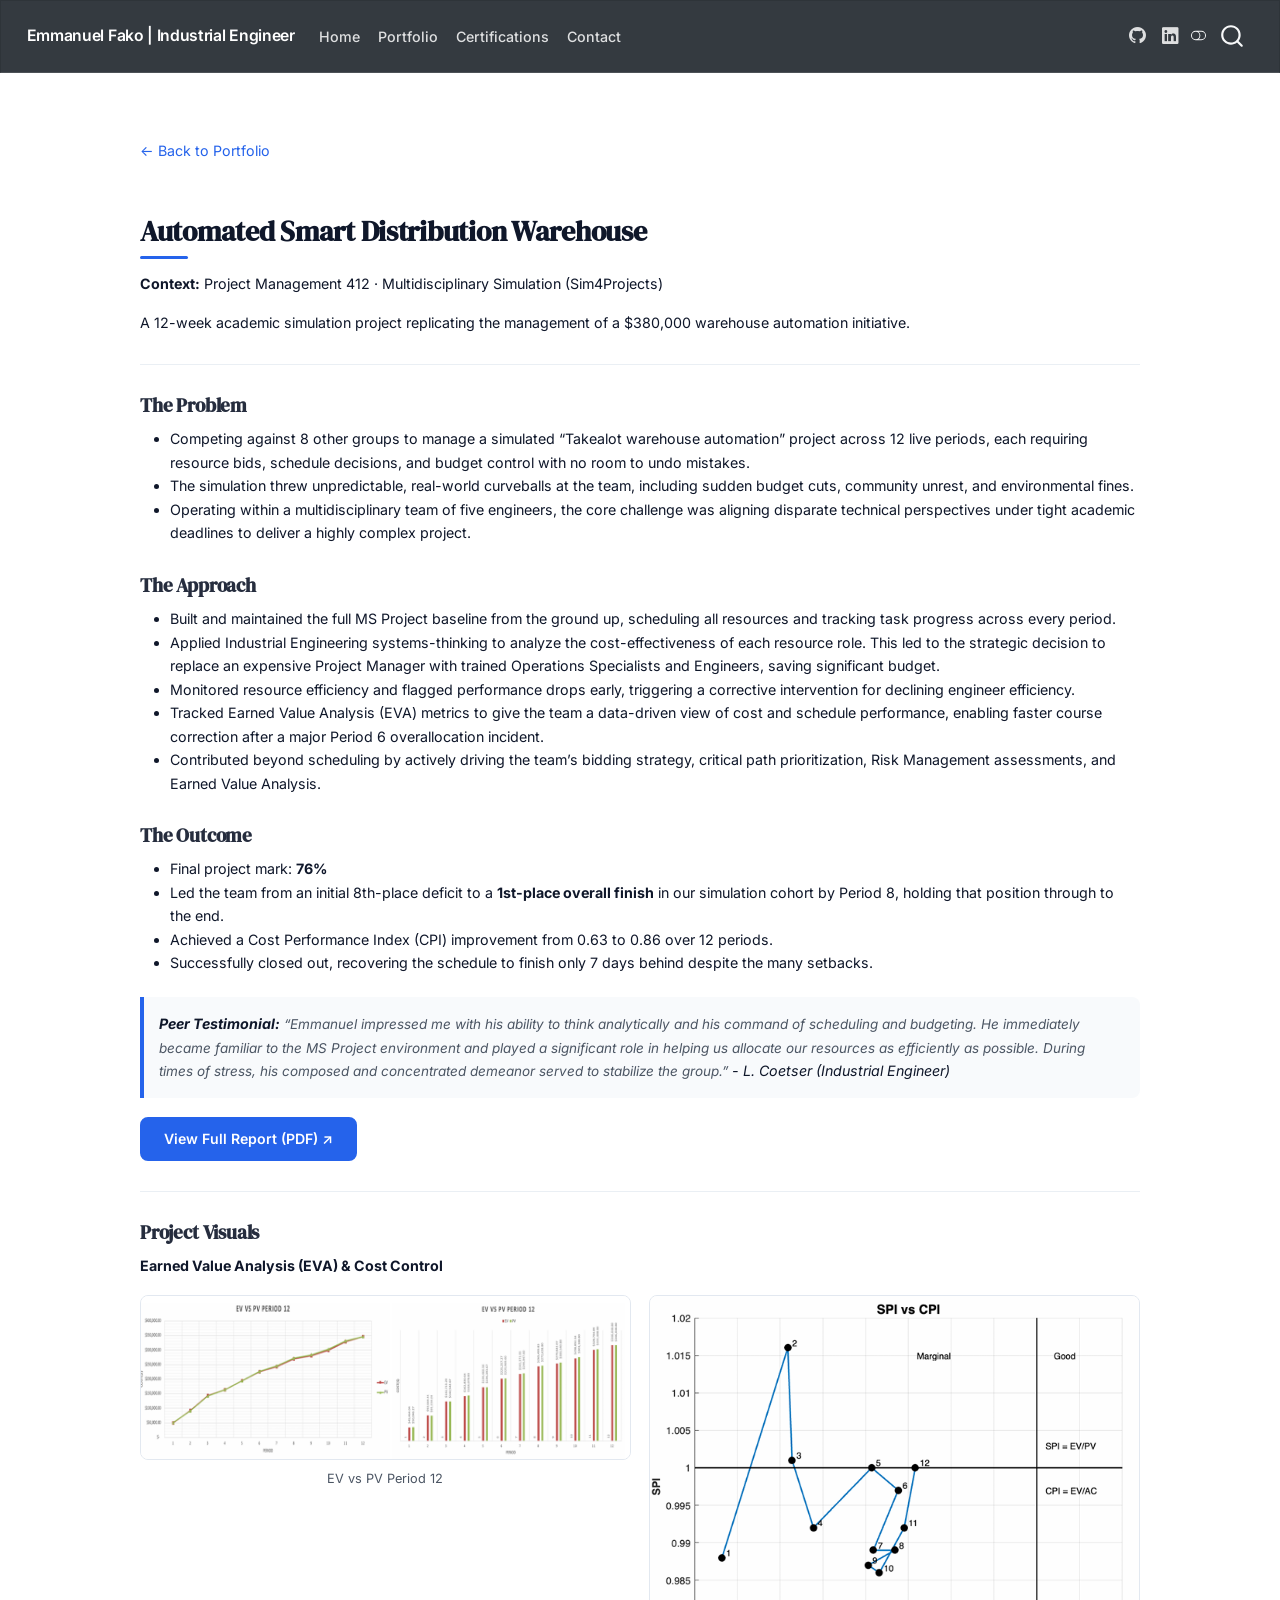
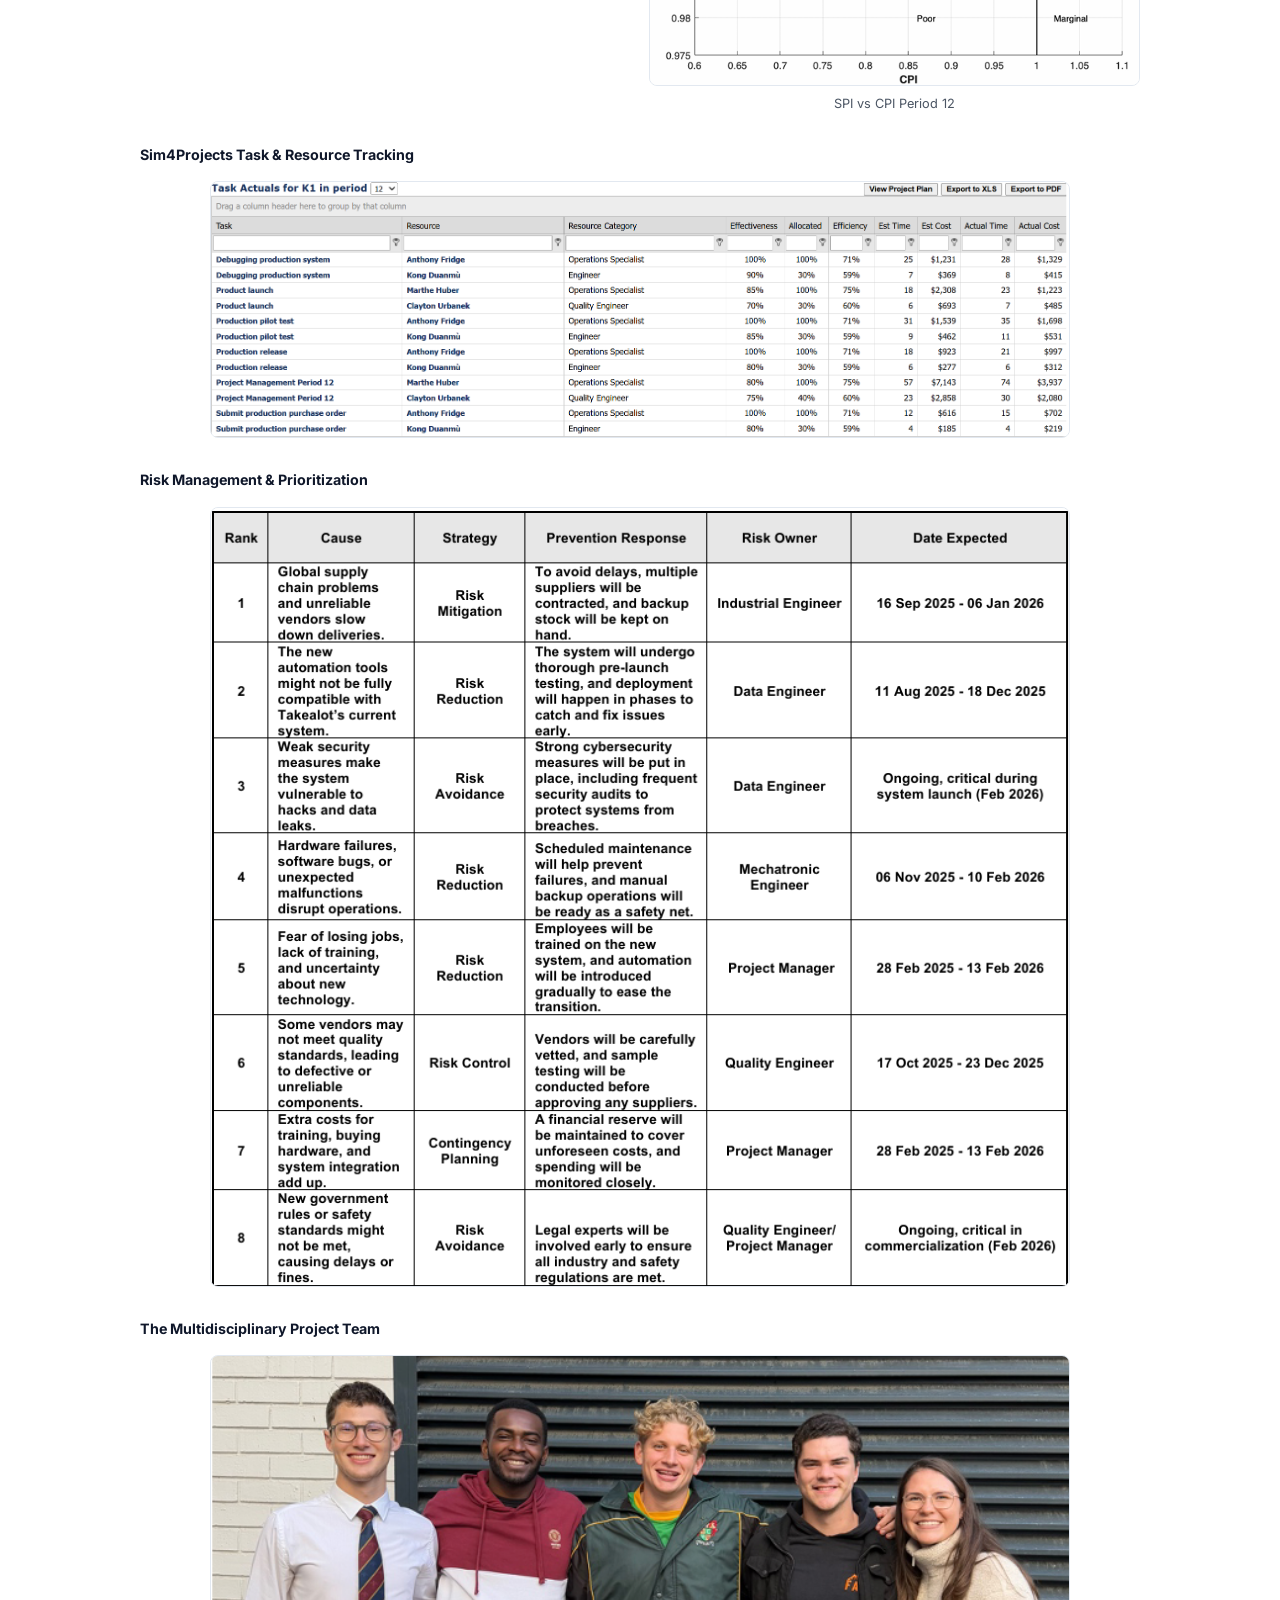
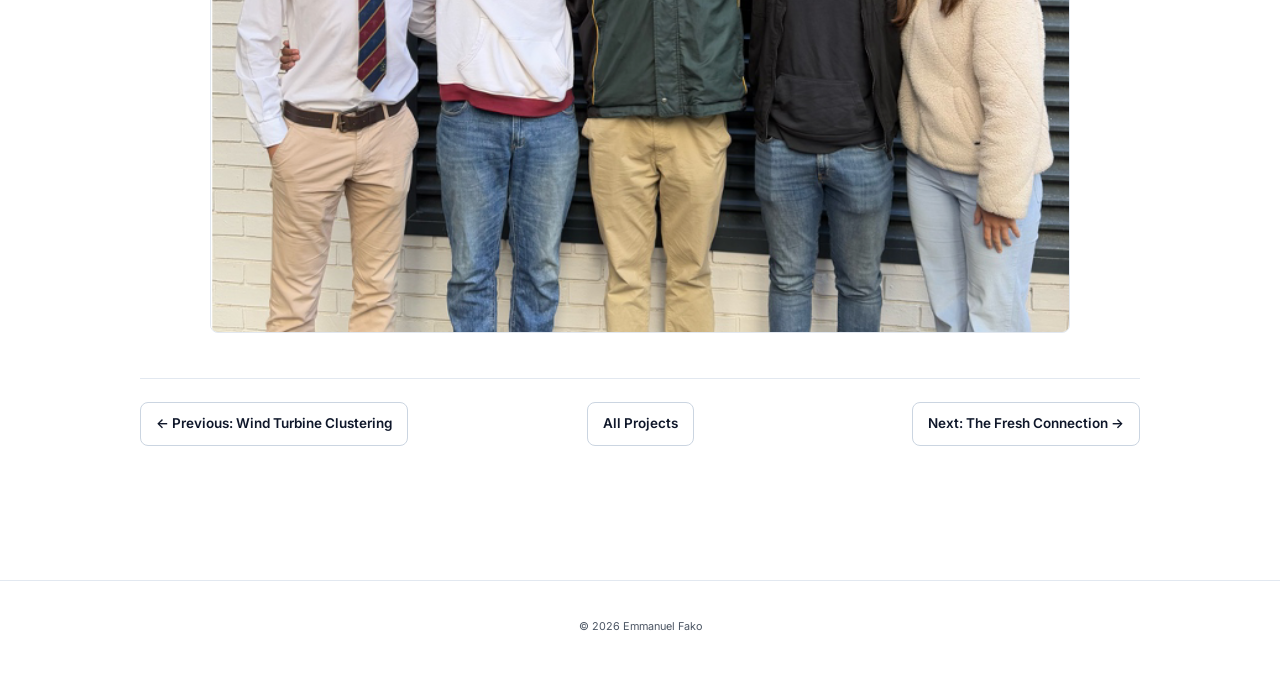
<file: projects/takealot-warehouse.html>
<!DOCTYPE html>
<html xmlns="http://www.w3.org/1999/xhtml" lang="en" xml:lang="en"><head>

<meta charset="utf-8">
<meta name="generator" content="quarto-1.9.38">

<meta name="viewport" content="width=device-width, initial-scale=1.0, user-scalable=yes">


<title>Automated Smart Distribution Warehouse | Emmanuel Fako – Emmanuel Fako | Industrial Engineer</title>
<style>
/* Default styles provided by pandoc.
** See https://pandoc.org/MANUAL.html#variables-for-html for config info.
*/
code{white-space: pre-wrap;}
span.smallcaps{font-variant: small-caps;}
div.columns{display: flex; gap: min(4vw, 1.5em);}
div.column{flex: auto; overflow-x: auto;}
div.hanging-indent{margin-left: 1.5em; text-indent: -1.5em;}
ul.task-list{list-style: none;}
ul.task-list li input[type="checkbox"] {
  width: 0.8em;
  margin: 0 0.8em 0.2em -1em; /* quarto-specific, see https://github.com/quarto-dev/quarto-cli/issues/4556 */ 
  vertical-align: middle;
}
</style>


<script src="../site_libs/quarto-nav/quarto-nav.js"></script>
<script src="../site_libs/quarto-nav/headroom.min.js"></script>
<script src="../site_libs/clipboard/clipboard.min.js"></script>
<script src="../site_libs/quarto-search/autocomplete.umd.js"></script>
<script src="../site_libs/quarto-search/fuse.min.js"></script>
<script src="../site_libs/quarto-search/quarto-search.js"></script>
<meta name="quarto:offset" content="../">
<link href="..//images/icon.png" rel="icon" type="image/png">
<script src="../site_libs/quarto-html/quarto.js" type="module"></script>
<script src="../site_libs/quarto-html/tabsets/tabsets.js" type="module"></script>
<script src="../site_libs/quarto-html/popper.min.js"></script>
<script src="../site_libs/quarto-html/tippy.umd.min.js"></script>
<script src="../site_libs/quarto-html/anchor.min.js"></script>
<link href="../site_libs/quarto-html/tippy.css" rel="stylesheet">
<link href="../site_libs/quarto-html/quarto-syntax-highlighting-15634bcf2e68342d4ad2dfa704d543f6.css" rel="stylesheet" class="quarto-color-scheme" id="quarto-text-highlighting-styles">
<link href="../site_libs/quarto-html/quarto-syntax-highlighting-dark-0a6b7249c26820e032cb0bd839ff02b1.css" rel="stylesheet" class="quarto-color-scheme quarto-color-alternate" id="quarto-text-highlighting-styles">
<link href="../site_libs/quarto-html/quarto-syntax-highlighting-15634bcf2e68342d4ad2dfa704d543f6.css" rel="stylesheet" class="quarto-color-scheme-extra" id="quarto-text-highlighting-styles">
<script src="../site_libs/bootstrap/bootstrap.min.js"></script>
<link href="../site_libs/bootstrap/bootstrap-icons.css" rel="stylesheet">
<link href="../site_libs/bootstrap/bootstrap-34383ab407711c9051ff0c8b9a65adc8.min.css" rel="stylesheet" append-hash="true" class="quarto-color-scheme" id="quarto-bootstrap" data-mode="light">
<link href="../site_libs/bootstrap/bootstrap-dark-dfa25673fad92089dabd8dce756b1c84.min.css" rel="stylesheet" append-hash="true" class="quarto-color-scheme quarto-color-alternate" id="quarto-bootstrap" data-mode="dark">
<link href="../site_libs/bootstrap/bootstrap-34383ab407711c9051ff0c8b9a65adc8.min.css" rel="stylesheet" append-hash="true" class="quarto-color-scheme-extra" id="quarto-bootstrap" data-mode="light">
<script src="../site_libs/quarto-contrib/glightbox/glightbox.min.js"></script>
<link href="../site_libs/quarto-contrib/glightbox/glightbox.min.css" rel="stylesheet">
<link href="../site_libs/quarto-contrib/glightbox/lightbox.css" rel="stylesheet">
<script id="quarto-search-options" type="application/json">{
  "location": "navbar",
  "copy-button": false,
  "collapse-after": 3,
  "panel-placement": "end",
  "type": "overlay",
  "limit": 50,
  "keyboard-shortcut": [
    "f",
    "/",
    "s"
  ],
  "show-item-context": false,
  "language": {
    "search-no-results-text": "No results",
    "search-matching-documents-text": "matching documents",
    "search-copy-link-title": "Copy link to search",
    "search-hide-matches-text": "Hide additional matches",
    "search-more-match-text": "more match in this document",
    "search-more-matches-text": "more matches in this document",
    "search-clear-button-title": "Clear",
    "search-text-placeholder": "",
    "search-detached-cancel-button-title": "Cancel",
    "search-submit-button-title": "Submit",
    "search-label": "Search"
  }
}</script>
<style>html{ scroll-behavior: smooth; }</style>


<link rel="stylesheet" href="../styles.css">
</head>

<body class="nav-fixed quarto-light"><script id="quarto-html-before-body" type="application/javascript">
    const toggleBodyColorMode = (bsSheetEl) => {
      const mode = bsSheetEl.getAttribute("data-mode");
      const bodyEl = window.document.querySelector("body");
      if (mode === "dark") {
        bodyEl.classList.add("quarto-dark");
        bodyEl.classList.remove("quarto-light");
      } else {
        bodyEl.classList.add("quarto-light");
        bodyEl.classList.remove("quarto-dark");
      }
    }
    const toggleBodyColorPrimary = () => {
      const bsSheetEl = window.document.querySelector("link#quarto-bootstrap:not([rel=disabled-stylesheet])");
      if (bsSheetEl) {
        toggleBodyColorMode(bsSheetEl);
      }
    }
    const setColorSchemeToggle = (alternate) => {
      const toggles = window.document.querySelectorAll('.quarto-color-scheme-toggle');
      for (let i=0; i < toggles.length; i++) {
        const toggle = toggles[i];
        if (toggle) {
          if (alternate) {
            toggle.classList.add("alternate");
          } else {
            toggle.classList.remove("alternate");
          }
        }
      }
    };
    const toggleColorMode = (alternate) => {
      // Switch the stylesheets
      const primaryStylesheets = window.document.querySelectorAll('link.quarto-color-scheme:not(.quarto-color-alternate)');
      const alternateStylesheets = window.document.querySelectorAll('link.quarto-color-scheme.quarto-color-alternate');
      manageTransitions('#quarto-margin-sidebar .nav-link', false);
      if (alternate) {
        // note: dark is layered on light, we don't disable primary!
        enableStylesheet(alternateStylesheets);
        for (const sheetNode of alternateStylesheets) {
          if (sheetNode.id === "quarto-bootstrap") {
            toggleBodyColorMode(sheetNode);
          }
        }
      } else {
        disableStylesheet(alternateStylesheets);
        enableStylesheet(primaryStylesheets)
        toggleBodyColorPrimary();
      }
      manageTransitions('#quarto-margin-sidebar .nav-link', true);
      // Switch the toggles
      setColorSchemeToggle(alternate)
      // Hack to workaround the fact that safari doesn't
      // properly recolor the scrollbar when toggling (#1455)
      if (navigator.userAgent.indexOf('Safari') > 0 && navigator.userAgent.indexOf('Chrome') == -1) {
        manageTransitions("body", false);
        window.scrollTo(0, 1);
        setTimeout(() => {
          window.scrollTo(0, 0);
          manageTransitions("body", true);
        }, 40);
      }
    }
    const disableStylesheet = (stylesheets) => {
      for (let i=0; i < stylesheets.length; i++) {
        const stylesheet = stylesheets[i];
        stylesheet.rel = 'disabled-stylesheet';
      }
    }
    const enableStylesheet = (stylesheets) => {
      for (let i=0; i < stylesheets.length; i++) {
        const stylesheet = stylesheets[i];
        if(stylesheet.rel !== 'stylesheet') { // for Chrome, which will still FOUC without this check
          stylesheet.rel = 'stylesheet';
        }
      }
    }
    const manageTransitions = (selector, allowTransitions) => {
      const els = window.document.querySelectorAll(selector);
      for (let i=0; i < els.length; i++) {
        const el = els[i];
        if (allowTransitions) {
          el.classList.remove('notransition');
        } else {
          el.classList.add('notransition');
        }
      }
    }
    const isFileUrl = () => {
      return window.location.protocol === 'file:';
    }
    const hasAlternateSentinel = () => {
      let styleSentinel = getColorSchemeSentinel();
      if (styleSentinel !== null) {
        return styleSentinel === "alternate";
      } else {
        return false;
      }
    }
    const setStyleSentinel = (alternate) => {
      const value = alternate ? "alternate" : "default";
      if (!isFileUrl()) {
        window.localStorage.setItem("quarto-color-scheme", value);
      } else {
        localAlternateSentinel = value;
      }
    }
    const getColorSchemeSentinel = () => {
      if (!isFileUrl()) {
        const storageValue = window.localStorage.getItem("quarto-color-scheme");
        return storageValue != null ? storageValue : localAlternateSentinel;
      } else {
        return localAlternateSentinel;
      }
    }
    const toggleGiscusIfUsed = (isAlternate, darkModeDefault) => {
      const baseTheme = document.querySelector('#giscus-base-theme')?.value ?? 'light';
      const alternateTheme = document.querySelector('#giscus-alt-theme')?.value ?? 'dark';
      let newTheme = '';
      if(authorPrefersDark) {
        newTheme = isAlternate ? baseTheme : alternateTheme;
      } else {
        newTheme = isAlternate ? alternateTheme : baseTheme;
      }
      const changeGiscusTheme = () => {
        // From: https://github.com/giscus/giscus/issues/336
        const sendMessage = (message) => {
          const iframe = document.querySelector('iframe.giscus-frame');
          if (!iframe) return;
          iframe.contentWindow.postMessage({ giscus: message }, 'https://giscus.app');
        }
        sendMessage({
          setConfig: {
            theme: newTheme
          }
        });
      }
      const isGiscussLoaded = window.document.querySelector('iframe.giscus-frame') !== null;
      if (isGiscussLoaded) {
        changeGiscusTheme();
      }
    };
    const authorPrefersDark = false;
    const darkModeDefault = authorPrefersDark;
      document.querySelector('link#quarto-text-highlighting-styles.quarto-color-scheme-extra').rel = 'disabled-stylesheet';
      document.querySelector('link#quarto-bootstrap.quarto-color-scheme-extra').rel = 'disabled-stylesheet';
    let localAlternateSentinel = darkModeDefault ? 'alternate' : 'default';
    // Dark / light mode switch
    window.quartoToggleColorScheme = () => {
      // Read the current dark / light value
      let toAlternate = !hasAlternateSentinel();
      toggleColorMode(toAlternate);
      setStyleSentinel(toAlternate);
      toggleGiscusIfUsed(toAlternate, darkModeDefault);
      window.dispatchEvent(new Event('resize'));
    };
    // Switch to dark mode if need be
    if (hasAlternateSentinel()) {
      toggleColorMode(true);
    } else {
      toggleColorMode(false);
    }
  </script>

<div id="quarto-search-results"></div>
  <header id="quarto-header" class="headroom fixed-top">
    <nav class="navbar navbar-expand-lg " data-bs-theme="dark">
      <div class="navbar-container container-fluid">
      <div class="navbar-brand-container mx-auto">
    <a class="navbar-brand" href="../index.html">
    <span class="navbar-title">Emmanuel Fako | Industrial Engineer</span>
    </a>
  </div>
            <div id="quarto-search" class="" title="Search"></div>
          <button class="navbar-toggler" type="button" data-bs-toggle="collapse" data-bs-target="#navbarCollapse" aria-controls="navbarCollapse" role="menu" aria-expanded="false" aria-label="Toggle navigation" onclick="if (window.quartoToggleHeadroom) { window.quartoToggleHeadroom(); }">
  <span class="navbar-toggler-icon"></span>
</button>
          <div class="collapse navbar-collapse" id="navbarCollapse">
            <ul class="navbar-nav navbar-nav-scroll me-auto">
  <li class="nav-item">
    <a class="nav-link" href="../index.html"> 
<span class="menu-text">Home</span></a>
  </li>  
  <li class="nav-item">
    <a class="nav-link" href="../portfolio.html"> 
<span class="menu-text">Portfolio</span></a>
  </li>  
  <li class="nav-item">
    <a class="nav-link" href="../certifications.html"> 
<span class="menu-text">Certifications</span></a>
  </li>  
  <li class="nav-item">
    <a class="nav-link" href="../contact.html"> 
<span class="menu-text">Contact</span></a>
  </li>  
</ul>
            <ul class="navbar-nav navbar-nav-scroll ms-auto">
  <li class="nav-item compact">
    <a class="nav-link" href="https://github.com/Eman-tron"> <i class="bi bi-github" role="img" aria-label="GitHub">
</i> 
<span class="menu-text"></span></a>
  </li>  
  <li class="nav-item compact">
    <a class="nav-link" href="https://linkedin.com/in/emmanuel-fako-773180364"> <i class="bi bi-linkedin" role="img" aria-label="LinkedIn">
</i> 
<span class="menu-text"></span></a>
  </li>  
</ul>
          </div> <!-- /navcollapse -->
            <div class="quarto-navbar-tools">
  <a href="" class="quarto-color-scheme-toggle quarto-navigation-tool  px-1" onclick="window.quartoToggleColorScheme(); return false;" title="Toggle dark mode"><i class="bi"></i></a>
</div>
      </div> <!-- /container-fluid -->
    </nav>
</header>
<!-- content -->
<div id="quarto-content" class="quarto-container page-columns page-rows-contents page-layout-full page-navbar">
<!-- sidebar -->
<!-- margin-sidebar -->
    
<!-- main -->
<main class="content column-page" id="quarto-document-content"><header id="title-block-header" class="quarto-title-block"></header>





<section>
<p><a href="../portfolio.html">← Back to Portfolio</a></p>
<section id="automated-smart-distribution-warehouse" class="level1 section-title">
<h1 class="section-title">Automated Smart Distribution Warehouse</h1>
<p><strong>Context:</strong> Project Management 412 · Multidisciplinary Simulation (Sim4Projects)</p>
<p>A 12-week academic simulation project replicating the management of a $380,000 warehouse automation initiative.</p>
<hr>
<section id="the-problem" class="level3">
<h3 class="anchored" data-anchor-id="the-problem">The Problem</h3>
<ul>
<li>Competing against 8 other groups to manage a simulated “Takealot warehouse automation” project across 12 live periods, each requiring resource bids, schedule decisions, and budget control with no room to undo mistakes.</li>
<li>The simulation threw unpredictable, real-world curveballs at the team, including sudden budget cuts, community unrest, and environmental fines.</li>
<li>Operating within a multidisciplinary team of five engineers, the core challenge was aligning disparate technical perspectives under tight academic deadlines to deliver a highly complex project.</li>
</ul>
</section>
<section id="the-approach" class="level3">
<h3 class="anchored" data-anchor-id="the-approach">The Approach</h3>
<ul>
<li>Built and maintained the full MS Project baseline from the ground up, scheduling all resources and tracking task progress across every period.</li>
<li>Applied Industrial Engineering systems-thinking to analyze the cost-effectiveness of each resource role. This led to the strategic decision to replace an expensive Project Manager with trained Operations Specialists and Engineers, saving significant budget.</li>
<li>Monitored resource efficiency and flagged performance drops early, triggering a corrective intervention for declining engineer efficiency.</li>
<li>Tracked Earned Value Analysis (EVA) metrics to give the team a data-driven view of cost and schedule performance, enabling faster course correction after a major Period 6 overallocation incident.</li>
<li>Contributed beyond scheduling by actively driving the team’s bidding strategy, critical path prioritization, Risk Management assessments, and Earned Value Analysis.</li>
</ul>
</section>
<section id="the-outcome" class="level3">
<h3 class="anchored" data-anchor-id="the-outcome">The Outcome</h3>
<ul>
<li>Final project mark: <strong>76%</strong></li>
<li>Led the team from an initial 8th-place deficit to a <strong>1st-place overall finish</strong> in our simulation cohort by Period 8, holding that position through to the end.</li>
<li>Achieved a Cost Performance Index (CPI) improvement from 0.63 to 0.86 over 12 periods.</li>
<li>Successfully closed out, recovering the schedule to finish only 7 days behind despite the many setbacks.</li>
</ul>
<blockquote class="blockquote">
<p><strong>Peer Testimonial:</strong> <em>“Emmanuel impressed me with his ability to think analytically and his command of scheduling and budgeting. He immediately became familiar to the MS Project environment and played a significant role in helping us allocate our resources as efficiently as possible. During times of stress, his composed and concentrated demeanor served to stabilize the group.”</em> - L. Coetser (Industrial Engineer)</p>
</blockquote>
<div class="case-actions">
<p><a href="../images/pm_proj.pdf" class="btn-primary" target="_blank">View Full Report (PDF) ↗</a></p>
</div>
<hr>
</section>
<section id="project-visuals" class="level3">
<h3 class="anchored" data-anchor-id="project-visuals">Project Visuals</h3>
<p><strong>Earned Value Analysis (EVA) &amp; Cost Control</strong></p>
<div class="quarto-layout-panel" data-layout-ncol="2">
<div class="quarto-layout-row">
<div class="quarto-layout-cell" style="flex-basis: 50.0%;justify-content: flex-start;">
<div class="quarto-figure quarto-figure-center">
<figure class="figure">
<p><a href="../images/ev_pv.png" class="lightbox" data-gallery="quarto-lightbox-gallery-1" title="EV vs PV Period 12"><img src="../images/ev_pv.png" class="img-fluid figure-img" alt="EV vs PV Period 12"></a></p>
<figcaption>EV vs PV Period 12</figcaption>
</figure>
</div>
</div>
<div class="quarto-layout-cell" style="flex-basis: 50.0%;justify-content: flex-start;">
<div class="quarto-figure quarto-figure-center">
<figure class="figure">
<p><a href="../images/spi_cpi.png" class="lightbox" data-gallery="quarto-lightbox-gallery-2" title="SPI vs CPI Period 12"><img src="../images/spi_cpi.png" class="img-fluid figure-img" alt="SPI vs CPI Period 12"></a></p>
<figcaption>SPI vs CPI Period 12</figcaption>
</figure>
</div>
</div>
</div>
</div>
<p><strong>Sim4Projects Task &amp; Resource Tracking</strong> <img src="../images/pm_tasks.png" class="img-fluid" alt="Task Actuals Period 12"></p>
<p><strong>Risk Management &amp; Prioritization</strong> <img src="../images/risk_cause.png" class="img-fluid" alt="Risk Register Snippet"></p>
<p><strong>The Multidisciplinary Project Team</strong> <img src="../images/team_photo.png" class="img-fluid" alt="Group K1"></p>
<div class="case-nav">
<div class="case-nav-prev">
<p><a href="../projects/wind-turbine.html">← Previous: Wind Turbine Clustering</a></p>
</div>
<div class="case-nav-index">
<p><a href="../portfolio.html">All Projects</a></p>
</div>
<div class="case-nav-next">
<p><a href="../projects/fresh-connection.html">Next: The Fresh Connection →</a></p>
</div>
</div>
</section>
</section>
</section>



</main> <!-- /main -->
<script id="quarto-html-after-body" type="application/javascript">
  window.document.addEventListener("DOMContentLoaded", function (event) {
    // Ensure there is a toggle, if there isn't float one in the top right
    if (window.document.querySelector('.quarto-color-scheme-toggle') === null) {
      const a = window.document.createElement('a');
      a.classList.add('top-right');
      a.classList.add('quarto-color-scheme-toggle');
      a.href = "";
      a.onclick = function() { try { window.quartoToggleColorScheme(); } catch {} return false; };
      const i = window.document.createElement("i");
      i.classList.add('bi');
      a.appendChild(i);
      window.document.body.appendChild(a);
    }
    setColorSchemeToggle(hasAlternateSentinel())
    const icon = "";
    const anchorJS = new window.AnchorJS();
    anchorJS.options = {
      placement: 'right',
      icon: icon
    };
    anchorJS.add('.anchored');
    const isCodeAnnotation = (el) => {
      for (const clz of el.classList) {
        if (clz.startsWith('code-annotation-')) {                     
          return true;
        }
      }
      return false;
    }
    const onCopySuccess = function(e) {
      // button target
      const button = e.trigger;
      // don't keep focus
      button.blur();
      // flash "checked"
      button.classList.add('code-copy-button-checked');
      var currentTitle = button.getAttribute("title");
      button.setAttribute("title", "Copied!");
      let tooltip;
      if (window.bootstrap) {
        button.setAttribute("data-bs-toggle", "tooltip");
        button.setAttribute("data-bs-placement", "left");
        button.setAttribute("data-bs-title", "Copied!");
        tooltip = new bootstrap.Tooltip(button, 
          { trigger: "manual", 
            customClass: "code-copy-button-tooltip",
            offset: [0, -8]});
        tooltip.show();    
      }
      setTimeout(function() {
        if (tooltip) {
          tooltip.hide();
          button.removeAttribute("data-bs-title");
          button.removeAttribute("data-bs-toggle");
          button.removeAttribute("data-bs-placement");
        }
        button.setAttribute("title", currentTitle);
        button.classList.remove('code-copy-button-checked');
      }, 1000);
      // clear code selection
      e.clearSelection();
    }
    const getTextToCopy = function(trigger) {
      const outerScaffold = trigger.parentElement.cloneNode(true);
      const codeEl = outerScaffold.querySelector('code');
      for (const childEl of codeEl.children) {
        if (isCodeAnnotation(childEl)) {
          childEl.remove();
        }
      }
      return codeEl.innerText;
    }
    const clipboard = new window.ClipboardJS('.code-copy-button:not([data-in-quarto-modal])', {
      text: getTextToCopy
    });
    clipboard.on('success', onCopySuccess);
    if (window.document.getElementById('quarto-embedded-source-code-modal')) {
      const clipboardModal = new window.ClipboardJS('.code-copy-button[data-in-quarto-modal]', {
        text: getTextToCopy,
        container: window.document.getElementById('quarto-embedded-source-code-modal')
      });
      clipboardModal.on('success', onCopySuccess);
    }
      var localhostRegex = new RegExp(/^(?:http|https):\/\/localhost\:?[0-9]*\//);
      var mailtoRegex = new RegExp(/^mailto:/);
        var filterRegex = new RegExp("^(?:http:|https:)\/\/(?:eman-tron\.github\.io|Eman-tron\.github\.io|localhost|127\.0\.0\.1)");
      var isInternal = (href) => {
          return filterRegex.test(href) || localhostRegex.test(href) || mailtoRegex.test(href);
      }
      // Inspect non-navigation links and adorn them if external
     var links = window.document.querySelectorAll('a[href]:not(.nav-link):not(.navbar-brand):not(.toc-action):not(.sidebar-link):not(.sidebar-item-toggle):not(.pagination-link):not(.no-external):not([aria-hidden]):not(.dropdown-item):not(.quarto-navigation-tool):not(.about-link)');
      for (var i=0; i<links.length; i++) {
        const link = links[i];
        if (!isInternal(link.href)) {
          // undo the damage that might have been done by quarto-nav.js in the case of
          // links that we want to consider external
          if (link.dataset.originalHref !== undefined) {
            link.href = link.dataset.originalHref;
          }
            // target, if specified
            link.setAttribute("target", "_blank");
            if (link.getAttribute("rel") === null) {
              link.setAttribute("rel", "noopener");
            }
        }
      }
    function tippyHover(el, contentFn, onTriggerFn, onUntriggerFn) {
      const config = {
        allowHTML: true,
        maxWidth: 500,
        delay: 100,
        arrow: false,
        appendTo: function(el) {
            return el.parentElement;
        },
        interactive: true,
        interactiveBorder: 10,
        theme: 'quarto',
        placement: 'bottom-start',
      };
      if (contentFn) {
        config.content = contentFn;
      }
      if (onTriggerFn) {
        config.onTrigger = onTriggerFn;
      }
      if (onUntriggerFn) {
        config.onUntrigger = onUntriggerFn;
      }
      window.tippy(el, config); 
    }
    const noterefs = window.document.querySelectorAll('a[role="doc-noteref"]');
    for (var i=0; i<noterefs.length; i++) {
      const ref = noterefs[i];
      tippyHover(ref, function() {
        // use id or data attribute instead here
        let href = ref.getAttribute('data-footnote-href') || ref.getAttribute('href');
        try { href = new URL(href).hash; } catch {}
        const id = href.replace(/^#\/?/, "");
        const note = window.document.getElementById(id);
        if (note) {
          return note.innerHTML;
        } else {
          return "";
        }
      });
    }
    const xrefs = window.document.querySelectorAll('a.quarto-xref');
    const processXRef = (id, note) => {
      // Strip column container classes
      const stripColumnClz = (el) => {
        el.classList.remove("page-full", "page-columns");
        if (el.children) {
          for (const child of el.children) {
            stripColumnClz(child);
          }
        }
      }
      stripColumnClz(note)
      if (id === null || id.startsWith('sec-')) {
        // Special case sections, only their first couple elements
        const container = document.createElement("div");
        if (note.children && note.children.length > 2) {
          container.appendChild(note.children[0].cloneNode(true));
          for (let i = 1; i < note.children.length; i++) {
            const child = note.children[i];
            if (child.tagName === "P" && child.innerText === "") {
              continue;
            } else {
              container.appendChild(child.cloneNode(true));
              break;
            }
          }
          if (window.Quarto?.typesetMath) {
            window.Quarto.typesetMath(container);
          }
          return container.innerHTML
        } else {
          if (window.Quarto?.typesetMath) {
            window.Quarto.typesetMath(note);
          }
          return note.innerHTML;
        }
      } else {
        // Remove any anchor links if they are present
        const anchorLink = note.querySelector('a.anchorjs-link');
        if (anchorLink) {
          anchorLink.remove();
        }
        if (window.Quarto?.typesetMath) {
          window.Quarto.typesetMath(note);
        }
        if (note.classList.contains("callout")) {
          return note.outerHTML;
        } else {
          return note.innerHTML;
        }
      }
    }
    for (var i=0; i<xrefs.length; i++) {
      const xref = xrefs[i];
      tippyHover(xref, undefined, function(instance) {
        instance.disable();
        let url = xref.getAttribute('href');
        let hash = undefined; 
        if (url.startsWith('#')) {
          hash = url;
        } else {
          try { hash = new URL(url).hash; } catch {}
        }
        if (hash) {
          const id = hash.replace(/^#\/?/, "");
          const note = window.document.getElementById(id);
          if (note !== null) {
            try {
              const html = processXRef(id, note.cloneNode(true));
              instance.setContent(html);
            } finally {
              instance.enable();
              instance.show();
            }
          } else {
            // See if we can fetch this
            fetch(url.split('#')[0])
            .then(res => res.text())
            .then(html => {
              const parser = new DOMParser();
              const htmlDoc = parser.parseFromString(html, "text/html");
              const note = htmlDoc.getElementById(id);
              if (note !== null) {
                const html = processXRef(id, note);
                instance.setContent(html);
              } 
            }).finally(() => {
              instance.enable();
              instance.show();
            });
          }
        } else {
          // See if we can fetch a full url (with no hash to target)
          // This is a special case and we should probably do some content thinning / targeting
          fetch(url)
          .then(res => res.text())
          .then(html => {
            const parser = new DOMParser();
            const htmlDoc = parser.parseFromString(html, "text/html");
            const note = htmlDoc.querySelector('main.content');
            if (note !== null) {
              // This should only happen for chapter cross references
              // (since there is no id in the URL)
              // remove the first header
              if (note.children.length > 0 && note.children[0].tagName === "HEADER") {
                note.children[0].remove();
              }
              const html = processXRef(null, note);
              instance.setContent(html);
            } 
          }).finally(() => {
            instance.enable();
            instance.show();
          });
        }
      }, function(instance) {
      });
    }
        let selectedAnnoteEl;
        const selectorForAnnotation = ( cell, annotation) => {
          let cellAttr = 'data-code-cell="' + cell + '"';
          let lineAttr = 'data-code-annotation="' +  annotation + '"';
          const selector = 'span[' + cellAttr + '][' + lineAttr + ']';
          return selector;
        }
        const selectCodeLines = (annoteEl) => {
          const doc = window.document;
          const targetCell = annoteEl.getAttribute("data-target-cell");
          const targetAnnotation = annoteEl.getAttribute("data-target-annotation");
          const annoteSpan = window.document.querySelector(selectorForAnnotation(targetCell, targetAnnotation));
          const lines = annoteSpan.getAttribute("data-code-lines").split(",");
          const lineIds = lines.map((line) => {
            return targetCell + "-" + line;
          })
          let top = null;
          let height = null;
          let parent = null;
          if (lineIds.length > 0) {
              //compute the position of the single el (top and bottom and make a div)
              const el = window.document.getElementById(lineIds[0]);
              top = el.offsetTop;
              height = el.offsetHeight;
              parent = el.parentElement.parentElement;
            if (lineIds.length > 1) {
              const lastEl = window.document.getElementById(lineIds[lineIds.length - 1]);
              const bottom = lastEl.offsetTop + lastEl.offsetHeight;
              height = bottom - top;
            }
            if (top !== null && height !== null && parent !== null) {
              // cook up a div (if necessary) and position it 
              let div = window.document.getElementById("code-annotation-line-highlight");
              if (div === null) {
                div = window.document.createElement("div");
                div.setAttribute("id", "code-annotation-line-highlight");
                div.style.position = 'absolute';
                parent.appendChild(div);
              }
              div.style.top = top - 2 + "px";
              div.style.height = height + 4 + "px";
              div.style.left = 0;
              let gutterDiv = window.document.getElementById("code-annotation-line-highlight-gutter");
              if (gutterDiv === null) {
                gutterDiv = window.document.createElement("div");
                gutterDiv.setAttribute("id", "code-annotation-line-highlight-gutter");
                gutterDiv.style.position = 'absolute';
                const codeCell = window.document.getElementById(targetCell);
                const gutter = codeCell.querySelector('.code-annotation-gutter');
                gutter.appendChild(gutterDiv);
              }
              gutterDiv.style.top = top - 2 + "px";
              gutterDiv.style.height = height + 4 + "px";
            }
            selectedAnnoteEl = annoteEl;
          }
        };
        const unselectCodeLines = () => {
          const elementsIds = ["code-annotation-line-highlight", "code-annotation-line-highlight-gutter"];
          elementsIds.forEach((elId) => {
            const div = window.document.getElementById(elId);
            if (div) {
              div.remove();
            }
          });
          selectedAnnoteEl = undefined;
        };
          // Handle positioning of the toggle
      window.addEventListener(
        "resize",
        throttle(() => {
          elRect = undefined;
          if (selectedAnnoteEl) {
            selectCodeLines(selectedAnnoteEl);
          }
        }, 10)
      );
      function throttle(fn, ms) {
      let throttle = false;
      let timer;
        return (...args) => {
          if(!throttle) { // first call gets through
              fn.apply(this, args);
              throttle = true;
          } else { // all the others get throttled
              if(timer) clearTimeout(timer); // cancel #2
              timer = setTimeout(() => {
                fn.apply(this, args);
                timer = throttle = false;
              }, ms);
          }
        };
      }
        // Attach click handler to the DT
        const annoteDls = window.document.querySelectorAll('dt[data-target-cell]');
        for (const annoteDlNode of annoteDls) {
          annoteDlNode.addEventListener('click', (event) => {
            const clickedEl = event.target;
            if (clickedEl !== selectedAnnoteEl) {
              unselectCodeLines();
              const activeEl = window.document.querySelector('dt[data-target-cell].code-annotation-active');
              if (activeEl) {
                activeEl.classList.remove('code-annotation-active');
              }
              selectCodeLines(clickedEl);
              clickedEl.classList.add('code-annotation-active');
            } else {
              // Unselect the line
              unselectCodeLines();
              clickedEl.classList.remove('code-annotation-active');
            }
          });
        }
    const findCites = (el) => {
      const parentEl = el.parentElement;
      if (parentEl) {
        const cites = parentEl.dataset.cites;
        if (cites) {
          return {
            el,
            cites: cites.split(' ')
          };
        } else {
          return findCites(el.parentElement)
        }
      } else {
        return undefined;
      }
    };
    var bibliorefs = window.document.querySelectorAll('a[role="doc-biblioref"]');
    for (var i=0; i<bibliorefs.length; i++) {
      const ref = bibliorefs[i];
      const citeInfo = findCites(ref);
      if (citeInfo) {
        tippyHover(citeInfo.el, function() {
          var popup = window.document.createElement('div');
          citeInfo.cites.forEach(function(cite) {
            var citeDiv = window.document.createElement('div');
            citeDiv.classList.add('hanging-indent');
            citeDiv.classList.add('csl-entry');
            var biblioDiv = window.document.getElementById('ref-' + cite);
            if (biblioDiv) {
              citeDiv.innerHTML = biblioDiv.innerHTML;
            }
            popup.appendChild(citeDiv);
          });
          return popup.innerHTML;
        });
      }
    }
  });
  </script>
</div> <!-- /content -->
<footer class="footer">
  <div class="nav-footer">
    <div class="nav-footer-left">
      &nbsp;
    </div>   
    <div class="nav-footer-center">
<p>© 2026 Emmanuel Fako</p>
</div>
    <div class="nav-footer-right">
      &nbsp;
    </div>
  </div>
</footer>
<script>var lightboxQuarto = GLightbox({"closeEffect":"zoom","descPosition":"bottom","loop":false,"openEffect":"zoom","selector":".lightbox"});
(function() {
  let previousOnload = window.onload;
  window.onload = () => {
    if (previousOnload) {
      previousOnload();
    }
    lightboxQuarto.on('slide_before_load', (data) => {
      const { slideIndex, slideNode, slideConfig, player, trigger } = data;
      const href = trigger.getAttribute('href');
      if (href !== null) {
        const imgEl = window.document.querySelector(`a[href="${href}"] img`);
        if (imgEl !== null) {
          const srcAttr = imgEl.getAttribute("src");
          if (srcAttr && srcAttr.startsWith("data:")) {
            slideConfig.href = srcAttr;
          }
        }
      } 
    });
  
    lightboxQuarto.on('slide_after_load', (data) => {
      const { slideIndex, slideNode, slideConfig, player, trigger } = data;
      if (window.Quarto?.typesetMath) {
        window.Quarto.typesetMath(slideNode);
      }
    });
  
  };
  
})();
          </script>




<script src="../site_libs/quarto-html/zenscroll-min.js"></script>
</body></html>
</file>
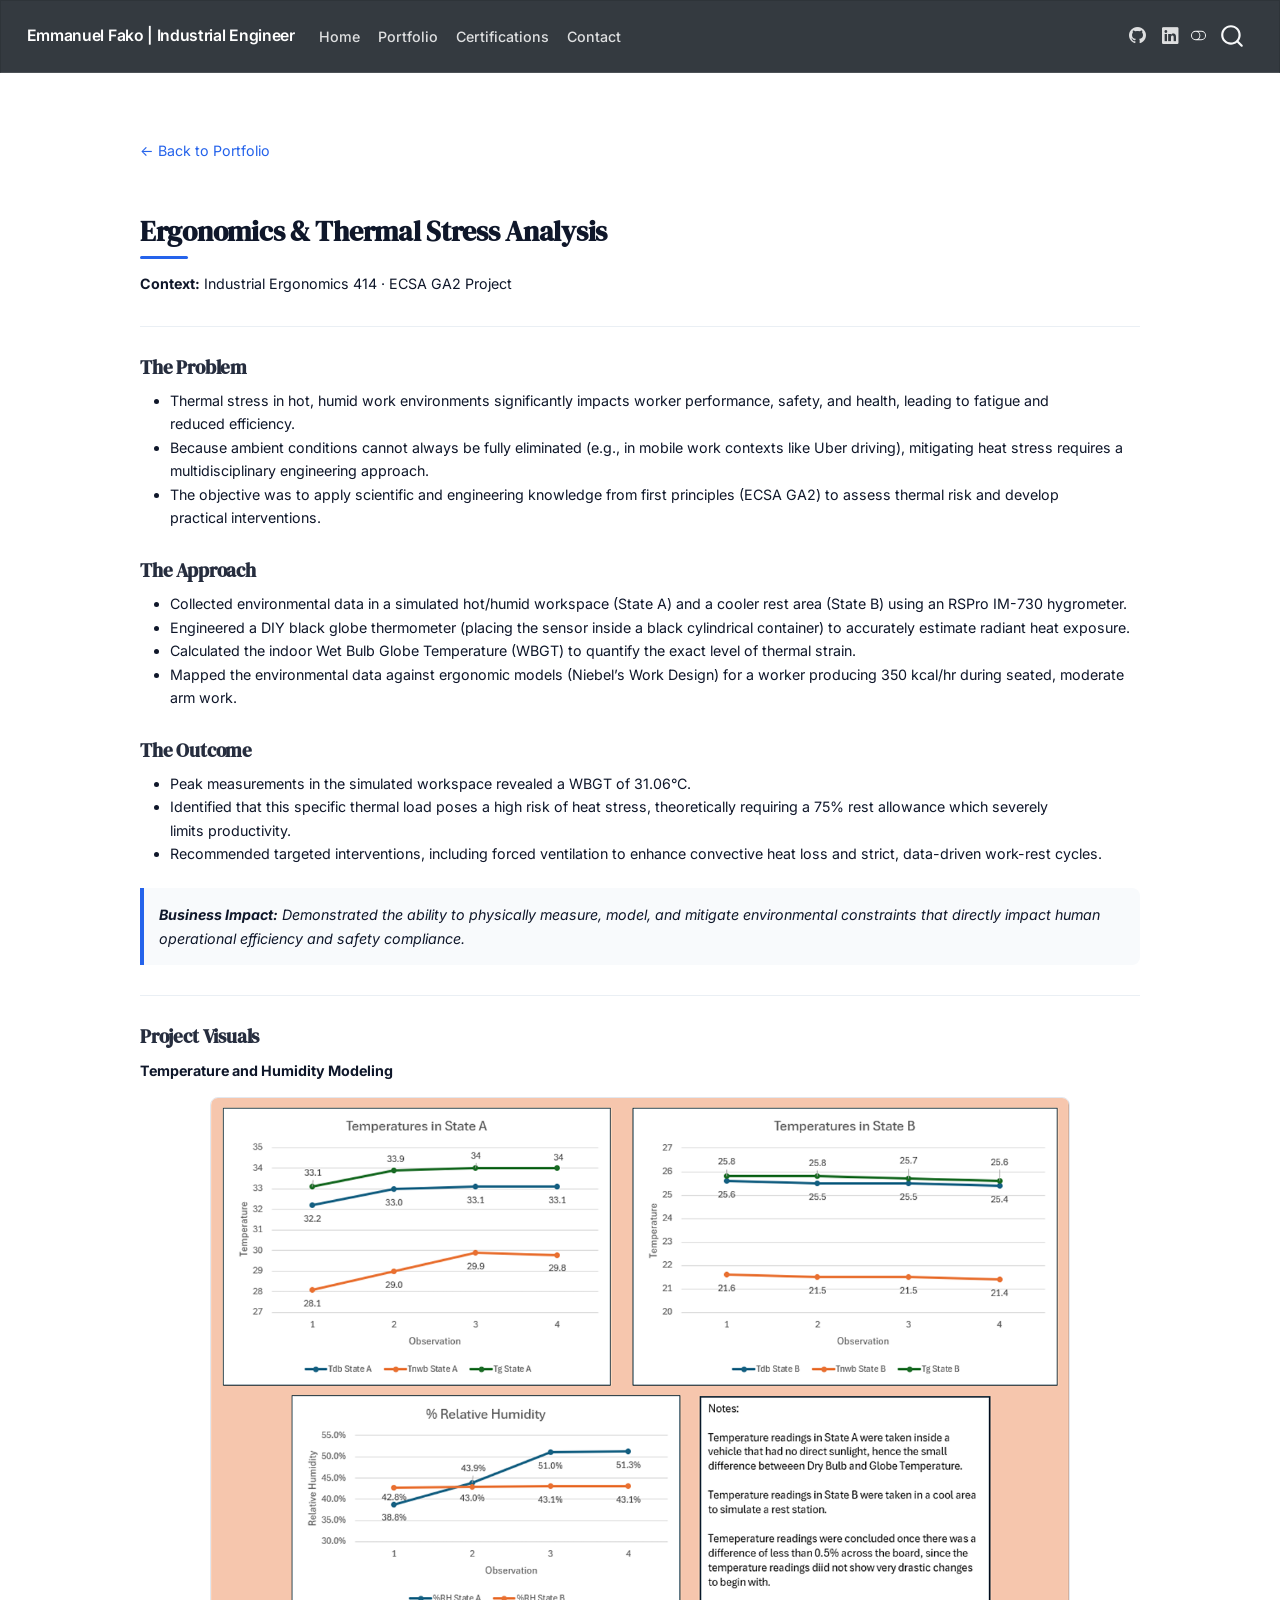
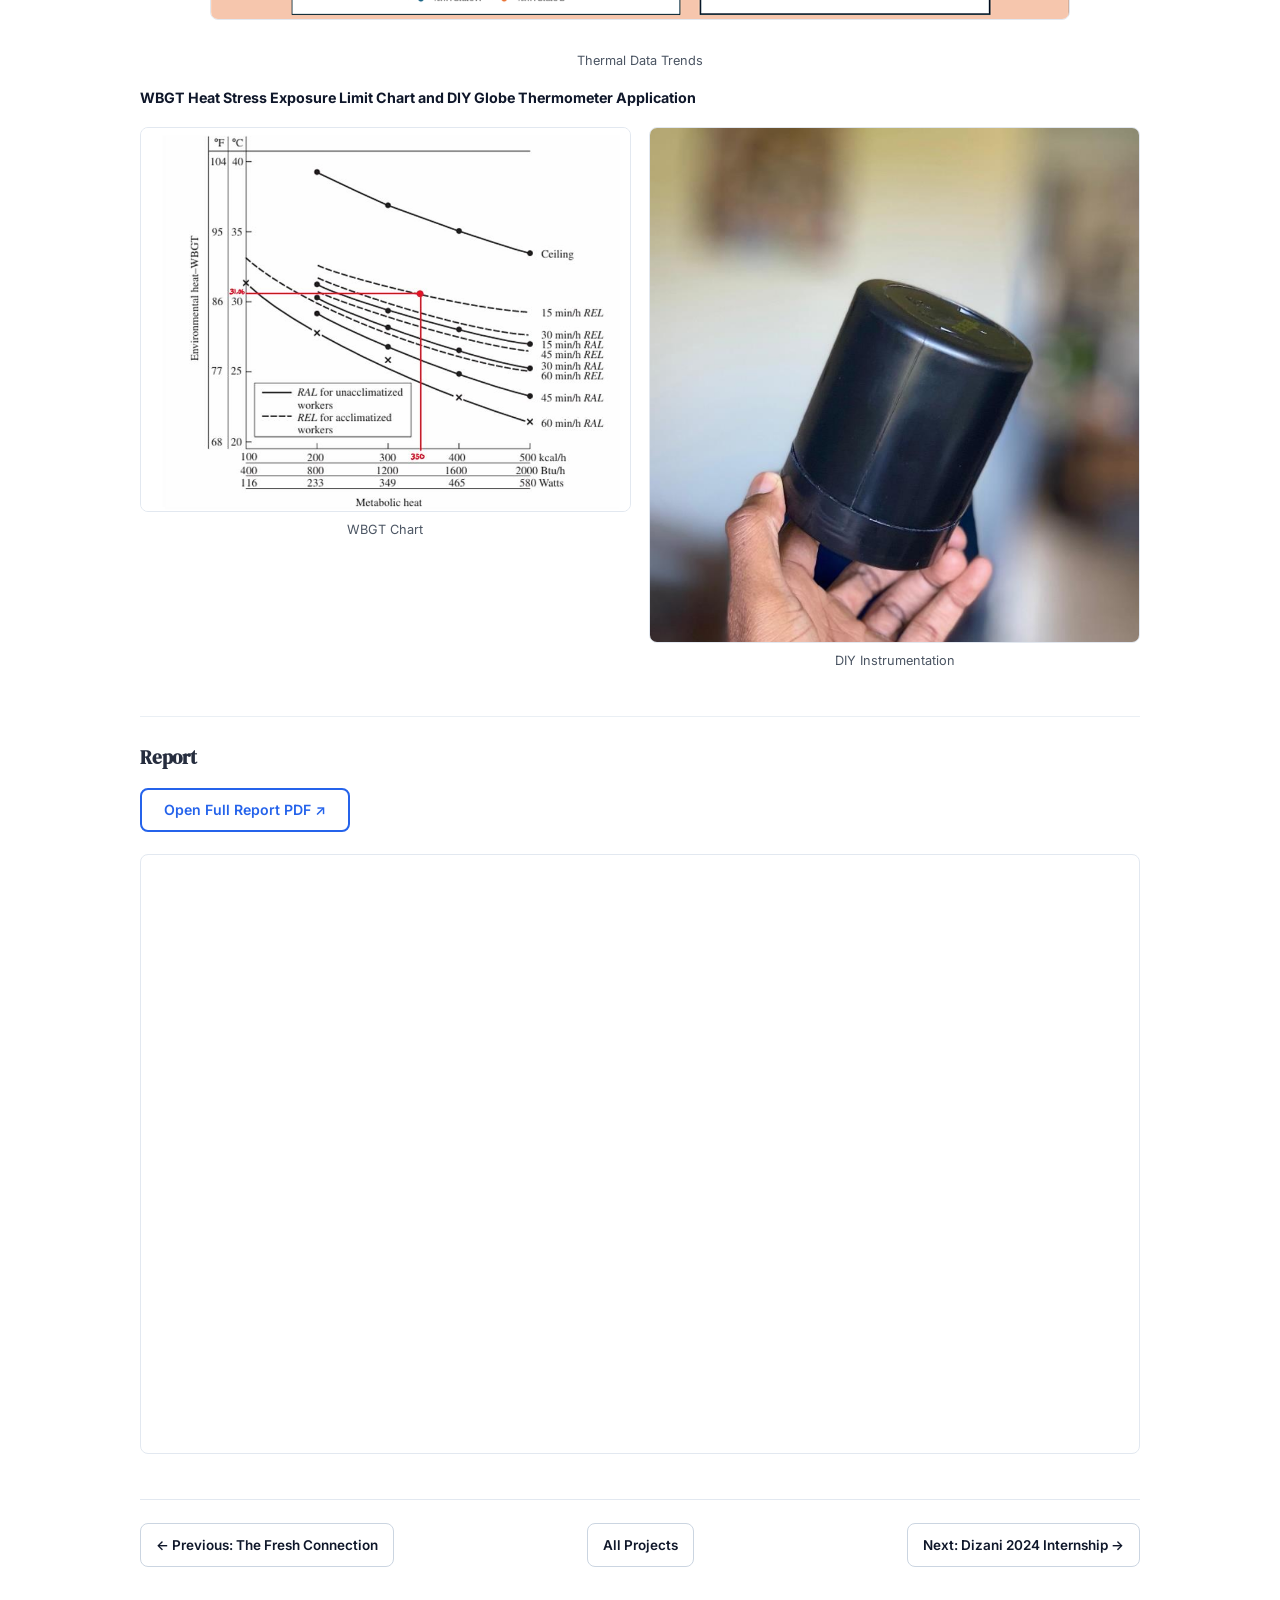
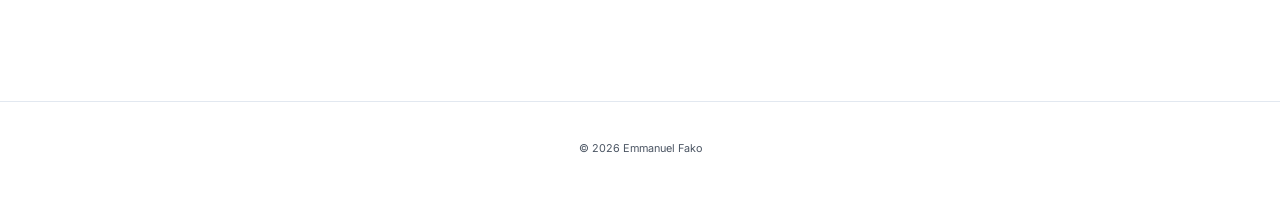
<file: projects/thermal-stress.html>
<!DOCTYPE html>
<html xmlns="http://www.w3.org/1999/xhtml" lang="en" xml:lang="en"><head>

<meta charset="utf-8">
<meta name="generator" content="quarto-1.9.38">

<meta name="viewport" content="width=device-width, initial-scale=1.0, user-scalable=yes">


<title>Ergonomics &amp; Thermal Stress Analysis | Emmanuel Fako – Emmanuel Fako | Industrial Engineer</title>
<style>
/* Default styles provided by pandoc.
** See https://pandoc.org/MANUAL.html#variables-for-html for config info.
*/
code{white-space: pre-wrap;}
span.smallcaps{font-variant: small-caps;}
div.columns{display: flex; gap: min(4vw, 1.5em);}
div.column{flex: auto; overflow-x: auto;}
div.hanging-indent{margin-left: 1.5em; text-indent: -1.5em;}
ul.task-list{list-style: none;}
ul.task-list li input[type="checkbox"] {
  width: 0.8em;
  margin: 0 0.8em 0.2em -1em; /* quarto-specific, see https://github.com/quarto-dev/quarto-cli/issues/4556 */ 
  vertical-align: middle;
}
</style>


<script src="../site_libs/quarto-nav/quarto-nav.js"></script>
<script src="../site_libs/quarto-nav/headroom.min.js"></script>
<script src="../site_libs/clipboard/clipboard.min.js"></script>
<script src="../site_libs/quarto-search/autocomplete.umd.js"></script>
<script src="../site_libs/quarto-search/fuse.min.js"></script>
<script src="../site_libs/quarto-search/quarto-search.js"></script>
<meta name="quarto:offset" content="../">
<link href="..//images/icon.png" rel="icon" type="image/png">
<script src="../site_libs/quarto-html/quarto.js" type="module"></script>
<script src="../site_libs/quarto-html/tabsets/tabsets.js" type="module"></script>
<script src="../site_libs/quarto-html/popper.min.js"></script>
<script src="../site_libs/quarto-html/tippy.umd.min.js"></script>
<script src="../site_libs/quarto-html/anchor.min.js"></script>
<link href="../site_libs/quarto-html/tippy.css" rel="stylesheet">
<link href="../site_libs/quarto-html/quarto-syntax-highlighting-15634bcf2e68342d4ad2dfa704d543f6.css" rel="stylesheet" class="quarto-color-scheme" id="quarto-text-highlighting-styles">
<link href="../site_libs/quarto-html/quarto-syntax-highlighting-dark-0a6b7249c26820e032cb0bd839ff02b1.css" rel="stylesheet" class="quarto-color-scheme quarto-color-alternate" id="quarto-text-highlighting-styles">
<link href="../site_libs/quarto-html/quarto-syntax-highlighting-15634bcf2e68342d4ad2dfa704d543f6.css" rel="stylesheet" class="quarto-color-scheme-extra" id="quarto-text-highlighting-styles">
<script src="../site_libs/bootstrap/bootstrap.min.js"></script>
<link href="../site_libs/bootstrap/bootstrap-icons.css" rel="stylesheet">
<link href="../site_libs/bootstrap/bootstrap-34383ab407711c9051ff0c8b9a65adc8.min.css" rel="stylesheet" append-hash="true" class="quarto-color-scheme" id="quarto-bootstrap" data-mode="light">
<link href="../site_libs/bootstrap/bootstrap-dark-dfa25673fad92089dabd8dce756b1c84.min.css" rel="stylesheet" append-hash="true" class="quarto-color-scheme quarto-color-alternate" id="quarto-bootstrap" data-mode="dark">
<link href="../site_libs/bootstrap/bootstrap-34383ab407711c9051ff0c8b9a65adc8.min.css" rel="stylesheet" append-hash="true" class="quarto-color-scheme-extra" id="quarto-bootstrap" data-mode="light">
<script src="../site_libs/quarto-contrib/glightbox/glightbox.min.js"></script>
<link href="../site_libs/quarto-contrib/glightbox/glightbox.min.css" rel="stylesheet">
<link href="../site_libs/quarto-contrib/glightbox/lightbox.css" rel="stylesheet">
<script id="quarto-search-options" type="application/json">{
  "location": "navbar",
  "copy-button": false,
  "collapse-after": 3,
  "panel-placement": "end",
  "type": "overlay",
  "limit": 50,
  "keyboard-shortcut": [
    "f",
    "/",
    "s"
  ],
  "show-item-context": false,
  "language": {
    "search-no-results-text": "No results",
    "search-matching-documents-text": "matching documents",
    "search-copy-link-title": "Copy link to search",
    "search-hide-matches-text": "Hide additional matches",
    "search-more-match-text": "more match in this document",
    "search-more-matches-text": "more matches in this document",
    "search-clear-button-title": "Clear",
    "search-text-placeholder": "",
    "search-detached-cancel-button-title": "Cancel",
    "search-submit-button-title": "Submit",
    "search-label": "Search"
  }
}</script>
<style>html{ scroll-behavior: smooth; }</style>


<link rel="stylesheet" href="../styles.css">
</head>

<body class="nav-fixed quarto-light"><script id="quarto-html-before-body" type="application/javascript">
    const toggleBodyColorMode = (bsSheetEl) => {
      const mode = bsSheetEl.getAttribute("data-mode");
      const bodyEl = window.document.querySelector("body");
      if (mode === "dark") {
        bodyEl.classList.add("quarto-dark");
        bodyEl.classList.remove("quarto-light");
      } else {
        bodyEl.classList.add("quarto-light");
        bodyEl.classList.remove("quarto-dark");
      }
    }
    const toggleBodyColorPrimary = () => {
      const bsSheetEl = window.document.querySelector("link#quarto-bootstrap:not([rel=disabled-stylesheet])");
      if (bsSheetEl) {
        toggleBodyColorMode(bsSheetEl);
      }
    }
    const setColorSchemeToggle = (alternate) => {
      const toggles = window.document.querySelectorAll('.quarto-color-scheme-toggle');
      for (let i=0; i < toggles.length; i++) {
        const toggle = toggles[i];
        if (toggle) {
          if (alternate) {
            toggle.classList.add("alternate");
          } else {
            toggle.classList.remove("alternate");
          }
        }
      }
    };
    const toggleColorMode = (alternate) => {
      // Switch the stylesheets
      const primaryStylesheets = window.document.querySelectorAll('link.quarto-color-scheme:not(.quarto-color-alternate)');
      const alternateStylesheets = window.document.querySelectorAll('link.quarto-color-scheme.quarto-color-alternate');
      manageTransitions('#quarto-margin-sidebar .nav-link', false);
      if (alternate) {
        // note: dark is layered on light, we don't disable primary!
        enableStylesheet(alternateStylesheets);
        for (const sheetNode of alternateStylesheets) {
          if (sheetNode.id === "quarto-bootstrap") {
            toggleBodyColorMode(sheetNode);
          }
        }
      } else {
        disableStylesheet(alternateStylesheets);
        enableStylesheet(primaryStylesheets)
        toggleBodyColorPrimary();
      }
      manageTransitions('#quarto-margin-sidebar .nav-link', true);
      // Switch the toggles
      setColorSchemeToggle(alternate)
      // Hack to workaround the fact that safari doesn't
      // properly recolor the scrollbar when toggling (#1455)
      if (navigator.userAgent.indexOf('Safari') > 0 && navigator.userAgent.indexOf('Chrome') == -1) {
        manageTransitions("body", false);
        window.scrollTo(0, 1);
        setTimeout(() => {
          window.scrollTo(0, 0);
          manageTransitions("body", true);
        }, 40);
      }
    }
    const disableStylesheet = (stylesheets) => {
      for (let i=0; i < stylesheets.length; i++) {
        const stylesheet = stylesheets[i];
        stylesheet.rel = 'disabled-stylesheet';
      }
    }
    const enableStylesheet = (stylesheets) => {
      for (let i=0; i < stylesheets.length; i++) {
        const stylesheet = stylesheets[i];
        if(stylesheet.rel !== 'stylesheet') { // for Chrome, which will still FOUC without this check
          stylesheet.rel = 'stylesheet';
        }
      }
    }
    const manageTransitions = (selector, allowTransitions) => {
      const els = window.document.querySelectorAll(selector);
      for (let i=0; i < els.length; i++) {
        const el = els[i];
        if (allowTransitions) {
          el.classList.remove('notransition');
        } else {
          el.classList.add('notransition');
        }
      }
    }
    const isFileUrl = () => {
      return window.location.protocol === 'file:';
    }
    const hasAlternateSentinel = () => {
      let styleSentinel = getColorSchemeSentinel();
      if (styleSentinel !== null) {
        return styleSentinel === "alternate";
      } else {
        return false;
      }
    }
    const setStyleSentinel = (alternate) => {
      const value = alternate ? "alternate" : "default";
      if (!isFileUrl()) {
        window.localStorage.setItem("quarto-color-scheme", value);
      } else {
        localAlternateSentinel = value;
      }
    }
    const getColorSchemeSentinel = () => {
      if (!isFileUrl()) {
        const storageValue = window.localStorage.getItem("quarto-color-scheme");
        return storageValue != null ? storageValue : localAlternateSentinel;
      } else {
        return localAlternateSentinel;
      }
    }
    const toggleGiscusIfUsed = (isAlternate, darkModeDefault) => {
      const baseTheme = document.querySelector('#giscus-base-theme')?.value ?? 'light';
      const alternateTheme = document.querySelector('#giscus-alt-theme')?.value ?? 'dark';
      let newTheme = '';
      if(authorPrefersDark) {
        newTheme = isAlternate ? baseTheme : alternateTheme;
      } else {
        newTheme = isAlternate ? alternateTheme : baseTheme;
      }
      const changeGiscusTheme = () => {
        // From: https://github.com/giscus/giscus/issues/336
        const sendMessage = (message) => {
          const iframe = document.querySelector('iframe.giscus-frame');
          if (!iframe) return;
          iframe.contentWindow.postMessage({ giscus: message }, 'https://giscus.app');
        }
        sendMessage({
          setConfig: {
            theme: newTheme
          }
        });
      }
      const isGiscussLoaded = window.document.querySelector('iframe.giscus-frame') !== null;
      if (isGiscussLoaded) {
        changeGiscusTheme();
      }
    };
    const authorPrefersDark = false;
    const darkModeDefault = authorPrefersDark;
      document.querySelector('link#quarto-text-highlighting-styles.quarto-color-scheme-extra').rel = 'disabled-stylesheet';
      document.querySelector('link#quarto-bootstrap.quarto-color-scheme-extra').rel = 'disabled-stylesheet';
    let localAlternateSentinel = darkModeDefault ? 'alternate' : 'default';
    // Dark / light mode switch
    window.quartoToggleColorScheme = () => {
      // Read the current dark / light value
      let toAlternate = !hasAlternateSentinel();
      toggleColorMode(toAlternate);
      setStyleSentinel(toAlternate);
      toggleGiscusIfUsed(toAlternate, darkModeDefault);
      window.dispatchEvent(new Event('resize'));
    };
    // Switch to dark mode if need be
    if (hasAlternateSentinel()) {
      toggleColorMode(true);
    } else {
      toggleColorMode(false);
    }
  </script>

<div id="quarto-search-results"></div>
  <header id="quarto-header" class="headroom fixed-top">
    <nav class="navbar navbar-expand-lg " data-bs-theme="dark">
      <div class="navbar-container container-fluid">
      <div class="navbar-brand-container mx-auto">
    <a class="navbar-brand" href="../index.html">
    <span class="navbar-title">Emmanuel Fako | Industrial Engineer</span>
    </a>
  </div>
            <div id="quarto-search" class="" title="Search"></div>
          <button class="navbar-toggler" type="button" data-bs-toggle="collapse" data-bs-target="#navbarCollapse" aria-controls="navbarCollapse" role="menu" aria-expanded="false" aria-label="Toggle navigation" onclick="if (window.quartoToggleHeadroom) { window.quartoToggleHeadroom(); }">
  <span class="navbar-toggler-icon"></span>
</button>
          <div class="collapse navbar-collapse" id="navbarCollapse">
            <ul class="navbar-nav navbar-nav-scroll me-auto">
  <li class="nav-item">
    <a class="nav-link" href="../index.html"> 
<span class="menu-text">Home</span></a>
  </li>  
  <li class="nav-item">
    <a class="nav-link" href="../portfolio.html"> 
<span class="menu-text">Portfolio</span></a>
  </li>  
  <li class="nav-item">
    <a class="nav-link" href="../certifications.html"> 
<span class="menu-text">Certifications</span></a>
  </li>  
  <li class="nav-item">
    <a class="nav-link" href="../contact.html"> 
<span class="menu-text">Contact</span></a>
  </li>  
</ul>
            <ul class="navbar-nav navbar-nav-scroll ms-auto">
  <li class="nav-item compact">
    <a class="nav-link" href="https://github.com/Eman-tron"> <i class="bi bi-github" role="img" aria-label="GitHub">
</i> 
<span class="menu-text"></span></a>
  </li>  
  <li class="nav-item compact">
    <a class="nav-link" href="https://linkedin.com/in/emmanuel-fako-773180364"> <i class="bi bi-linkedin" role="img" aria-label="LinkedIn">
</i> 
<span class="menu-text"></span></a>
  </li>  
</ul>
          </div> <!-- /navcollapse -->
            <div class="quarto-navbar-tools">
  <a href="" class="quarto-color-scheme-toggle quarto-navigation-tool  px-1" onclick="window.quartoToggleColorScheme(); return false;" title="Toggle dark mode"><i class="bi"></i></a>
</div>
      </div> <!-- /container-fluid -->
    </nav>
</header>
<!-- content -->
<div id="quarto-content" class="quarto-container page-columns page-rows-contents page-layout-full page-navbar">
<!-- sidebar -->
<!-- margin-sidebar -->
    
<!-- main -->
<main class="content column-page" id="quarto-document-content"><header id="title-block-header" class="quarto-title-block"></header>





<section>
<p><a href="../portfolio.html">← Back to Portfolio</a></p>
<section id="ergonomics-thermal-stress-analysis" class="level1 section-title">
<h1 class="section-title">Ergonomics &amp; Thermal Stress Analysis</h1>
<p><strong>Context:</strong> Industrial Ergonomics 414 · ECSA GA2 Project</p>
<hr>
<section id="the-problem" class="level3">
<h3 class="anchored" data-anchor-id="the-problem">The Problem</h3>
<ul>
<li>Thermal stress in hot, humid work environments significantly impacts worker performance, safety, and health, leading to fatigue and reduced efficiency.</li>
<li>Because ambient conditions cannot always be fully eliminated (e.g., in mobile work contexts like Uber driving), mitigating heat stress requires a multidisciplinary engineering approach.</li>
<li>The objective was to apply scientific and engineering knowledge from first principles (ECSA GA2) to assess thermal risk and develop practical interventions.</li>
</ul>
</section>
<section id="the-approach" class="level3">
<h3 class="anchored" data-anchor-id="the-approach">The Approach</h3>
<ul>
<li>Collected environmental data in a simulated hot/humid workspace (State A) and a cooler rest area (State B) using an RSPro IM-730 hygrometer.</li>
<li>Engineered a DIY black globe thermometer (placing the sensor inside a black cylindrical container) to accurately estimate radiant heat exposure.</li>
<li>Calculated the indoor Wet Bulb Globe Temperature (WBGT) to quantify the exact level of thermal strain.</li>
<li>Mapped the environmental data against ergonomic models (Niebel’s Work Design) for a worker producing 350 kcal/hr during seated, moderate arm work.</li>
</ul>
</section>
<section id="the-outcome" class="level3">
<h3 class="anchored" data-anchor-id="the-outcome">The Outcome</h3>
<ul>
<li>Peak measurements in the simulated workspace revealed a WBGT of 31.06°C.</li>
<li>Identified that this specific thermal load poses a high risk of heat stress, theoretically requiring a 75% rest allowance which severely limits productivity.</li>
<li>Recommended targeted interventions, including forced ventilation to enhance convective heat loss and strict, data-driven work-rest cycles.</li>
</ul>
<blockquote class="blockquote">
<p><strong>Business Impact:</strong> Demonstrated the ability to physically measure, model, and mitigate environmental constraints that directly impact human operational efficiency and safety compliance.</p>
</blockquote>
<hr>
</section>
<section id="project-visuals" class="level3">
<h3 class="anchored" data-anchor-id="project-visuals">Project Visuals</h3>
<p><strong>Temperature and Humidity Modeling</strong></p>
<div class="quarto-figure quarto-figure-center">
<figure class="figure">
<p><a href="../images/ergonomics_graphs.png" class="lightbox" data-gallery="quarto-lightbox-gallery-1" title="Thermal Data Trends"><img src="../images/ergonomics_graphs.png" class="img-fluid figure-img" alt="Thermal Data Trends"></a></p>
<figcaption>Thermal Data Trends</figcaption>
</figure>
</div>
<p><strong>WBGT Heat Stress Exposure Limit Chart and DIY Globe Thermometer Application</strong></p>
<div class="quarto-layout-panel" data-layout-ncol="2">
<div class="quarto-layout-row">
<div class="quarto-layout-cell" style="flex-basis: 50.0%;justify-content: flex-start;">
<div class="quarto-figure quarto-figure-center">
<figure class="figure">
<p><a href="../images/metabolicheat.png" class="lightbox" data-gallery="quarto-lightbox-gallery-2" title="WBGT Chart"><img src="../images/metabolicheat.png" class="img-fluid figure-img" alt="WBGT Chart"></a></p>
<figcaption>WBGT Chart</figcaption>
</figure>
</div>
</div>
<div class="quarto-layout-cell" style="flex-basis: 50.0%;justify-content: flex-start;">
<div class="quarto-figure quarto-figure-center">
<figure class="figure">
<p><a href="../images/diy_globe.png" class="lightbox" data-gallery="quarto-lightbox-gallery-3" title="DIY Instrumentation"><img src="../images/diy_globe.png" class="img-fluid figure-img" alt="DIY Instrumentation"></a></p>
<figcaption>DIY Instrumentation</figcaption>
</figure>
</div>
</div>
</div>
</div>
<hr>
</section>
<section id="report" class="level3">
<h3 class="anchored" data-anchor-id="report">Report</h3>
<div class="case-actions">
<p><a href="../images/ergos_report.pdf" class="btn-secondary" target="_blank">Open Full Report PDF ↗</a></p>
</div>
<iframe src="../images/ergos_report.pdf" title="Ergonomics Thermal Stress Report PDF">
</iframe>
<div class="case-nav">
<div class="case-nav-prev">
<p><a href="../projects/fresh-connection.html">← Previous: The Fresh Connection</a></p>
</div>
<div class="case-nav-index">
<p><a href="../portfolio.html">All Projects</a></p>
</div>
<div class="case-nav-next">
<p><a href="../projects/dizani-2024.html">Next: Dizani 2024 Internship →</a></p>
</div>
</div>
</section>
</section>
</section>



</main> <!-- /main -->
<script id="quarto-html-after-body" type="application/javascript">
  window.document.addEventListener("DOMContentLoaded", function (event) {
    // Ensure there is a toggle, if there isn't float one in the top right
    if (window.document.querySelector('.quarto-color-scheme-toggle') === null) {
      const a = window.document.createElement('a');
      a.classList.add('top-right');
      a.classList.add('quarto-color-scheme-toggle');
      a.href = "";
      a.onclick = function() { try { window.quartoToggleColorScheme(); } catch {} return false; };
      const i = window.document.createElement("i");
      i.classList.add('bi');
      a.appendChild(i);
      window.document.body.appendChild(a);
    }
    setColorSchemeToggle(hasAlternateSentinel())
    const icon = "";
    const anchorJS = new window.AnchorJS();
    anchorJS.options = {
      placement: 'right',
      icon: icon
    };
    anchorJS.add('.anchored');
    const isCodeAnnotation = (el) => {
      for (const clz of el.classList) {
        if (clz.startsWith('code-annotation-')) {                     
          return true;
        }
      }
      return false;
    }
    const onCopySuccess = function(e) {
      // button target
      const button = e.trigger;
      // don't keep focus
      button.blur();
      // flash "checked"
      button.classList.add('code-copy-button-checked');
      var currentTitle = button.getAttribute("title");
      button.setAttribute("title", "Copied!");
      let tooltip;
      if (window.bootstrap) {
        button.setAttribute("data-bs-toggle", "tooltip");
        button.setAttribute("data-bs-placement", "left");
        button.setAttribute("data-bs-title", "Copied!");
        tooltip = new bootstrap.Tooltip(button, 
          { trigger: "manual", 
            customClass: "code-copy-button-tooltip",
            offset: [0, -8]});
        tooltip.show();    
      }
      setTimeout(function() {
        if (tooltip) {
          tooltip.hide();
          button.removeAttribute("data-bs-title");
          button.removeAttribute("data-bs-toggle");
          button.removeAttribute("data-bs-placement");
        }
        button.setAttribute("title", currentTitle);
        button.classList.remove('code-copy-button-checked');
      }, 1000);
      // clear code selection
      e.clearSelection();
    }
    const getTextToCopy = function(trigger) {
      const outerScaffold = trigger.parentElement.cloneNode(true);
      const codeEl = outerScaffold.querySelector('code');
      for (const childEl of codeEl.children) {
        if (isCodeAnnotation(childEl)) {
          childEl.remove();
        }
      }
      return codeEl.innerText;
    }
    const clipboard = new window.ClipboardJS('.code-copy-button:not([data-in-quarto-modal])', {
      text: getTextToCopy
    });
    clipboard.on('success', onCopySuccess);
    if (window.document.getElementById('quarto-embedded-source-code-modal')) {
      const clipboardModal = new window.ClipboardJS('.code-copy-button[data-in-quarto-modal]', {
        text: getTextToCopy,
        container: window.document.getElementById('quarto-embedded-source-code-modal')
      });
      clipboardModal.on('success', onCopySuccess);
    }
      var localhostRegex = new RegExp(/^(?:http|https):\/\/localhost\:?[0-9]*\//);
      var mailtoRegex = new RegExp(/^mailto:/);
        var filterRegex = new RegExp("^(?:http:|https:)\/\/(?:eman-tron\.github\.io|Eman-tron\.github\.io|localhost|127\.0\.0\.1)");
      var isInternal = (href) => {
          return filterRegex.test(href) || localhostRegex.test(href) || mailtoRegex.test(href);
      }
      // Inspect non-navigation links and adorn them if external
     var links = window.document.querySelectorAll('a[href]:not(.nav-link):not(.navbar-brand):not(.toc-action):not(.sidebar-link):not(.sidebar-item-toggle):not(.pagination-link):not(.no-external):not([aria-hidden]):not(.dropdown-item):not(.quarto-navigation-tool):not(.about-link)');
      for (var i=0; i<links.length; i++) {
        const link = links[i];
        if (!isInternal(link.href)) {
          // undo the damage that might have been done by quarto-nav.js in the case of
          // links that we want to consider external
          if (link.dataset.originalHref !== undefined) {
            link.href = link.dataset.originalHref;
          }
            // target, if specified
            link.setAttribute("target", "_blank");
            if (link.getAttribute("rel") === null) {
              link.setAttribute("rel", "noopener");
            }
        }
      }
    function tippyHover(el, contentFn, onTriggerFn, onUntriggerFn) {
      const config = {
        allowHTML: true,
        maxWidth: 500,
        delay: 100,
        arrow: false,
        appendTo: function(el) {
            return el.parentElement;
        },
        interactive: true,
        interactiveBorder: 10,
        theme: 'quarto',
        placement: 'bottom-start',
      };
      if (contentFn) {
        config.content = contentFn;
      }
      if (onTriggerFn) {
        config.onTrigger = onTriggerFn;
      }
      if (onUntriggerFn) {
        config.onUntrigger = onUntriggerFn;
      }
      window.tippy(el, config); 
    }
    const noterefs = window.document.querySelectorAll('a[role="doc-noteref"]');
    for (var i=0; i<noterefs.length; i++) {
      const ref = noterefs[i];
      tippyHover(ref, function() {
        // use id or data attribute instead here
        let href = ref.getAttribute('data-footnote-href') || ref.getAttribute('href');
        try { href = new URL(href).hash; } catch {}
        const id = href.replace(/^#\/?/, "");
        const note = window.document.getElementById(id);
        if (note) {
          return note.innerHTML;
        } else {
          return "";
        }
      });
    }
    const xrefs = window.document.querySelectorAll('a.quarto-xref');
    const processXRef = (id, note) => {
      // Strip column container classes
      const stripColumnClz = (el) => {
        el.classList.remove("page-full", "page-columns");
        if (el.children) {
          for (const child of el.children) {
            stripColumnClz(child);
          }
        }
      }
      stripColumnClz(note)
      if (id === null || id.startsWith('sec-')) {
        // Special case sections, only their first couple elements
        const container = document.createElement("div");
        if (note.children && note.children.length > 2) {
          container.appendChild(note.children[0].cloneNode(true));
          for (let i = 1; i < note.children.length; i++) {
            const child = note.children[i];
            if (child.tagName === "P" && child.innerText === "") {
              continue;
            } else {
              container.appendChild(child.cloneNode(true));
              break;
            }
          }
          if (window.Quarto?.typesetMath) {
            window.Quarto.typesetMath(container);
          }
          return container.innerHTML
        } else {
          if (window.Quarto?.typesetMath) {
            window.Quarto.typesetMath(note);
          }
          return note.innerHTML;
        }
      } else {
        // Remove any anchor links if they are present
        const anchorLink = note.querySelector('a.anchorjs-link');
        if (anchorLink) {
          anchorLink.remove();
        }
        if (window.Quarto?.typesetMath) {
          window.Quarto.typesetMath(note);
        }
        if (note.classList.contains("callout")) {
          return note.outerHTML;
        } else {
          return note.innerHTML;
        }
      }
    }
    for (var i=0; i<xrefs.length; i++) {
      const xref = xrefs[i];
      tippyHover(xref, undefined, function(instance) {
        instance.disable();
        let url = xref.getAttribute('href');
        let hash = undefined; 
        if (url.startsWith('#')) {
          hash = url;
        } else {
          try { hash = new URL(url).hash; } catch {}
        }
        if (hash) {
          const id = hash.replace(/^#\/?/, "");
          const note = window.document.getElementById(id);
          if (note !== null) {
            try {
              const html = processXRef(id, note.cloneNode(true));
              instance.setContent(html);
            } finally {
              instance.enable();
              instance.show();
            }
          } else {
            // See if we can fetch this
            fetch(url.split('#')[0])
            .then(res => res.text())
            .then(html => {
              const parser = new DOMParser();
              const htmlDoc = parser.parseFromString(html, "text/html");
              const note = htmlDoc.getElementById(id);
              if (note !== null) {
                const html = processXRef(id, note);
                instance.setContent(html);
              } 
            }).finally(() => {
              instance.enable();
              instance.show();
            });
          }
        } else {
          // See if we can fetch a full url (with no hash to target)
          // This is a special case and we should probably do some content thinning / targeting
          fetch(url)
          .then(res => res.text())
          .then(html => {
            const parser = new DOMParser();
            const htmlDoc = parser.parseFromString(html, "text/html");
            const note = htmlDoc.querySelector('main.content');
            if (note !== null) {
              // This should only happen for chapter cross references
              // (since there is no id in the URL)
              // remove the first header
              if (note.children.length > 0 && note.children[0].tagName === "HEADER") {
                note.children[0].remove();
              }
              const html = processXRef(null, note);
              instance.setContent(html);
            } 
          }).finally(() => {
            instance.enable();
            instance.show();
          });
        }
      }, function(instance) {
      });
    }
        let selectedAnnoteEl;
        const selectorForAnnotation = ( cell, annotation) => {
          let cellAttr = 'data-code-cell="' + cell + '"';
          let lineAttr = 'data-code-annotation="' +  annotation + '"';
          const selector = 'span[' + cellAttr + '][' + lineAttr + ']';
          return selector;
        }
        const selectCodeLines = (annoteEl) => {
          const doc = window.document;
          const targetCell = annoteEl.getAttribute("data-target-cell");
          const targetAnnotation = annoteEl.getAttribute("data-target-annotation");
          const annoteSpan = window.document.querySelector(selectorForAnnotation(targetCell, targetAnnotation));
          const lines = annoteSpan.getAttribute("data-code-lines").split(",");
          const lineIds = lines.map((line) => {
            return targetCell + "-" + line;
          })
          let top = null;
          let height = null;
          let parent = null;
          if (lineIds.length > 0) {
              //compute the position of the single el (top and bottom and make a div)
              const el = window.document.getElementById(lineIds[0]);
              top = el.offsetTop;
              height = el.offsetHeight;
              parent = el.parentElement.parentElement;
            if (lineIds.length > 1) {
              const lastEl = window.document.getElementById(lineIds[lineIds.length - 1]);
              const bottom = lastEl.offsetTop + lastEl.offsetHeight;
              height = bottom - top;
            }
            if (top !== null && height !== null && parent !== null) {
              // cook up a div (if necessary) and position it 
              let div = window.document.getElementById("code-annotation-line-highlight");
              if (div === null) {
                div = window.document.createElement("div");
                div.setAttribute("id", "code-annotation-line-highlight");
                div.style.position = 'absolute';
                parent.appendChild(div);
              }
              div.style.top = top - 2 + "px";
              div.style.height = height + 4 + "px";
              div.style.left = 0;
              let gutterDiv = window.document.getElementById("code-annotation-line-highlight-gutter");
              if (gutterDiv === null) {
                gutterDiv = window.document.createElement("div");
                gutterDiv.setAttribute("id", "code-annotation-line-highlight-gutter");
                gutterDiv.style.position = 'absolute';
                const codeCell = window.document.getElementById(targetCell);
                const gutter = codeCell.querySelector('.code-annotation-gutter');
                gutter.appendChild(gutterDiv);
              }
              gutterDiv.style.top = top - 2 + "px";
              gutterDiv.style.height = height + 4 + "px";
            }
            selectedAnnoteEl = annoteEl;
          }
        };
        const unselectCodeLines = () => {
          const elementsIds = ["code-annotation-line-highlight", "code-annotation-line-highlight-gutter"];
          elementsIds.forEach((elId) => {
            const div = window.document.getElementById(elId);
            if (div) {
              div.remove();
            }
          });
          selectedAnnoteEl = undefined;
        };
          // Handle positioning of the toggle
      window.addEventListener(
        "resize",
        throttle(() => {
          elRect = undefined;
          if (selectedAnnoteEl) {
            selectCodeLines(selectedAnnoteEl);
          }
        }, 10)
      );
      function throttle(fn, ms) {
      let throttle = false;
      let timer;
        return (...args) => {
          if(!throttle) { // first call gets through
              fn.apply(this, args);
              throttle = true;
          } else { // all the others get throttled
              if(timer) clearTimeout(timer); // cancel #2
              timer = setTimeout(() => {
                fn.apply(this, args);
                timer = throttle = false;
              }, ms);
          }
        };
      }
        // Attach click handler to the DT
        const annoteDls = window.document.querySelectorAll('dt[data-target-cell]');
        for (const annoteDlNode of annoteDls) {
          annoteDlNode.addEventListener('click', (event) => {
            const clickedEl = event.target;
            if (clickedEl !== selectedAnnoteEl) {
              unselectCodeLines();
              const activeEl = window.document.querySelector('dt[data-target-cell].code-annotation-active');
              if (activeEl) {
                activeEl.classList.remove('code-annotation-active');
              }
              selectCodeLines(clickedEl);
              clickedEl.classList.add('code-annotation-active');
            } else {
              // Unselect the line
              unselectCodeLines();
              clickedEl.classList.remove('code-annotation-active');
            }
          });
        }
    const findCites = (el) => {
      const parentEl = el.parentElement;
      if (parentEl) {
        const cites = parentEl.dataset.cites;
        if (cites) {
          return {
            el,
            cites: cites.split(' ')
          };
        } else {
          return findCites(el.parentElement)
        }
      } else {
        return undefined;
      }
    };
    var bibliorefs = window.document.querySelectorAll('a[role="doc-biblioref"]');
    for (var i=0; i<bibliorefs.length; i++) {
      const ref = bibliorefs[i];
      const citeInfo = findCites(ref);
      if (citeInfo) {
        tippyHover(citeInfo.el, function() {
          var popup = window.document.createElement('div');
          citeInfo.cites.forEach(function(cite) {
            var citeDiv = window.document.createElement('div');
            citeDiv.classList.add('hanging-indent');
            citeDiv.classList.add('csl-entry');
            var biblioDiv = window.document.getElementById('ref-' + cite);
            if (biblioDiv) {
              citeDiv.innerHTML = biblioDiv.innerHTML;
            }
            popup.appendChild(citeDiv);
          });
          return popup.innerHTML;
        });
      }
    }
  });
  </script>
</div> <!-- /content -->
<footer class="footer">
  <div class="nav-footer">
    <div class="nav-footer-left">
      &nbsp;
    </div>   
    <div class="nav-footer-center">
<p>© 2026 Emmanuel Fako</p>
</div>
    <div class="nav-footer-right">
      &nbsp;
    </div>
  </div>
</footer>
<script>var lightboxQuarto = GLightbox({"closeEffect":"zoom","descPosition":"bottom","loop":false,"openEffect":"zoom","selector":".lightbox"});
(function() {
  let previousOnload = window.onload;
  window.onload = () => {
    if (previousOnload) {
      previousOnload();
    }
    lightboxQuarto.on('slide_before_load', (data) => {
      const { slideIndex, slideNode, slideConfig, player, trigger } = data;
      const href = trigger.getAttribute('href');
      if (href !== null) {
        const imgEl = window.document.querySelector(`a[href="${href}"] img`);
        if (imgEl !== null) {
          const srcAttr = imgEl.getAttribute("src");
          if (srcAttr && srcAttr.startsWith("data:")) {
            slideConfig.href = srcAttr;
          }
        }
      } 
    });
  
    lightboxQuarto.on('slide_after_load', (data) => {
      const { slideIndex, slideNode, slideConfig, player, trigger } = data;
      if (window.Quarto?.typesetMath) {
        window.Quarto.typesetMath(slideNode);
      }
    });
  
  };
  
})();
          </script>




<script src="../site_libs/quarto-html/zenscroll-min.js"></script>
</body></html>
</file>
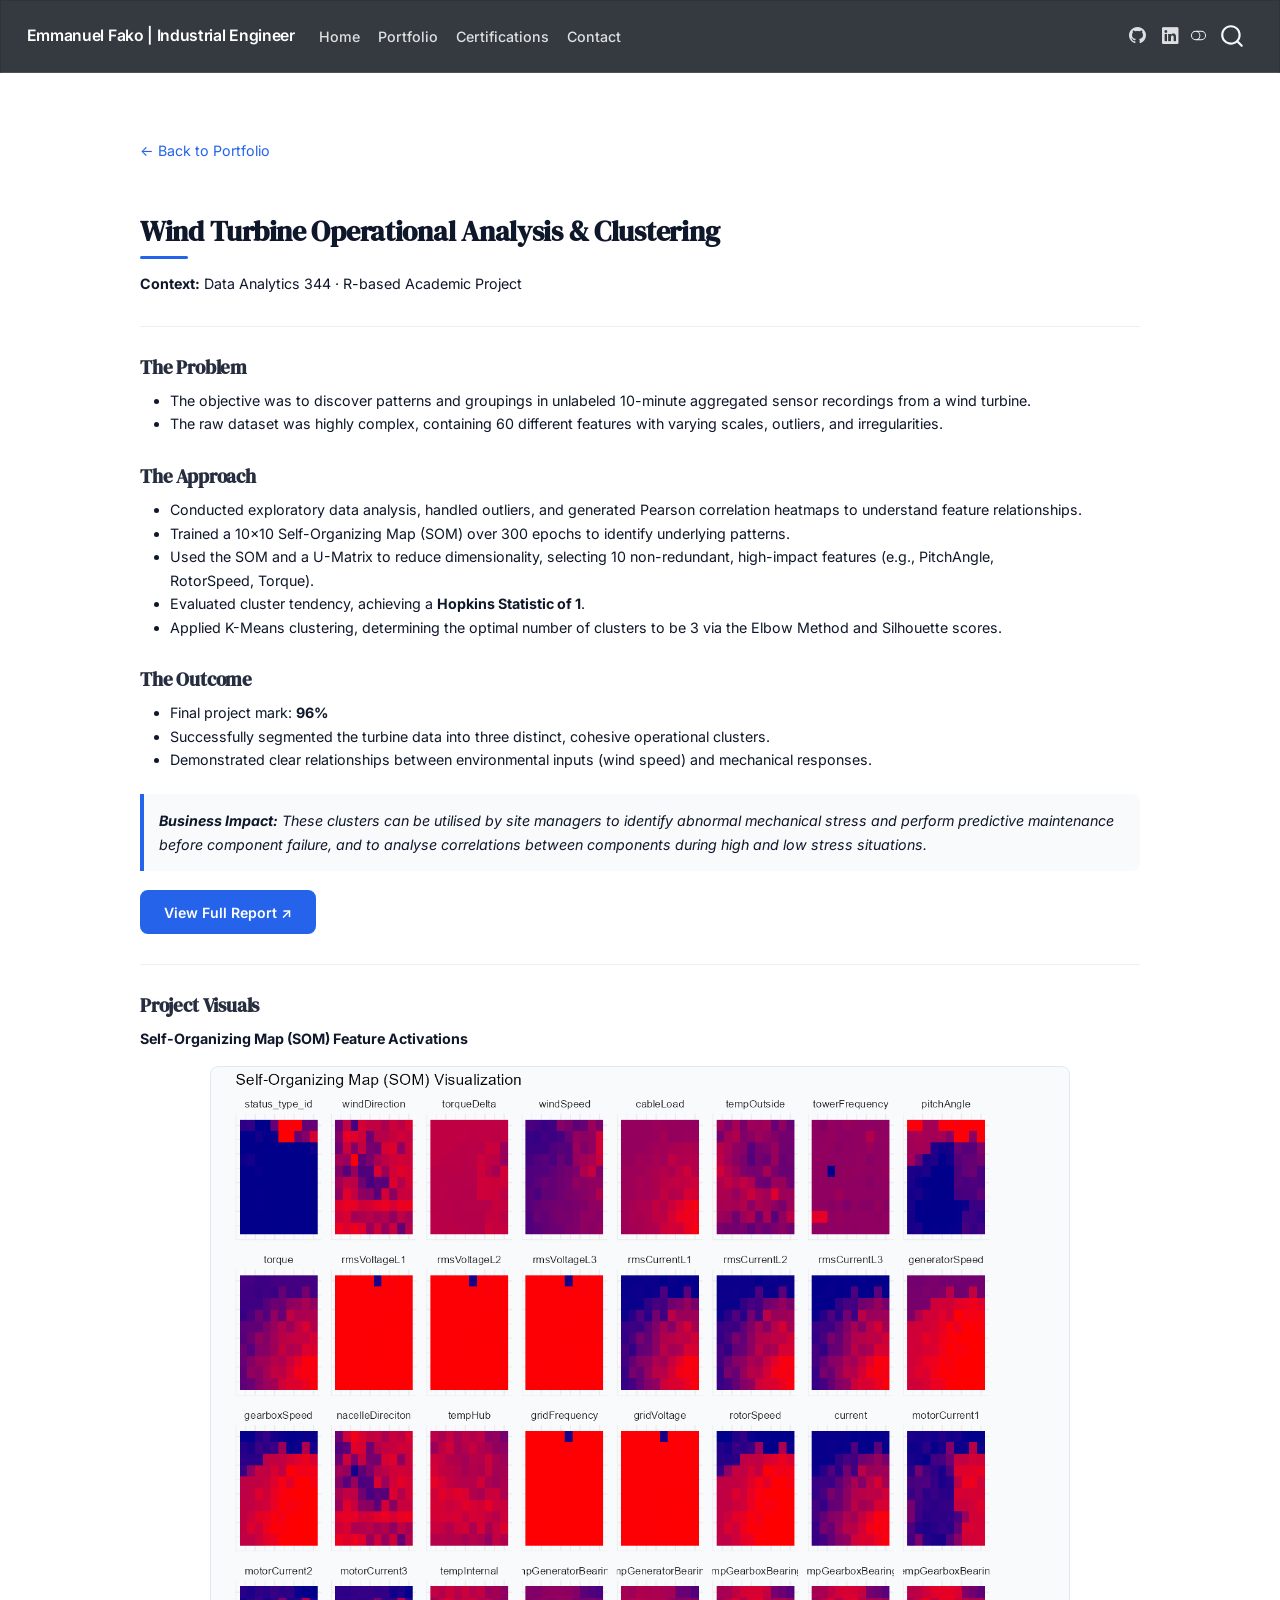
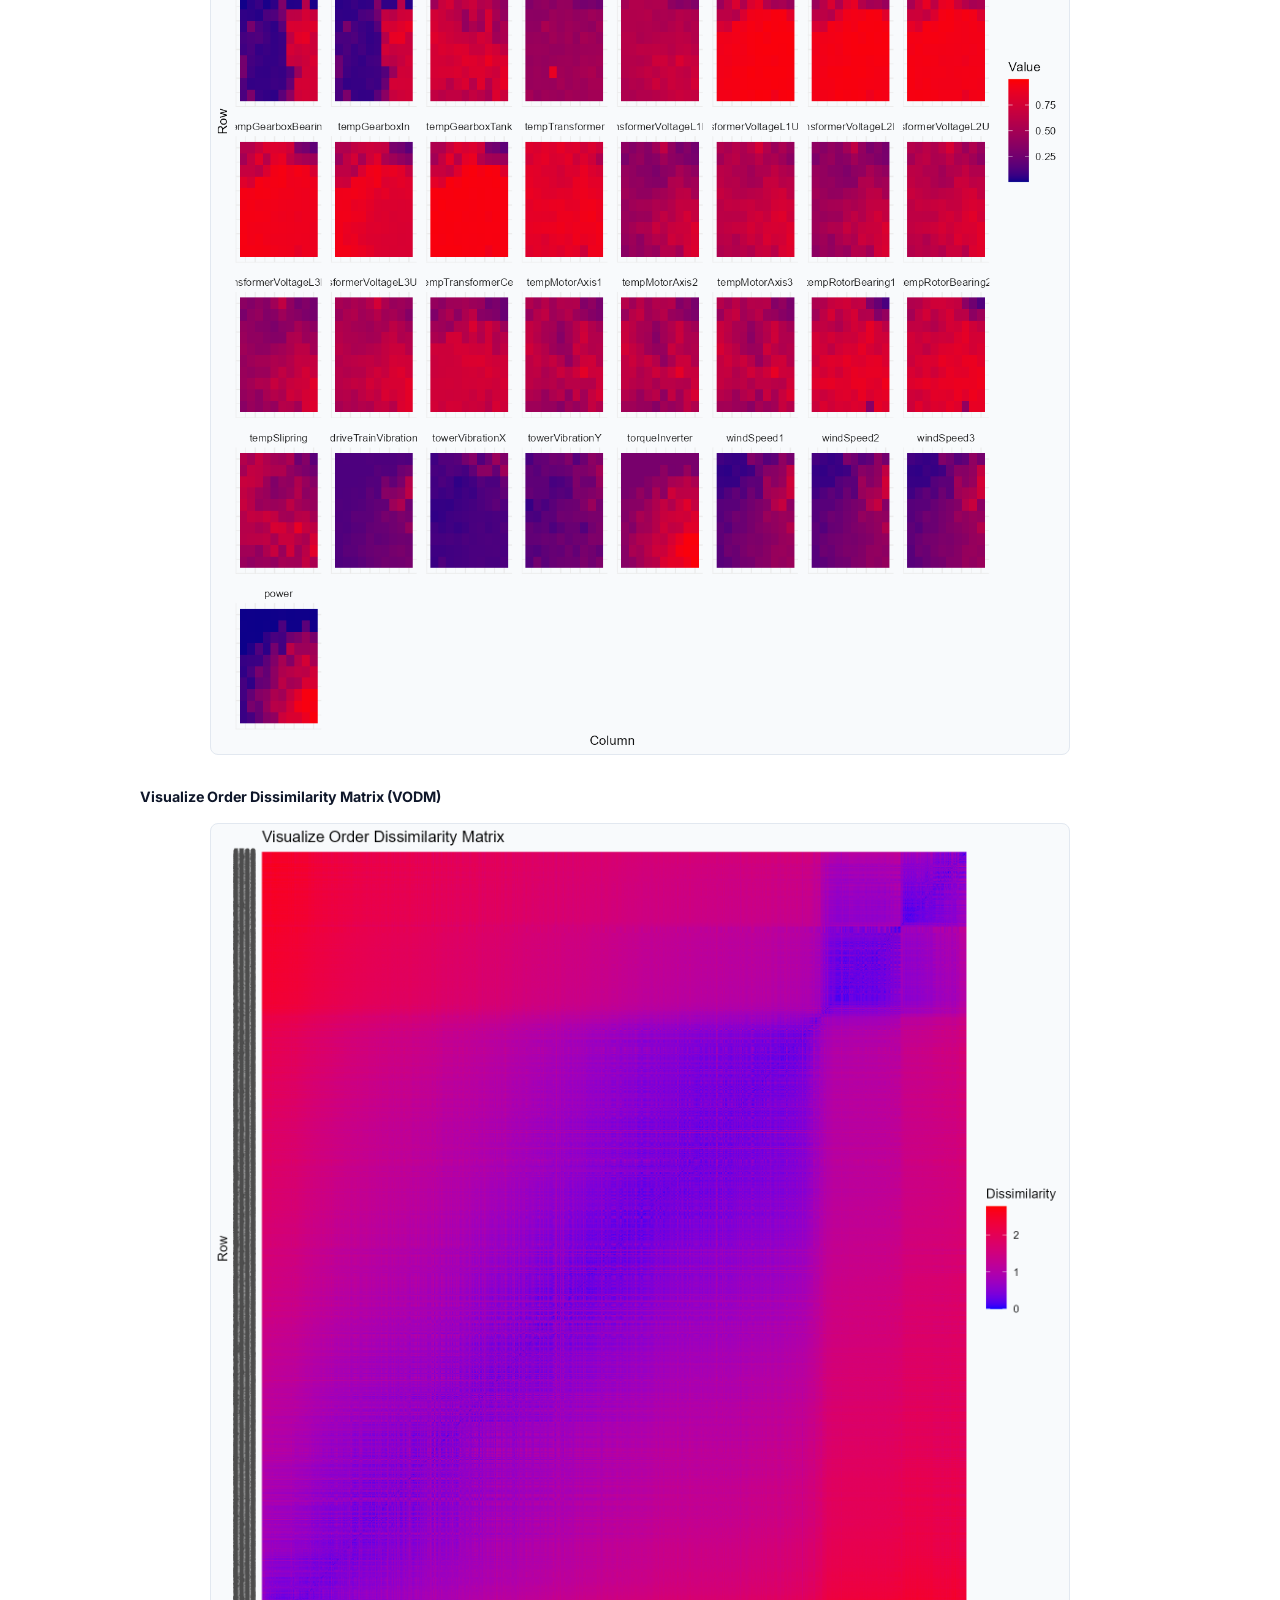
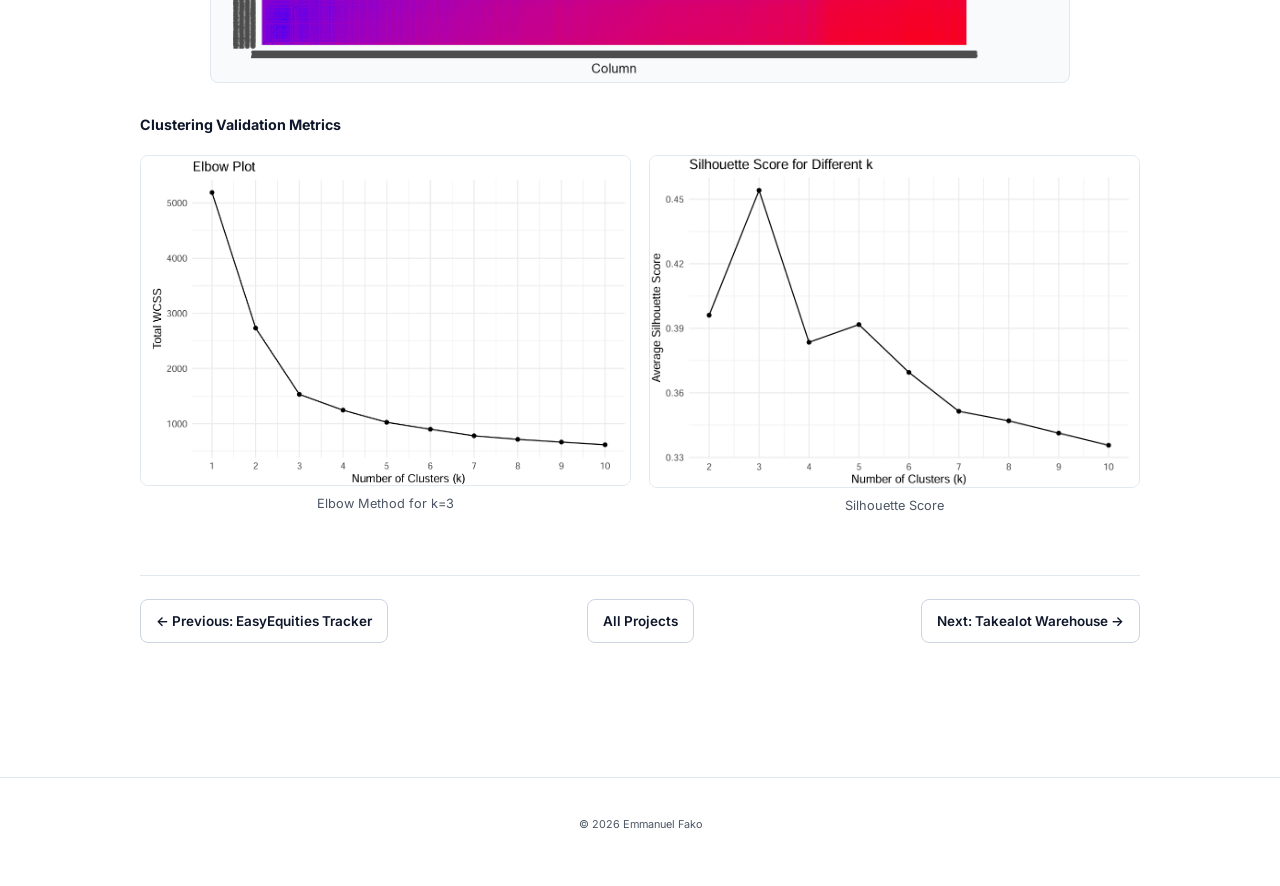
<file: projects/wind-turbine.html>
<!DOCTYPE html>
<html xmlns="http://www.w3.org/1999/xhtml" lang="en" xml:lang="en"><head>

<meta charset="utf-8">
<meta name="generator" content="quarto-1.9.38">

<meta name="viewport" content="width=device-width, initial-scale=1.0, user-scalable=yes">


<title>Wind Turbine Operational Analysis | Emmanuel Fako – Emmanuel Fako | Industrial Engineer</title>
<style>
/* Default styles provided by pandoc.
** See https://pandoc.org/MANUAL.html#variables-for-html for config info.
*/
code{white-space: pre-wrap;}
span.smallcaps{font-variant: small-caps;}
div.columns{display: flex; gap: min(4vw, 1.5em);}
div.column{flex: auto; overflow-x: auto;}
div.hanging-indent{margin-left: 1.5em; text-indent: -1.5em;}
ul.task-list{list-style: none;}
ul.task-list li input[type="checkbox"] {
  width: 0.8em;
  margin: 0 0.8em 0.2em -1em; /* quarto-specific, see https://github.com/quarto-dev/quarto-cli/issues/4556 */ 
  vertical-align: middle;
}
</style>


<script src="../site_libs/quarto-nav/quarto-nav.js"></script>
<script src="../site_libs/quarto-nav/headroom.min.js"></script>
<script src="../site_libs/clipboard/clipboard.min.js"></script>
<script src="../site_libs/quarto-search/autocomplete.umd.js"></script>
<script src="../site_libs/quarto-search/fuse.min.js"></script>
<script src="../site_libs/quarto-search/quarto-search.js"></script>
<meta name="quarto:offset" content="../">
<link href="..//images/icon.png" rel="icon" type="image/png">
<script src="../site_libs/quarto-html/quarto.js" type="module"></script>
<script src="../site_libs/quarto-html/tabsets/tabsets.js" type="module"></script>
<script src="../site_libs/quarto-html/popper.min.js"></script>
<script src="../site_libs/quarto-html/tippy.umd.min.js"></script>
<script src="../site_libs/quarto-html/anchor.min.js"></script>
<link href="../site_libs/quarto-html/tippy.css" rel="stylesheet">
<link href="../site_libs/quarto-html/quarto-syntax-highlighting-15634bcf2e68342d4ad2dfa704d543f6.css" rel="stylesheet" class="quarto-color-scheme" id="quarto-text-highlighting-styles">
<link href="../site_libs/quarto-html/quarto-syntax-highlighting-dark-0a6b7249c26820e032cb0bd839ff02b1.css" rel="stylesheet" class="quarto-color-scheme quarto-color-alternate" id="quarto-text-highlighting-styles">
<link href="../site_libs/quarto-html/quarto-syntax-highlighting-15634bcf2e68342d4ad2dfa704d543f6.css" rel="stylesheet" class="quarto-color-scheme-extra" id="quarto-text-highlighting-styles">
<script src="../site_libs/bootstrap/bootstrap.min.js"></script>
<link href="../site_libs/bootstrap/bootstrap-icons.css" rel="stylesheet">
<link href="../site_libs/bootstrap/bootstrap-34383ab407711c9051ff0c8b9a65adc8.min.css" rel="stylesheet" append-hash="true" class="quarto-color-scheme" id="quarto-bootstrap" data-mode="light">
<link href="../site_libs/bootstrap/bootstrap-dark-dfa25673fad92089dabd8dce756b1c84.min.css" rel="stylesheet" append-hash="true" class="quarto-color-scheme quarto-color-alternate" id="quarto-bootstrap" data-mode="dark">
<link href="../site_libs/bootstrap/bootstrap-34383ab407711c9051ff0c8b9a65adc8.min.css" rel="stylesheet" append-hash="true" class="quarto-color-scheme-extra" id="quarto-bootstrap" data-mode="light">
<script src="../site_libs/quarto-contrib/glightbox/glightbox.min.js"></script>
<link href="../site_libs/quarto-contrib/glightbox/glightbox.min.css" rel="stylesheet">
<link href="../site_libs/quarto-contrib/glightbox/lightbox.css" rel="stylesheet">
<script id="quarto-search-options" type="application/json">{
  "location": "navbar",
  "copy-button": false,
  "collapse-after": 3,
  "panel-placement": "end",
  "type": "overlay",
  "limit": 50,
  "keyboard-shortcut": [
    "f",
    "/",
    "s"
  ],
  "show-item-context": false,
  "language": {
    "search-no-results-text": "No results",
    "search-matching-documents-text": "matching documents",
    "search-copy-link-title": "Copy link to search",
    "search-hide-matches-text": "Hide additional matches",
    "search-more-match-text": "more match in this document",
    "search-more-matches-text": "more matches in this document",
    "search-clear-button-title": "Clear",
    "search-text-placeholder": "",
    "search-detached-cancel-button-title": "Cancel",
    "search-submit-button-title": "Submit",
    "search-label": "Search"
  }
}</script>
<style>html{ scroll-behavior: smooth; }</style>


<link rel="stylesheet" href="../styles.css">
</head>

<body class="nav-fixed quarto-light"><script id="quarto-html-before-body" type="application/javascript">
    const toggleBodyColorMode = (bsSheetEl) => {
      const mode = bsSheetEl.getAttribute("data-mode");
      const bodyEl = window.document.querySelector("body");
      if (mode === "dark") {
        bodyEl.classList.add("quarto-dark");
        bodyEl.classList.remove("quarto-light");
      } else {
        bodyEl.classList.add("quarto-light");
        bodyEl.classList.remove("quarto-dark");
      }
    }
    const toggleBodyColorPrimary = () => {
      const bsSheetEl = window.document.querySelector("link#quarto-bootstrap:not([rel=disabled-stylesheet])");
      if (bsSheetEl) {
        toggleBodyColorMode(bsSheetEl);
      }
    }
    const setColorSchemeToggle = (alternate) => {
      const toggles = window.document.querySelectorAll('.quarto-color-scheme-toggle');
      for (let i=0; i < toggles.length; i++) {
        const toggle = toggles[i];
        if (toggle) {
          if (alternate) {
            toggle.classList.add("alternate");
          } else {
            toggle.classList.remove("alternate");
          }
        }
      }
    };
    const toggleColorMode = (alternate) => {
      // Switch the stylesheets
      const primaryStylesheets = window.document.querySelectorAll('link.quarto-color-scheme:not(.quarto-color-alternate)');
      const alternateStylesheets = window.document.querySelectorAll('link.quarto-color-scheme.quarto-color-alternate');
      manageTransitions('#quarto-margin-sidebar .nav-link', false);
      if (alternate) {
        // note: dark is layered on light, we don't disable primary!
        enableStylesheet(alternateStylesheets);
        for (const sheetNode of alternateStylesheets) {
          if (sheetNode.id === "quarto-bootstrap") {
            toggleBodyColorMode(sheetNode);
          }
        }
      } else {
        disableStylesheet(alternateStylesheets);
        enableStylesheet(primaryStylesheets)
        toggleBodyColorPrimary();
      }
      manageTransitions('#quarto-margin-sidebar .nav-link', true);
      // Switch the toggles
      setColorSchemeToggle(alternate)
      // Hack to workaround the fact that safari doesn't
      // properly recolor the scrollbar when toggling (#1455)
      if (navigator.userAgent.indexOf('Safari') > 0 && navigator.userAgent.indexOf('Chrome') == -1) {
        manageTransitions("body", false);
        window.scrollTo(0, 1);
        setTimeout(() => {
          window.scrollTo(0, 0);
          manageTransitions("body", true);
        }, 40);
      }
    }
    const disableStylesheet = (stylesheets) => {
      for (let i=0; i < stylesheets.length; i++) {
        const stylesheet = stylesheets[i];
        stylesheet.rel = 'disabled-stylesheet';
      }
    }
    const enableStylesheet = (stylesheets) => {
      for (let i=0; i < stylesheets.length; i++) {
        const stylesheet = stylesheets[i];
        if(stylesheet.rel !== 'stylesheet') { // for Chrome, which will still FOUC without this check
          stylesheet.rel = 'stylesheet';
        }
      }
    }
    const manageTransitions = (selector, allowTransitions) => {
      const els = window.document.querySelectorAll(selector);
      for (let i=0; i < els.length; i++) {
        const el = els[i];
        if (allowTransitions) {
          el.classList.remove('notransition');
        } else {
          el.classList.add('notransition');
        }
      }
    }
    const isFileUrl = () => {
      return window.location.protocol === 'file:';
    }
    const hasAlternateSentinel = () => {
      let styleSentinel = getColorSchemeSentinel();
      if (styleSentinel !== null) {
        return styleSentinel === "alternate";
      } else {
        return false;
      }
    }
    const setStyleSentinel = (alternate) => {
      const value = alternate ? "alternate" : "default";
      if (!isFileUrl()) {
        window.localStorage.setItem("quarto-color-scheme", value);
      } else {
        localAlternateSentinel = value;
      }
    }
    const getColorSchemeSentinel = () => {
      if (!isFileUrl()) {
        const storageValue = window.localStorage.getItem("quarto-color-scheme");
        return storageValue != null ? storageValue : localAlternateSentinel;
      } else {
        return localAlternateSentinel;
      }
    }
    const toggleGiscusIfUsed = (isAlternate, darkModeDefault) => {
      const baseTheme = document.querySelector('#giscus-base-theme')?.value ?? 'light';
      const alternateTheme = document.querySelector('#giscus-alt-theme')?.value ?? 'dark';
      let newTheme = '';
      if(authorPrefersDark) {
        newTheme = isAlternate ? baseTheme : alternateTheme;
      } else {
        newTheme = isAlternate ? alternateTheme : baseTheme;
      }
      const changeGiscusTheme = () => {
        // From: https://github.com/giscus/giscus/issues/336
        const sendMessage = (message) => {
          const iframe = document.querySelector('iframe.giscus-frame');
          if (!iframe) return;
          iframe.contentWindow.postMessage({ giscus: message }, 'https://giscus.app');
        }
        sendMessage({
          setConfig: {
            theme: newTheme
          }
        });
      }
      const isGiscussLoaded = window.document.querySelector('iframe.giscus-frame') !== null;
      if (isGiscussLoaded) {
        changeGiscusTheme();
      }
    };
    const authorPrefersDark = false;
    const darkModeDefault = authorPrefersDark;
      document.querySelector('link#quarto-text-highlighting-styles.quarto-color-scheme-extra').rel = 'disabled-stylesheet';
      document.querySelector('link#quarto-bootstrap.quarto-color-scheme-extra').rel = 'disabled-stylesheet';
    let localAlternateSentinel = darkModeDefault ? 'alternate' : 'default';
    // Dark / light mode switch
    window.quartoToggleColorScheme = () => {
      // Read the current dark / light value
      let toAlternate = !hasAlternateSentinel();
      toggleColorMode(toAlternate);
      setStyleSentinel(toAlternate);
      toggleGiscusIfUsed(toAlternate, darkModeDefault);
      window.dispatchEvent(new Event('resize'));
    };
    // Switch to dark mode if need be
    if (hasAlternateSentinel()) {
      toggleColorMode(true);
    } else {
      toggleColorMode(false);
    }
  </script>

<div id="quarto-search-results"></div>
  <header id="quarto-header" class="headroom fixed-top">
    <nav class="navbar navbar-expand-lg " data-bs-theme="dark">
      <div class="navbar-container container-fluid">
      <div class="navbar-brand-container mx-auto">
    <a class="navbar-brand" href="../index.html">
    <span class="navbar-title">Emmanuel Fako | Industrial Engineer</span>
    </a>
  </div>
            <div id="quarto-search" class="" title="Search"></div>
          <button class="navbar-toggler" type="button" data-bs-toggle="collapse" data-bs-target="#navbarCollapse" aria-controls="navbarCollapse" role="menu" aria-expanded="false" aria-label="Toggle navigation" onclick="if (window.quartoToggleHeadroom) { window.quartoToggleHeadroom(); }">
  <span class="navbar-toggler-icon"></span>
</button>
          <div class="collapse navbar-collapse" id="navbarCollapse">
            <ul class="navbar-nav navbar-nav-scroll me-auto">
  <li class="nav-item">
    <a class="nav-link" href="../index.html"> 
<span class="menu-text">Home</span></a>
  </li>  
  <li class="nav-item">
    <a class="nav-link" href="../portfolio.html"> 
<span class="menu-text">Portfolio</span></a>
  </li>  
  <li class="nav-item">
    <a class="nav-link" href="../certifications.html"> 
<span class="menu-text">Certifications</span></a>
  </li>  
  <li class="nav-item">
    <a class="nav-link" href="../contact.html"> 
<span class="menu-text">Contact</span></a>
  </li>  
</ul>
            <ul class="navbar-nav navbar-nav-scroll ms-auto">
  <li class="nav-item compact">
    <a class="nav-link" href="https://github.com/Eman-tron"> <i class="bi bi-github" role="img" aria-label="GitHub">
</i> 
<span class="menu-text"></span></a>
  </li>  
  <li class="nav-item compact">
    <a class="nav-link" href="https://linkedin.com/in/emmanuel-fako-773180364"> <i class="bi bi-linkedin" role="img" aria-label="LinkedIn">
</i> 
<span class="menu-text"></span></a>
  </li>  
</ul>
          </div> <!-- /navcollapse -->
            <div class="quarto-navbar-tools">
  <a href="" class="quarto-color-scheme-toggle quarto-navigation-tool  px-1" onclick="window.quartoToggleColorScheme(); return false;" title="Toggle dark mode"><i class="bi"></i></a>
</div>
      </div> <!-- /container-fluid -->
    </nav>
</header>
<!-- content -->
<div id="quarto-content" class="quarto-container page-columns page-rows-contents page-layout-full page-navbar">
<!-- sidebar -->
<!-- margin-sidebar -->
    
<!-- main -->
<main class="content column-page" id="quarto-document-content"><header id="title-block-header" class="quarto-title-block"></header>





<section>
<p><a href="../portfolio.html">← Back to Portfolio</a></p>
<section id="wind-turbine-operational-analysis-clustering" class="level1 section-title">
<h1 class="section-title">Wind Turbine Operational Analysis &amp; Clustering</h1>
<p><strong>Context:</strong> Data Analytics 344 · R-based Academic Project</p>
<hr>
<section id="the-problem" class="level3">
<h3 class="anchored" data-anchor-id="the-problem">The Problem</h3>
<ul>
<li>The objective was to discover patterns and groupings in unlabeled 10-minute aggregated sensor recordings from a wind turbine.</li>
<li>The raw dataset was highly complex, containing 60 different features with varying scales, outliers, and irregularities.</li>
</ul>
</section>
<section id="the-approach" class="level3">
<h3 class="anchored" data-anchor-id="the-approach">The Approach</h3>
<ul>
<li>Conducted exploratory data analysis, handled outliers, and generated Pearson correlation heatmaps to understand feature relationships.</li>
<li>Trained a 10x10 Self-Organizing Map (SOM) over 300 epochs to identify underlying patterns.</li>
<li>Used the SOM and a U-Matrix to reduce dimensionality, selecting 10 non-redundant, high-impact features (e.g., PitchAngle, RotorSpeed, Torque).</li>
<li>Evaluated cluster tendency, achieving a <strong>Hopkins Statistic of 1</strong>.</li>
<li>Applied K-Means clustering, determining the optimal number of clusters to be 3 via the Elbow Method and Silhouette scores.</li>
</ul>
</section>
<section id="the-outcome" class="level3">
<h3 class="anchored" data-anchor-id="the-outcome">The Outcome</h3>
<ul>
<li>Final project mark: <strong>96%</strong></li>
<li>Successfully segmented the turbine data into three distinct, cohesive operational clusters.</li>
<li>Demonstrated clear relationships between environmental inputs (wind speed) and mechanical responses.</li>
</ul>
<blockquote class="blockquote">
<p><strong>Business Impact:</strong> These clusters can be utilised by site managers to identify abnormal mechanical stress and perform predictive maintenance before component failure, and to analyse correlations between components during high and low stress situations.</p>
</blockquote>
<div class="case-actions">
<p><a href="https://drive.google.com/file/d/1Af_g5753pE1WVJoNjmIFcAPKGVsP3Apx/view?usp=drive_link" class="btn-primary">View Full Report ↗</a></p>
</div>
<hr>
</section>
<section id="project-visuals" class="level3">
<h3 class="anchored" data-anchor-id="project-visuals">Project Visuals</h3>
<p><strong>Self-Organizing Map (SOM) Feature Activations</strong> <img src="../images/SOM_grid2.png" class="img-fluid" alt="Self-Organizing Map Grid"></p>
<p><strong>Visualize Order Dissimilarity Matrix (VODM)</strong> <img src="../images/vodka.png" class="img-fluid" alt="VODM"></p>
<p><strong>Clustering Validation Metrics</strong></p>
<div class="quarto-layout-panel" data-layout-ncol="2">
<div class="quarto-layout-row">
<div class="quarto-layout-cell" style="flex-basis: 50.0%;justify-content: flex-start;">
<div class="quarto-figure quarto-figure-center">
<figure class="figure">
<p><a href="../images/elbow_plot.png" class="lightbox" data-gallery="quarto-lightbox-gallery-1" title="Elbow Method for k=3"><img src="../images/elbow_plot.png" class="img-fluid figure-img" alt="Elbow Method for k=3"></a></p>
<figcaption>Elbow Method for k=3</figcaption>
</figure>
</div>
</div>
<div class="quarto-layout-cell" style="flex-basis: 50.0%;justify-content: flex-start;">
<div class="quarto-figure quarto-figure-center">
<figure class="figure">
<p><a href="../images/silhouette_plot.png" class="lightbox" data-gallery="quarto-lightbox-gallery-2" title="Silhouette Score"><img src="../images/silhouette_plot.png" class="img-fluid figure-img" alt="Silhouette Score"></a></p>
<figcaption>Silhouette Score</figcaption>
</figure>
</div>
</div>
</div>
</div>
<div class="case-nav">
<div class="case-nav-prev">
<p><a href="../projects/ee-tracker.html">← Previous: EasyEquities Tracker</a></p>
</div>
<div class="case-nav-index">
<p><a href="../portfolio.html">All Projects</a></p>
</div>
<div class="case-nav-next">
<p><a href="../projects/takealot-warehouse.html">Next: Takealot Warehouse →</a></p>
</div>
</div>
</section>
</section>
</section>



</main> <!-- /main -->
<script id="quarto-html-after-body" type="application/javascript">
  window.document.addEventListener("DOMContentLoaded", function (event) {
    // Ensure there is a toggle, if there isn't float one in the top right
    if (window.document.querySelector('.quarto-color-scheme-toggle') === null) {
      const a = window.document.createElement('a');
      a.classList.add('top-right');
      a.classList.add('quarto-color-scheme-toggle');
      a.href = "";
      a.onclick = function() { try { window.quartoToggleColorScheme(); } catch {} return false; };
      const i = window.document.createElement("i");
      i.classList.add('bi');
      a.appendChild(i);
      window.document.body.appendChild(a);
    }
    setColorSchemeToggle(hasAlternateSentinel())
    const icon = "";
    const anchorJS = new window.AnchorJS();
    anchorJS.options = {
      placement: 'right',
      icon: icon
    };
    anchorJS.add('.anchored');
    const isCodeAnnotation = (el) => {
      for (const clz of el.classList) {
        if (clz.startsWith('code-annotation-')) {                     
          return true;
        }
      }
      return false;
    }
    const onCopySuccess = function(e) {
      // button target
      const button = e.trigger;
      // don't keep focus
      button.blur();
      // flash "checked"
      button.classList.add('code-copy-button-checked');
      var currentTitle = button.getAttribute("title");
      button.setAttribute("title", "Copied!");
      let tooltip;
      if (window.bootstrap) {
        button.setAttribute("data-bs-toggle", "tooltip");
        button.setAttribute("data-bs-placement", "left");
        button.setAttribute("data-bs-title", "Copied!");
        tooltip = new bootstrap.Tooltip(button, 
          { trigger: "manual", 
            customClass: "code-copy-button-tooltip",
            offset: [0, -8]});
        tooltip.show();    
      }
      setTimeout(function() {
        if (tooltip) {
          tooltip.hide();
          button.removeAttribute("data-bs-title");
          button.removeAttribute("data-bs-toggle");
          button.removeAttribute("data-bs-placement");
        }
        button.setAttribute("title", currentTitle);
        button.classList.remove('code-copy-button-checked');
      }, 1000);
      // clear code selection
      e.clearSelection();
    }
    const getTextToCopy = function(trigger) {
      const outerScaffold = trigger.parentElement.cloneNode(true);
      const codeEl = outerScaffold.querySelector('code');
      for (const childEl of codeEl.children) {
        if (isCodeAnnotation(childEl)) {
          childEl.remove();
        }
      }
      return codeEl.innerText;
    }
    const clipboard = new window.ClipboardJS('.code-copy-button:not([data-in-quarto-modal])', {
      text: getTextToCopy
    });
    clipboard.on('success', onCopySuccess);
    if (window.document.getElementById('quarto-embedded-source-code-modal')) {
      const clipboardModal = new window.ClipboardJS('.code-copy-button[data-in-quarto-modal]', {
        text: getTextToCopy,
        container: window.document.getElementById('quarto-embedded-source-code-modal')
      });
      clipboardModal.on('success', onCopySuccess);
    }
      var localhostRegex = new RegExp(/^(?:http|https):\/\/localhost\:?[0-9]*\//);
      var mailtoRegex = new RegExp(/^mailto:/);
        var filterRegex = new RegExp("^(?:http:|https:)\/\/(?:eman-tron\.github\.io|Eman-tron\.github\.io|localhost|127\.0\.0\.1)");
      var isInternal = (href) => {
          return filterRegex.test(href) || localhostRegex.test(href) || mailtoRegex.test(href);
      }
      // Inspect non-navigation links and adorn them if external
     var links = window.document.querySelectorAll('a[href]:not(.nav-link):not(.navbar-brand):not(.toc-action):not(.sidebar-link):not(.sidebar-item-toggle):not(.pagination-link):not(.no-external):not([aria-hidden]):not(.dropdown-item):not(.quarto-navigation-tool):not(.about-link)');
      for (var i=0; i<links.length; i++) {
        const link = links[i];
        if (!isInternal(link.href)) {
          // undo the damage that might have been done by quarto-nav.js in the case of
          // links that we want to consider external
          if (link.dataset.originalHref !== undefined) {
            link.href = link.dataset.originalHref;
          }
            // target, if specified
            link.setAttribute("target", "_blank");
            if (link.getAttribute("rel") === null) {
              link.setAttribute("rel", "noopener");
            }
        }
      }
    function tippyHover(el, contentFn, onTriggerFn, onUntriggerFn) {
      const config = {
        allowHTML: true,
        maxWidth: 500,
        delay: 100,
        arrow: false,
        appendTo: function(el) {
            return el.parentElement;
        },
        interactive: true,
        interactiveBorder: 10,
        theme: 'quarto',
        placement: 'bottom-start',
      };
      if (contentFn) {
        config.content = contentFn;
      }
      if (onTriggerFn) {
        config.onTrigger = onTriggerFn;
      }
      if (onUntriggerFn) {
        config.onUntrigger = onUntriggerFn;
      }
      window.tippy(el, config); 
    }
    const noterefs = window.document.querySelectorAll('a[role="doc-noteref"]');
    for (var i=0; i<noterefs.length; i++) {
      const ref = noterefs[i];
      tippyHover(ref, function() {
        // use id or data attribute instead here
        let href = ref.getAttribute('data-footnote-href') || ref.getAttribute('href');
        try { href = new URL(href).hash; } catch {}
        const id = href.replace(/^#\/?/, "");
        const note = window.document.getElementById(id);
        if (note) {
          return note.innerHTML;
        } else {
          return "";
        }
      });
    }
    const xrefs = window.document.querySelectorAll('a.quarto-xref');
    const processXRef = (id, note) => {
      // Strip column container classes
      const stripColumnClz = (el) => {
        el.classList.remove("page-full", "page-columns");
        if (el.children) {
          for (const child of el.children) {
            stripColumnClz(child);
          }
        }
      }
      stripColumnClz(note)
      if (id === null || id.startsWith('sec-')) {
        // Special case sections, only their first couple elements
        const container = document.createElement("div");
        if (note.children && note.children.length > 2) {
          container.appendChild(note.children[0].cloneNode(true));
          for (let i = 1; i < note.children.length; i++) {
            const child = note.children[i];
            if (child.tagName === "P" && child.innerText === "") {
              continue;
            } else {
              container.appendChild(child.cloneNode(true));
              break;
            }
          }
          if (window.Quarto?.typesetMath) {
            window.Quarto.typesetMath(container);
          }
          return container.innerHTML
        } else {
          if (window.Quarto?.typesetMath) {
            window.Quarto.typesetMath(note);
          }
          return note.innerHTML;
        }
      } else {
        // Remove any anchor links if they are present
        const anchorLink = note.querySelector('a.anchorjs-link');
        if (anchorLink) {
          anchorLink.remove();
        }
        if (window.Quarto?.typesetMath) {
          window.Quarto.typesetMath(note);
        }
        if (note.classList.contains("callout")) {
          return note.outerHTML;
        } else {
          return note.innerHTML;
        }
      }
    }
    for (var i=0; i<xrefs.length; i++) {
      const xref = xrefs[i];
      tippyHover(xref, undefined, function(instance) {
        instance.disable();
        let url = xref.getAttribute('href');
        let hash = undefined; 
        if (url.startsWith('#')) {
          hash = url;
        } else {
          try { hash = new URL(url).hash; } catch {}
        }
        if (hash) {
          const id = hash.replace(/^#\/?/, "");
          const note = window.document.getElementById(id);
          if (note !== null) {
            try {
              const html = processXRef(id, note.cloneNode(true));
              instance.setContent(html);
            } finally {
              instance.enable();
              instance.show();
            }
          } else {
            // See if we can fetch this
            fetch(url.split('#')[0])
            .then(res => res.text())
            .then(html => {
              const parser = new DOMParser();
              const htmlDoc = parser.parseFromString(html, "text/html");
              const note = htmlDoc.getElementById(id);
              if (note !== null) {
                const html = processXRef(id, note);
                instance.setContent(html);
              } 
            }).finally(() => {
              instance.enable();
              instance.show();
            });
          }
        } else {
          // See if we can fetch a full url (with no hash to target)
          // This is a special case and we should probably do some content thinning / targeting
          fetch(url)
          .then(res => res.text())
          .then(html => {
            const parser = new DOMParser();
            const htmlDoc = parser.parseFromString(html, "text/html");
            const note = htmlDoc.querySelector('main.content');
            if (note !== null) {
              // This should only happen for chapter cross references
              // (since there is no id in the URL)
              // remove the first header
              if (note.children.length > 0 && note.children[0].tagName === "HEADER") {
                note.children[0].remove();
              }
              const html = processXRef(null, note);
              instance.setContent(html);
            } 
          }).finally(() => {
            instance.enable();
            instance.show();
          });
        }
      }, function(instance) {
      });
    }
        let selectedAnnoteEl;
        const selectorForAnnotation = ( cell, annotation) => {
          let cellAttr = 'data-code-cell="' + cell + '"';
          let lineAttr = 'data-code-annotation="' +  annotation + '"';
          const selector = 'span[' + cellAttr + '][' + lineAttr + ']';
          return selector;
        }
        const selectCodeLines = (annoteEl) => {
          const doc = window.document;
          const targetCell = annoteEl.getAttribute("data-target-cell");
          const targetAnnotation = annoteEl.getAttribute("data-target-annotation");
          const annoteSpan = window.document.querySelector(selectorForAnnotation(targetCell, targetAnnotation));
          const lines = annoteSpan.getAttribute("data-code-lines").split(",");
          const lineIds = lines.map((line) => {
            return targetCell + "-" + line;
          })
          let top = null;
          let height = null;
          let parent = null;
          if (lineIds.length > 0) {
              //compute the position of the single el (top and bottom and make a div)
              const el = window.document.getElementById(lineIds[0]);
              top = el.offsetTop;
              height = el.offsetHeight;
              parent = el.parentElement.parentElement;
            if (lineIds.length > 1) {
              const lastEl = window.document.getElementById(lineIds[lineIds.length - 1]);
              const bottom = lastEl.offsetTop + lastEl.offsetHeight;
              height = bottom - top;
            }
            if (top !== null && height !== null && parent !== null) {
              // cook up a div (if necessary) and position it 
              let div = window.document.getElementById("code-annotation-line-highlight");
              if (div === null) {
                div = window.document.createElement("div");
                div.setAttribute("id", "code-annotation-line-highlight");
                div.style.position = 'absolute';
                parent.appendChild(div);
              }
              div.style.top = top - 2 + "px";
              div.style.height = height + 4 + "px";
              div.style.left = 0;
              let gutterDiv = window.document.getElementById("code-annotation-line-highlight-gutter");
              if (gutterDiv === null) {
                gutterDiv = window.document.createElement("div");
                gutterDiv.setAttribute("id", "code-annotation-line-highlight-gutter");
                gutterDiv.style.position = 'absolute';
                const codeCell = window.document.getElementById(targetCell);
                const gutter = codeCell.querySelector('.code-annotation-gutter');
                gutter.appendChild(gutterDiv);
              }
              gutterDiv.style.top = top - 2 + "px";
              gutterDiv.style.height = height + 4 + "px";
            }
            selectedAnnoteEl = annoteEl;
          }
        };
        const unselectCodeLines = () => {
          const elementsIds = ["code-annotation-line-highlight", "code-annotation-line-highlight-gutter"];
          elementsIds.forEach((elId) => {
            const div = window.document.getElementById(elId);
            if (div) {
              div.remove();
            }
          });
          selectedAnnoteEl = undefined;
        };
          // Handle positioning of the toggle
      window.addEventListener(
        "resize",
        throttle(() => {
          elRect = undefined;
          if (selectedAnnoteEl) {
            selectCodeLines(selectedAnnoteEl);
          }
        }, 10)
      );
      function throttle(fn, ms) {
      let throttle = false;
      let timer;
        return (...args) => {
          if(!throttle) { // first call gets through
              fn.apply(this, args);
              throttle = true;
          } else { // all the others get throttled
              if(timer) clearTimeout(timer); // cancel #2
              timer = setTimeout(() => {
                fn.apply(this, args);
                timer = throttle = false;
              }, ms);
          }
        };
      }
        // Attach click handler to the DT
        const annoteDls = window.document.querySelectorAll('dt[data-target-cell]');
        for (const annoteDlNode of annoteDls) {
          annoteDlNode.addEventListener('click', (event) => {
            const clickedEl = event.target;
            if (clickedEl !== selectedAnnoteEl) {
              unselectCodeLines();
              const activeEl = window.document.querySelector('dt[data-target-cell].code-annotation-active');
              if (activeEl) {
                activeEl.classList.remove('code-annotation-active');
              }
              selectCodeLines(clickedEl);
              clickedEl.classList.add('code-annotation-active');
            } else {
              // Unselect the line
              unselectCodeLines();
              clickedEl.classList.remove('code-annotation-active');
            }
          });
        }
    const findCites = (el) => {
      const parentEl = el.parentElement;
      if (parentEl) {
        const cites = parentEl.dataset.cites;
        if (cites) {
          return {
            el,
            cites: cites.split(' ')
          };
        } else {
          return findCites(el.parentElement)
        }
      } else {
        return undefined;
      }
    };
    var bibliorefs = window.document.querySelectorAll('a[role="doc-biblioref"]');
    for (var i=0; i<bibliorefs.length; i++) {
      const ref = bibliorefs[i];
      const citeInfo = findCites(ref);
      if (citeInfo) {
        tippyHover(citeInfo.el, function() {
          var popup = window.document.createElement('div');
          citeInfo.cites.forEach(function(cite) {
            var citeDiv = window.document.createElement('div');
            citeDiv.classList.add('hanging-indent');
            citeDiv.classList.add('csl-entry');
            var biblioDiv = window.document.getElementById('ref-' + cite);
            if (biblioDiv) {
              citeDiv.innerHTML = biblioDiv.innerHTML;
            }
            popup.appendChild(citeDiv);
          });
          return popup.innerHTML;
        });
      }
    }
  });
  </script>
</div> <!-- /content -->
<footer class="footer">
  <div class="nav-footer">
    <div class="nav-footer-left">
      &nbsp;
    </div>   
    <div class="nav-footer-center">
<p>© 2026 Emmanuel Fako</p>
</div>
    <div class="nav-footer-right">
      &nbsp;
    </div>
  </div>
</footer>
<script>var lightboxQuarto = GLightbox({"closeEffect":"zoom","descPosition":"bottom","loop":false,"openEffect":"zoom","selector":".lightbox"});
(function() {
  let previousOnload = window.onload;
  window.onload = () => {
    if (previousOnload) {
      previousOnload();
    }
    lightboxQuarto.on('slide_before_load', (data) => {
      const { slideIndex, slideNode, slideConfig, player, trigger } = data;
      const href = trigger.getAttribute('href');
      if (href !== null) {
        const imgEl = window.document.querySelector(`a[href="${href}"] img`);
        if (imgEl !== null) {
          const srcAttr = imgEl.getAttribute("src");
          if (srcAttr && srcAttr.startsWith("data:")) {
            slideConfig.href = srcAttr;
          }
        }
      } 
    });
  
    lightboxQuarto.on('slide_after_load', (data) => {
      const { slideIndex, slideNode, slideConfig, player, trigger } = data;
      if (window.Quarto?.typesetMath) {
        window.Quarto.typesetMath(slideNode);
      }
    });
  
  };
  
})();
          </script>




<script src="../site_libs/quarto-html/zenscroll-min.js"></script>
</body></html>
</file>
<file: site_libs/quarto-html/tippy.css>
.tippy-box[data-animation=fade][data-state=hidden]{opacity:0}[data-tippy-root]{max-width:calc(100vw - 10px)}.tippy-box{position:relative;background-color:#333;color:#fff;border-radius:4px;font-size:14px;line-height:1.4;white-space:normal;outline:0;transition-property:transform,visibility,opacity}.tippy-box[data-placement^=top]>.tippy-arrow{bottom:0}.tippy-box[data-placement^=top]>.tippy-arrow:before{bottom:-7px;left:0;border-width:8px 8px 0;border-top-color:initial;transform-origin:center top}.tippy-box[data-placement^=bottom]>.tippy-arrow{top:0}.tippy-box[data-placement^=bottom]>.tippy-arrow:before{top:-7px;left:0;border-width:0 8px 8px;border-bottom-color:initial;transform-origin:center bottom}.tippy-box[data-placement^=left]>.tippy-arrow{right:0}.tippy-box[data-placement^=left]>.tippy-arrow:before{border-width:8px 0 8px 8px;border-left-color:initial;right:-7px;transform-origin:center left}.tippy-box[data-placement^=right]>.tippy-arrow{left:0}.tippy-box[data-placement^=right]>.tippy-arrow:before{left:-7px;border-width:8px 8px 8px 0;border-right-color:initial;transform-origin:center right}.tippy-box[data-inertia][data-state=visible]{transition-timing-function:cubic-bezier(.54,1.5,.38,1.11)}.tippy-arrow{width:16px;height:16px;color:#333}.tippy-arrow:before{content:"";position:absolute;border-color:transparent;border-style:solid}.tippy-content{position:relative;padding:5px 9px;z-index:1}
</file>
<file: site_libs/quarto-html/quarto-syntax-highlighting-15634bcf2e68342d4ad2dfa704d543f6.css>
/* quarto syntax highlight colors */
:root {
  --quarto-hl-ot-color: #003B4F;
  --quarto-hl-at-color: #657422;
  --quarto-hl-ss-color: #20794D;
  --quarto-hl-an-color: #5E5E5E;
  --quarto-hl-fu-color: #4758AB;
  --quarto-hl-st-color: #20794D;
  --quarto-hl-cf-color: #003B4F;
  --quarto-hl-op-color: #5E5E5E;
  --quarto-hl-er-color: #AD0000;
  --quarto-hl-bn-color: #AD0000;
  --quarto-hl-al-color: #AD0000;
  --quarto-hl-va-color: #111111;
  --quarto-hl-bu-color: inherit;
  --quarto-hl-ex-color: inherit;
  --quarto-hl-pp-color: #AD0000;
  --quarto-hl-in-color: #5E5E5E;
  --quarto-hl-vs-color: #20794D;
  --quarto-hl-wa-color: #5E5E5E;
  --quarto-hl-do-color: #5E5E5E;
  --quarto-hl-im-color: #00769E;
  --quarto-hl-ch-color: #20794D;
  --quarto-hl-dt-color: #AD0000;
  --quarto-hl-fl-color: #AD0000;
  --quarto-hl-co-color: #5E5E5E;
  --quarto-hl-cv-color: #5E5E5E;
  --quarto-hl-cn-color: #8f5902;
  --quarto-hl-sc-color: #5E5E5E;
  --quarto-hl-dv-color: #AD0000;
  --quarto-hl-kw-color: #003B4F;
}

/* other quarto variables */
:root {
  --quarto-font-monospace: SFMono-Regular, Menlo, Monaco, Consolas, "Liberation Mono", "Courier New", monospace;
}

/* syntax highlight based on Pandoc's rules */
pre > code.sourceCode > span {
  color: #003B4F;
}

code.sourceCode > span {
  color: #003B4F;
}

div.sourceCode,
div.sourceCode pre.sourceCode {
  color: #003B4F;
}

/* Normal */
code span {
  color: #003B4F;
}

/* Alert */
code span.al {
  color: #AD0000;
  font-style: inherit;
}

/* Annotation */
code span.an {
  color: #5E5E5E;
  font-style: inherit;
}

/* Attribute */
code span.at {
  color: #657422;
  font-style: inherit;
}

/* BaseN */
code span.bn {
  color: #AD0000;
  font-style: inherit;
}

/* BuiltIn */
code span.bu {
  font-style: inherit;
}

/* ControlFlow */
code span.cf {
  color: #003B4F;
  font-weight: bold;
  font-style: inherit;
}

/* Char */
code span.ch {
  color: #20794D;
  font-style: inherit;
}

/* Constant */
code span.cn {
  color: #8f5902;
  font-style: inherit;
}

/* Comment */
code span.co {
  color: #5E5E5E;
  font-style: inherit;
}

/* CommentVar */
code span.cv {
  color: #5E5E5E;
  font-style: italic;
}

/* Documentation */
code span.do {
  color: #5E5E5E;
  font-style: italic;
}

/* DataType */
code span.dt {
  color: #AD0000;
  font-style: inherit;
}

/* DecVal */
code span.dv {
  color: #AD0000;
  font-style: inherit;
}

/* Error */
code span.er {
  color: #AD0000;
  font-style: inherit;
}

/* Extension */
code span.ex {
  font-style: inherit;
}

/* Float */
code span.fl {
  color: #AD0000;
  font-style: inherit;
}

/* Function */
code span.fu {
  color: #4758AB;
  font-style: inherit;
}

/* Import */
code span.im {
  color: #00769E;
  font-style: inherit;
}

/* Information */
code span.in {
  color: #5E5E5E;
  font-style: inherit;
}

/* Keyword */
code span.kw {
  color: #003B4F;
  font-weight: bold;
  font-style: inherit;
}

/* Operator */
code span.op {
  color: #5E5E5E;
  font-style: inherit;
}

/* Other */
code span.ot {
  color: #003B4F;
  font-style: inherit;
}

/* Preprocessor */
code span.pp {
  color: #AD0000;
  font-style: inherit;
}

/* SpecialChar */
code span.sc {
  color: #5E5E5E;
  font-style: inherit;
}

/* SpecialString */
code span.ss {
  color: #20794D;
  font-style: inherit;
}

/* String */
code span.st {
  color: #20794D;
  font-style: inherit;
}

/* Variable */
code span.va {
  color: #111111;
  font-style: inherit;
}

/* VerbatimString */
code span.vs {
  color: #20794D;
  font-style: inherit;
}

/* Warning */
code span.wa {
  color: #5E5E5E;
  font-style: italic;
}

.prevent-inlining {
  content: "</";
}

/*# sourceMappingURL=f23921c56f73e400b49028c9186a1aa0.css.map */
</file>
<file: site_libs/quarto-html/quarto-syntax-highlighting-dark-0a6b7249c26820e032cb0bd839ff02b1.css>
/* quarto syntax highlight colors */
:root {
  --quarto-hl-al-color: #f07178;
  --quarto-hl-an-color: #d4d0ab;
  --quarto-hl-at-color: #00e0e0;
  --quarto-hl-bn-color: #d4d0ab;
  --quarto-hl-bu-color: #abe338;
  --quarto-hl-ch-color: #abe338;
  --quarto-hl-co-color: #f8f8f2;
  --quarto-hl-cv-color: #ffd700;
  --quarto-hl-cn-color: #ffd700;
  --quarto-hl-cf-color: #ffa07a;
  --quarto-hl-dt-color: #ffa07a;
  --quarto-hl-dv-color: #d4d0ab;
  --quarto-hl-do-color: #f8f8f2;
  --quarto-hl-er-color: #f07178;
  --quarto-hl-ex-color: #00e0e0;
  --quarto-hl-fl-color: #d4d0ab;
  --quarto-hl-fu-color: #ffa07a;
  --quarto-hl-im-color: #abe338;
  --quarto-hl-in-color: #d4d0ab;
  --quarto-hl-kw-color: #ffa07a;
  --quarto-hl-op-color: #ffa07a;
  --quarto-hl-ot-color: #00e0e0;
  --quarto-hl-pp-color: #dcc6e0;
  --quarto-hl-re-color: #00e0e0;
  --quarto-hl-sc-color: #abe338;
  --quarto-hl-ss-color: #abe338;
  --quarto-hl-st-color: #abe338;
  --quarto-hl-va-color: #00e0e0;
  --quarto-hl-vs-color: #abe338;
  --quarto-hl-wa-color: #dcc6e0;
}

/* other quarto variables */
:root {
  --quarto-font-monospace: SFMono-Regular, Menlo, Monaco, Consolas, "Liberation Mono", "Courier New", monospace;
}

/* syntax highlight based on Pandoc's rules */
pre > code.sourceCode > span {
  color: #f8f8f2;
}

code.sourceCode > span {
  color: #f8f8f2;
}

div.sourceCode,
div.sourceCode pre.sourceCode {
  color: #f8f8f2;
}

/* Normal */
code span {
  color: #f8f8f2;
}

/* Alert */
code span.al {
  color: #f07178;
}

/* Annotation */
code span.an {
  color: #d4d0ab;
}

/* Attribute */
code span.at {
  color: #00e0e0;
}

/* BaseN */
code span.bn {
  color: #d4d0ab;
}

/* BuiltIn */
code span.bu {
  color: #abe338;
}

/* ControlFlow */
code span.cf {
  font-weight: bold;
  color: #ffa07a;
}

/* Char */
code span.ch {
  color: #abe338;
}

/* Constant */
code span.cn {
  color: #ffd700;
}

/* Comment */
code span.co {
  font-style: italic;
  color: #f8f8f2;
}

/* CommentVar */
code span.cv {
  color: #ffd700;
}

/* Documentation */
code span.do {
  color: #f8f8f2;
}

/* DataType */
code span.dt {
  color: #ffa07a;
}

/* DecVal */
code span.dv {
  color: #d4d0ab;
}

/* Error */
code span.er {
  color: #f07178;
  text-decoration: underline;
}

/* Extension */
code span.ex {
  font-weight: bold;
  color: #00e0e0;
}

/* Float */
code span.fl {
  color: #d4d0ab;
}

/* Function */
code span.fu {
  color: #ffa07a;
}

/* Import */
code span.im {
  color: #abe338;
}

/* Information */
code span.in {
  color: #d4d0ab;
}

/* Keyword */
code span.kw {
  font-weight: bold;
  color: #ffa07a;
}

/* Operator */
code span.op {
  color: #ffa07a;
}

/* Other */
code span.ot {
  color: #00e0e0;
}

/* Preprocessor */
code span.pp {
  color: #dcc6e0;
}

/* RegionMarker */
code span.re {
  background-color: #f8f8f2;
  color: #00e0e0;
}

/* SpecialChar */
code span.sc {
  color: #abe338;
}

/* SpecialString */
code span.ss {
  color: #abe338;
}

/* String */
code span.st {
  color: #abe338;
}

/* Variable */
code span.va {
  color: #00e0e0;
}

/* VerbatimString */
code span.vs {
  color: #abe338;
}

/* Warning */
code span.wa {
  color: #dcc6e0;
}

.prevent-inlining {
  content: "</";
}

/*# sourceMappingURL=175367c052bafc98bd680af3479823f0.css.map */
</file>
<file: styles.css>
/* css styles */

/* === FONTS & ROOT CONFIGURATION === */
@import url('https://fonts.googleapis.com/css2?family=Inter:wght@400;500;600;700&family=DM+Serif+Display&display=swap');

:root {
  color-scheme: light;
  --bs-root-font-size: 15px;
  font-size: 15px;
  --font-sans: 'Inter', -apple-system, BlinkMacSystemFont, 'Segoe UI', sans-serif;
  --font-serif: 'DM Serif Display', Georgia, serif;
  --font-mono: ui-monospace, SFMono-Regular, Menlo, Monaco, Consolas, monospace;
  --accent: #2563eb;
  --accent-dark: #1d4ed8;
  --accent-solid: #2563eb;
  --accent-solid-hover: #1d4ed8;
  --on-accent: #ffffff;
  --accent-light: #eff6ff;
  --accent-ring: rgba(37, 99, 235, 0.28);
  --tag-bg: #eff6ff;
  --tag-text: #1d4ed8;
  --text-main: #0f172a;
  --text-muted: #4b5563;
  --border: #e2e8f0;
  --control-border: #cbd5e1;
  --input-border: #64748b;
  --bg-alt: #f8fafc;
  --bg-main: #ffffff;
  --card-bg: #ffffff;
  --surface-subtle: #f1f5f9;
  --thumb-bg: #f8fafc;
  --plot-bg: #f8fafc;
  --invalid-color: #dc2626;
  --shadow-sm: 0 1px 3px rgba(15, 23, 42, 0.06);
  --shadow-md: 0 10px 28px rgba(15, 23, 42, 0.09);
  --radius-sm: 8px;
  --radius-md: 12px;
}

:root:has(body.quarto-dark) {
  color-scheme: dark;
}

/* === DARK MODE OVERRIDES === */
html[data-theme="dark"],
[data-bs-theme="dark"],
body.quarto-dark {
  color-scheme: dark;
  --accent: #60a5fa;
  --accent-dark: #93c5fd;
  --accent-solid: #2563eb;
  --accent-solid-hover: #1d4ed8;
  --on-accent: #ffffff;
  --accent-light: rgba(59, 130, 246, 0.16);
  --accent-ring: rgba(96, 165, 250, 0.35);
  --tag-bg: rgba(59, 130, 246, 0.18);
  --tag-text: #bfdbfe;
  --text-main: #f8fafc;
  --text-muted: #94a3b8;
  --border: #334155;
  --control-border: #475569;
  --input-border: #64748b;
  --bg-alt: #0f172a;
  --bg-main: #020617;
  --card-bg: #0f172a;
  --surface-subtle: #1e293b;
  --thumb-bg: #1e293b;
  --plot-bg: #cbd5e1;
  --invalid-color: #f87171;
  --shadow-sm: 0 1px 3px rgba(0, 0, 0, 0.35);
  --shadow-md: 0 12px 32px rgba(0, 0, 0, 0.45);
}

/* === GLOBAL BODY, TYPOGRAPHY, LINKS & FOCUS === */
body,
p,
li,
td,
th,
label,
input,
textarea,
select,
button,
.tag,
.skill-tag {
  font-family: var(--font-sans) !important;
}

body {
  color: var(--text-main);
  background-color: var(--bg-main);
  font-size: 0.95rem;
  line-height: 1.65;
}

h1, h2, h3, h4 {
  font-family: var(--font-serif) !important;
  color: var(--text-main);
  letter-spacing: -0.01em;
  text-wrap: balance;
}

th {
  text-wrap: balance;
}

.section p,
.section li,
main.content > section p,
main.content > section li,
blockquote {
  text-wrap: pretty;
}

:not(pre) > code {
  font-family: var(--font-mono);
  font-size: 0.88em;
  color: var(--accent-dark);
  background: var(--surface-subtle);
  padding: 0.12em 0.38em;
  border-radius: 4px;
}

a {
  color: var(--accent);
  text-decoration: none;
  transition: color 0.18s ease;
}

a:hover {
  color: var(--accent-dark);
  text-decoration: underline;
}

:where(a:any-link, button, input, textarea, select, summary, [tabindex]):focus-visible {
  outline: 3px solid var(--accent);
  outline-offset: 2px;
}

hr {
  border-color: var(--border);
  opacity: 0.7;
  margin: 2rem 0;
}

blockquote {
  border-left: 4px solid var(--accent);
  background: var(--bg-alt);
  padding: 1rem 1.25rem;
  border-radius: 0 var(--radius-sm) var(--radius-sm) 0;
  margin: 1.5rem 0;
  color: var(--text-main);
}

blockquote p {
  margin-bottom: 0;
}

/* === NAVBAR & FOOTER === */
/* Note: Quarto's <nav class="navbar"> carries data-bs-theme="dark" in light mode too. */
/* Keep navbar colors explicit and scope dark-mode bg override away from bare [data-bs-theme="dark"]. */
.navbar {
  padding: 0.9rem 2rem;
  border-bottom: 1px solid rgba(255, 255, 255, 0.12);
}

html[data-theme="dark"] .navbar,
body[data-bs-theme="dark"] .navbar,
body.quarto-dark .navbar {
  background-color: #0f172a !important;
  border-bottom: 1px solid var(--border);
}

.navbar-brand {
  font-family: var(--font-sans) !important;
  font-weight: 600;
  font-size: 1.05rem;
  letter-spacing: -0.02em;
  color: #ffffff !important;
}

.navbar .nav-link,
.navbar .quarto-navigation-tool {
  font-weight: 500;
  font-size: 0.95rem;
  color: rgba(255, 255, 255, 0.84) !important;
  transition: color 0.18s ease;
  text-decoration: none !important;
}

.navbar .nav-link:hover,
.navbar .nav-link.active,
.navbar .quarto-navigation-tool:hover {
  color: #ffffff !important;
}

.page-footer,
footer.footer {
  border-top: 1px solid var(--border);
  padding: 2rem;
  color: var(--text-muted);
  font-size: 0.875rem;
  background-color: var(--bg-main) !important;
}

footer.footer .nav-footer {
  color: var(--text-muted);
  background-color: transparent !important;
  border-top: none !important;
}

footer.footer a {
  color: var(--accent);
}

/* === BUTTONS & ACTION ROWS === */
.btn-row,
.hero-actions,
.case-actions,
.cert-actions {
  display: flex;
  flex-wrap: wrap;
  gap: 0.75rem;
  align-items: center;
}

.btn-row > p,
.hero-actions > p,
.case-actions > p,
.cert-actions > p {
  display: contents;
  margin: 0;
}

.btn-primary,
a.btn-primary,
button.btn-primary {
  background: var(--accent-solid) !important;
  border: 2px solid var(--accent-solid) !important;
  color: var(--on-accent) !important;
  padding: 0.65rem 1.45rem;
  min-height: 44px;
  border-radius: var(--radius-sm);
  text-decoration: none !important;
  font-weight: 600;
  font-size: 0.94rem;
  line-height: 1.35;
  display: inline-flex;
  align-items: center;
  justify-content: center;
  gap: 0.4rem;
  cursor: pointer;
  transition: background-color 0.18s ease, border-color 0.18s ease;
}

.btn-primary:hover,
a.btn-primary:hover,
button.btn-primary:hover {
  background: var(--accent-solid-hover) !important;
  border-color: var(--accent-solid-hover) !important;
  color: var(--on-accent) !important;
  text-decoration: none !important;
}

.btn-secondary,
a.btn-secondary,
button.btn-secondary {
  background: transparent !important;
  color: var(--accent) !important;
  border: 2px solid var(--accent) !important;
  padding: 0.65rem 1.45rem;
  min-height: 44px;
  border-radius: var(--radius-sm);
  text-decoration: none !important;
  font-weight: 600;
  font-size: 0.94rem;
  line-height: 1.35;
  display: inline-flex;
  align-items: center;
  justify-content: center;
  gap: 0.4rem;
  cursor: pointer;
  transition: background-color 0.18s ease, color 0.18s ease, border-color 0.18s ease;
}

.btn-secondary:hover,
a.btn-secondary:hover,
button.btn-secondary:hover {
  background: var(--accent-light) !important;
  color: var(--accent) !important;
  text-decoration: none !important;
}

/* Preserve spacing for adjacent legacy buttons when not wrapped in a flex action row */
.btn-primary + .btn-secondary {
  margin-inline-start: 0.75rem;
}

:is(.btn-row, .hero-actions, .case-actions, .cert-actions) .btn-primary + .btn-secondary {
  margin-inline-start: 0;
}

@media (prefers-reduced-motion: no-preference) {
  .btn-primary,
  a.btn-primary,
  button.btn-primary,
  .btn-secondary,
  a.btn-secondary,
  button.btn-secondary {
    transition: background-color 0.18s ease, border-color 0.18s ease, color 0.18s ease, transform 0.18s ease;
  }

  .btn-primary:hover,
  a.btn-primary:hover,
  button.btn-primary:hover,
  .btn-secondary:hover,
  a.btn-secondary:hover,
  button.btn-secondary:hover {
    transform: translateY(-2px);
  }
}

/* === PROFILE PICTURE & HERO SECTION === */
#title-block-header:not(:has(*)) {
  display: none;
}

#quarto-document-content:has(> .hero) {
  margin-top: 0 !important;
  padding-top: 0 !important;
}

.profile-pic {
  max-width: 245px;
  max-height: 44vh;
  width: auto;
  height: auto;
  border-radius: 12px;
  margin: 0 auto 0.9rem !important;
  display: block;
  border: 1px solid var(--border);
  box-shadow: var(--shadow-md);
}

.hero p:has(.profile-pic),
.hero .quarto-figure:has(.profile-pic) {
  display: flex;
  justify-content: center;
  width: 100%;
  margin-bottom: 0;
}

.hero {
  padding: 0.9rem 2rem 2rem;
  text-align: center;
  max-width: 700px;
  margin: 0 auto;
}

.hero-eyebrow {
  font-family: var(--font-sans) !important;
  font-size: 0.82rem;
  font-weight: 700;
  letter-spacing: 0.08em;
  text-transform: uppercase;
  color: var(--accent);
  margin-bottom: 0.5rem;
}

.hero-eyebrow p {
  margin-bottom: 0;
  color: inherit;
  font-size: inherit;
  font-weight: inherit;
}

.hero h1 {
  font-size: 2.35rem;
  line-height: 1.15;
  margin-top: 0;
  margin-bottom: 0.25rem;
}

.hero h1 + p,
section.hero > p:first-of-type {
  font-family: var(--font-sans) !important;
  font-size: 1.08rem !important;
  font-weight: 600 !important;
  color: var(--accent) !important;
  letter-spacing: 0.01em;
  margin-bottom: 0.5rem;
}

.hero .subtitle,
.hero .subtitle p {
  font-size: 1rem;
  line-height: 1.6;
  color: var(--text-muted);
  max-width: 620px;
  margin: 0 auto 1.15rem;
}

.hero .hero-actions {
  justify-content: center;
  margin-top: 0;
}

/* === SECTIONS & HEADINGS (Quarto <section> & .section-title compatibility) === */
.section,
main.content > section,
main.content > section.level1 {
  padding: 2.5rem 2rem 4rem;
  max-width: 1060px;
  width: 100%;
  margin: 0 auto;
  overflow-wrap: break-word;
}

section.section-title {
  font-size: 0.95rem !important;
  display: block !important;
  width: 100%;
}

section.section-title::after {
  display: none !important;
  content: none !important;
}

h1.section-title,
h2.section-title,
section.section-title > h1,
section.section-title > h2 {
  font-size: 1.85rem !important;
  margin-top: 2.5rem;
  margin-bottom: 0.9rem;
  padding-bottom: 0;
  border-bottom: none !important;
  position: relative;
  display: inline-block;
}

.section > section:first-of-type > h1.section-title,
.section > section:first-of-type > h2.section-title,
main.content > section > section:first-of-type > h2.section-title,
main.content > section.level1 > h1:first-of-type {
  margin-top: 0.5rem;
}

h1.section-title::after,
h2.section-title::after,
section.section-title > h1::after,
section.section-title > h2::after {
  content: "";
  display: block;
  width: 48px;
  height: 3px;
  background: var(--accent);
  margin-top: 0.5rem;
  border-radius: 2px;
}

.section h2:not(.section-title),
main.content section h2:not(.section-title) {
  font-size: 1.45rem;
  margin-top: 2rem;
  margin-bottom: 1rem;
  border-bottom: none;
  padding-bottom: 0;
}

.section h3,
main.content section h3 {
  font-size: 1.25rem;
  margin-top: 2rem;
  margin-bottom: 0.65rem;
  color: var(--text-main);
}

.section ul,
main.content section ul {
  margin-bottom: 1.25rem;
}

.section p,
.section li,
main.content section p,
main.content section li {
  font-size: 0.95rem;
  line-height: 1.65;
  color: var(--text-main);
}

.section p em,
main.content section p em {
  color: var(--text-muted);
  font-size: 0.9rem;
}

/* Hide AnchorJS hover links inside structured UI components */
.hero .anchorjs-link,
.project-card .anchorjs-link,
.skill-card .anchorjs-link,
.cert-card .anchorjs-link,
.timeline-item .anchorjs-link,
.edu-card .anchorjs-link,
.contact-info .anchorjs-link,
.contact-form-card .anchorjs-link {
  display: none !important;
}

/* === PROJECT DIAGRAMS, LAYOUT PANELS & IFRAMES === */
.section img:not(.profile-pic),
main.content > section img:not(.profile-pic),
main.content section:not(.project-card) img:not(.profile-pic) {
  max-width: 860px;
  width: 100%;
  height: auto;
  display: block;
  margin: 1rem auto 2rem;
  border-radius: var(--radius-sm);
  border: 1px solid var(--border);
}

.section figure figcaption,
main.content > section figure figcaption {
  color: var(--text-muted);
  font-size: 0.85rem;
  margin-top: 0.5rem;
  text-align: center;
}

.quarto-layout-panel .quarto-layout-row {
  gap: 1.25rem;
}

.quarto-layout-panel .quarto-layout-cell {
  margin-right: 0 !important;
}

.quarto-layout-panel img {
  margin: 0 auto 0.5rem !important;
}

main.content iframe {
  display: block;
  width: 100%;
  height: 600px;
  border: 1px solid var(--border);
  border-radius: var(--radius-sm);
  background: var(--card-bg);
}

/* === PORTFOLIO FILTER TABS === */
.filter-bar {
  display: flex;
  flex-wrap: wrap;
  gap: 0.6rem;
  margin: 1.5rem 0 0.5rem;
}

.filter-btn {
  appearance: none;
  background: var(--card-bg);
  color: var(--text-main);
  border: 1px solid var(--control-border);
  border-radius: 999px;
  padding: 0.5rem 1.1rem;
  min-height: 44px;
  font-size: 0.88rem;
  font-weight: 600;
  line-height: 1.2;
  cursor: pointer;
  transition: background-color 0.18s ease, color 0.18s ease, border-color 0.18s ease;
}

.filter-btn:hover:not(.active):not([aria-pressed="true"]) {
  border-color: var(--accent);
  color: var(--accent);
  background: var(--accent-light);
}

.filter-btn.active,
.filter-btn[aria-pressed="true"] {
  background: var(--accent-solid);
  color: var(--on-accent);
  border-color: var(--accent-solid);
}

/* === FEATURED & PORTFOLIO CARDS === */
.featured-grid {
  display: grid;
  grid-template-columns: repeat(3, minmax(0, 1fr));
  gap: 1.75rem;
  padding: 1.25rem 0 1.75rem;
  align-items: stretch;
}

.project-grid {
  display: grid;
  grid-template-columns: repeat(auto-fill, minmax(310px, 1fr));
  gap: 2rem;
  padding: 1.5rem 0 2rem;
  align-items: stretch;
}

.project-card {
  border: 1px solid var(--border);
  border-radius: var(--radius-md);
  overflow: hidden;
  background: var(--card-bg);
  box-shadow: var(--shadow-sm);
  display: flex;
  flex-direction: column;
  height: 100%;
  transition: box-shadow 0.2s ease, border-color 0.2s ease;
}

.project-card.is-hidden {
  display: none !important;
}

.project-card:hover {
  box-shadow: var(--shadow-md);
  border-color: var(--accent);
}

@media (prefers-reduced-motion: no-preference) {
  .project-card {
    transition: transform 0.2s ease, box-shadow 0.2s ease, border-color 0.2s ease;
  }

  .project-card:hover {
    transform: translateY(-4px);
  }
}

.project-card .quarto-figure,
.project-card > figure:first-child,
.project-card > p:first-child {
  margin: 0 !important;
  background: var(--thumb-bg);
  border-bottom: 1px solid var(--border);
}

.project-card .quarto-figure figure {
  margin: 0 !important;
  background: var(--thumb-bg);
  border-bottom: none;
}

.project-card > p:first-child a {
  display: block;
  text-decoration: none !important;
}

.project-card .quarto-figure img,
.project-card figure img,
.project-card img.img-fluid,
.project-card > p:first-child img {
  width: 100% !important;
  max-width: none !important;
  height: 200px !important;
  object-fit: cover !important;
  margin: 0 !important;
  border: none !important;
  border-radius: 0 !important;
  display: block !important;
}

/* Uncropped diagrams/logos inherit parent var(--thumb-bg) without opaque white */
.project-card img[src*="dizani.png"],
.project-card img[src*="ergospp.png"] {
  object-fit: contain !important;
  padding: 1.15rem !important;
  background: transparent !important;
}

/* Dark mode: invert opaque white monochrome diagrams so lines stay crisp without glare */
html[data-theme="dark"] .project-card img[src*="ergospp.png"],
[data-bs-theme="dark"] .project-card img[src*="ergospp.png"],
body.quarto-dark .project-card img[src*="ergospp.png"],
html[data-theme="dark"] .project-card img[src*="dizani.png"],
[data-bs-theme="dark"] .project-card img[src*="dizani.png"],
body.quarto-dark .project-card img[src*="dizani.png"] {
  filter: invert(1) hue-rotate(180deg) brightness(0.92);
  mix-blend-mode: lighten;
}

/* Transparent black-ink R plots keep exact heatmap hues and legible labels */
.project-card img[src*="SOM_grid2.png"],
.section img[src*="SOM_grid2.png"],
main.content > section img[src*="SOM_grid2.png"],
.section img[src*="vodka.png"],
main.content > section img[src*="vodka.png"] {
  background: var(--plot-bg) !important;
}

.project-card figcaption {
  display: none !important;
}

.project-card-body {
  padding: 1.5rem;
  display: flex;
  flex-direction: column;
  flex-grow: 1;
  overflow-wrap: break-word;
}

.project-card-body h3 {
  font-size: 1.18rem !important;
  line-height: 1.3;
  margin-top: 0 !important;
  margin-bottom: 0.65rem !important;
}

.project-card-body h3 a {
  color: var(--text-main) !important;
  font-family: var(--font-serif) !important;
  text-decoration: none !important;
  transition: color 0.18s ease;
}

.project-card-body h3 a:hover {
  color: var(--accent) !important;
}

.project-tags {
  display: flex;
  flex-wrap: wrap;
  gap: 0.4rem;
  margin-bottom: 0.85rem;
}

.project-tags > p {
  display: contents;
  margin: 0;
}

.tag {
  display: inline-flex;
  align-items: center;
  background: var(--tag-bg);
  color: var(--tag-text);
  font-size: 0.75rem;
  font-weight: 600;
  line-height: 1.25;
  padding: 0.25rem 0.65rem;
  border-radius: 999px;
  margin: 0.15rem 0.2rem 0.15rem 0;
}

.project-tags .tag {
  margin: 0;
}

.project-card-body p {
  color: var(--text-muted) !important;
  font-size: 0.92rem !important;
  line-height: 1.6 !important;
  margin-bottom: 0.85rem;
}

.project-card-body p:last-child,
.project-card-body .project-link {
  margin-top: auto;
  margin-bottom: 0;
  padding-top: 0.5rem;
}

.project-link,
.project-card-body p:last-child a {
  font-weight: 600;
  font-size: 0.9rem;
  color: var(--accent) !important;
  display: inline-flex;
  align-items: center;
  gap: 0.25rem;
}

/* === SKILLS CATEGORY & TAG CARDS (Home) === */
.skills-grid {
  display: grid;
  grid-template-columns: repeat(auto-fill, minmax(290px, 1fr));
  gap: 1.25rem;
  margin-top: 1.25rem;
  margin-bottom: 1rem;
}

.skill-card {
  background: var(--card-bg);
  border: 1px solid var(--border);
  border-radius: var(--radius-md);
  padding: 1.25rem 1.35rem;
  box-shadow: var(--shadow-sm);
  display: flex;
  flex-direction: column;
  gap: 0.75rem;
}

.skill-card-title {
  font-family: var(--font-sans) !important;
  font-size: 0.95rem !important;
  font-weight: 700 !important;
  color: var(--text-main) !important;
  margin: 0 !important;
  letter-spacing: -0.01em;
}

.skill-tags {
  display: flex;
  flex-wrap: wrap;
  gap: 0.45rem;
}

.skill-tags > p {
  display: contents;
  margin: 0;
}

.skill-tag {
  display: inline-flex;
  align-items: center;
  padding: 0.28rem 0.65rem;
  border-radius: 6px;
  font-size: 0.8rem;
  font-weight: 500;
  line-height: 1.3;
  background: var(--surface-subtle);
  color: var(--text-main);
  border: 1px solid var(--border);
}

/* === EXPERIENCE TIMELINE & EDUCATION (Home) === */
.timeline {
  position: relative;
  padding-left: 1.75rem;
  margin-top: 1.25rem;
  margin-bottom: 1.5rem;
  display: flex;
  flex-direction: column;
  gap: 1.35rem;
}

.timeline::before {
  content: "";
  position: absolute;
  left: 0.35rem;
  top: 0.6rem;
  bottom: 0.6rem;
  width: 2px;
  background: var(--border);
}

.timeline-item {
  position: relative;
  background: var(--card-bg);
  border: 1px solid var(--border);
  border-radius: var(--radius-md);
  padding: 1.25rem 1.5rem;
  box-shadow: var(--shadow-sm);
  overflow-wrap: break-word;
}

.timeline-item::before {
  content: "";
  position: absolute;
  left: -1.72rem;
  top: 1.5rem;
  width: 12px;
  height: 12px;
  border-radius: 50%;
  background: var(--accent);
  border: 3px solid var(--bg-main);
}

.timeline-header {
  display: flex;
  flex-wrap: wrap;
  justify-content: space-between;
  align-items: baseline;
  gap: 0.35rem 1rem;
  margin-bottom: 0.7rem;
}

.timeline-header > p {
  display: contents;
  margin: 0;
}

.timeline-header h3 {
  font-family: var(--font-sans) !important;
  font-size: 1.02rem !important;
  font-weight: 700 !important;
  margin: 0 !important;
  color: var(--text-main);
}

.timeline-org {
  font-weight: 600;
  font-size: 0.92rem;
  color: var(--text-muted);
}

.timeline-date {
  font-size: 0.8rem;
  font-weight: 600;
  color: var(--tag-text);
  background: var(--tag-bg);
  padding: 0.2rem 0.65rem;
  border-radius: 999px;
  white-space: nowrap;
}

.timeline-item ul {
  margin-bottom: 0;
  padding-left: 1.2rem;
}

.timeline-item li:last-child {
  margin-bottom: 0;
}

.edu-card {
  background: var(--card-bg);
  border: 1px solid var(--border);
  border-left: 4px solid var(--accent);
  border-radius: var(--radius-md);
  padding: 1.25rem 1.5rem;
  margin-top: 1rem;
  margin-bottom: 1.5rem;
  box-shadow: var(--shadow-sm);
}

.edu-card h3 {
  font-family: var(--font-sans) !important;
  font-size: 1.05rem !important;
  font-weight: 700 !important;
  margin-top: 0 !important;
  margin-bottom: 0.35rem !important;
}

.edu-card ul:last-child,
.edu-card p:last-child {
  margin-bottom: 0;
}

/* === CERTIFICATIONS CREDENTIAL CARDS === */
.cert-grid {
  display: grid;
  grid-template-columns: repeat(auto-fill, minmax(300px, 1fr));
  gap: 1.5rem;
  margin-top: 1.5rem;
}

.cert-card {
  background: var(--card-bg);
  border: 1px solid var(--border);
  border-radius: var(--radius-md);
  padding: 1.5rem;
  box-shadow: var(--shadow-sm);
  display: flex;
  flex-direction: column;
  gap: 0.75rem;
  height: 100%;
  overflow-wrap: break-word;
  transition: box-shadow 0.2s ease, border-color 0.2s ease;
}

.cert-card:hover {
  border-color: var(--accent);
  box-shadow: var(--shadow-md);
}

.cert-card h3 {
  font-size: 1.2rem !important;
  line-height: 1.35;
  margin: 0 !important;
}

.cert-meta {
  display: flex;
  flex-wrap: wrap;
  align-items: center;
  justify-content: space-between;
  gap: 0.5rem;
  font-size: 0.88rem;
  color: var(--text-muted);
}

.cert-meta > p {
  display: contents;
  margin: 0;
}

.cert-issuer {
  font-weight: 600;
  color: var(--text-main);
}

.cert-year {
  font-size: 0.78rem;
  font-weight: 600;
  color: var(--tag-text);
  background: var(--tag-bg);
  padding: 0.2rem 0.65rem;
  border-radius: 999px;
}

.cert-card p {
  color: var(--text-muted);
  font-size: 0.92rem;
  margin-bottom: 0;
}

.cert-actions {
  margin-top: auto;
  padding-top: 0.5rem;
}

/* === CONTACT 2-COLUMN LAYOUT & FORMS === */
.contact-grid {
  display: grid;
  grid-template-columns: minmax(0, 1fr) minmax(0, 1.35fr);
  gap: 2rem;
  margin-top: 1.75rem;
  align-items: start;
}

.contact-info {
  background: var(--bg-alt);
  border: 1px solid var(--border);
  border-radius: var(--radius-md);
  padding: 1.75rem;
  display: flex;
  flex-direction: column;
  gap: 0.85rem;
  overflow-wrap: break-word;
}

.contact-info h2,
.contact-info h3 {
  margin-top: 0 !important;
  margin-bottom: 0.35rem !important;
}

.contact-info p:last-child,
.contact-info ul:last-child {
  margin-bottom: 0;
}

.contact-form-card {
  background: var(--card-bg);
  border: 1px solid var(--border);
  border-radius: var(--radius-md);
  padding: 1.75rem;
  box-shadow: var(--shadow-sm);
}

.form-control {
  background-color: var(--card-bg) !important;
  color: var(--text-main) !important;
  border: 1px solid var(--input-border) !important;
  border-radius: var(--radius-sm);
  font-size: max(1rem, 1em);
  min-height: 46px;
  padding: 0.65rem 0.9rem;
  transition: border-color 0.18s ease, box-shadow 0.18s ease;
}

.form-control::placeholder {
  color: var(--text-muted) !important;
  opacity: 0.85;
}

.form-control:focus {
  background-color: var(--card-bg) !important;
  color: var(--text-main) !important;
  border-color: var(--accent) !important;
  box-shadow: 0 0 0 3px var(--accent-ring) !important;
  outline: none;
}

.form-control:user-invalid {
  border-color: var(--invalid-color) !important;
}

.form-label {
  color: var(--text-main);
  font-weight: 600;
  font-size: 0.92rem;
  margin-bottom: 0.4rem;
}

/* === CASE STUDY STANDARDIZATION === */
.case-note {
  background: var(--bg-alt);
  border: 1px solid var(--border);
  border-left: 4px solid var(--accent);
  border-radius: var(--radius-sm);
  padding: 1rem 1.25rem;
  margin: 1.25rem 0 1.75rem;
  font-size: 0.92rem;
  color: var(--text-muted);
}

.case-note p {
  margin-bottom: 0.5rem;
  color: var(--text-muted);
  font-size: 0.92rem;
}

.case-note p:last-child {
  margin-bottom: 0;
}

.case-actions {
  margin: 1.25rem 0 1.5rem;
}

.case-details {
  margin: 1.5rem 0 2rem;
  padding: 1rem 1.25rem;
  background: var(--card-bg);
  border: 1px solid var(--border);
  border-radius: var(--radius-md);
}

.case-details summary {
  font-weight: 600;
  font-size: 0.96rem;
  color: var(--text-main);
  cursor: pointer;
  padding: 0.2rem 0;
  display: list-item;
}

.case-details[open] summary {
  margin-bottom: 0.85rem;
  padding-bottom: 0.75rem;
  border-bottom: 1px solid var(--border);
}

.case-details .case-table-wrap,
.case-table-wrap {
  overflow-x: auto;
  margin-top: 0.5rem;
}

/* === TABLES (Case Studies & General Markdown Tables) === */
.section table,
main.content section table,
table.table,
table.case-table {
  width: 100%;
  border-collapse: separate !important;
  border-spacing: 0;
  margin: 1.25rem 0 1.75rem;
  border: 1px solid var(--border) !important;
  border-radius: var(--radius-md);
  overflow: hidden;
  background: var(--card-bg) !important;
  --bs-table-bg: transparent !important;
  --bs-table-striped-bg: transparent !important;
  --bs-table-color: var(--text-main) !important;
  --bs-table-border-color: var(--border) !important;
}

.section table thead th,
main.content section table thead th,
table.table thead th,
table.case-table > thead > tr > th {
  background: var(--accent-solid) !important;
  color: var(--on-accent) !important;
  font-weight: 600;
  font-size: 0.88rem;
  text-align: left;
  padding: 0.8rem 1rem;
  border: none !important;
}

.section table td,
main.content section table td,
table.table td,
table.case-table > :not(caption) > * > td {
  padding: 0.8rem 1rem;
  font-size: 0.9rem;
  color: var(--text-main) !important;
  background-color: transparent !important;
  border-top: 1px solid var(--border) !important;
  border-bottom: none !important;
  vertical-align: top;
}

.section table tbody tr,
main.content section table tbody tr,
table.table tbody tr,
table.case-table tbody tr {
  background-color: var(--bg-main) !important;
}

.section table tbody tr:nth-child(even),
main.content section table tbody tr:nth-child(even),
table.table tbody tr:nth-child(even),
table.case-table tbody tr:nth-child(even) {
  background-color: var(--bg-alt) !important;
}

.section table td:first-child,
main.content section table td:first-child,
table.table td:first-child,
table.case-table td:first-child {
  font-weight: 600;
  color: var(--accent) !important;
  white-space: nowrap;
}

/* === CASE STUDY BOTTOM PREV / PORTFOLIO / NEXT NAVIGATION === */
.case-nav {
  margin-top: 3rem;
  padding-top: 1.5rem;
  border-top: 1px solid var(--border);
  display: grid;
  grid-template-columns: 1fr auto 1fr;
  gap: 1rem;
  align-items: center;
}

.case-nav p {
  margin: 0;
}

.case-nav-prev {
  justify-self: start;
}

.case-nav-index {
  justify-self: center;
}

.case-nav-next {
  justify-self: end;
  text-align: right;
}

.case-nav-prev a,
.case-nav-index a,
.case-nav-next a {
  display: inline-flex;
  align-items: center;
  gap: 0.4rem;
  min-height: 44px;
  padding: 0.55rem 1rem;
  border: 1px solid var(--control-border);
  border-radius: var(--radius-sm);
  background: var(--card-bg);
  color: var(--text-main);
  font-weight: 600;
  font-size: 0.9rem;
  text-decoration: none !important;
  transition: border-color 0.18s ease, color 0.18s ease, background-color 0.18s ease;
}

.case-nav-prev a:hover,
.case-nav-index a:hover,
.case-nav-next a:hover {
  border-color: var(--accent);
  color: var(--accent);
  background: var(--accent-light);
}

.case-nav-prev.is-disabled,
.case-nav-next.is-disabled {
  visibility: hidden;
  pointer-events: none;
}

/* === RESPONSIVE BREAKPOINTS === */
@media (max-width: 960px) {
  .featured-grid {
    grid-template-columns: repeat(2, minmax(0, 1fr));
  }
}

@media (max-width: 820px) {
  .contact-grid {
    grid-template-columns: 1fr;
  }
}

@media (max-width: 768px) {
  :root {
    --bs-root-font-size: 14px;
    font-size: 14px;
  }

  .navbar {
    padding: 0.75rem 1rem;
  }

  .navbar-brand {
    font-size: 0.92rem;
  }

  .hero {
    padding: 1.5rem 1.25rem 2rem;
  }

  .hero h1 {
    font-size: 1.85rem;
  }

  .hero h1 + p {
    font-size: 1rem;
  }

  .hero .subtitle,
  .hero .subtitle p {
    font-size: 0.94rem;
  }

  .btn-primary,
  .btn-secondary,
  a.btn-primary,
  a.btn-secondary,
  button.btn-primary,
  button.btn-secondary {
    font-size: 0.88rem;
    padding: 0.6rem 1.2rem;
  }

  .profile-pic {
    max-width: 190px;
    max-height: none;
  }

  .section,
  main.content > section,
  main.content > section.level1 {
    padding: 1.75rem 1.25rem 3rem;
  }

  h1.section-title,
  h2.section-title,
  section.section-title > h1,
  section.section-title > h2 {
    font-size: 1.5rem !important;
  }

  .section h3,
  main.content section h3 {
    font-size: 1.15rem;
  }

  .section table,
  main.content section table,
  table.table {
    display: block;
    overflow-x: auto;
    max-width: 100%;
  }

  .section table td:first-child,
  main.content section table td:first-child,
  table.table td:first-child,
  table.case-table td:first-child {
    white-space: normal;
  }

  .featured-grid,
  .project-grid,
  .skills-grid,
  .cert-grid {
    grid-template-columns: 1fr;
  }

  .quarto-layout-panel .quarto-layout-row {
    flex-direction: column;
    gap: 1rem;
  }

  .quarto-layout-panel .quarto-layout-cell {
    flex-basis: 100% !important;
    margin-right: 0 !important;
  }

  main.content iframe {
    height: 420px;
  }
}

@media (max-width: 640px) {
  .timeline {
    padding-left: 1.35rem;
  }

  .timeline-item::before {
    left: -1.32rem;
  }

  .case-nav {
    grid-template-columns: 1fr;
  }

  .case-nav-prev,
  .case-nav-index,
  .case-nav-next {
    justify-self: stretch;
    text-align: center;
  }

  .case-nav-prev a,
  .case-nav-index a,
  .case-nav-next a {
    width: 100%;
    justify-content: center;
  }

  .case-nav-prev.is-disabled,
  .case-nav-next.is-disabled {
    display: none;
  }
}
</file>
